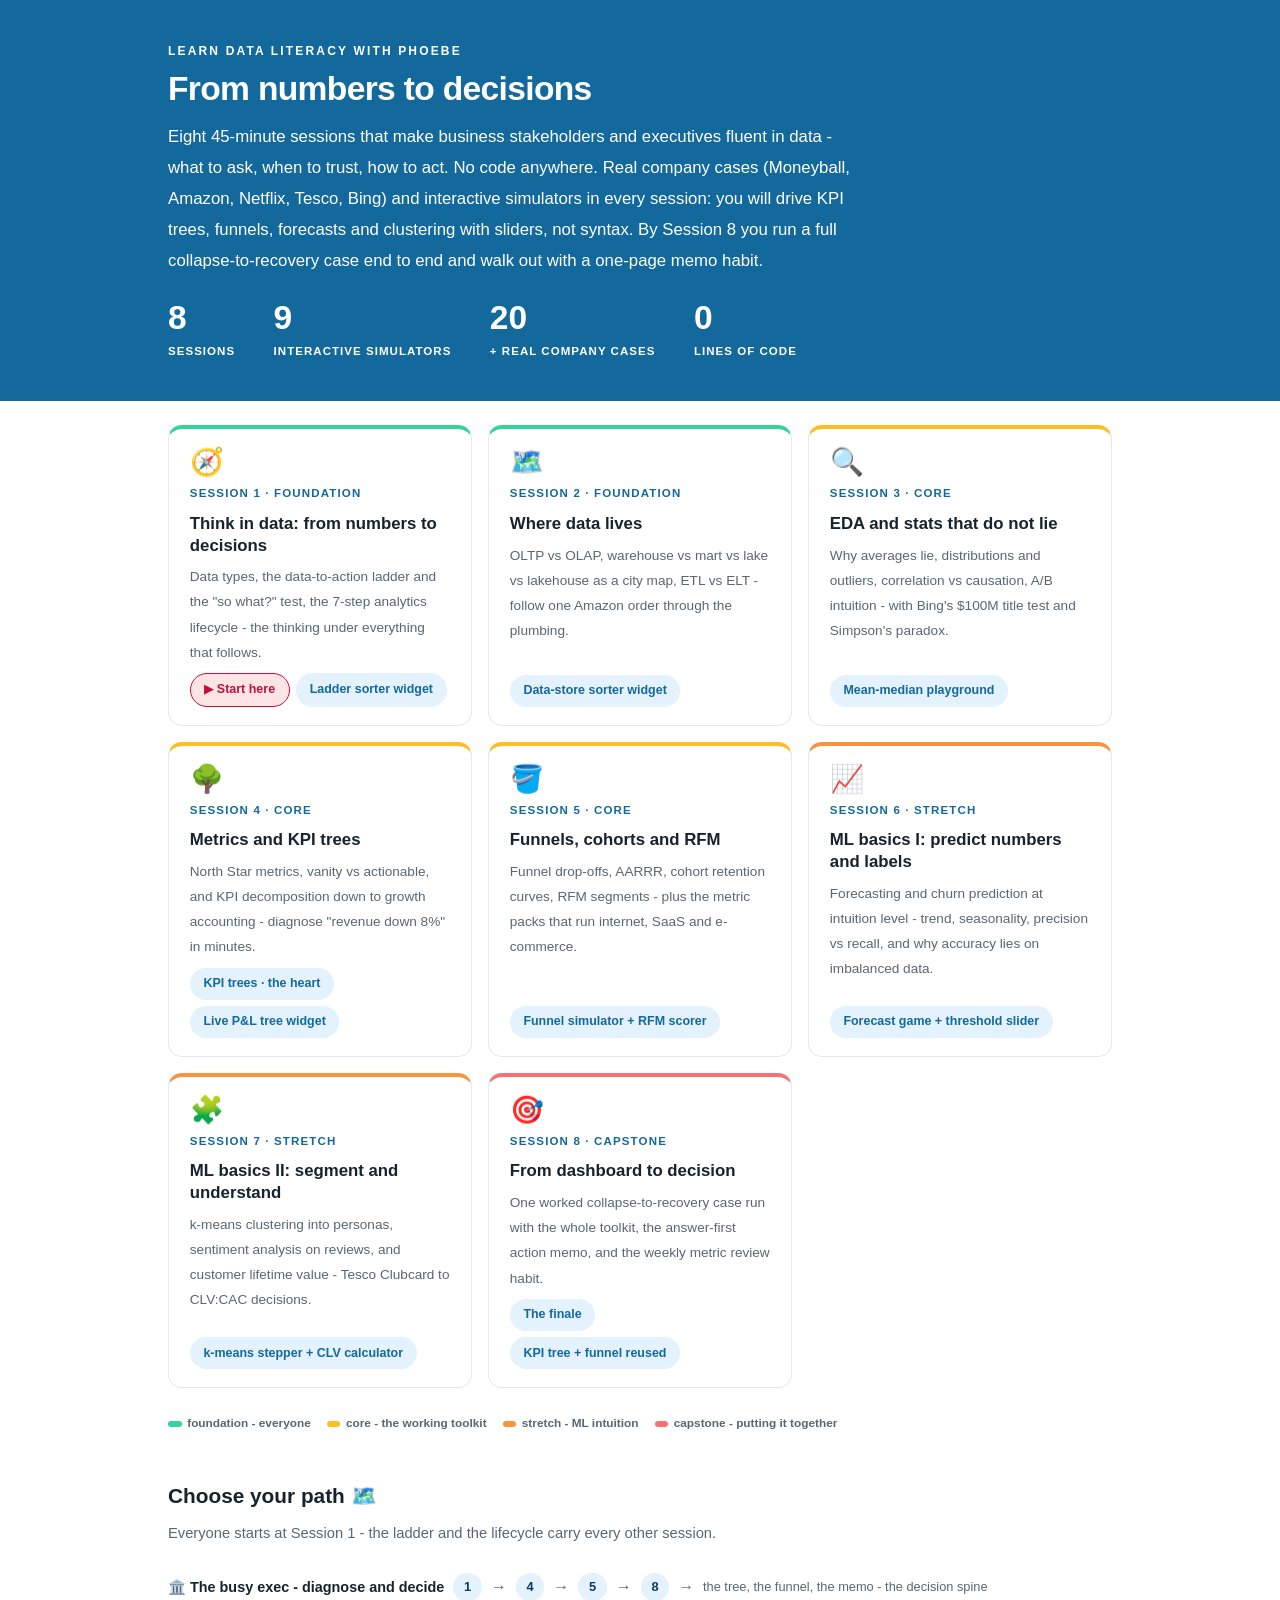
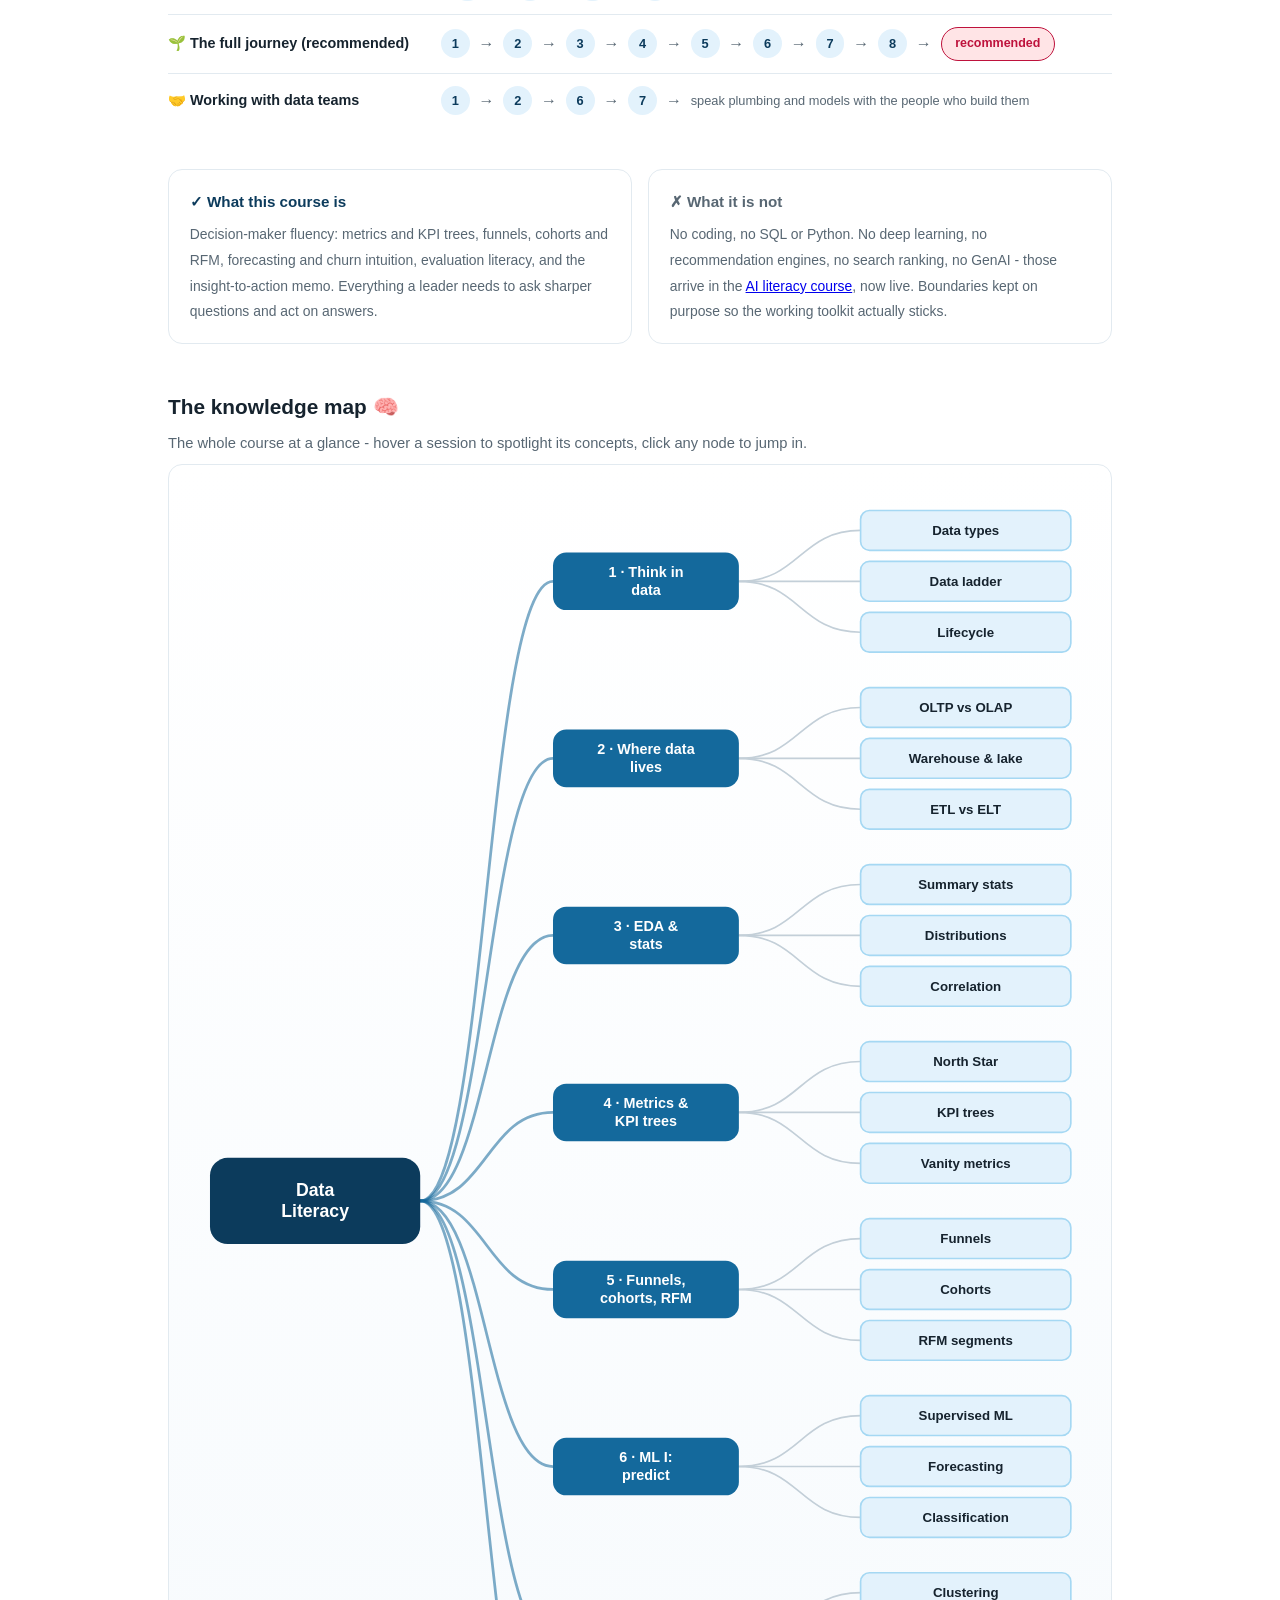
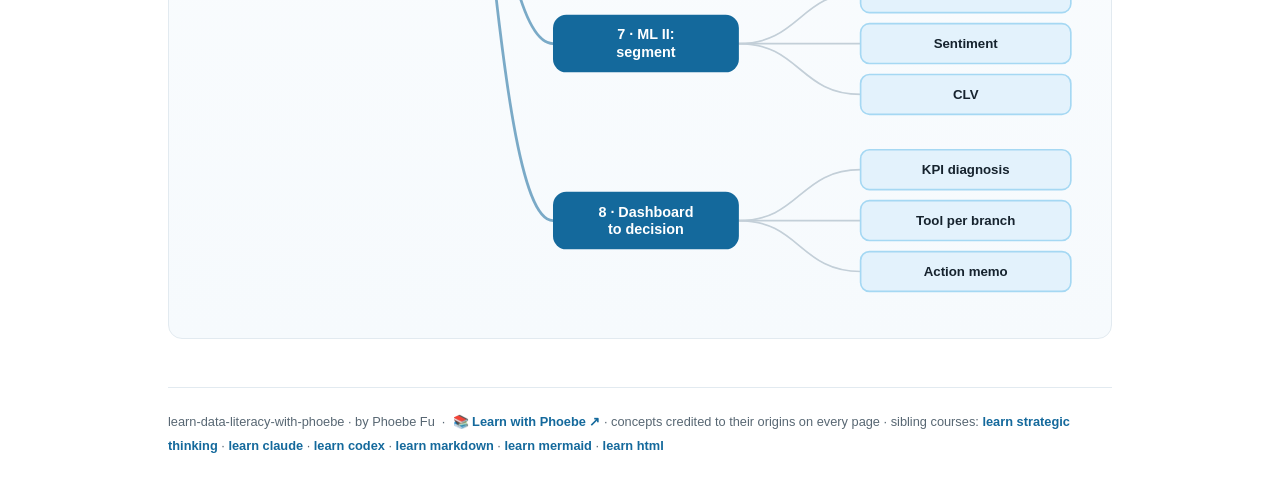
<file: index.html>
<!DOCTYPE html>
<html lang="en">
<head>
<meta charset="UTF-8">
<meta name="viewport" content="width=device-width, initial-scale=1.0">
<!-- social:start -->
<meta name="description" content="Eight 45-minute sessions that make business stakeholders and executives fluent in data - what to ask, when to trust, how to act. No code anywhere. Real company cases (Moneyball, Amazon, Netflix...">
<meta property="og:type" content="article">
<meta property="og:site_name" content="Learn with Phoebe">
<meta property="og:title" content="learn data literacy with phoebe - from numbers to decisions">
<meta property="og:description" content="Eight 45-minute sessions that make business stakeholders and executives fluent in data - what to ask, when to trust, how to act. No code anywhere. Real company cases (Moneyball, Amazon, Netflix...">
<meta property="og:url" content="https://phoebefu6.github.io/learn-data-literacy-with-phoebe/">
<meta property="og:image" content="https://phoebefu6.github.io/learn-data-literacy-with-phoebe/assets/og-cover.png">
<meta property="og:image:width" content="1200">
<meta property="og:image:height" content="630">
<meta name="twitter:card" content="summary_large_image">
<meta name="twitter:title" content="learn data literacy with phoebe - from numbers to decisions">
<meta name="twitter:description" content="Eight 45-minute sessions that make business stakeholders and executives fluent in data - what to ask, when to trust, how to act. No code anywhere. Real company cases (Moneyball, Amazon, Netflix...">
<meta name="twitter:image" content="https://phoebefu6.github.io/learn-data-literacy-with-phoebe/assets/og-cover.png">
<!-- social:end -->
<title>learn data literacy with phoebe - from numbers to decisions</title>
<link rel="stylesheet" href="assets/style.css?v=40">
<style>
  .stats-row { display: flex; gap: 2.4rem; margin-top: 1.5rem; flex-wrap: wrap; }
  .stat b { display: block; font-size: 2.1rem; font-weight: 800; line-height: 1.05; font-variant-numeric: tabular-nums; }
  .stat span { font-size: .72rem; opacity: 1; text-transform: uppercase; letter-spacing: .09em; font-weight: 600; }

  .course-grid { display: grid; grid-template-columns: repeat(auto-fit, minmax(17rem, 1fr)); gap: 1rem; margin-top: 1.5rem; }
  .course-card {
    border: 1px solid var(--hairline);
    border-top: 4px solid var(--diff, var(--indigo));
    border-radius: var(--radius);
    padding: 1.2rem 1.3rem 1.1rem;
    display: flex;
    flex-direction: column;
    gap: .5rem;
    text-decoration: none;
    color: var(--ink);
    background: #fff;
    transition: box-shadow .15s ease, border-color .15s ease, transform .15s ease;
    position: relative;
  }
  .course-card:hover { border-color: var(--indigo-soft); border-top-color: var(--diff, var(--indigo)); box-shadow: 0 8px 28px rgba(76,29,149,.13); transform: translateY(-3px); }
  .course-card .cicon { font-size: 1.7rem; line-height: 1; }
  .course-card .cnum { font-size: .72rem; font-weight: 700; color: var(--indigo); text-transform: uppercase; letter-spacing: .1em; }
  .course-card h3 { font-size: 1.05rem; font-weight: 800; line-height: 1.3; }
  .course-card p { font-size: .85rem; color: var(--muted); flex: 1; }
  .course-card .meta { display: flex; gap: .4rem; flex-wrap: wrap; }

  .diff-legend { display: flex; gap: 1rem; margin-top: 1.6rem; font-size: .74rem; color: var(--muted); font-weight: 600; flex-wrap: wrap; }
  .diff-legend i { display: inline-block; width: .85rem; height: .35rem; border-radius: 999px; margin-right: .35rem; vertical-align: middle; }

  .paths { margin-top: 2.6rem; }
  .paths h2 { font-size: 1.3rem; font-weight: 800; margin-bottom: .3rem; }
  .paths .plede { color: var(--muted); font-size: .92rem; margin-bottom: .8rem; }
  .path { display: flex; gap: .55rem; align-items: center; padding: .75rem 0; border-bottom: .5px solid var(--hairline); flex-wrap: wrap; }
  .path:last-child { border-bottom: none; }
  .path b { min-width: 16.5rem; font-size: .9rem; }
  .path .pstep { background: var(--indigo-50); color: var(--indigo-deep); border-radius: 999px; padding: .16rem .68rem; font-weight: 700; font-size: .8rem; text-decoration: none; transition: all .12s ease; }
  .path .pstep:hover { background: var(--indigo); color: #fff; }
  .path .parr { color: var(--muted); font-weight: 700; }

  .isnot { display: grid; grid-template-columns: repeat(auto-fit, minmax(17rem, 1fr)); gap: 1rem; margin-top: 2.6rem; }
  .isnot .half { border: 1px solid var(--hairline); border-radius: var(--radius); padding: 1.1rem 1.3rem; background: #fff; }
  .isnot .half h3 { font-size: .95rem; font-weight: 800; margin-bottom: .4rem; }
  .isnot .half p { font-size: .87rem; color: var(--muted); }
  .isnot .is h3 { color: var(--indigo-deep); }
  .isnot .not h3 { color: var(--muted); }

  .mm-section { margin-top: 1.6rem; }
  .mm-section h2 { font-size: 1.3rem; font-weight: 800; margin-bottom: .2rem; }
  .mm-section .mm-lede { color: var(--muted); font-size: .92rem; margin-bottom: .4rem; }
  .mm-wrap { border: 1px solid var(--hairline); border-radius: var(--radius); background: linear-gradient(180deg,#fff, #F6FAFD); padding: .6rem; overflow-x: auto; }
  .mm-svg { width: 100%; height: auto; display: block; max-width: 60rem; margin: 0 auto; min-width: 34rem; }
  .mm-link { cursor: pointer; text-decoration: none; }
  .mm-node rect { transition: opacity .15s ease, filter .15s ease; }
  .mm-node text { pointer-events: none; }
  .mm-link:hover .mm-node rect { filter: brightness(1.06); }
  .mm-edge { transition: opacity .15s ease; }
</style>
</head>
<body>

<header class="masthead">
  <div class="wrap">
    <div class="eyebrow">Learn Data Literacy with Phoebe</div>
    <h1>From numbers to <span class="accent">decisions</span></h1>
    <p class="sub">Eight 45-minute sessions that make business stakeholders and executives fluent in data - what to ask, when to trust, how to act. No code anywhere. Real company cases (Moneyball, Amazon, Netflix, Tesco, Bing) and interactive simulators in every session: you will drive KPI trees, funnels, forecasts and clustering with sliders, not syntax. By Session 8 you run a full collapse-to-recovery case end to end and walk out with a one-page memo habit.</p>
    <div class="stats-row">
      <div class="stat"><b data-count="8">8</b><span>sessions</span></div>
      <div class="stat"><b data-count="9">9</b><span>interactive simulators</span></div>
      <div class="stat"><b data-count="20">20</b><span>+ real company cases</span></div>
      <div class="stat"><b data-count="0">0</b><span>lines of code</span></div>
    </div>
  </div>
</header>

<main class="wrap">
  

  <section class="section">
    <div class="course-grid">
      <a class="course-card" href="courses/01-think-in-data.html" style="--diff:#34D399">
        <span class="cicon">🧭</span>
        <span class="cnum">Session 1 · foundation</span>
        <h3>Think in data: from numbers to decisions</h3>
        <p>Data types, the data-to-action ladder and the "so what?" test, the 7-step analytics lifecycle - the thinking under everything that follows.</p>
        <span class="meta"><span class="pill amber">▶ Start here</span><span class="pill light">Ladder sorter widget</span></span>
      </a>
      <a class="course-card" href="courses/02-where-data-lives.html" style="--diff:#34D399">
        <span class="cicon">🗺️</span>
        <span class="cnum">Session 2 · foundation</span>
        <h3>Where data lives</h3>
        <p>OLTP vs OLAP, warehouse vs mart vs lake vs lakehouse as a city map, ETL vs ELT - follow one Amazon order through the plumbing.</p>
        <span class="meta"><span class="pill light">Data-store sorter widget</span></span>
      </a>
      <a class="course-card" href="courses/03-eda-and-stats.html" style="--diff:#FBBF24">
        <span class="cicon">🔍</span>
        <span class="cnum">Session 3 · core</span>
        <h3>EDA and stats that do not lie</h3>
        <p>Why averages lie, distributions and outliers, correlation vs causation, A/B intuition - with Bing's $100M title test and Simpson's paradox.</p>
        <span class="meta"><span class="pill light">Mean-median playground</span></span>
      </a>
      <a class="course-card" href="courses/04-metrics-and-kpi-trees.html" style="--diff:#FBBF24">
        <span class="cicon">🌳</span>
        <span class="cnum">Session 4 · core</span>
        <h3>Metrics and KPI trees</h3>
        <p>North Star metrics, vanity vs actionable, and KPI decomposition down to growth accounting - diagnose "revenue down 8%" in minutes.</p>
        <span class="meta"><span class="pill light">KPI trees · the heart</span><span class="pill light">Live P&amp;L tree widget</span></span>
      </a>
      <a class="course-card" href="courses/05-funnels-cohorts-rfm.html" style="--diff:#FBBF24">
        <span class="cicon">🪣</span>
        <span class="cnum">Session 5 · core</span>
        <h3>Funnels, cohorts and RFM</h3>
        <p>Funnel drop-offs, AARRR, cohort retention curves, RFM segments - plus the metric packs that run internet, SaaS and e-commerce.</p>
        <span class="meta"><span class="pill light">Funnel simulator + RFM scorer</span></span>
      </a>
      <a class="course-card" href="courses/06-ml-basics-predict.html" style="--diff:#FB923C">
        <span class="cicon">📈</span>
        <span class="cnum">Session 6 · stretch</span>
        <h3>ML basics I: predict numbers and labels</h3>
        <p>Forecasting and churn prediction at intuition level - trend, seasonality, precision vs recall, and why accuracy lies on imbalanced data.</p>
        <span class="meta"><span class="pill light">Forecast game + threshold slider</span></span>
      </a>
      <a class="course-card" href="courses/07-ml-basics-segment.html" style="--diff:#FB923C">
        <span class="cicon">🧩</span>
        <span class="cnum">Session 7 · stretch</span>
        <h3>ML basics II: segment and understand</h3>
        <p>k-means clustering into personas, sentiment analysis on reviews, and customer lifetime value - Tesco Clubcard to CLV:CAC decisions.</p>
        <span class="meta"><span class="pill light">k-means stepper + CLV calculator</span></span>
      </a>
      <a class="course-card" href="courses/08-dashboard-to-decision.html" style="--diff:#F87171">
        <span class="cicon">🎯</span>
        <span class="cnum">Session 8 · capstone</span>
        <h3>From dashboard to decision</h3>
        <p>One worked collapse-to-recovery case run with the whole toolkit, the answer-first action memo, and the weekly metric review habit.</p>
        <span class="meta"><span class="pill light">The finale</span><span class="pill light">KPI tree + funnel reused</span></span>
      </a>
    </div>
    <div class="diff-legend">
      <span><i style="background:#34D399"></i>foundation - everyone</span>
      <span><i style="background:#FBBF24"></i>core - the working toolkit</span>
      <span><i style="background:#FB923C"></i>stretch - ML intuition</span>
      <span><i style="background:#F87171"></i>capstone - putting it together</span>
    </div>

    <div class="paths">
      <h2>Choose your path 🗺️</h2>
      <p class="plede">Everyone starts at Session 1 - the ladder and the lifecycle carry every other session.</p>
      <div class="path"><b>🏛️ The busy exec - diagnose and decide</b>
        <a class="pstep" href="courses/01-think-in-data.html">1</a><span class="parr">→</span>
        <a class="pstep" href="courses/04-metrics-and-kpi-trees.html">4</a><span class="parr">→</span>
        <a class="pstep" href="courses/05-funnels-cohorts-rfm.html">5</a><span class="parr">→</span>
        <a class="pstep" href="courses/08-dashboard-to-decision.html">8</a><span class="parr">→</span>
        <span style="font-size:.8rem;color:var(--muted)">the tree, the funnel, the memo - the decision spine</span>
      </div>
      <div class="path"><b>🌱 The full journey (recommended)</b>
        <a class="pstep" href="courses/01-think-in-data.html">1</a><span class="parr">→</span>
        <a class="pstep" href="courses/02-where-data-lives.html">2</a><span class="parr">→</span>
        <a class="pstep" href="courses/03-eda-and-stats.html">3</a><span class="parr">→</span>
        <a class="pstep" href="courses/04-metrics-and-kpi-trees.html">4</a><span class="parr">→</span>
        <a class="pstep" href="courses/05-funnels-cohorts-rfm.html">5</a><span class="parr">→</span>
        <a class="pstep" href="courses/06-ml-basics-predict.html">6</a><span class="parr">→</span>
        <a class="pstep" href="courses/07-ml-basics-segment.html">7</a><span class="parr">→</span>
        <a class="pstep" href="courses/08-dashboard-to-decision.html">8</a><span class="parr">→</span>
        <span class="pill amber">recommended</span>
      </div>
      <div class="path"><b>🤝 Working with data teams</b>
        <a class="pstep" href="courses/01-think-in-data.html">1</a><span class="parr">→</span>
        <a class="pstep" href="courses/02-where-data-lives.html">2</a><span class="parr">→</span>
        <a class="pstep" href="courses/06-ml-basics-predict.html">6</a><span class="parr">→</span>
        <a class="pstep" href="courses/07-ml-basics-segment.html">7</a><span class="parr">→</span>
        <span style="font-size:.8rem;color:var(--muted)">speak plumbing and models with the people who build them</span>
      </div>
    </div>

    <div class="isnot">
      <div class="half is">
        <h3>✓ What this course is</h3>
        <p>Decision-maker fluency: metrics and KPI trees, funnels, cohorts and RFM, forecasting and churn intuition, evaluation literacy, and the insight-to-action memo. Everything a leader needs to ask sharper questions and act on answers.</p>
      </div>
      <div class="half not">
        <h3>✗ What it is not</h3>
        <p>No coding, no SQL or Python. No deep learning, no recommendation engines, no search ranking, no GenAI - those arrive in the <a href="https://phoebefu6.github.io/learn-ai-literacy-with-phoebe/">AI literacy course</a>, now live. Boundaries kept on purpose so the working toolkit actually sticks.</p>
      </div>
    </div>
  </section>

  <section class="section mm-section">
    <h2>The knowledge map 🧠</h2>
    <p class="mm-lede">The whole course at a glance - hover a session to spotlight its concepts, click any node to jump in.</p>
    <div class="mm-wrap"><div id="mindmap"></div></div>
  </section>

  <footer class="pagefoot">
    <span>learn-data-literacy-with-phoebe · by Phoebe Fu &nbsp;·&nbsp; 📚 <a href="https://phoebefu6.github.io/learn-with-phoebe/">Learn with Phoebe ↗</a> · concepts credited to their origins on every page · sibling courses: <a href="https://phoebefu6.github.io/learn-strategic-thinking-with-phoebe/">learn strategic thinking</a> · <a href="https://phoebefu6.github.io/learn-claude-with-phoebe/">learn claude</a> · <a href="https://phoebefu6.github.io/learn-codex-with-phoebe/">learn codex</a> · <a href="https://phoebefu6.github.io/learn-markdown-with-phoebe/">learn markdown</a> · <a href="https://phoebefu6.github.io/learn-mermaid-with-phoebe/">learn mermaid</a> · <a href="https://phoebefu6.github.io/learn-html-with-phoebe/">learn html</a></span>
  </footer>
</main>

<script>
window.MINDMAP_DATA = {
  title: "Data\nLiteracy",
  centerColor: "#0C3B5C",
  sessions: [
    { label: "Think in\ndata", href: "courses/01-think-in-data.html", color: "#34D399",
      concepts: [
        { label: "Data types", href: "courses/01-think-in-data.html" },
        { label: "Data ladder", href: "courses/01-think-in-data.html" },
        { label: "Lifecycle", href: "courses/01-think-in-data.html" } ] },
    { label: "Where data\nlives", href: "courses/02-where-data-lives.html", color: "#34D399",
      concepts: [
        { label: "OLTP vs OLAP", href: "courses/02-where-data-lives.html" },
        { label: "Warehouse & lake", href: "courses/02-where-data-lives.html" },
        { label: "ETL vs ELT", href: "courses/02-where-data-lives.html" } ] },
    { label: "EDA &\nstats", href: "courses/03-eda-and-stats.html", color: "#FBBF24",
      concepts: [
        { label: "Summary stats", href: "courses/03-eda-and-stats.html" },
        { label: "Distributions", href: "courses/03-eda-and-stats.html" },
        { label: "Correlation", href: "courses/03-eda-and-stats.html" } ] },
    { label: "Metrics &\nKPI trees", href: "courses/04-metrics-and-kpi-trees.html", color: "#FBBF24",
      concepts: [
        { label: "North Star", href: "courses/04-metrics-and-kpi-trees.html" },
        { label: "KPI trees", href: "courses/04-metrics-and-kpi-trees.html" },
        { label: "Vanity metrics", href: "courses/04-metrics-and-kpi-trees.html" } ] },
    { label: "Funnels,\ncohorts, RFM", href: "courses/05-funnels-cohorts-rfm.html", color: "#FBBF24",
      concepts: [
        { label: "Funnels", href: "courses/05-funnels-cohorts-rfm.html" },
        { label: "Cohorts", href: "courses/05-funnels-cohorts-rfm.html" },
        { label: "RFM segments", href: "courses/05-funnels-cohorts-rfm.html" } ] },
    { label: "ML I:\npredict", href: "courses/06-ml-basics-predict.html", color: "#FB923C",
      concepts: [
        { label: "Supervised ML", href: "courses/06-ml-basics-predict.html" },
        { label: "Forecasting", href: "courses/06-ml-basics-predict.html" },
        { label: "Classification", href: "courses/06-ml-basics-predict.html" } ] },
    { label: "ML II:\nsegment", href: "courses/07-ml-basics-segment.html", color: "#FB923C",
      concepts: [
        { label: "Clustering", href: "courses/07-ml-basics-segment.html" },
        { label: "Sentiment", href: "courses/07-ml-basics-segment.html" },
        { label: "CLV", href: "courses/07-ml-basics-segment.html" } ] },
    { label: "Dashboard\nto decision", href: "courses/08-dashboard-to-decision.html", color: "#F87171",
      concepts: [
        { label: "KPI diagnosis", href: "courses/08-dashboard-to-decision.html" },
        { label: "Tool per branch", href: "courses/08-dashboard-to-decision.html" },
        { label: "Action memo", href: "courses/08-dashboard-to-decision.html" } ] }
  ]
};
</script>
<script src="assets/mindmap.js?v=17"></script>
<script src="assets/app.js?v=37"></script>
</body>
</html>
</file>
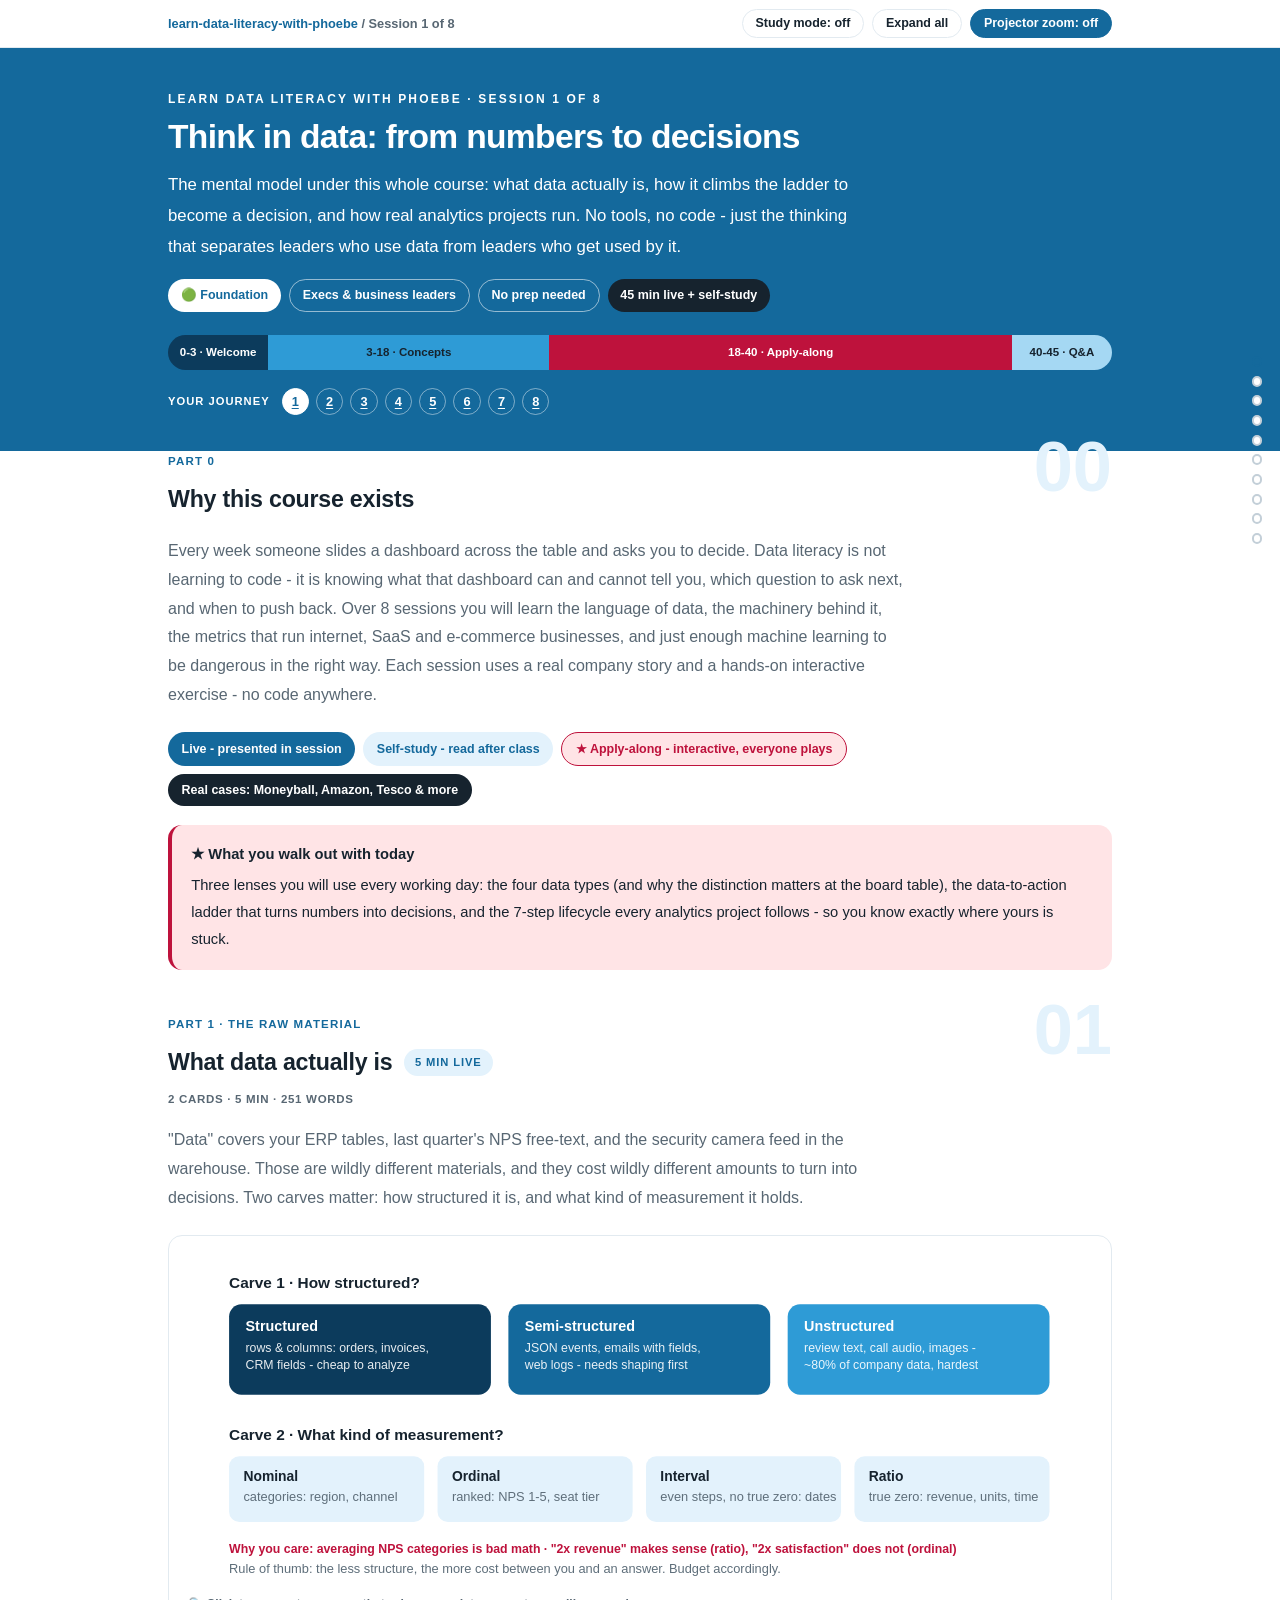
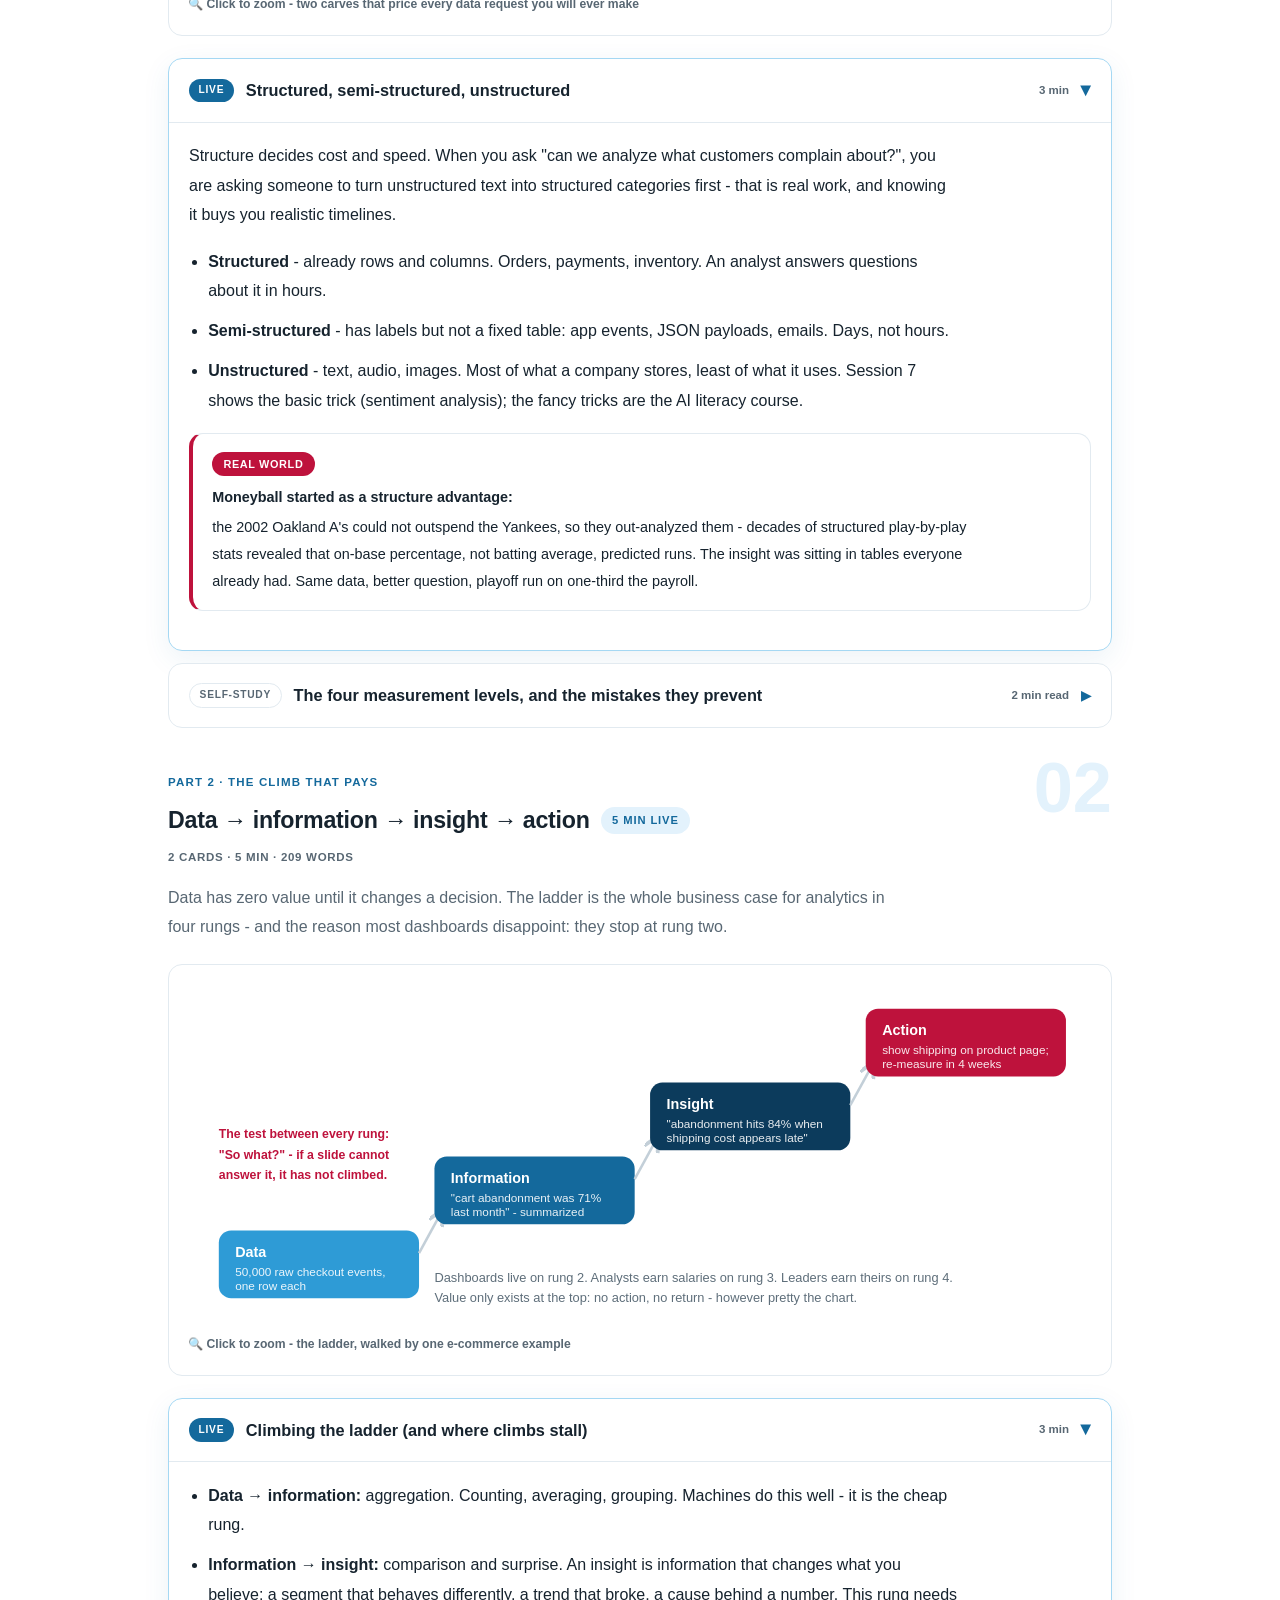
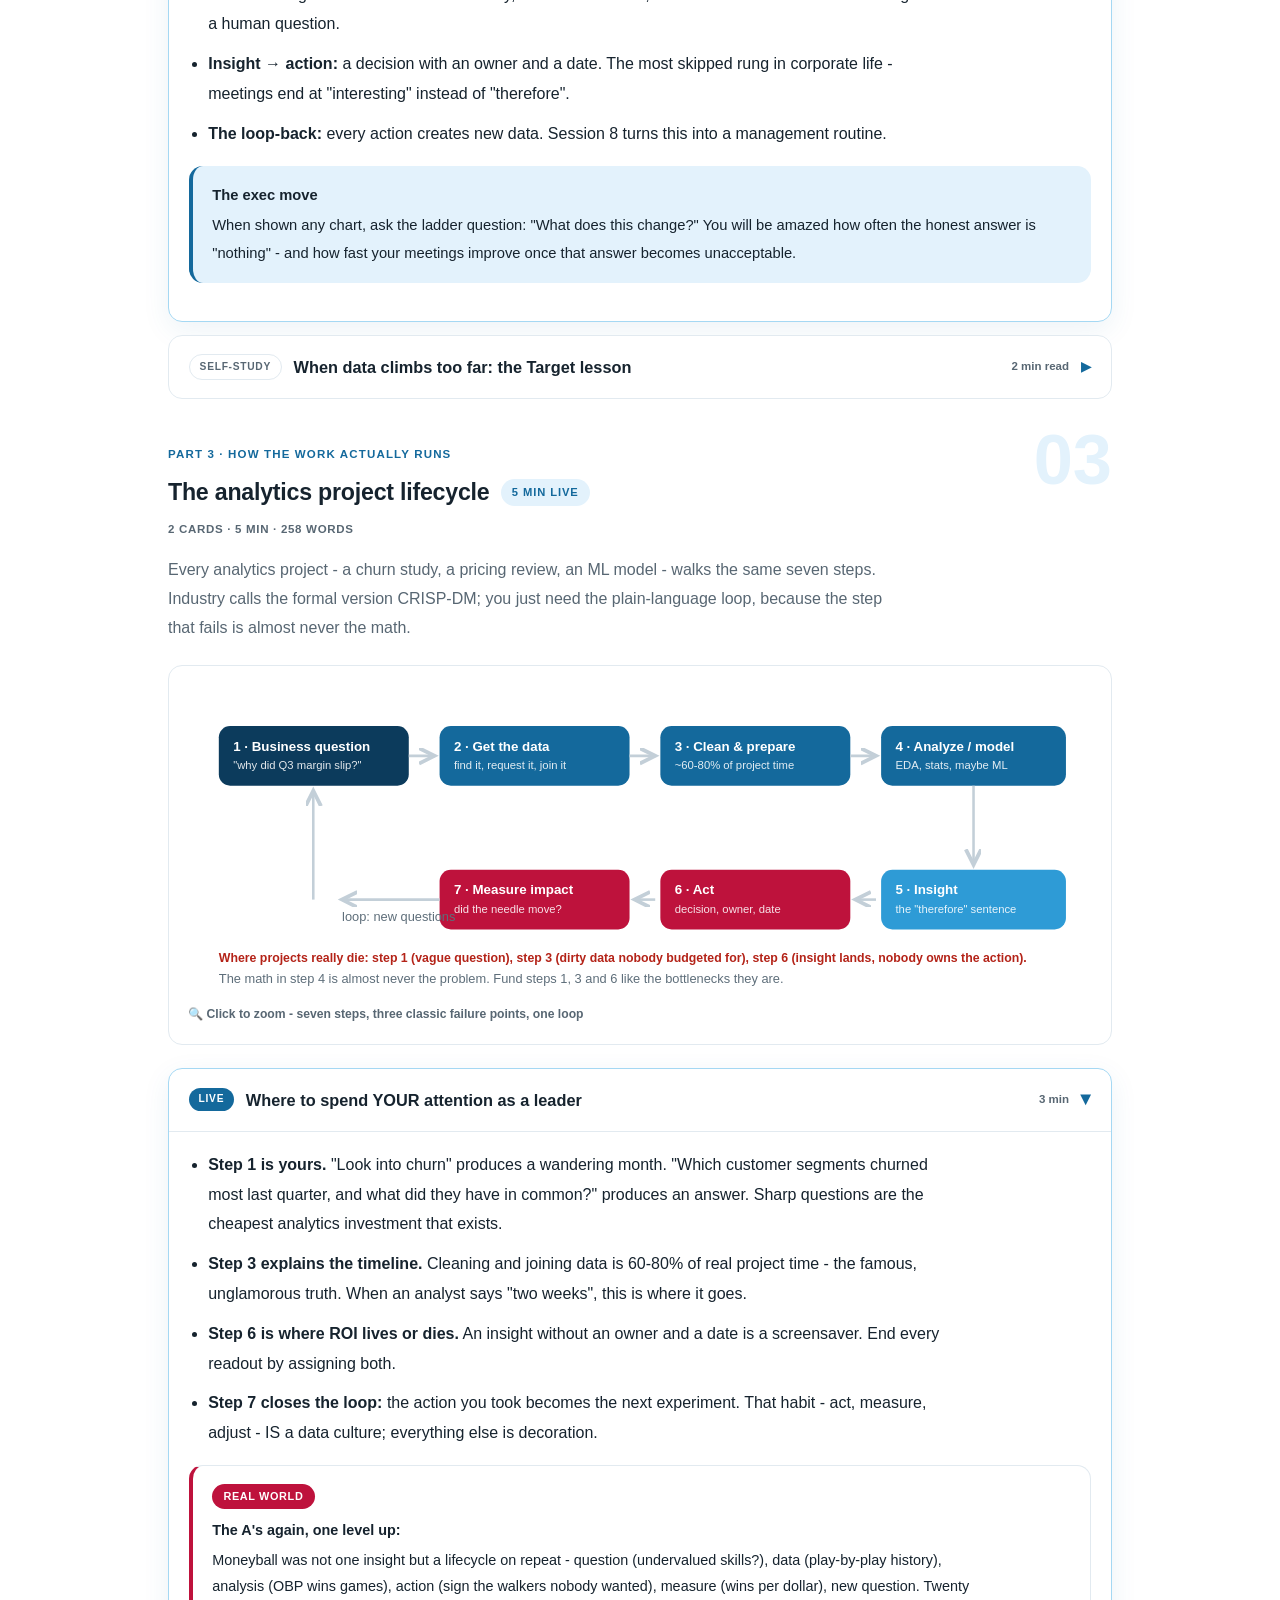
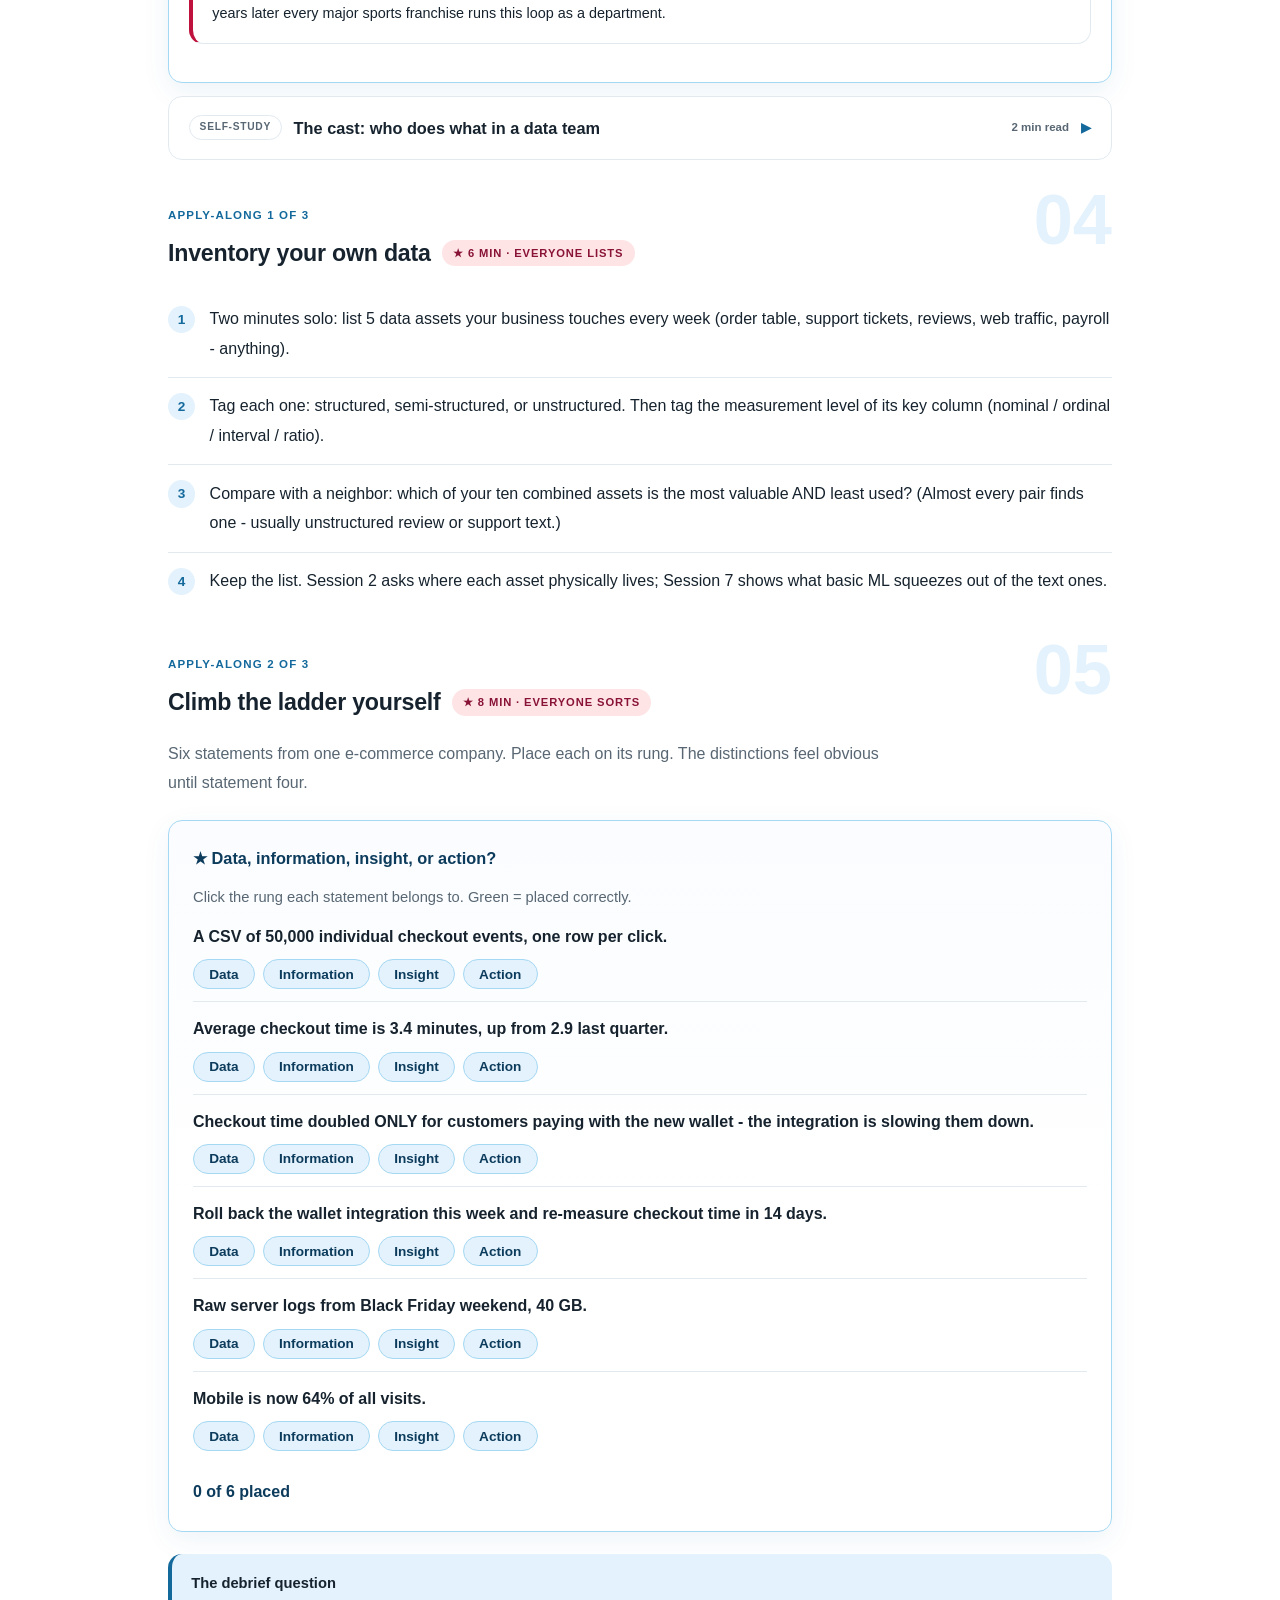
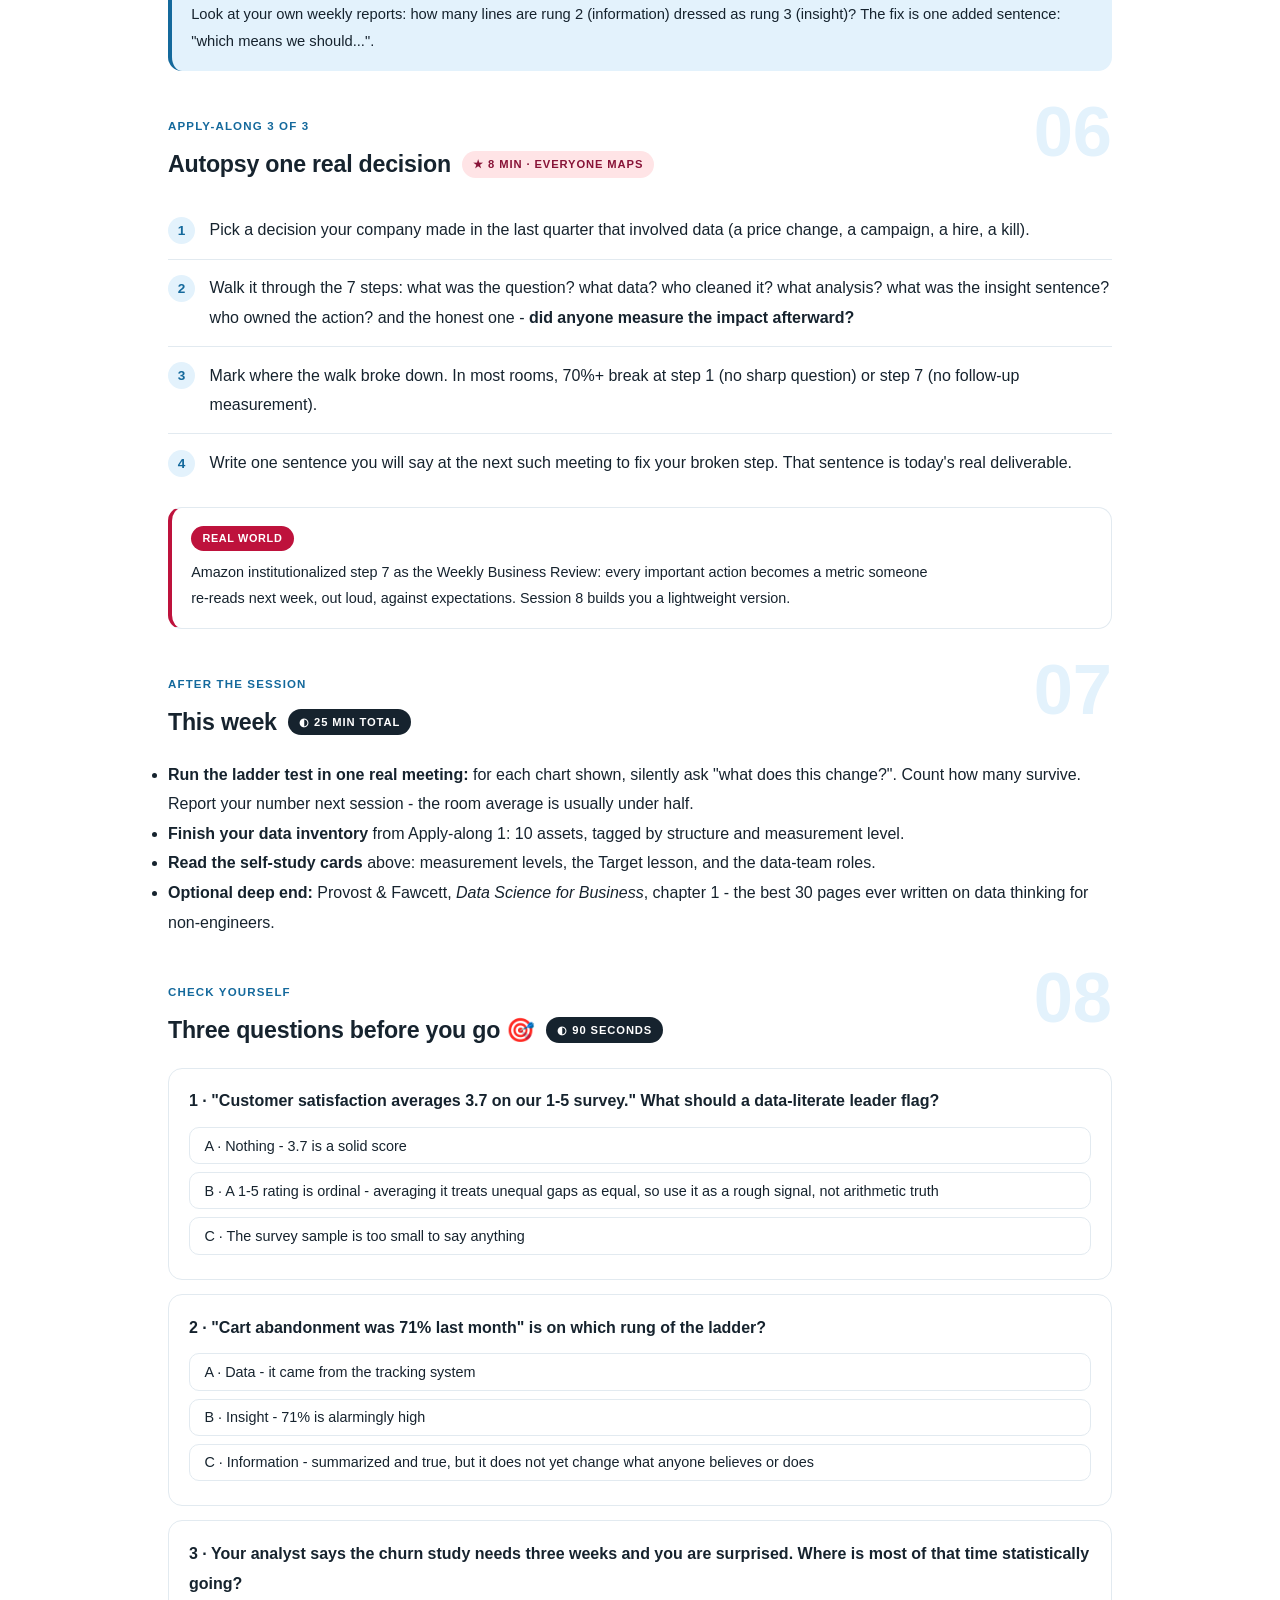
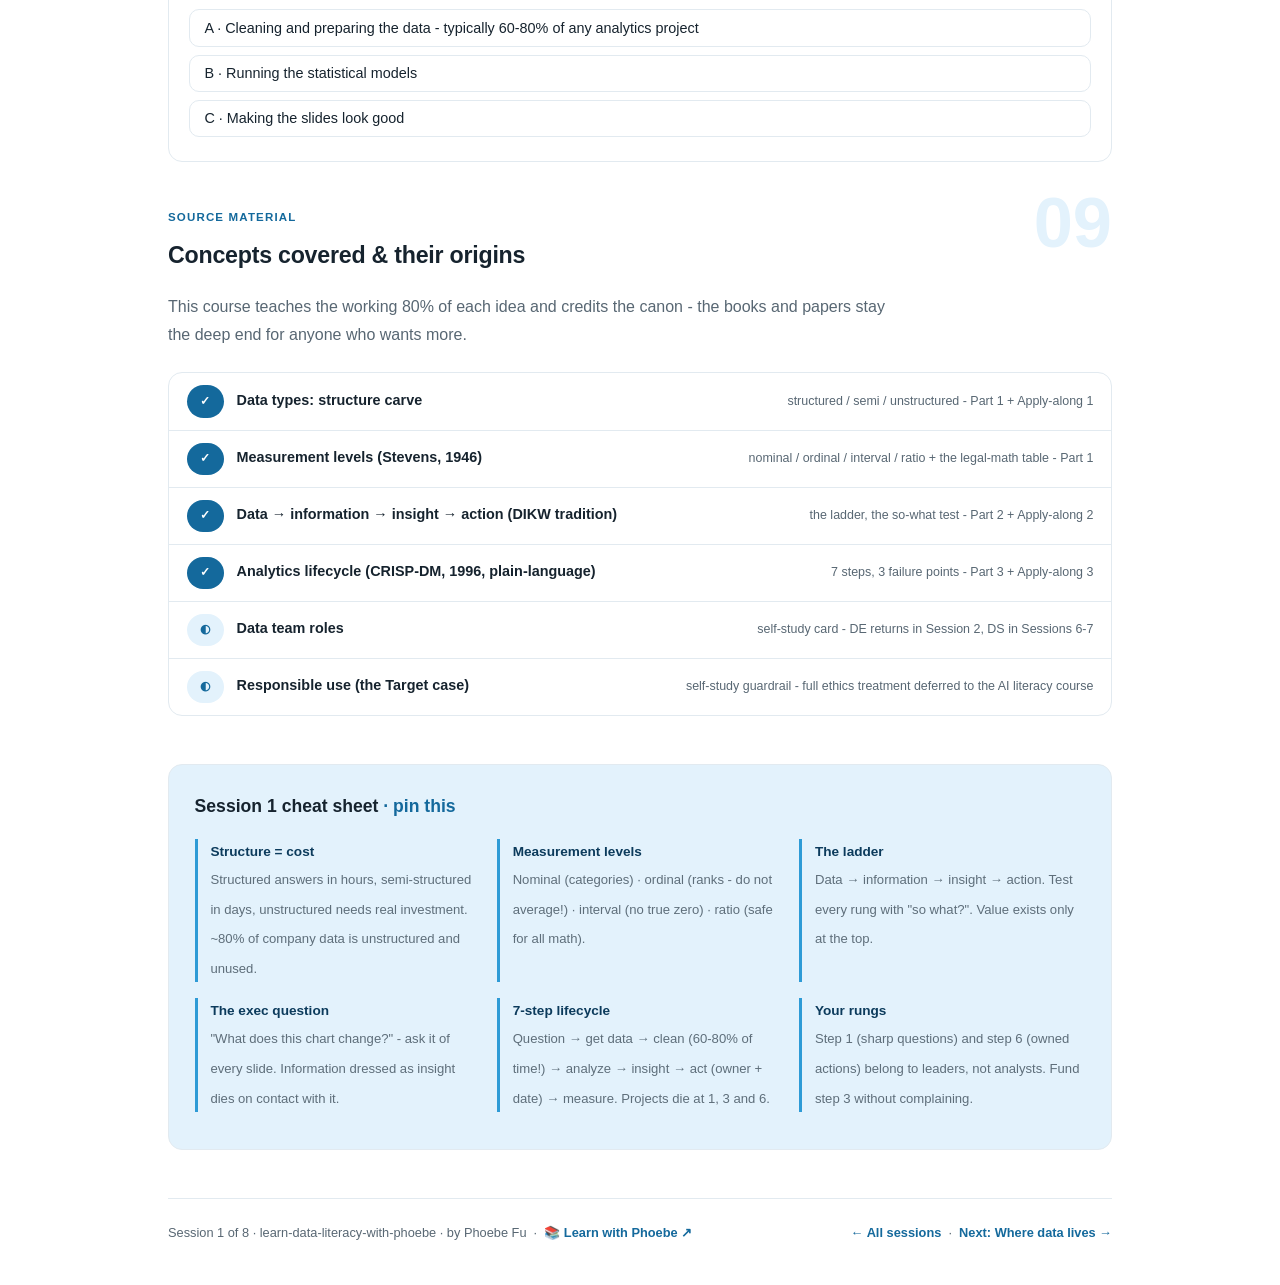
<file: courses/01-think-in-data.html>
<!DOCTYPE html>
<html lang="en">
<head>
<meta charset="UTF-8">
<meta name="viewport" content="width=device-width, initial-scale=1.0">
<!-- social:start -->
<meta name="description" content="Every week someone slides a dashboard across the table and asks you to decide. Data literacy is not learning to code - it is knowing what that dashboard can and cannot tell you, which...">
<meta property="og:type" content="article">
<meta property="og:site_name" content="Learn with Phoebe">
<meta property="og:title" content="Think in data: from numbers to decisions - learn data literacy with phoebe">
<meta property="og:description" content="Every week someone slides a dashboard across the table and asks you to decide. Data literacy is not learning to code - it is knowing what that dashboard can and cannot tell you, which...">
<meta property="og:url" content="https://phoebefu6.github.io/learn-data-literacy-with-phoebe/courses/01-think-in-data.html">
<meta property="og:image" content="https://phoebefu6.github.io/learn-data-literacy-with-phoebe/assets/og-cover.png">
<meta property="og:image:width" content="1200">
<meta property="og:image:height" content="630">
<meta name="twitter:card" content="summary_large_image">
<meta name="twitter:title" content="Think in data: from numbers to decisions - learn data literacy with phoebe">
<meta name="twitter:description" content="Every week someone slides a dashboard across the table and asks you to decide. Data literacy is not learning to code - it is knowing what that dashboard can and cannot tell you, which...">
<meta name="twitter:image" content="https://phoebefu6.github.io/learn-data-literacy-with-phoebe/assets/og-cover.png">
<!-- social:end -->
<title>Session 1 · Think in data - learn data literacy with phoebe</title>
<link rel="stylesheet" href="../assets/style.css?v=39">
</head>
<body>

<div class="toolbar">
  <div class="wrap">
    <span class="crumb"><a href="../index.html">learn-data-literacy-with-phoebe</a> / Session 1 of 8</span>
    <button class="btn" id="toggle-all" type="button">Expand all</button>
    <button class="btn primary" id="zoom-toggle" type="button">Projector zoom: off</button>
  </div>
</div>

<header class="masthead">
  <div class="wrap">
    <div class="eyebrow">Learn Data Literacy with Phoebe · Session 1 of 8</div>
    <h1>Think in data: <span class="accent">from numbers to decisions</span></h1>
    <p class="sub">The mental model under this whole course: what data actually is, how it climbs the ladder to become a decision, and how real analytics projects run. No tools, no code - just the thinking that separates leaders who use data from leaders who get used by it.</p>
    <div class="chip-row">
      <span class="chip level">🟢 Foundation</span>
      <span class="chip audience">Execs &amp; business leaders</span>
      <span class="chip audience">No prep needed</span>
      <span class="chip time">45 min live + self-study</span>
    </div>
    <div class="agenda">
      <span class="a1" style="flex:1">0-3 · Welcome</span>
      <span class="a2" style="flex:3">3-18 · Concepts</span>
      <span class="a3" style="flex:5">18-40 · Apply-along</span>
      <span class="a4" style="flex:1">40-45 · Q&amp;A</span>
    </div>
  </div>
</header>

<main class="wrap">

  <!-- ============ INTRO ============ -->
  <section class="section" id="intro">
    <div class="section-kicker">
      <span class="klabel">Part 0</span>
      <h2>Why this course exists</h2>
    </div>
    <p class="lede">Every week someone slides a dashboard across the table and asks you to decide. Data literacy is not learning to code - it is knowing what that dashboard can and cannot tell you, which question to ask next, and when to push back. Over 8 sessions you will learn the language of data, the machinery behind it, the metrics that run internet, SaaS and e-commerce businesses, and just enough machine learning to be dangerous in the right way. Each session uses a real company story and a hands-on interactive exercise - no code anywhere.</p>
    <div class="legend">
      <span class="pill solid">Live - presented in session</span>
      <span class="pill light">Self-study - read after class</span>
      <span class="pill amber">★ Apply-along - interactive, everyone plays</span>
      <span class="pill inkpill">Real cases: Moneyball, Amazon, Tesco &amp; more</span>
    </div>
    <div class="callout win">
      <strong>★ What you walk out with today</strong>
      Three lenses you will use every working day: the four data types (and why the distinction matters at the board table), the data-to-action ladder that turns numbers into decisions, and the 7-step lifecycle every analytics project follows - so you know exactly where yours is stuck.
    </div>
  </section>

  <!-- ============ PART 1: DATA TYPES ============ -->
  <section class="section" id="data-types">
    <div class="section-kicker">
      <span class="klabel">Part 1 · the raw material</span>
      <h2>What data actually is <span class="tag concept">5 min live</span></h2>
    </div>
    <p class="lede">"Data" covers your ERP tables, last quarter's NPS free-text, and the security camera feed in the warehouse. Those are wildly different materials, and they cost wildly different amounts to turn into decisions. Two carves matter: how structured it is, and what kind of measurement it holds.</p>

    <figure class="zoomable">
      <svg viewBox="0 0 880 320" xmlns="http://www.w3.org/2000/svg" role="img" aria-label="Data types: structured, semi-structured, unstructured columns with examples, plus measurement levels below">
        <style>
          .dtT { font: 700 14px Inter, sans-serif; fill: #FFFFFF; }
          .dtS { font: 400 12px Inter, sans-serif; fill: #FFFFFF; opacity: .9; }
          .dtH { font: 700 15px Inter, sans-serif; fill: #16232E; }
          .dtX { font: 400 12.5px Inter, sans-serif; fill: #5E6E7A; }
          .dtN { font: 600 12px Inter, sans-serif; fill: #BE123C; }
        </style>
        <text class="dtH" x="40" y="32">Carve 1 · How structured?</text>
        <rect x="40" y="48" width="255" height="88" rx="12" fill="#0C3B5C"/>
        <text class="dtT" x="56" y="74">Structured</text>
        <text class="dtS" x="56" y="94">rows &amp; columns: orders, invoices,</text>
        <text class="dtS" x="56" y="111">CRM fields - cheap to analyze</text>
        <rect x="312" y="48" width="255" height="88" rx="12" fill="#14699C"/>
        <text class="dtT" x="328" y="74">Semi-structured</text>
        <text class="dtS" x="328" y="94">JSON events, emails with fields,</text>
        <text class="dtS" x="328" y="111">web logs - needs shaping first</text>
        <rect x="584" y="48" width="255" height="88" rx="12" fill="#2E9BD6"/>
        <text class="dtT" x="600" y="74">Unstructured</text>
        <text class="dtS" x="600" y="94">review text, call audio, images -</text>
        <text class="dtS" x="600" y="111">~80% of company data, hardest</text>
        <text class="dtH" x="40" y="180">Carve 2 · What kind of measurement?</text>
        <rect x="40" y="196" width="190" height="64" rx="10" fill="#E3F2FC"/>
        <text class="dtH" x="54" y="220" style="font-size:13.5px">Nominal</text>
        <text class="dtX" x="54" y="240">categories: region, channel</text>
        <rect x="243" y="196" width="190" height="64" rx="10" fill="#E3F2FC"/>
        <text class="dtH" x="257" y="220" style="font-size:13.5px">Ordinal</text>
        <text class="dtX" x="257" y="240">ranked: NPS 1-5, seat tier</text>
        <rect x="446" y="196" width="190" height="64" rx="10" fill="#E3F2FC"/>
        <text class="dtH" x="460" y="220" style="font-size:13.5px">Interval</text>
        <text class="dtX" x="460" y="240">even steps, no true zero: dates</text>
        <rect x="649" y="196" width="190" height="64" rx="10" fill="#E3F2FC"/>
        <text class="dtH" x="663" y="220" style="font-size:13.5px">Ratio</text>
        <text class="dtX" x="663" y="240">true zero: revenue, units, time</text>
        <text class="dtN" x="40" y="290">Why you care: averaging NPS categories is bad math · "2x revenue" makes sense (ratio), "2x satisfaction" does not (ordinal)</text>
        <text class="dtX" x="40" y="310">Rule of thumb: the less structure, the more cost between you and an answer. Budget accordingly.</text>
      </svg>
      <figcaption>🔍 Click to zoom - two carves that price every data request you will ever make</figcaption>
    </figure>

    <details class="card" open>
      <summary><span class="mode live">Live</span>Structured, semi-structured, unstructured<span class="mini">3 min</span><span class="caret">▶</span></summary>
      <div class="body">
        <p>Structure decides cost and speed. When you ask "can we analyze what customers complain about?", you are asking someone to turn unstructured text into structured categories first - that is real work, and knowing it buys you realistic timelines.</p>
        <ul>
          <li><strong>Structured</strong> - already rows and columns. Orders, payments, inventory. An analyst answers questions about it in hours.</li>
          <li><strong>Semi-structured</strong> - has labels but not a fixed table: app events, JSON payloads, emails. Days, not hours.</li>
          <li><strong>Unstructured</strong> - text, audio, images. Most of what a company stores, least of what it uses. Session 7 shows the basic trick (sentiment analysis); the fancy tricks are the AI literacy course.</li>
        </ul>
        <div class="callout example">
          <span class="ex-pill">Real world</span>
          <p><strong>Moneyball started as a structure advantage:</strong> the 2002 Oakland A's could not outspend the Yankees, so they out-analyzed them - decades of structured play-by-play stats revealed that on-base percentage, not batting average, predicted runs. The insight was sitting in tables everyone already had. Same data, better question, playoff run on one-third the payroll.</p>
        </div>
      </div>
    </details>

    <details class="card">
      <summary><span class="mode self">Self-study</span>The four measurement levels, and the mistakes they prevent<span class="mini">2 min read</span><span class="caret">▶</span></summary>
      <div class="body">
        <p>Nominal, ordinal, interval, ratio - a 1946 psychology paper (Stevens) that still decides which math is legal on which column.</p>
        <table class="clean">
          <thead><tr><th>Level</th><th>Example</th><th>Legal math</th><th>Classic mistake</th></tr></thead>
          <tbody>
            <tr><td>Nominal</td><td>region, payment method</td><td>counts, mode</td><td>"average region" - meaningless</td></tr>
            <tr><td>Ordinal</td><td>NPS bucket, support tier</td><td>median, ranking</td><td>averaging 1-5 ratings as if the gaps were equal</td></tr>
            <tr><td>Interval</td><td>dates, temperature</td><td>differences</td><td>"March is twice February" - no true zero</td></tr>
            <tr><td>Ratio</td><td>revenue, units, duration</td><td>everything incl. ratios</td><td>rare - this one is safe</td></tr>
          </tbody>
        </table>
        <p>The exec takeaway: when a slide averages an ordinal scale ("satisfaction is 3.7"), treat it as a rough signal, not arithmetic truth - and feel free to say so.</p>
      </div>
    </details>
  </section>

  <!-- ============ PART 2: THE LADDER ============ -->
  <section class="section" id="ladder">
    <div class="section-kicker">
      <span class="klabel">Part 2 · the climb that pays</span>
      <h2>Data → information → insight → action <span class="tag concept">5 min live</span></h2>
    </div>
    <p class="lede">Data has zero value until it changes a decision. The ladder is the whole business case for analytics in four rungs - and the reason most dashboards disappoint: they stop at rung two.</p>

    <figure class="zoomable">
      <svg viewBox="0 0 880 330" xmlns="http://www.w3.org/2000/svg" role="img" aria-label="Ascending ladder from data to information to insight to action, each rung with a definition and the cart abandonment example">
        <style>
          .laT { font: 700 14px Inter, sans-serif; fill: #FFFFFF; }
          .laS { font: 400 11.5px Inter, sans-serif; fill: #FFFFFF; opacity: .9; }
          .laX { font: 400 12.5px Inter, sans-serif; fill: #5E6E7A; }
          .laQ { font: 600 12px Inter, sans-serif; fill: #BE123C; }
          .laA { stroke: #C3CFD8; stroke-width: 2.5; fill: none; marker-end: url(#laAh); }
        </style>
        <defs>
          <marker id="laAh" markerWidth="8" markerHeight="8" refX="6" refY="3" orient="auto">
            <path d="M0,0 L6,3 L0,6" fill="none" stroke="#C3CFD8" stroke-width="1.5"/>
          </marker>
        </defs>
        <rect x="30" y="240" width="195" height="66" rx="12" fill="#2E9BD6"/>
        <text class="laT" x="46" y="266">Data</text>
        <text class="laS" x="46" y="284">50,000 raw checkout events,</text>
        <text class="laS" x="46" y="298">one row each</text>
        <line class="laA" x1="225" y1="262" x2="248" y2="220"/>
        <rect x="240" y="168" width="195" height="66" rx="12" fill="#14699C"/>
        <text class="laT" x="256" y="194">Information</text>
        <text class="laS" x="256" y="212">"cart abandonment was 71%</text>
        <text class="laS" x="256" y="226">last month" - summarized</text>
        <line class="laA" x1="435" y1="190" x2="458" y2="148"/>
        <rect x="450" y="96" width="195" height="66" rx="12" fill="#0C3B5C"/>
        <text class="laT" x="466" y="122">Insight</text>
        <text class="laS" x="466" y="140">"abandonment hits 84% when</text>
        <text class="laS" x="466" y="154">shipping cost appears late"</text>
        <line class="laA" x1="645" y1="118" x2="668" y2="76"/>
        <rect x="660" y="24" width="195" height="66" rx="12" fill="#BE123C"/>
        <text class="laT" x="676" y="50">Action</text>
        <text class="laS" x="676" y="68">show shipping on product page;</text>
        <text class="laS" x="676" y="82">re-measure in 4 weeks</text>
        <text class="laQ" x="30" y="150">The test between every rung:</text>
        <text class="laQ" x="30" y="170">"So what?" - if a slide cannot</text>
        <text class="laQ" x="30" y="190">answer it, it has not climbed.</text>
        <text class="laX" x="240" y="290">Dashboards live on rung 2. Analysts earn salaries on rung 3. Leaders earn theirs on rung 4.</text>
        <text class="laX" x="240" y="310">Value only exists at the top: no action, no return - however pretty the chart.</text>
      </svg>
      <figcaption>🔍 Click to zoom - the ladder, walked by one e-commerce example</figcaption>
    </figure>

    <details class="card" open>
      <summary><span class="mode live">Live</span>Climbing the ladder (and where climbs stall)<span class="mini">3 min</span><span class="caret">▶</span></summary>
      <div class="body">
        <ul>
          <li><strong>Data → information:</strong> aggregation. Counting, averaging, grouping. Machines do this well - it is the cheap rung.</li>
          <li><strong>Information → insight:</strong> comparison and surprise. An insight is information that changes what you believe: a segment that behaves differently, a trend that broke, a cause behind a number. This rung needs a human question.</li>
          <li><strong>Insight → action:</strong> a decision with an owner and a date. The most skipped rung in corporate life - meetings end at "interesting" instead of "therefore".</li>
          <li><strong>The loop-back:</strong> every action creates new data. Session 8 turns this into a management routine.</li>
        </ul>
        <div class="callout tip">
          <strong>The exec move</strong>
          When shown any chart, ask the ladder question: "What does this change?" You will be amazed how often the honest answer is "nothing" - and how fast your meetings improve once that answer becomes unacceptable.
        </div>
      </div>
    </details>

    <details class="card">
      <summary><span class="mode self">Self-study</span>When data climbs too far: the Target lesson<span class="mini">2 min read</span><span class="caret">▶</span></summary>
      <div class="body">
        <p>The ladder has a guardrail. In 2012, Target's statisticians built a pregnancy-prediction score from shopping patterns (unscented lotion, supplements, cotton balls) and mailed baby coupons - famously reaching a teenager before her father knew. The analytics worked perfectly; the action was the failure. Data literacy includes rung-4 judgment: <strong>just because data supports an action does not mean the action is wise, legal, or kind.</strong> Ask "how would this feel published on the front page?" before shipping the campaign.</p>
      </div>
    </details>
  </section>

  <!-- ============ PART 3: LIFECYCLE ============ -->
  <section class="section" id="lifecycle">
    <div class="section-kicker">
      <span class="klabel">Part 3 · how the work actually runs</span>
      <h2>The analytics project lifecycle <span class="tag concept">5 min live</span></h2>
    </div>
    <p class="lede">Every analytics project - a churn study, a pricing review, an ML model - walks the same seven steps. Industry calls the formal version CRISP-DM; you just need the plain-language loop, because the step that fails is almost never the math.</p>

    <figure class="zoomable">
      <svg viewBox="0 0 880 300" xmlns="http://www.w3.org/2000/svg" role="img" aria-label="Seven step analytics lifecycle loop from business question through data, cleaning, analysis, insight, action, measurement, looping back">
        <style>
          .lcT { font: 700 13px Inter, sans-serif; fill: #FFFFFF; }
          .lcS { font: 400 11px Inter, sans-serif; fill: #FFFFFF; opacity: .88; }
          .lcX { font: 400 12.5px Inter, sans-serif; fill: #5E6E7A; }
          .lcW { font: 600 12px Inter, sans-serif; fill: #B42318; }
          .lcA { stroke: #C3CFD8; stroke-width: 2.5; fill: none; marker-end: url(#lcAh); }
        </style>
        <defs>
          <marker id="lcAh" markerWidth="8" markerHeight="8" refX="6" refY="3" orient="auto">
            <path d="M0,0 L6,3 L0,6" fill="none" stroke="#C3CFD8" stroke-width="1.5"/>
          </marker>
        </defs>
        <rect x="30" y="40" width="185" height="58" rx="11" fill="#0C3B5C"/>
        <text class="lcT" x="44" y="64">1 · Business question</text>
        <text class="lcS" x="44" y="82">"why did Q3 margin slip?"</text>
        <rect x="245" y="40" width="185" height="58" rx="11" fill="#14699C"/>
        <text class="lcT" x="259" y="64">2 · Get the data</text>
        <text class="lcS" x="259" y="82">find it, request it, join it</text>
        <rect x="460" y="40" width="185" height="58" rx="11" fill="#14699C"/>
        <text class="lcT" x="474" y="64">3 · Clean &amp; prepare</text>
        <text class="lcS" x="474" y="82">~60-80% of project time</text>
        <rect x="675" y="40" width="180" height="58" rx="11" fill="#14699C"/>
        <text class="lcT" x="689" y="64">4 · Analyze / model</text>
        <text class="lcS" x="689" y="82">EDA, stats, maybe ML</text>
        <rect x="675" y="180" width="180" height="58" rx="11" fill="#2E9BD6"/>
        <text class="lcT" x="689" y="204">5 · Insight</text>
        <text class="lcS" x="689" y="222">the "therefore" sentence</text>
        <rect x="460" y="180" width="185" height="58" rx="11" fill="#BE123C"/>
        <text class="lcT" x="474" y="204">6 · Act</text>
        <text class="lcS" x="474" y="222">decision, owner, date</text>
        <rect x="245" y="180" width="185" height="58" rx="11" fill="#BE123C"/>
        <text class="lcT" x="259" y="204">7 · Measure impact</text>
        <text class="lcS" x="259" y="222">did the needle move?</text>
        <line class="lcA" x1="215" y1="69" x2="240" y2="69"/>
        <line class="lcA" x1="430" y1="69" x2="455" y2="69"/>
        <line class="lcA" x1="645" y1="69" x2="670" y2="69"/>
        <line class="lcA" x1="765" y1="98" x2="765" y2="175"/>
        <line class="lcA" x1="670" y1="209" x2="650" y2="209"/>
        <line class="lcA" x1="455" y1="209" x2="435" y2="209"/>
        <line class="lcA" x1="245" y1="209" x2="150" y2="209"/>
        <line class="lcA" x1="122" y1="209" x2="122" y2="103"/>
        <text class="lcX" x="150" y="230">loop: new questions</text>
        <text class="lcW" x="30" y="270">Where projects really die: step 1 (vague question), step 3 (dirty data nobody budgeted for), step 6 (insight lands, nobody owns the action).</text>
        <text class="lcX" x="30" y="290">The math in step 4 is almost never the problem. Fund steps 1, 3 and 6 like the bottlenecks they are.</text>
      </svg>
      <figcaption>🔍 Click to zoom - seven steps, three classic failure points, one loop</figcaption>
    </figure>

    <details class="card" open>
      <summary><span class="mode live">Live</span>Where to spend YOUR attention as a leader<span class="mini">3 min</span><span class="caret">▶</span></summary>
      <div class="body">
        <ul>
          <li><strong>Step 1 is yours.</strong> "Look into churn" produces a wandering month. "Which customer segments churned most last quarter, and what did they have in common?" produces an answer. Sharp questions are the cheapest analytics investment that exists.</li>
          <li><strong>Step 3 explains the timeline.</strong> Cleaning and joining data is 60-80% of real project time - the famous, unglamorous truth. When an analyst says "two weeks", this is where it goes.</li>
          <li><strong>Step 6 is where ROI lives or dies.</strong> An insight without an owner and a date is a screensaver. End every readout by assigning both.</li>
          <li><strong>Step 7 closes the loop:</strong> the action you took becomes the next experiment. That habit - act, measure, adjust - IS a data culture; everything else is decoration.</li>
        </ul>
        <div class="callout example">
          <span class="ex-pill">Real world</span>
          <p><strong>The A's again, one level up:</strong> Moneyball was not one insight but a lifecycle on repeat - question (undervalued skills?), data (play-by-play history), analysis (OBP wins games), action (sign the walkers nobody wanted), measure (wins per dollar), new question. Twenty years later every major sports franchise runs this loop as a department.</p>
        </div>
      </div>
    </details>

    <details class="card">
      <summary><span class="mode self">Self-study</span>The cast: who does what in a data team<span class="mini">2 min read</span><span class="caret">▶</span></summary>
      <div class="body">
        <table class="clean">
          <thead><tr><th>Role</th><th>Owns</th><th>Ask them for</th></tr></thead>
          <tbody>
            <tr><td>Data engineer (DE)</td><td>pipelines, the plumbing (Session 2)</td><td>"can we get this data flowing reliably?"</td></tr>
            <tr><td>Data analyst (DA)</td><td>steps 2-5: queries, EDA, dashboards</td><td>"what happened, where, to whom?"</td></tr>
            <tr><td>Data scientist (DS)</td><td>step 4 heavy lifting: models, forecasts (Sessions 6-7)</td><td>"what will happen? what drives it?"</td></tr>
            <tr><td>BI / analytics engineer</td><td>metrics layer, self-serve dashboards (Sessions 4-5)</td><td>"one agreed number everyone trusts"</td></tr>
          </tbody>
        </table>
        <p>Small companies collapse all four into one heroic human. Knowing the hats exist keeps your requests fair - and tells you who is missing when everything feels slow.</p>
      </div>
    </details>
  </section>

  <!-- ============ DEMO 1 ============ -->
  <section class="section" id="demo-1">
    <div class="section-kicker">
      <span class="klabel">Apply-along 1 of 3</span>
      <h2>Inventory your own data <span class="tag demo">★ 6 min · everyone lists</span></h2>
    </div>
    <div class="steps">
      <div class="step"><p>Two minutes solo: list 5 data assets your business touches every week (order table, support tickets, reviews, web traffic, payroll - anything).</p></div>
      <div class="step"><p>Tag each one: structured, semi-structured, or unstructured. Then tag the measurement level of its key column (nominal / ordinal / interval / ratio).</p></div>
      <div class="step"><p>Compare with a neighbor: which of your ten combined assets is the most valuable AND least used? (Almost every pair finds one - usually unstructured review or support text.)</p></div>
      <div class="step"><p>Keep the list. Session 2 asks where each asset physically lives; Session 7 shows what basic ML squeezes out of the text ones.</p></div>
    </div>
  </section>

  <!-- ============ DEMO 2 ============ -->
  <section class="section" id="demo-2">
    <div class="section-kicker">
      <span class="klabel">Apply-along 2 of 3</span>
      <h2>Climb the ladder yourself <span class="tag demo">★ 8 min · everyone sorts</span></h2>
    </div>
    <p class="lede">Six statements from one e-commerce company. Place each on its rung. The distinctions feel obvious until statement four.</p>
    <div class="widget" data-widget="sorter" data-config='{
      "title": "★ Data, information, insight, or action?",
      "intro": "Click the rung each statement belongs to. Green = placed correctly.",
      "categories": ["Data", "Information", "Insight", "Action"],
      "items": [
        {"t": "A CSV of 50,000 individual checkout events, one row per click.", "c": 0, "why": "raw and unaggregated - nobody can decide anything from rows"},
        {"t": "Average checkout time is 3.4 minutes, up from 2.9 last quarter.", "c": 1, "why": "summarized and true, but no so-what yet"},
        {"t": "Checkout time doubled ONLY for customers paying with the new wallet - the integration is slowing them down.", "c": 2, "why": "a comparison that changes what you believe and points at a cause"},
        {"t": "Roll back the wallet integration this week and re-measure checkout time in 14 days.", "c": 3, "why": "decision + owner + date + a loop back to measurement"},
        {"t": "Raw server logs from Black Friday weekend, 40 GB.", "c": 0, "why": "volume is not value - still rung one"},
        {"t": "Mobile is now 64% of all visits.", "c": 1, "why": "a clean summary - it only becomes insight when paired with a consequence"}
      ]}'></div>
    <div class="callout tip">
      <strong>The debrief question</strong>
      Look at your own weekly reports: how many lines are rung 2 (information) dressed as rung 3 (insight)? The fix is one added sentence: "which means we should...".
    </div>
  </section>

  <!-- ============ DEMO 3 ============ -->
  <section class="section" id="demo-3">
    <div class="section-kicker">
      <span class="klabel">Apply-along 3 of 3</span>
      <h2>Autopsy one real decision <span class="tag demo">★ 8 min · everyone maps</span></h2>
    </div>
    <div class="steps">
      <div class="step"><p>Pick a decision your company made in the last quarter that involved data (a price change, a campaign, a hire, a kill).</p></div>
      <div class="step"><p>Walk it through the 7 steps: what was the question? what data? who cleaned it? what analysis? what was the insight sentence? who owned the action? and the honest one - <strong>did anyone measure the impact afterward?</strong></p></div>
      <div class="step"><p>Mark where the walk broke down. In most rooms, 70%+ break at step 1 (no sharp question) or step 7 (no follow-up measurement).</p></div>
      <div class="step"><p>Write one sentence you will say at the next such meeting to fix your broken step. That sentence is today's real deliverable.</p></div>
    </div>
    <div class="callout example">
      <span class="ex-pill">Real world</span>
      <p>Amazon institutionalized step 7 as the Weekly Business Review: every important action becomes a metric someone re-reads next week, out loud, against expectations. Session 8 builds you a lightweight version.</p>
    </div>
  </section>

  <!-- ============ HOMEWORK ============ -->
  <section class="section" id="exercise">
    <div class="section-kicker">
      <span class="klabel">After the session</span>
      <h2>This week <span class="tag exercise">◐ 25 min total</span></h2>
    </div>
    <ul>
      <li><strong>Run the ladder test in one real meeting:</strong> for each chart shown, silently ask "what does this change?". Count how many survive. Report your number next session - the room average is usually under half.</li>
      <li><strong>Finish your data inventory</strong> from Apply-along 1: 10 assets, tagged by structure and measurement level.</li>
      <li><strong>Read the self-study cards</strong> above: measurement levels, the Target lesson, and the data-team roles.</li>
      <li><strong>Optional deep end:</strong> Provost &amp; Fawcett, <em>Data Science for Business</em>, chapter 1 - the best 30 pages ever written on data thinking for non-engineers.</li>
    </ul>
  </section>

  <!-- ============ QUIZ ============ -->
  <section class="section" id="quiz">
    <div class="section-kicker">
      <span class="klabel">Check yourself</span>
      <h2>Three questions before you go 🎯 <span class="tag exercise">◐ 90 seconds</span></h2>
    </div>
    <div class="quiz-q" data-answer="1">
      <p class="qtext">1 · "Customer satisfaction averages 3.7 on our 1-5 survey." What should a data-literate leader flag?</p>
      <button class="qopt" type="button">A · Nothing - 3.7 is a solid score</button>
      <button class="qopt" type="button">B · A 1-5 rating is ordinal - averaging it treats unequal gaps as equal, so use it as a rough signal, not arithmetic truth</button>
      <button class="qopt" type="button">C · The survey sample is too small to say anything</button>
      <p class="qwhy">Ordinal scales rank, they do not measure distance. The gap between "4" and "5" may be a chasm while "2" to "3" is a shrug. Medians and distributions tell the honest story.</p>
    </div>
    <div class="quiz-q" data-answer="2">
      <p class="qtext">2 · "Cart abandonment was 71% last month" is on which rung of the ladder?</p>
      <button class="qopt" type="button">A · Data - it came from the tracking system</button>
      <button class="qopt" type="button">B · Insight - 71% is alarmingly high</button>
      <button class="qopt" type="button">C · Information - summarized and true, but it does not yet change what anyone believes or does</button>
      <p class="qwhy">Aggregation makes information. It becomes insight only when a comparison adds a "because" or a "which means" - like the shipping-cost finding.</p>
    </div>
    <div class="quiz-q" data-answer="0">
      <p class="qtext">3 · Your analyst says the churn study needs three weeks and you are surprised. Where is most of that time statistically going?</p>
      <button class="qopt" type="button">A · Cleaning and preparing the data - typically 60-80% of any analytics project</button>
      <button class="qopt" type="button">B · Running the statistical models</button>
      <button class="qopt" type="button">C · Making the slides look good</button>
      <p class="qwhy">The unglamorous truth of the lifecycle: joining, deduplicating and fixing data dwarfs the analysis itself. Fund the plumbing (Session 2) and the three weeks becomes one.</p>
    </div>
    <p class="quiz-score"></p>
  </section>

  <!-- ============ SOURCES ============ -->
  <section class="section" id="official">
    <div class="section-kicker">
      <span class="klabel">Source material</span>
      <h2>Concepts covered &amp; their origins</h2>
    </div>
    <p class="lede">This course teaches the working 80% of each idea and credits the canon - the books and papers stay the deep end for anyone who wants more.</p>
    <div class="covered">
      <div class="covered-row"><span class="status pill solid">✓</span><span class="name">Data types: structure carve</span><span class="note">structured / semi / unstructured - Part 1 + Apply-along 1</span></div>
      <div class="covered-row"><span class="status pill solid">✓</span><span class="name">Measurement levels (Stevens, 1946)</span><span class="note">nominal / ordinal / interval / ratio + the legal-math table - Part 1</span></div>
      <div class="covered-row"><span class="status pill solid">✓</span><span class="name">Data → information → insight → action (DIKW tradition)</span><span class="note">the ladder, the so-what test - Part 2 + Apply-along 2</span></div>
      <div class="covered-row"><span class="status pill solid">✓</span><span class="name">Analytics lifecycle (CRISP-DM, 1996, plain-language)</span><span class="note">7 steps, 3 failure points - Part 3 + Apply-along 3</span></div>
      <div class="covered-row"><span class="status pill light">◐</span><span class="name">Data team roles</span><span class="note">self-study card - DE returns in Session 2, DS in Sessions 6-7</span></div>
      <div class="covered-row"><span class="status pill light">◐</span><span class="name">Responsible use (the Target case)</span><span class="note">self-study guardrail - full ethics treatment deferred to the AI literacy course</span></div>
    </div>
  </section>

  <!-- ============ CHEAT SHEET ============ -->
  <section class="cheat" id="cheatsheet">
    <h3>Session 1 cheat sheet <span>· pin this</span></h3>
    <div class="grid-2">
      <div class="cheat-item"><b>Structure = cost</b><span>Structured answers in hours, semi-structured in days, unstructured needs real investment. ~80% of company data is unstructured and unused.</span></div>
      <div class="cheat-item"><b>Measurement levels</b><span>Nominal (categories) · ordinal (ranks - do not average!) · interval (no true zero) · ratio (safe for all math).</span></div>
      <div class="cheat-item"><b>The ladder</b><span>Data → information → insight → action. Test every rung with "so what?". Value exists only at the top.</span></div>
      <div class="cheat-item"><b>The exec question</b><span>"What does this chart change?" - ask it of every slide. Information dressed as insight dies on contact with it.</span></div>
      <div class="cheat-item"><b>7-step lifecycle</b><span>Question → get data → clean (60-80% of time!) → analyze → insight → act (owner + date) → measure. Projects die at 1, 3 and 6.</span></div>
      <div class="cheat-item"><b>Your rungs</b><span>Step 1 (sharp questions) and step 6 (owned actions) belong to leaders, not analysts. Fund step 3 without complaining.</span></div>
    </div>
  </section>

  <footer class="pagefoot">
    <span>Session 1 of 8 · learn-data-literacy-with-phoebe · by Phoebe Fu &nbsp;·&nbsp; 📚 <a href="https://phoebefu6.github.io/learn-with-phoebe/">Learn with Phoebe ↗</a></span>
    <span><a href="../index.html">← All sessions</a> &nbsp;·&nbsp; <a href="02-where-data-lives.html">Next: Where data lives →</a></span>
  </footer>

</main>

<script src="../assets/app.js?v=37"></script>
<script src="../assets/widgets.js?v=17"></script>
</body>
</html>
</file>
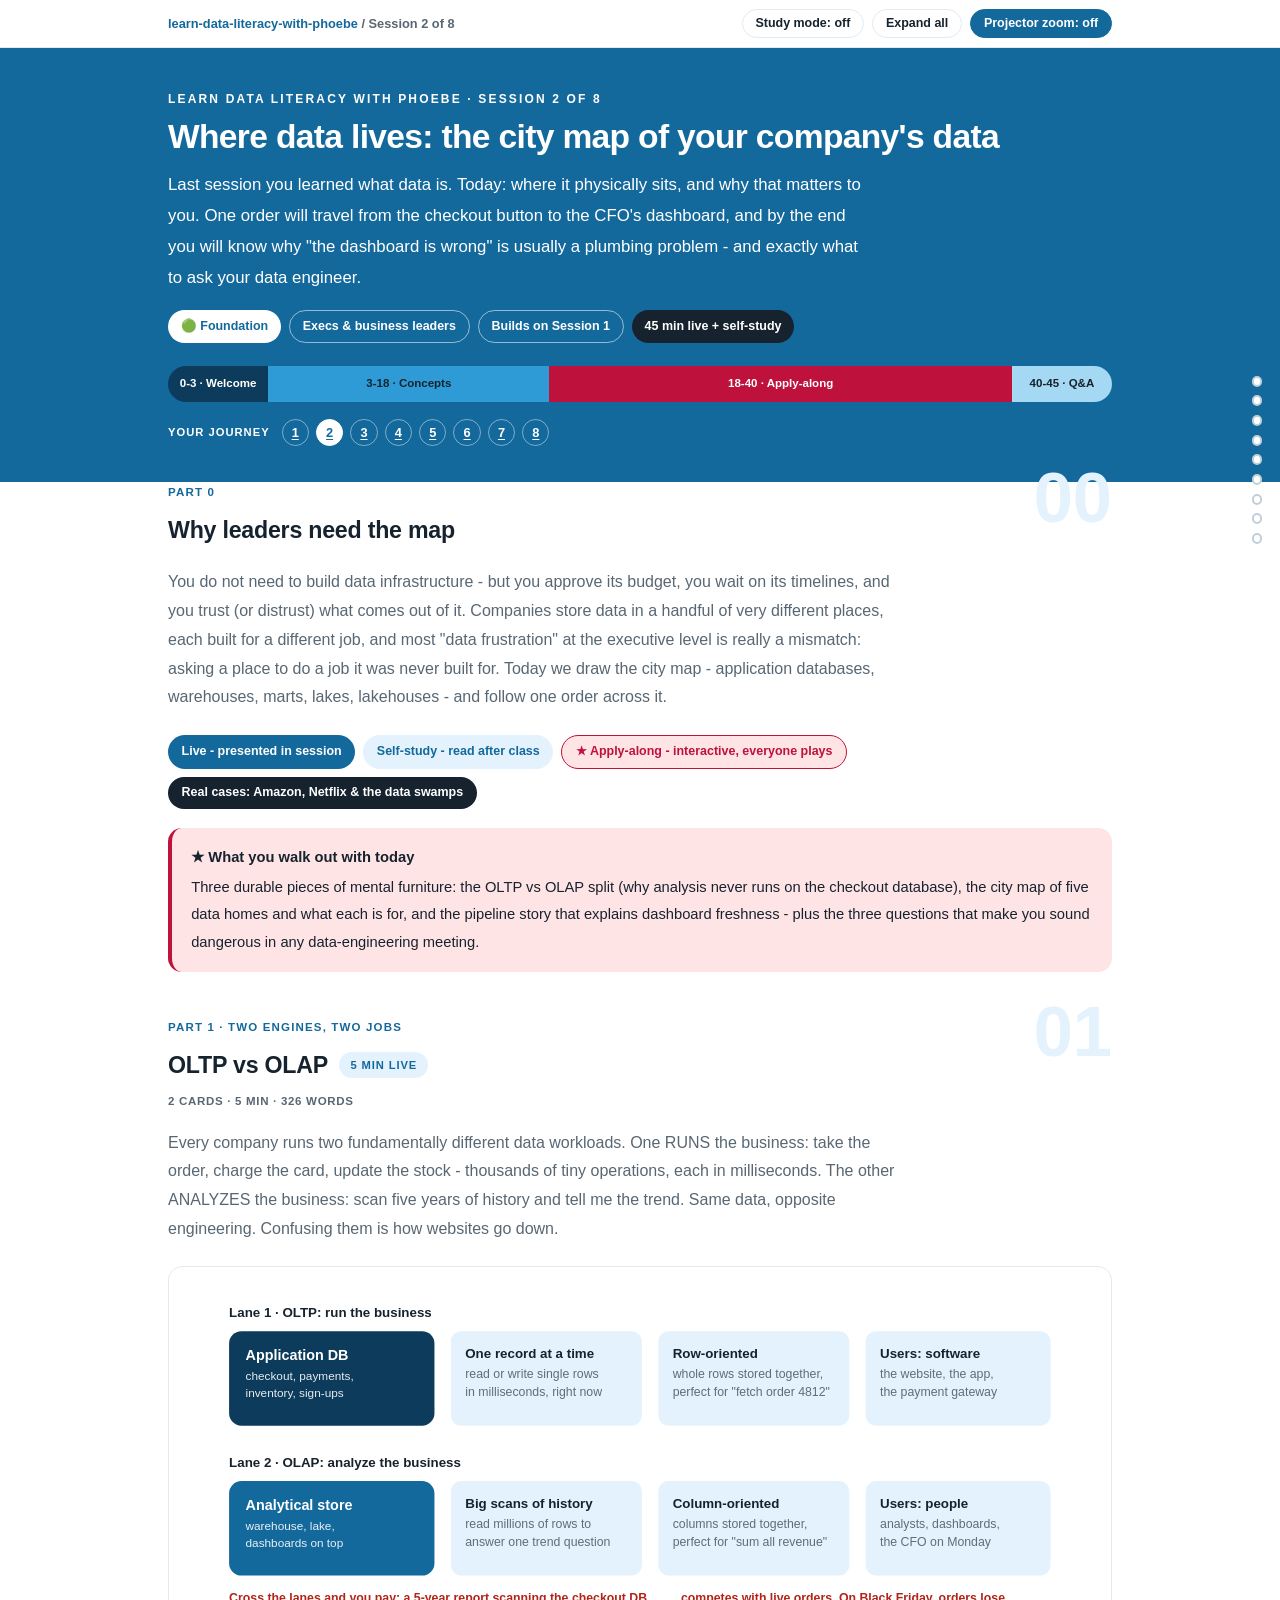
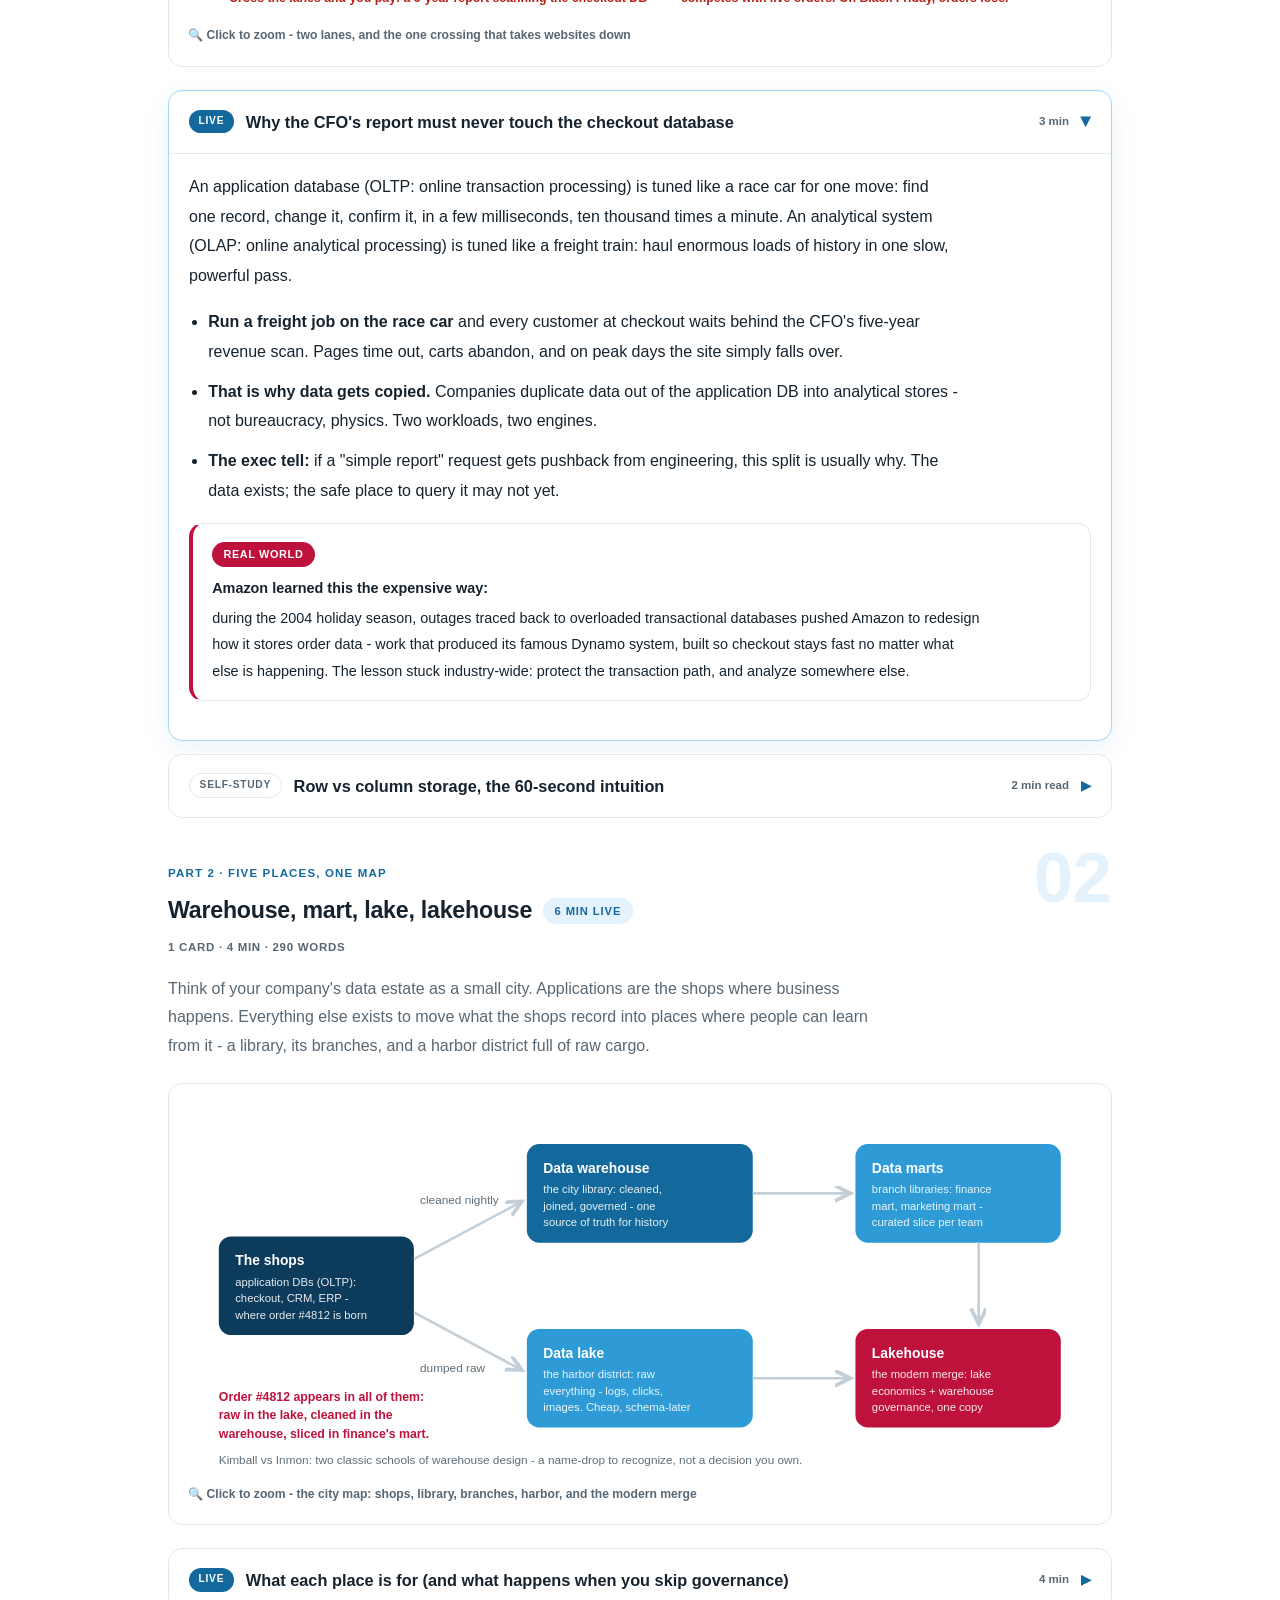
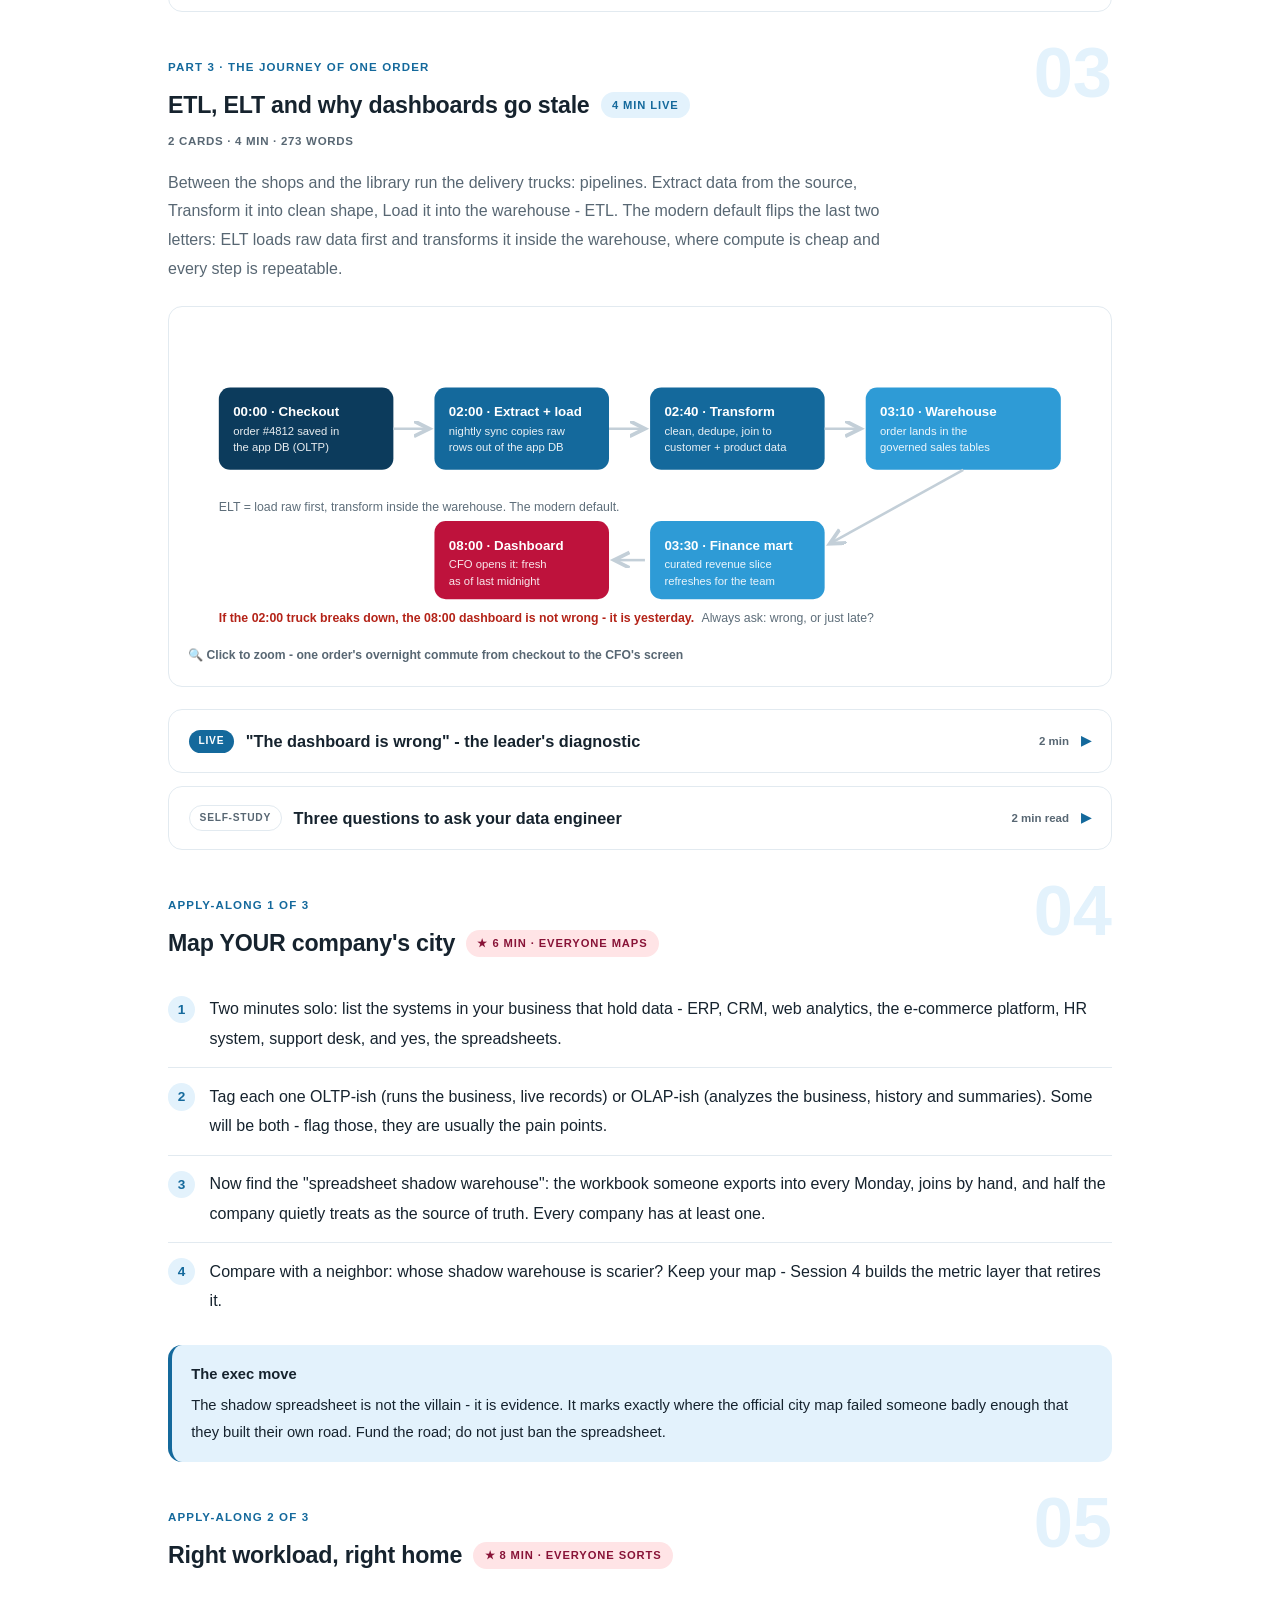
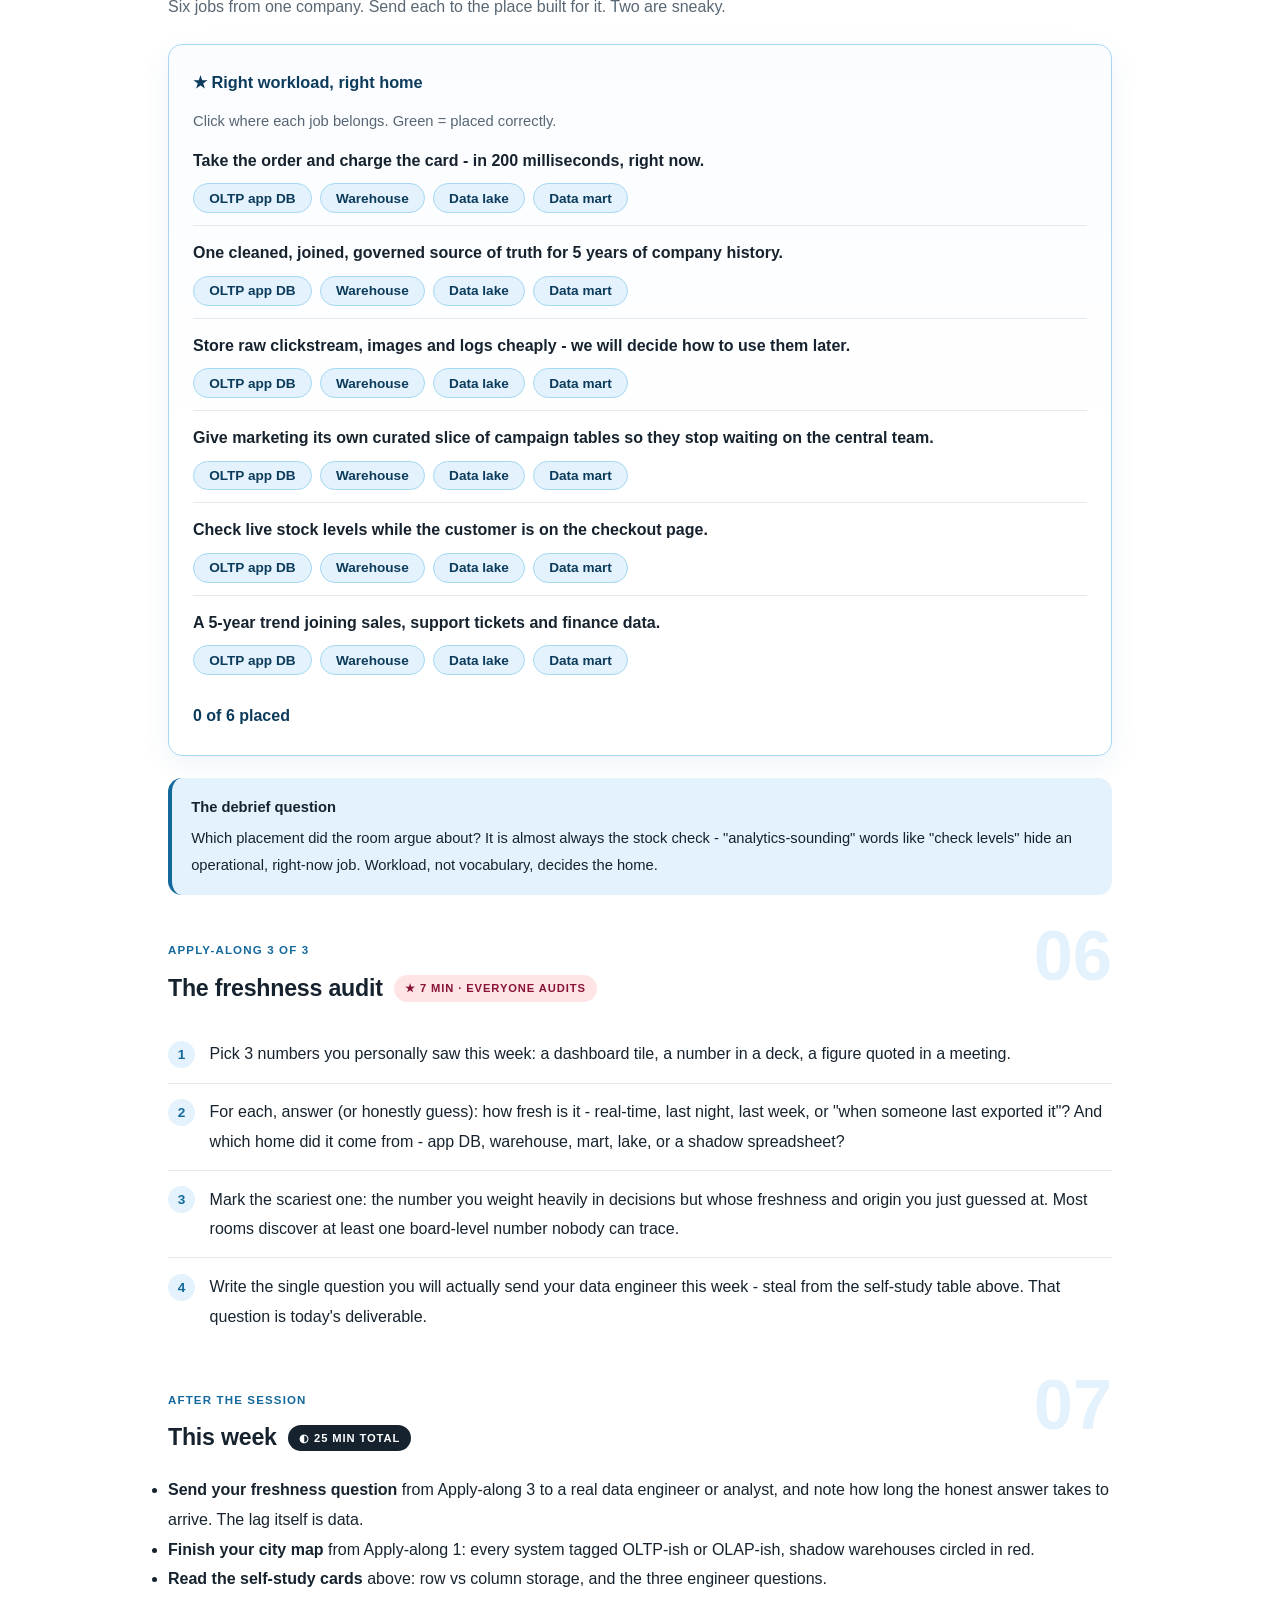
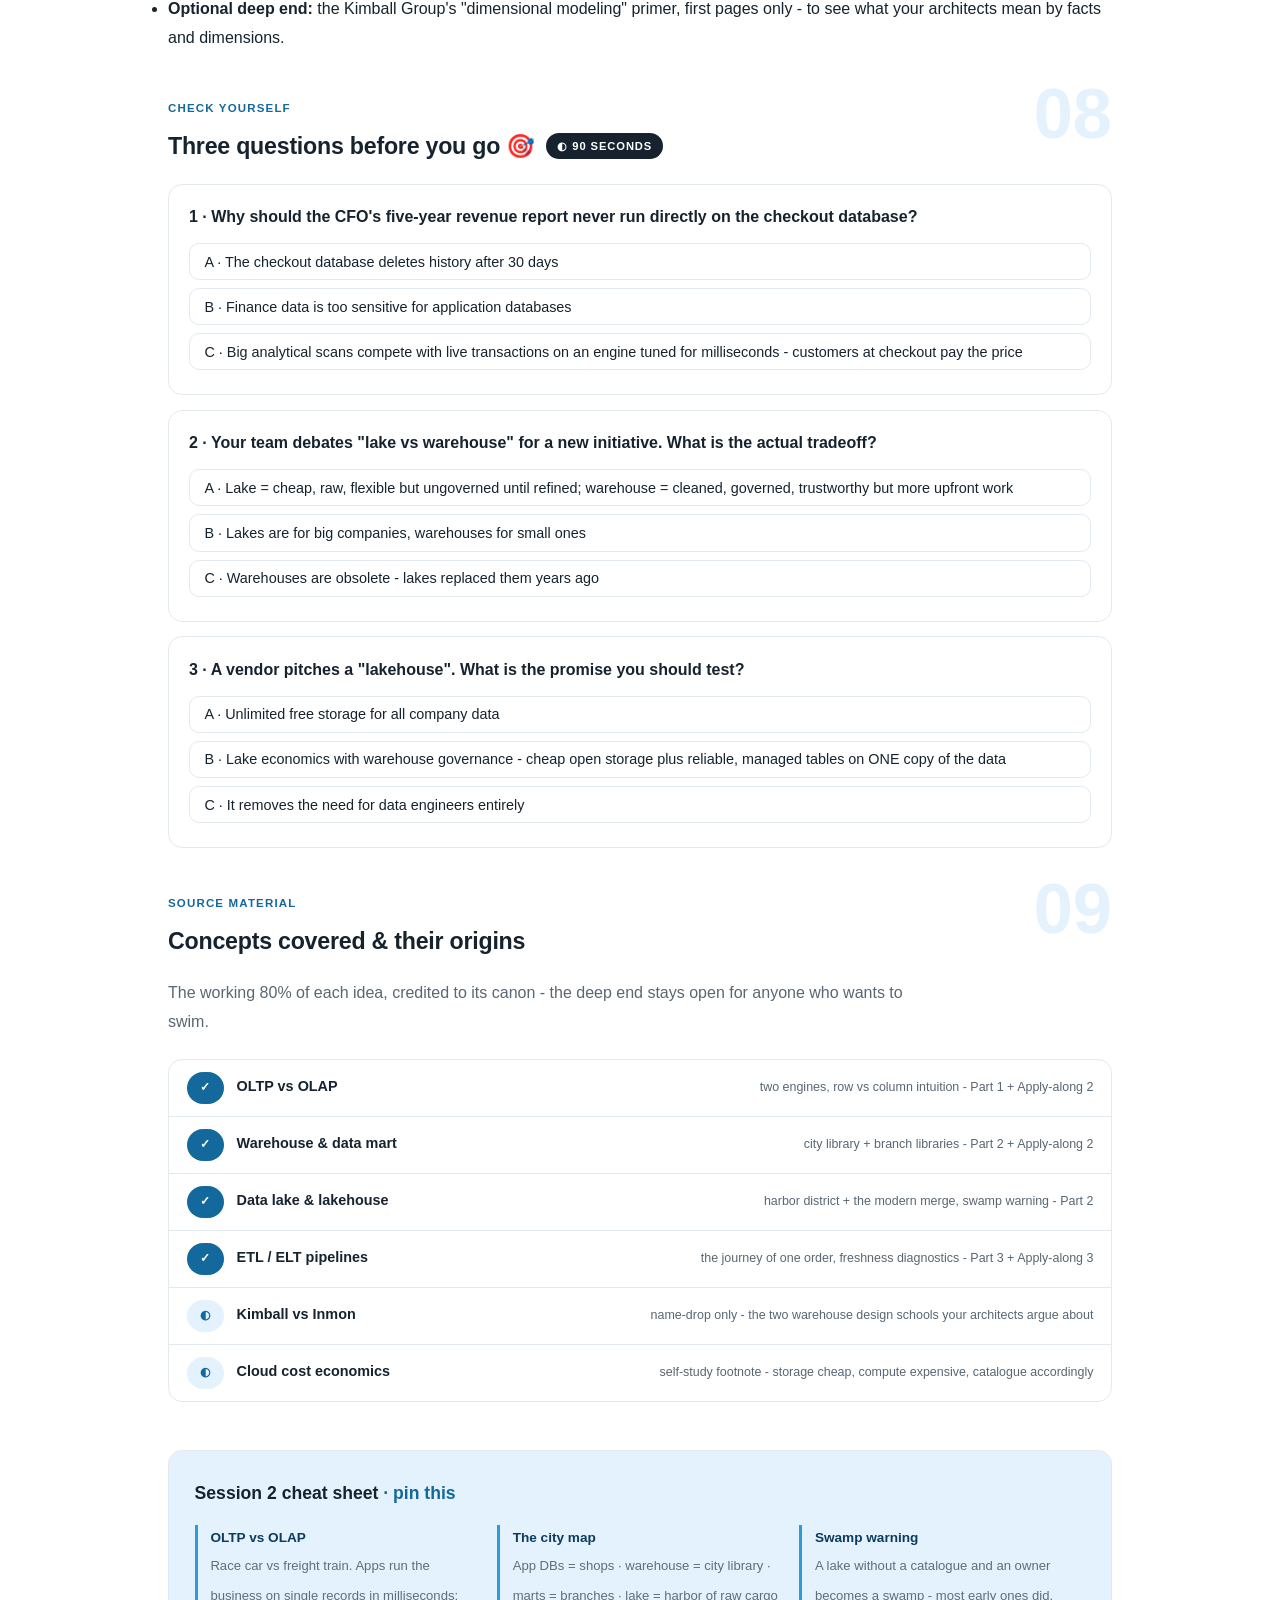
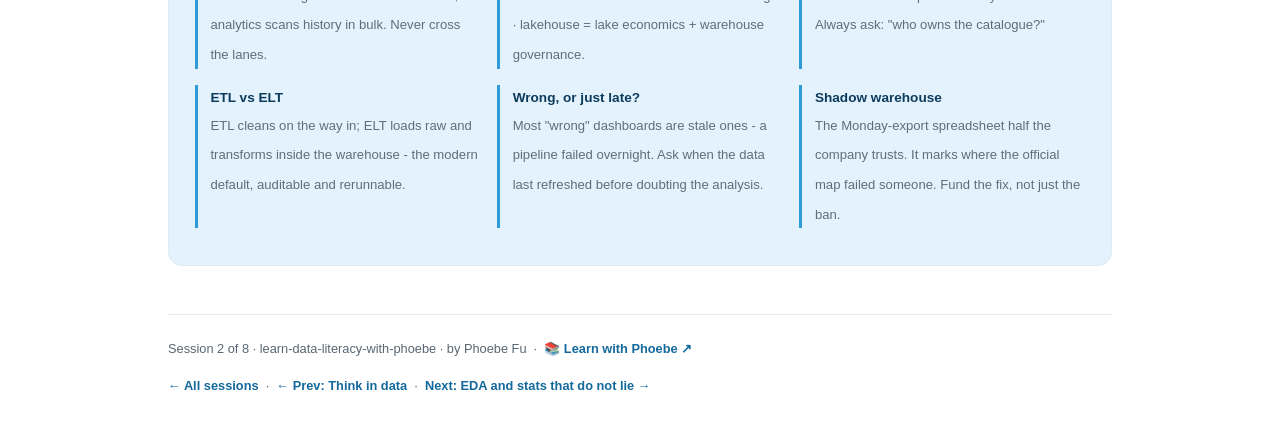
<file: courses/02-where-data-lives.html>
<!DOCTYPE html>
<html lang="en">
<head>
<meta charset="UTF-8">
<meta name="viewport" content="width=device-width, initial-scale=1.0">
<!-- social:start -->
<meta name="description" content="You do not need to build data infrastructure - but you approve its budget, you wait on its timelines, and you trust (or distrust) what comes out of it. Companies store data in a handful of...">
<meta property="og:type" content="article">
<meta property="og:site_name" content="Learn with Phoebe">
<meta property="og:title" content="Where data lives: the city map of your company&#x27;s data - learn data literacy with phoebe">
<meta property="og:description" content="You do not need to build data infrastructure - but you approve its budget, you wait on its timelines, and you trust (or distrust) what comes out of it. Companies store data in a handful of...">
<meta property="og:url" content="https://phoebefu6.github.io/learn-data-literacy-with-phoebe/courses/02-where-data-lives.html">
<meta property="og:image" content="https://phoebefu6.github.io/learn-data-literacy-with-phoebe/assets/og-cover.png">
<meta property="og:image:width" content="1200">
<meta property="og:image:height" content="630">
<meta name="twitter:card" content="summary_large_image">
<meta name="twitter:title" content="Where data lives: the city map of your company&#x27;s data - learn data literacy with phoebe">
<meta name="twitter:description" content="You do not need to build data infrastructure - but you approve its budget, you wait on its timelines, and you trust (or distrust) what comes out of it. Companies store data in a handful of...">
<meta name="twitter:image" content="https://phoebefu6.github.io/learn-data-literacy-with-phoebe/assets/og-cover.png">
<!-- social:end -->
<title>Session 2 · Where data lives - learn data literacy with phoebe</title>
<link rel="stylesheet" href="../assets/style.css?v=39">
</head>
<body>

<div class="toolbar">
  <div class="wrap">
    <span class="crumb"><a href="../index.html">learn-data-literacy-with-phoebe</a> / Session 2 of 8</span>
    <button class="btn" id="toggle-all" type="button">Expand all</button>
    <button class="btn primary" id="zoom-toggle" type="button">Projector zoom: off</button>
  </div>
</div>

<header class="masthead">
  <div class="wrap">
    <div class="eyebrow">Learn Data Literacy with Phoebe · Session 2 of 8</div>
    <h1>Where data lives: <span class="accent">the city map of your company's data</span></h1>
    <p class="sub">Last session you learned what data is. Today: where it physically sits, and why that matters to you. One order will travel from the checkout button to the CFO's dashboard, and by the end you will know why "the dashboard is wrong" is usually a plumbing problem - and exactly what to ask your data engineer.</p>
    <div class="chip-row">
      <span class="chip level">🟢 Foundation</span>
      <span class="chip audience">Execs &amp; business leaders</span>
      <span class="chip audience">Builds on Session 1</span>
      <span class="chip time">45 min live + self-study</span>
    </div>
    <div class="agenda">
      <span class="a1" style="flex:1">0-3 · Welcome</span>
      <span class="a2" style="flex:3">3-18 · Concepts</span>
      <span class="a3" style="flex:5">18-40 · Apply-along</span>
      <span class="a4" style="flex:1">40-45 · Q&amp;A</span>
    </div>
  </div>
</header>

<main class="wrap">

  <!-- ============ INTRO ============ -->
  <section class="section" id="intro">
    <div class="section-kicker">
      <span class="klabel">Part 0</span>
      <h2>Why leaders need the map</h2>
    </div>
    <p class="lede">You do not need to build data infrastructure - but you approve its budget, you wait on its timelines, and you trust (or distrust) what comes out of it. Companies store data in a handful of very different places, each built for a different job, and most "data frustration" at the executive level is really a mismatch: asking a place to do a job it was never built for. Today we draw the city map - application databases, warehouses, marts, lakes, lakehouses - and follow one order across it.</p>
    <div class="legend">
      <span class="pill solid">Live - presented in session</span>
      <span class="pill light">Self-study - read after class</span>
      <span class="pill amber">★ Apply-along - interactive, everyone plays</span>
      <span class="pill inkpill">Real cases: Amazon, Netflix &amp; the data swamps</span>
    </div>
    <div class="callout win">
      <strong>★ What you walk out with today</strong>
      Three durable pieces of mental furniture: the OLTP vs OLAP split (why analysis never runs on the checkout database), the city map of five data homes and what each is for, and the pipeline story that explains dashboard freshness - plus the three questions that make you sound dangerous in any data-engineering meeting.
    </div>
  </section>

  <!-- ============ PART 1: OLTP VS OLAP ============ -->
  <section class="section" id="oltp-olap">
    <div class="section-kicker">
      <span class="klabel">Part 1 · two engines, two jobs</span>
      <h2>OLTP vs OLAP <span class="tag concept">5 min live</span></h2>
    </div>
    <p class="lede">Every company runs two fundamentally different data workloads. One RUNS the business: take the order, charge the card, update the stock - thousands of tiny operations, each in milliseconds. The other ANALYZES the business: scan five years of history and tell me the trend. Same data, opposite engineering. Confusing them is how websites go down.</p>

    <figure class="zoomable">
      <svg viewBox="0 0 880 320" xmlns="http://www.w3.org/2000/svg" role="img" aria-label="Two-lane comparison of OLTP application databases versus OLAP analytical systems with their key attributes">
        <style>
          .olT { font: 700 14px Inter, sans-serif; fill: #FFFFFF; }
          .olS { font: 400 11.5px Inter, sans-serif; fill: #FFFFFF; opacity: .9; }
          .olH { font: 700 13px Inter, sans-serif; fill: #16232E; }
          .olX { font: 400 12px Inter, sans-serif; fill: #5E6E7A; }
          .olW { font: 600 12px Inter, sans-serif; fill: #B42318; }
        </style>
        <text class="olH" x="40" y="30">Lane 1 · OLTP: run the business</text>
        <rect x="40" y="44" width="200" height="92" rx="12" fill="#0C3B5C"/>
        <text class="olT" x="56" y="72">Application DB</text>
        <text class="olS" x="56" y="92">checkout, payments,</text>
        <text class="olS" x="56" y="108">inventory, sign-ups</text>
        <rect x="256" y="44" width="186" height="92" rx="10" fill="#E3F2FC"/>
        <text class="olH" x="270" y="70">One record at a time</text>
        <text class="olX" x="270" y="90">read or write single rows</text>
        <text class="olX" x="270" y="107">in milliseconds, right now</text>
        <rect x="458" y="44" width="186" height="92" rx="10" fill="#E3F2FC"/>
        <text class="olH" x="472" y="70">Row-oriented</text>
        <text class="olX" x="472" y="90">whole rows stored together,</text>
        <text class="olX" x="472" y="107">perfect for "fetch order 4812"</text>
        <rect x="660" y="44" width="180" height="92" rx="10" fill="#E3F2FC"/>
        <text class="olH" x="674" y="70">Users: software</text>
        <text class="olX" x="674" y="90">the website, the app,</text>
        <text class="olX" x="674" y="107">the payment gateway</text>
        <text class="olH" x="40" y="176">Lane 2 · OLAP: analyze the business</text>
        <rect x="40" y="190" width="200" height="92" rx="12" fill="#14699C"/>
        <text class="olT" x="56" y="218">Analytical store</text>
        <text class="olS" x="56" y="238">warehouse, lake,</text>
        <text class="olS" x="56" y="254">dashboards on top</text>
        <rect x="256" y="190" width="186" height="92" rx="10" fill="#E3F2FC"/>
        <text class="olH" x="270" y="216">Big scans of history</text>
        <text class="olX" x="270" y="236">read millions of rows to</text>
        <text class="olX" x="270" y="253">answer one trend question</text>
        <rect x="458" y="190" width="186" height="92" rx="10" fill="#E3F2FC"/>
        <text class="olH" x="472" y="216">Column-oriented</text>
        <text class="olX" x="472" y="236">columns stored together,</text>
        <text class="olX" x="472" y="253">perfect for "sum all revenue"</text>
        <rect x="660" y="190" width="180" height="92" rx="10" fill="#E3F2FC"/>
        <text class="olH" x="674" y="216">Users: people</text>
        <text class="olX" x="674" y="236">analysts, dashboards,</text>
        <text class="olX" x="674" y="253">the CFO on Monday</text>
        <text class="olW" x="40" y="308">Cross the lanes and you pay: a 5-year report scanning the checkout DB</text>
        <text class="olW" x="480" y="308">competes with live orders. On Black Friday, orders lose.</text>
      </svg>
      <figcaption>🔍 Click to zoom - two lanes, and the one crossing that takes websites down</figcaption>
    </figure>

    <details class="card" open>
      <summary><span class="mode live">Live</span>Why the CFO's report must never touch the checkout database<span class="mini">3 min</span><span class="caret">▶</span></summary>
      <div class="body">
        <p>An application database (OLTP: online transaction processing) is tuned like a race car for one move: find one record, change it, confirm it, in a few milliseconds, ten thousand times a minute. An analytical system (OLAP: online analytical processing) is tuned like a freight train: haul enormous loads of history in one slow, powerful pass.</p>
        <ul>
          <li><strong>Run a freight job on the race car</strong> and every customer at checkout waits behind the CFO's five-year revenue scan. Pages time out, carts abandon, and on peak days the site simply falls over.</li>
          <li><strong>That is why data gets copied.</strong> Companies duplicate data out of the application DB into analytical stores - not bureaucracy, physics. Two workloads, two engines.</li>
          <li><strong>The exec tell:</strong> if a "simple report" request gets pushback from engineering, this split is usually why. The data exists; the safe place to query it may not yet.</li>
        </ul>
        <div class="callout example">
          <span class="ex-pill">Real world</span>
          <p><strong>Amazon learned this the expensive way:</strong> during the 2004 holiday season, outages traced back to overloaded transactional databases pushed Amazon to redesign how it stores order data - work that produced its famous Dynamo system, built so checkout stays fast no matter what else is happening. The lesson stuck industry-wide: protect the transaction path, and analyze somewhere else.</p>
        </div>
      </div>
    </details>

    <details class="card">
      <summary><span class="mode self">Self-study</span>Row vs column storage, the 60-second intuition<span class="mini">2 min read</span><span class="caret">▶</span></summary>
      <div class="body">
        <p>Imagine customer records as a giant paper ledger.</p>
        <ul>
          <li><strong>Row storage</strong> keeps each customer's full record on one line: name, email, city, total spend. To answer "show me customer 4812", you read one line - instant. That is OLTP's layout.</li>
          <li><strong>Column storage</strong> keeps each column as its own long list: all names together, all spends together. To answer "sum total spend across 50 million customers", you read just the spend list and skip everything else - hundreds of times faster than reading 50 million full lines. That is OLAP's layout.</li>
        </ul>
        <p>Same information, different filing. Neither is "better" - each is unbeatable at its own job and painful at the other's. When someone name-drops "columnar" (Snowflake, BigQuery, Redshift), they mean "built for the freight-train scans".</p>
      </div>
    </details>
  </section>

  <!-- ============ PART 2: THE CITY MAP ============ -->
  <section class="section" id="city-map">
    <div class="section-kicker">
      <span class="klabel">Part 2 · five places, one map</span>
      <h2>Warehouse, mart, lake, lakehouse <span class="tag concept">6 min live</span></h2>
    </div>
    <p class="lede">Think of your company's data estate as a small city. Applications are the shops where business happens. Everything else exists to move what the shops record into places where people can learn from it - a library, its branches, and a harbor district full of raw cargo.</p>

    <figure class="zoomable">
      <svg viewBox="0 0 880 360" xmlns="http://www.w3.org/2000/svg" role="img" aria-label="City map of data homes: application databases feed the warehouse and the lake, the warehouse feeds department marts, and the lakehouse merges lake and warehouse ideas">
        <style>
          .cmT { font: 700 13.5px Inter, sans-serif; fill: #FFFFFF; }
          .cmS { font: 400 11px Inter, sans-serif; fill: #FFFFFF; opacity: .9; }
          .cmH { font: 700 12.5px Inter, sans-serif; fill: #16232E; }
          .cmX { font: 400 11.5px Inter, sans-serif; fill: #5E6E7A; }
          .cmN { font: 600 12px Inter, sans-serif; fill: #BE123C; }
          .cmA { stroke: #C3CFD8; stroke-width: 2.5; fill: none; marker-end: url(#cmAh); }
        </style>
        <defs>
          <marker id="cmAh" markerWidth="8" markerHeight="8" refX="6" refY="3" orient="auto">
            <path d="M0,0 L6,3 L0,6" fill="none" stroke="#C3CFD8" stroke-width="1.5"/>
          </marker>
        </defs>
        <rect x="30" y="130" width="190" height="96" rx="12" fill="#0C3B5C"/>
        <text class="cmT" x="46" y="158">The shops</text>
        <text class="cmS" x="46" y="178">application DBs (OLTP):</text>
        <text class="cmS" x="46" y="194">checkout, CRM, ERP -</text>
        <text class="cmS" x="46" y="210">where order #4812 is born</text>
        <rect x="330" y="40" width="220" height="96" rx="12" fill="#14699C"/>
        <text class="cmT" x="346" y="68">Data warehouse</text>
        <text class="cmS" x="346" y="88">the city library: cleaned,</text>
        <text class="cmS" x="346" y="104">joined, governed - one</text>
        <text class="cmS" x="346" y="120">source of truth for history</text>
        <rect x="650" y="40" width="200" height="96" rx="12" fill="#2E9BD6"/>
        <text class="cmT" x="666" y="68">Data marts</text>
        <text class="cmS" x="666" y="88">branch libraries: finance</text>
        <text class="cmS" x="666" y="104">mart, marketing mart -</text>
        <text class="cmS" x="666" y="120">curated slice per team</text>
        <rect x="330" y="220" width="220" height="96" rx="12" fill="#2E9BD6"/>
        <text class="cmT" x="346" y="248">Data lake</text>
        <text class="cmS" x="346" y="268">the harbor district: raw</text>
        <text class="cmS" x="346" y="284">everything - logs, clicks,</text>
        <text class="cmS" x="346" y="300">images. Cheap, schema-later</text>
        <rect x="650" y="220" width="200" height="96" rx="12" fill="#BE123C"/>
        <text class="cmT" x="666" y="248">Lakehouse</text>
        <text class="cmS" x="666" y="268">the modern merge: lake</text>
        <text class="cmS" x="666" y="284">economics + warehouse</text>
        <text class="cmS" x="666" y="300">governance, one copy</text>
        <line class="cmA" x1="220" y1="152" x2="325" y2="96"/>
        <line class="cmA" x1="220" y1="204" x2="325" y2="260"/>
        <line class="cmA" x1="550" y1="88" x2="645" y2="88"/>
        <line class="cmA" x1="550" y1="268" x2="645" y2="268"/>
        <line class="cmA" x1="770" y1="136" x2="770" y2="215"/>
        <text class="cmX" x="226" y="98">cleaned nightly</text>
        <text class="cmX" x="226" y="262">dumped raw</text>
        <text class="cmN" x="30" y="290">Order #4812 appears in all of them:</text>
        <text class="cmN" x="30" y="308">raw in the lake, cleaned in the</text>
        <text class="cmN" x="30" y="326">warehouse, sliced in finance's mart.</text>
        <text class="cmX" x="30" y="352">Kimball vs Inmon: two classic schools of warehouse design - a name-drop to recognize, not a decision you own.</text>
      </svg>
      <figcaption>🔍 Click to zoom - the city map: shops, library, branches, harbor, and the modern merge</figcaption>
    </figure>

    <details class="card">
      <summary><span class="mode live">Live</span>What each place is for (and what happens when you skip governance)<span class="mini">4 min</span><span class="caret">▶</span></summary>
      <div class="body">
        <ul>
          <li><strong>Data warehouse - the city library.</strong> Data arrives cleaned, deduplicated, joined and catalogued so everyone reads the same truth. Slow to build, wonderful to use. The two founding schools of shelf-design are Kimball and Inmon - recognize the names, let your architects fight about them.</li>
          <li><strong>Data mart - the branch library.</strong> A department-sized slice of the warehouse: finance gets its tables, marketing gets its campaigns. Faster, closer, less waiting on the central team.</li>
          <li><strong>Data lake - the harbor warehouse district.</strong> Everything unloaded raw: clickstreams, logs, images, exports. Extremely cheap per terabyte, no upfront structure ("schema-later"). Brilliant for data science exploration; useless for a board pack until someone refines it.</li>
          <li><strong>Lakehouse - the modern merge.</strong> The last few years' big idea (the Databricks and Snowflake era): keep the lake's cheap open storage but add the warehouse's tables, governance and reliability on top of one copy of the data - instead of paying to maintain both places.</li>
        </ul>
        <div class="callout example">
          <span class="ex-pill">Real world</span>
          <p><strong>Netflix runs its analytics on a lake-turned-lakehouse:</strong> petabytes of viewing and operational data on cheap cloud storage, made trustworthy by a table layer Netflix built and open-sourced (Apache Iceberg) - lake economics, warehouse manners. The cautionary twin: industry post-mortems have long estimated that a large share of early data lakes - figures around 80% get cited - decayed into "data swamps" because companies bought the cheap storage but skipped the cataloguing and governance. The harbor fills up either way; only governed harbors pay rent.</p>
        </div>
        <div class="callout tip">
          <strong>The exec move</strong>
          When someone pitches "a data lake" or "a lakehouse migration", ask one question: "and who owns the catalogue?" If nobody can name the person or team keeping track of what is in there and what it means, you are approving a swamp with a nicer logo.
        </div>
      </div>
    </details>
  </section>

  <!-- ============ PART 3: ETL / ELT ============ -->
  <section class="section" id="pipelines">
    <div class="section-kicker">
      <span class="klabel">Part 3 · the journey of one order</span>
      <h2>ETL, ELT and why dashboards go stale <span class="tag concept">4 min live</span></h2>
    </div>
    <p class="lede">Between the shops and the library run the delivery trucks: pipelines. Extract data from the source, Transform it into clean shape, Load it into the warehouse - ETL. The modern default flips the last two letters: ELT loads raw data first and transforms it inside the warehouse, where compute is cheap and every step is repeatable.</p>

    <figure class="zoomable">
      <svg viewBox="0 0 880 300" xmlns="http://www.w3.org/2000/svg" role="img" aria-label="Pipeline journey of one order from checkout at midnight through nightly sync to a fresh CFO dashboard at 8am">
        <style>
          .ppT { font: 700 13px Inter, sans-serif; fill: #FFFFFF; }
          .ppS { font: 400 11px Inter, sans-serif; fill: #FFFFFF; opacity: .9; }
          .ppH { font: 700 12.5px Inter, sans-serif; fill: #16232E; }
          .ppX { font: 400 12px Inter, sans-serif; fill: #5E6E7A; }
          .ppW { font: 600 12px Inter, sans-serif; fill: #B42318; }
          .ppA { stroke: #C3CFD8; stroke-width: 2.5; fill: none; marker-end: url(#ppAh); }
        </style>
        <defs>
          <marker id="ppAh" markerWidth="8" markerHeight="8" refX="6" refY="3" orient="auto">
            <path d="M0,0 L6,3 L0,6" fill="none" stroke="#C3CFD8" stroke-width="1.5"/>
          </marker>
        </defs>
        <rect x="30" y="60" width="170" height="80" rx="11" fill="#0C3B5C"/>
        <text class="ppT" x="44" y="88">00:00 · Checkout</text>
        <text class="ppS" x="44" y="106">order #4812 saved in</text>
        <text class="ppS" x="44" y="122">the app DB (OLTP)</text>
        <rect x="240" y="60" width="170" height="80" rx="11" fill="#14699C"/>
        <text class="ppT" x="254" y="88">02:00 · Extract + load</text>
        <text class="ppS" x="254" y="106">nightly sync copies raw</text>
        <text class="ppS" x="254" y="122">rows out of the app DB</text>
        <rect x="450" y="60" width="170" height="80" rx="11" fill="#14699C"/>
        <text class="ppT" x="464" y="88">02:40 · Transform</text>
        <text class="ppS" x="464" y="106">clean, dedupe, join to</text>
        <text class="ppS" x="464" y="122">customer + product data</text>
        <rect x="660" y="60" width="190" height="80" rx="11" fill="#2E9BD6"/>
        <text class="ppT" x="674" y="88">03:10 · Warehouse</text>
        <text class="ppS" x="674" y="106">order lands in the</text>
        <text class="ppS" x="674" y="122">governed sales tables</text>
        <rect x="450" y="190" width="170" height="76" rx="11" fill="#2E9BD6"/>
        <text class="ppT" x="464" y="218">03:30 · Finance mart</text>
        <text class="ppS" x="464" y="236">curated revenue slice</text>
        <text class="ppS" x="464" y="252">refreshes for the team</text>
        <rect x="240" y="190" width="170" height="76" rx="11" fill="#BE123C"/>
        <text class="ppT" x="254" y="218">08:00 · Dashboard</text>
        <text class="ppS" x="254" y="236">CFO opens it: fresh</text>
        <text class="ppS" x="254" y="252">as of last midnight</text>
        <line class="ppA" x1="200" y1="100" x2="235" y2="100"/>
        <line class="ppA" x1="410" y1="100" x2="445" y2="100"/>
        <line class="ppA" x1="620" y1="100" x2="655" y2="100"/>
        <line class="ppA" x1="755" y1="140" x2="625" y2="212"/>
        <line class="ppA" x1="445" y1="228" x2="415" y2="228"/>
        <text class="ppX" x="30" y="180">ELT = load raw first, transform inside the warehouse. The modern default.</text>
        <text class="ppW" x="30" y="288">If the 02:00 truck breaks down, the 08:00 dashboard is not wrong - it is yesterday.</text>
        <text class="ppX" x="500" y="288">Always ask: wrong, or just late?</text>
      </svg>
      <figcaption>🔍 Click to zoom - one order's overnight commute from checkout to the CFO's screen</figcaption>
    </figure>

    <details class="card">
      <summary><span class="mode live">Live</span>"The dashboard is wrong" - the leader's diagnostic<span class="mini">2 min</span><span class="caret">▶</span></summary>
      <div class="body">
        <ul>
          <li><strong>Most "wrong" dashboards are late dashboards.</strong> A pipeline failed overnight, numbers froze at yesterday, and nobody was told. Before doubting the analysis, ask when the data last refreshed.</li>
          <li><strong>The second most common cause: two trucks, two routes.</strong> Marketing's number comes through one pipeline, finance's through another, with slightly different cleaning rules. Both "correct", never equal. Session 4 fixes this with a shared metric layer.</li>
          <li><strong>ETL vs ELT in one sentence for meetings:</strong> ETL cleans on the way in; ELT dumps raw and cleans inside the warehouse - cheaper, more flexible, and every transformation is written down where it can be audited and rerun.</li>
        </ul>
        <div class="callout example">
          <span class="ex-pill">Real world</span>
          <p><strong>Airbnb had so many delivery trucks it built a traffic-control tower:</strong> by 2014 its pipeline count outgrew human tracking, so engineers built Airflow, a scheduler that watches every job and flags failures - later open-sourced and now standard across the industry. The takeaway for the boardroom: pipeline monitoring is not gold-plating, it is why your Monday numbers can be trusted on Monday.</p>
        </div>
      </div>
    </details>

    <details class="card">
      <summary><span class="mode self">Self-study</span>Three questions to ask your data engineer<span class="mini">2 min read</span><span class="caret">▶</span></summary>
      <div class="body">
        <table class="clean">
          <thead><tr><th>Question</th><th>What it surfaces</th><th>Good answer sounds like</th></tr></thead>
          <tbody>
            <tr><td>"How fresh is this number?"</td><td>pipeline schedule + last successful run</td><td>"Synced nightly at 02:00; last run succeeded."</td></tr>
            <tr><td>"Where does this break, and who finds out?"</td><td>monitoring and alerting maturity</td><td>"Failures page the on-call and stamp the dashboard."</td></tr>
            <tr><td>"What does keeping this flowing cost?"</td><td>cloud compute + maintenance load</td><td>"About X per month; the big join is the expensive bit."</td></tr>
          </tbody>
        </table>
        <p>Cloud economics footnote: storage is famously cheap, compute is what bills you. A lake full of cold data costs coffee money; scanning it carelessly every hour is what makes the invoice interesting. That is one reason ELT won - and one more reason the catalogue matters.</p>
      </div>
    </details>
  </section>

  <!-- ============ DEMO 1 ============ -->
  <section class="section" id="demo-1">
    <div class="section-kicker">
      <span class="klabel">Apply-along 1 of 3</span>
      <h2>Map YOUR company's city <span class="tag demo">★ 6 min · everyone maps</span></h2>
    </div>
    <div class="steps">
      <div class="step"><p>Two minutes solo: list the systems in your business that hold data - ERP, CRM, web analytics, the e-commerce platform, HR system, support desk, and yes, the spreadsheets.</p></div>
      <div class="step"><p>Tag each one OLTP-ish (runs the business, live records) or OLAP-ish (analyzes the business, history and summaries). Some will be both - flag those, they are usually the pain points.</p></div>
      <div class="step"><p>Now find the "spreadsheet shadow warehouse": the workbook someone exports into every Monday, joins by hand, and half the company quietly treats as the source of truth. Every company has at least one.</p></div>
      <div class="step"><p>Compare with a neighbor: whose shadow warehouse is scarier? Keep your map - Session 4 builds the metric layer that retires it.</p></div>
    </div>
    <div class="callout tip">
      <strong>The exec move</strong>
      The shadow spreadsheet is not the villain - it is evidence. It marks exactly where the official city map failed someone badly enough that they built their own road. Fund the road; do not just ban the spreadsheet.
    </div>
  </section>

  <!-- ============ DEMO 2 ============ -->
  <section class="section" id="demo-2">
    <div class="section-kicker">
      <span class="klabel">Apply-along 2 of 3</span>
      <h2>Right workload, right home <span class="tag demo">★ 8 min · everyone sorts</span></h2>
    </div>
    <p class="lede">Six jobs from one company. Send each to the place built for it. Two are sneaky.</p>
    <div class="widget" data-widget="sorter" data-config='{
  "title": "★ Right workload, right home",
  "intro": "Click where each job belongs. Green = placed correctly.",
  "categories": ["OLTP app DB", "Warehouse", "Data lake", "Data mart"],
  "items": [
    {"t": "Take the order and charge the card - in 200 milliseconds, right now.", "c": 0, "why": "transactional speed on single records is exactly what application databases do"},
    {"t": "One cleaned, joined, governed source of truth for 5 years of company history.", "c": 1, "why": "that is the warehouse job description"},
    {"t": "Store raw clickstream, images and logs cheaply - we will decide how to use them later.", "c": 2, "why": "schema-later, cheap storage = the lake"},
    {"t": "Give marketing its own curated slice of campaign tables so they stop waiting on the central team.", "c": 3, "why": "a department-scoped mart"},
    {"t": "Check live stock levels while the customer is on the checkout page.", "c": 0, "why": "operational, real-time, single record - OLTP"},
    {"t": "A 5-year trend joining sales, support tickets and finance data.", "c": 1, "why": "cross-domain history is warehouse territory"}
  ]}'></div>
    <div class="callout tip">
      <strong>The debrief question</strong>
      Which placement did the room argue about? It is almost always the stock check - "analytics-sounding" words like "check levels" hide an operational, right-now job. Workload, not vocabulary, decides the home.
    </div>
  </section>

  <!-- ============ DEMO 3 ============ -->
  <section class="section" id="demo-3">
    <div class="section-kicker">
      <span class="klabel">Apply-along 3 of 3</span>
      <h2>The freshness audit <span class="tag demo">★ 7 min · everyone audits</span></h2>
    </div>
    <div class="steps">
      <div class="step"><p>Pick 3 numbers you personally saw this week: a dashboard tile, a number in a deck, a figure quoted in a meeting.</p></div>
      <div class="step"><p>For each, answer (or honestly guess): how fresh is it - real-time, last night, last week, or "when someone last exported it"? And which home did it come from - app DB, warehouse, mart, lake, or a shadow spreadsheet?</p></div>
      <div class="step"><p>Mark the scariest one: the number you weight heavily in decisions but whose freshness and origin you just guessed at. Most rooms discover at least one board-level number nobody can trace.</p></div>
      <div class="step"><p>Write the single question you will actually send your data engineer this week - steal from the self-study table above. That question is today's deliverable.</p></div>
    </div>
  </section>

  <!-- ============ HOMEWORK ============ -->
  <section class="section" id="exercise">
    <div class="section-kicker">
      <span class="klabel">After the session</span>
      <h2>This week <span class="tag exercise">◐ 25 min total</span></h2>
    </div>
    <ul>
      <li><strong>Send your freshness question</strong> from Apply-along 3 to a real data engineer or analyst, and note how long the honest answer takes to arrive. The lag itself is data.</li>
      <li><strong>Finish your city map</strong> from Apply-along 1: every system tagged OLTP-ish or OLAP-ish, shadow warehouses circled in red.</li>
      <li><strong>Read the self-study cards</strong> above: row vs column storage, and the three engineer questions.</li>
      <li><strong>Optional deep end:</strong> the Kimball Group's "dimensional modeling" primer, first pages only - to see what your architects mean by facts and dimensions.</li>
    </ul>
  </section>

  <!-- ============ QUIZ ============ -->
  <section class="section" id="quiz">
    <div class="section-kicker">
      <span class="klabel">Check yourself</span>
      <h2>Three questions before you go 🎯 <span class="tag exercise">◐ 90 seconds</span></h2>
    </div>
    <div class="quiz-q" data-answer="2">
      <p class="qtext">1 · Why should the CFO's five-year revenue report never run directly on the checkout database?</p>
      <button class="qopt" type="button">A · The checkout database deletes history after 30 days</button>
      <button class="qopt" type="button">B · Finance data is too sensitive for application databases</button>
      <button class="qopt" type="button">C · Big analytical scans compete with live transactions on an engine tuned for milliseconds - customers at checkout pay the price</button>
      <p class="qwhy">OLTP engines are race cars for single records; a five-year scan is a freight job. Run it there and on a peak day the site slows or falls over - which is why data is copied to OLAP stores at all.</p>
    </div>
    <div class="quiz-q" data-answer="0">
      <p class="qtext">2 · Your team debates "lake vs warehouse" for a new initiative. What is the actual tradeoff?</p>
      <button class="qopt" type="button">A · Lake = cheap, raw, flexible but ungoverned until refined; warehouse = cleaned, governed, trustworthy but more upfront work</button>
      <button class="qopt" type="button">B · Lakes are for big companies, warehouses for small ones</button>
      <button class="qopt" type="button">C · Warehouses are obsolete - lakes replaced them years ago</button>
      <p class="qwhy">It is a tradeoff between cost-and-flexibility and trust-and-readiness. Lakes shine for exploration and raw scale; warehouses shine for the numbers you put in front of a board. Skip governance on a lake and you get a swamp.</p>
    </div>
    <div class="quiz-q" data-answer="1">
      <p class="qtext">3 · A vendor pitches a "lakehouse". What is the promise you should test?</p>
      <button class="qopt" type="button">A · Unlimited free storage for all company data</button>
      <button class="qopt" type="button">B · Lake economics with warehouse governance - cheap open storage plus reliable, managed tables on ONE copy of the data</button>
      <button class="qopt" type="button">C · It removes the need for data engineers entirely</button>
      <p class="qwhy">The lakehouse pitch is "stop paying to run a lake AND a warehouse". The test question stays the same as ever: who owns the catalogue and the governance? The architecture enables trust; people still have to supply it.</p>
    </div>
    <p class="quiz-score"></p>
  </section>

  <!-- ============ SOURCES ============ -->
  <section class="section" id="official">
    <div class="section-kicker">
      <span class="klabel">Source material</span>
      <h2>Concepts covered &amp; their origins</h2>
    </div>
    <p class="lede">The working 80% of each idea, credited to its canon - the deep end stays open for anyone who wants to swim.</p>
    <div class="covered">
      <div class="covered-row"><span class="status pill solid">✓</span><span class="name">OLTP vs OLAP</span><span class="note">two engines, row vs column intuition - Part 1 + Apply-along 2</span></div>
      <div class="covered-row"><span class="status pill solid">✓</span><span class="name">Warehouse &amp; data mart</span><span class="note">city library + branch libraries - Part 2 + Apply-along 2</span></div>
      <div class="covered-row"><span class="status pill solid">✓</span><span class="name">Data lake &amp; lakehouse</span><span class="note">harbor district + the modern merge, swamp warning - Part 2</span></div>
      <div class="covered-row"><span class="status pill solid">✓</span><span class="name">ETL / ELT pipelines</span><span class="note">the journey of one order, freshness diagnostics - Part 3 + Apply-along 3</span></div>
      <div class="covered-row"><span class="status pill light">◐</span><span class="name">Kimball vs Inmon</span><span class="note">name-drop only - the two warehouse design schools your architects argue about</span></div>
      <div class="covered-row"><span class="status pill light">◐</span><span class="name">Cloud cost economics</span><span class="note">self-study footnote - storage cheap, compute expensive, catalogue accordingly</span></div>
    </div>
  </section>

  <!-- ============ CHEAT SHEET ============ -->
  <section class="cheat" id="cheatsheet">
    <h3>Session 2 cheat sheet <span>· pin this</span></h3>
    <div class="grid-2">
      <div class="cheat-item"><b>OLTP vs OLAP</b><span>Race car vs freight train. Apps run the business on single records in milliseconds; analytics scans history in bulk. Never cross the lanes.</span></div>
      <div class="cheat-item"><b>The city map</b><span>App DBs = shops · warehouse = city library · marts = branches · lake = harbor of raw cargo · lakehouse = lake economics + warehouse governance.</span></div>
      <div class="cheat-item"><b>Swamp warning</b><span>A lake without a catalogue and an owner becomes a swamp - most early ones did. Always ask: "who owns the catalogue?"</span></div>
      <div class="cheat-item"><b>ETL vs ELT</b><span>ETL cleans on the way in; ELT loads raw and transforms inside the warehouse - the modern default, auditable and rerunnable.</span></div>
      <div class="cheat-item"><b>Wrong, or just late?</b><span>Most "wrong" dashboards are stale ones - a pipeline failed overnight. Ask when the data last refreshed before doubting the analysis.</span></div>
      <div class="cheat-item"><b>Shadow warehouse</b><span>The Monday-export spreadsheet half the company trusts. It marks where the official map failed someone. Fund the fix, not just the ban.</span></div>
    </div>
  </section>

  <footer class="pagefoot">
    <span>Session 2 of 8 · learn-data-literacy-with-phoebe · by Phoebe Fu &nbsp;·&nbsp; 📚 <a href="https://phoebefu6.github.io/learn-with-phoebe/">Learn with Phoebe ↗</a></span>
    <span><a href="../index.html">← All sessions</a> &nbsp;·&nbsp; <a href="01-think-in-data.html">← Prev: Think in data</a> &nbsp;·&nbsp; <a href="03-eda-and-stats.html">Next: EDA and stats that do not lie →</a></span>
  </footer>

</main>

<script src="../assets/app.js?v=37"></script>
<script src="../assets/widgets.js?v=17"></script>
</body>
</html>
</file>
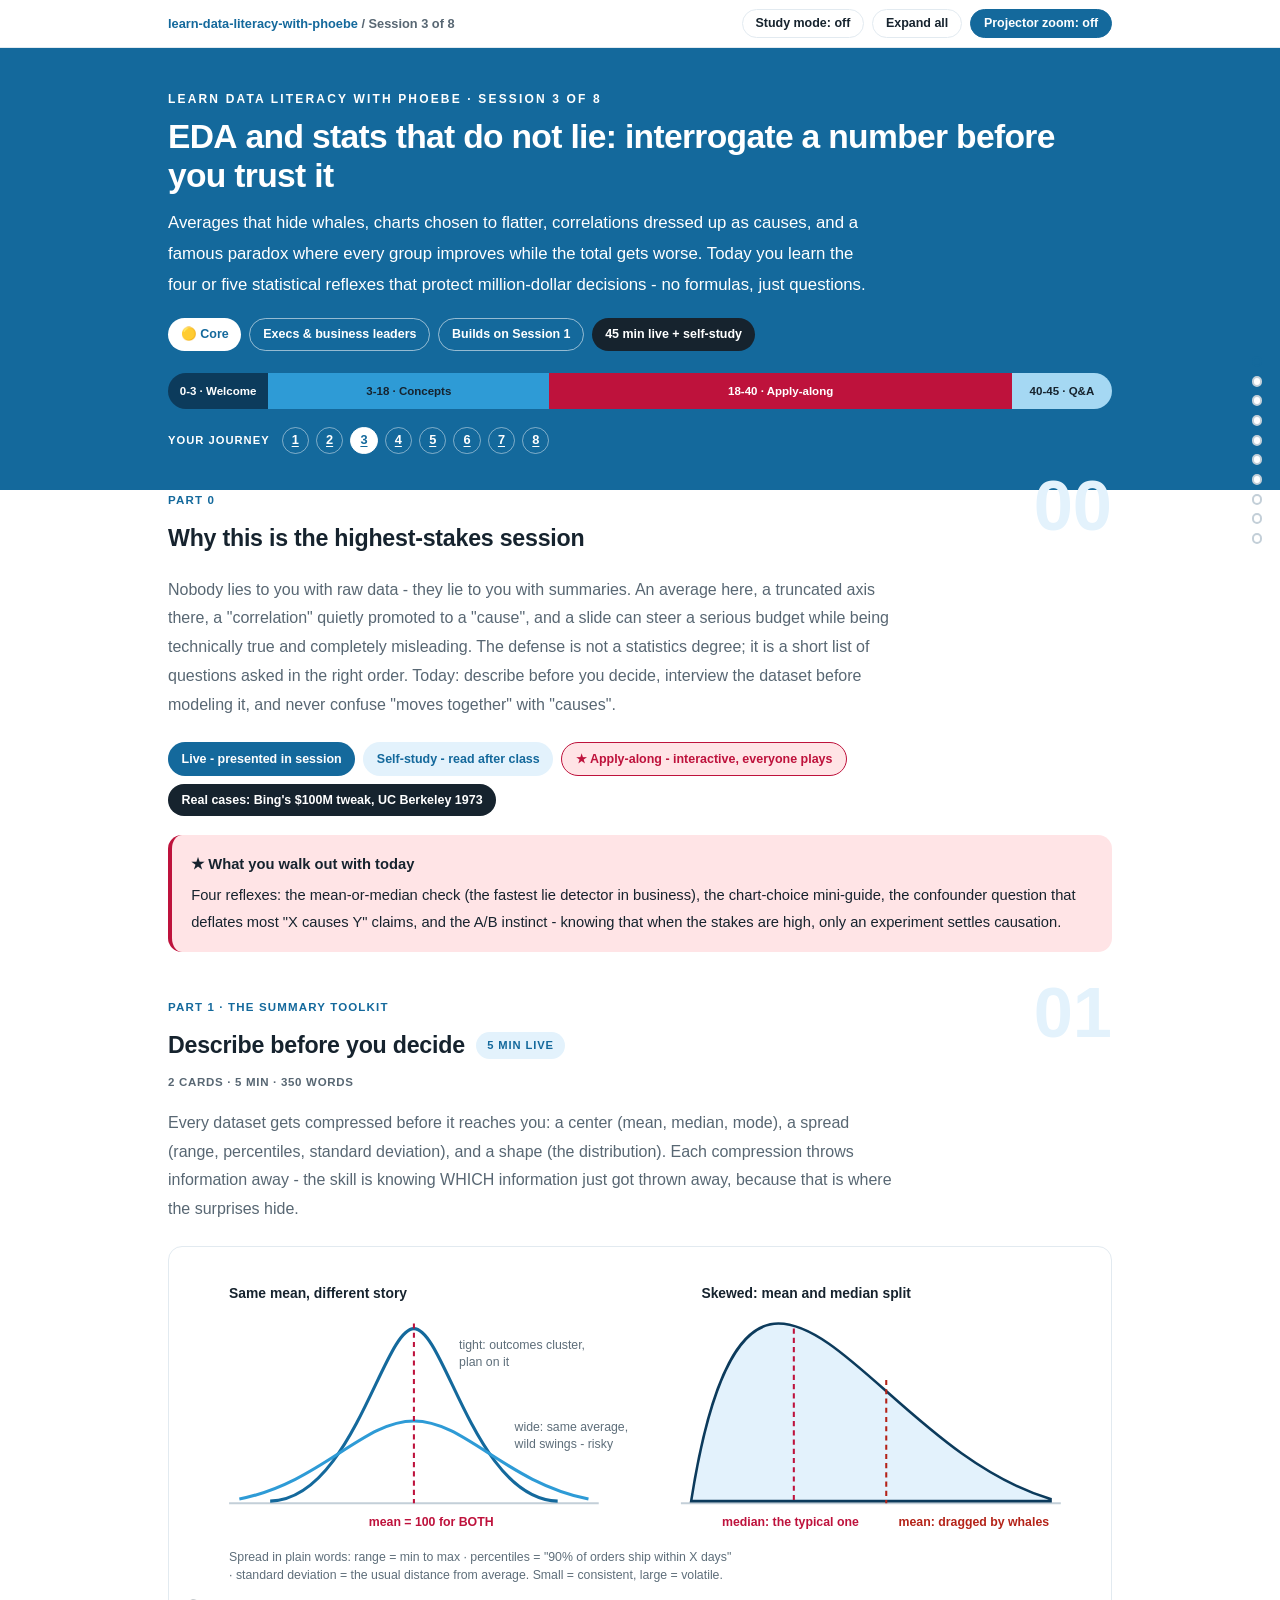
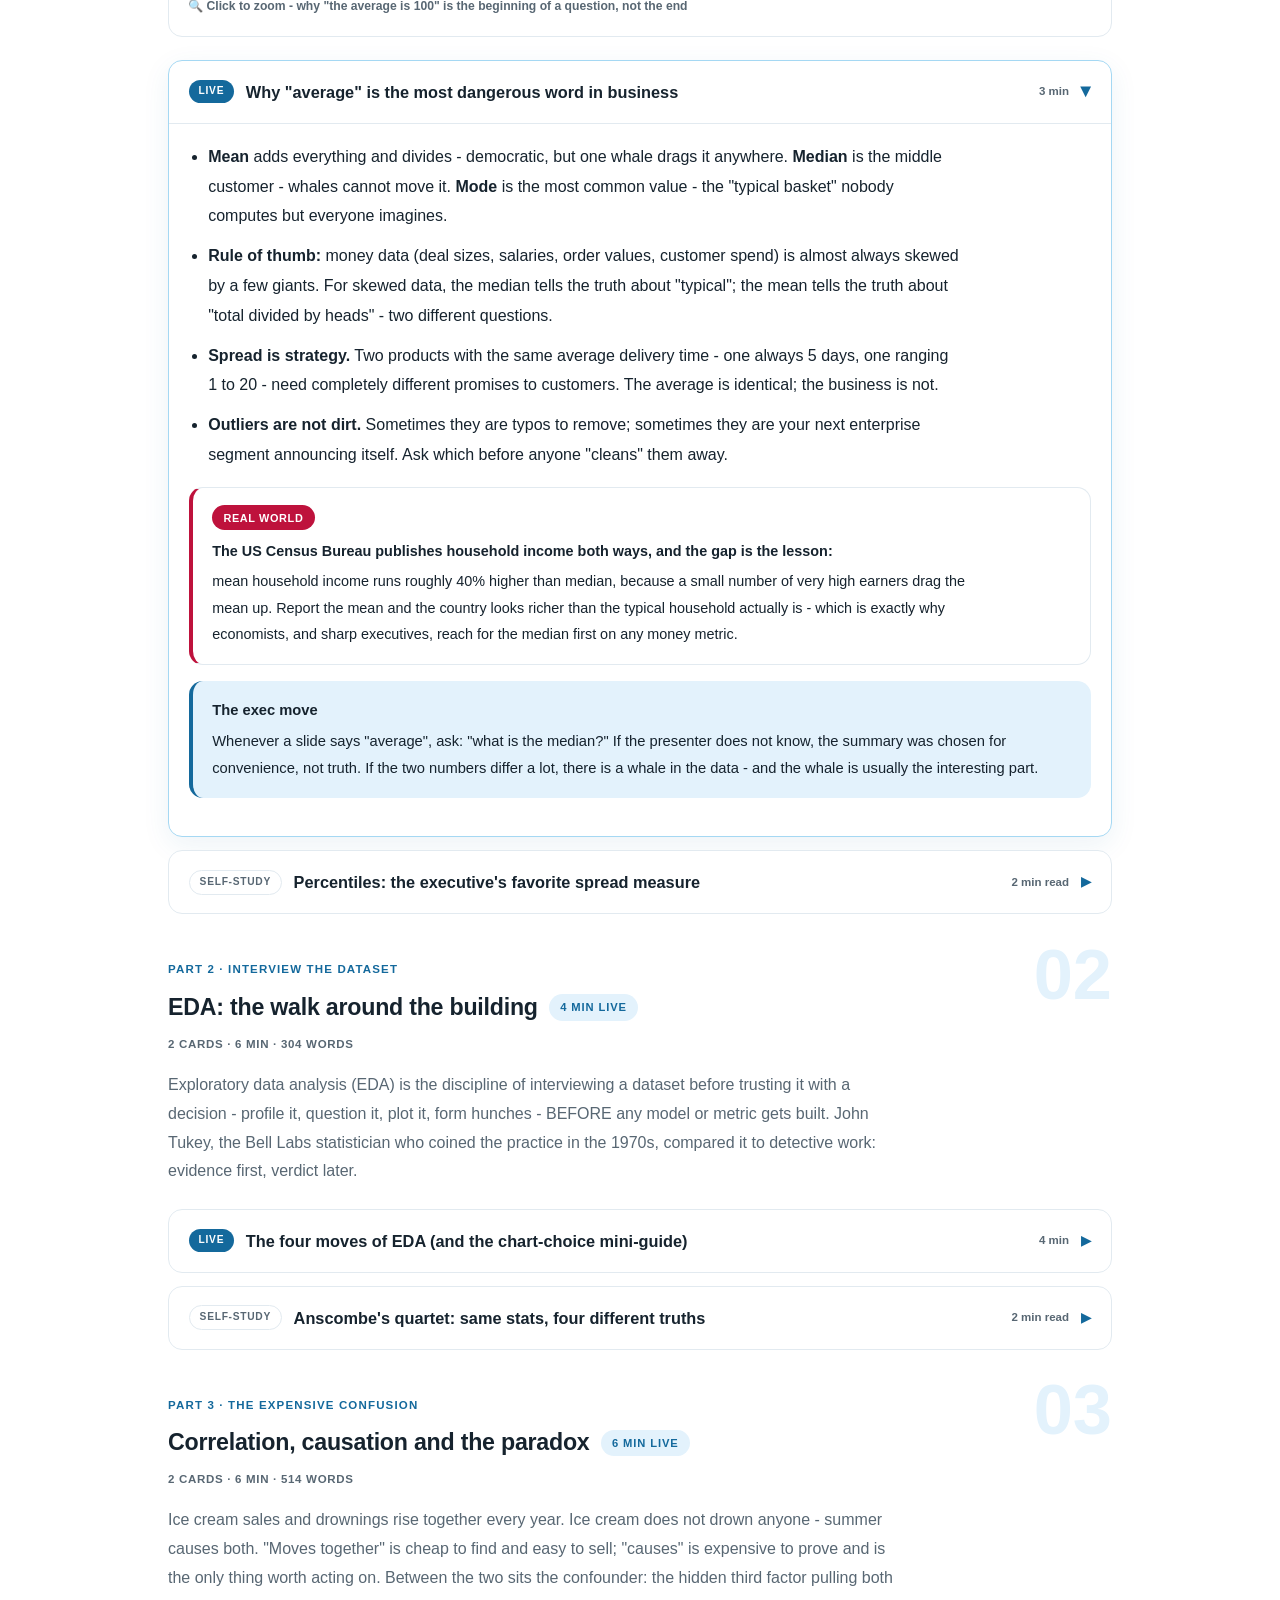
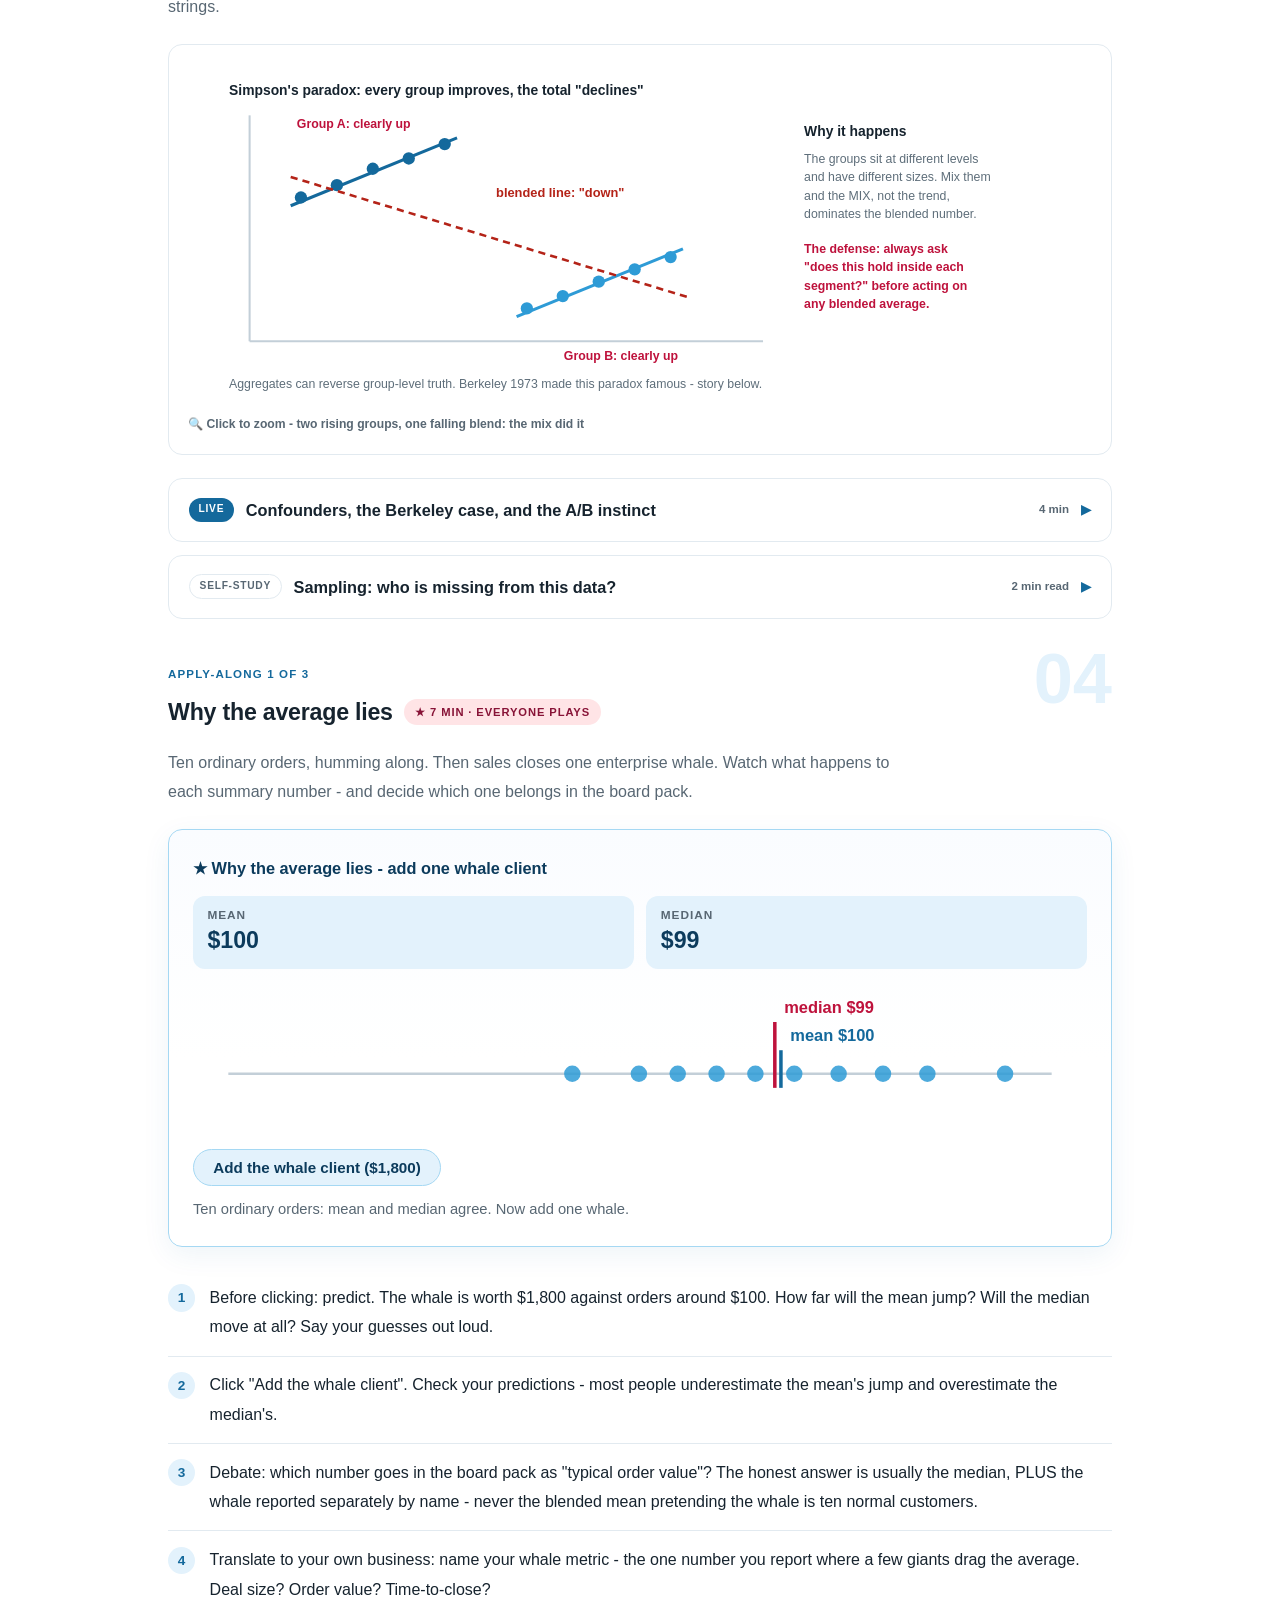
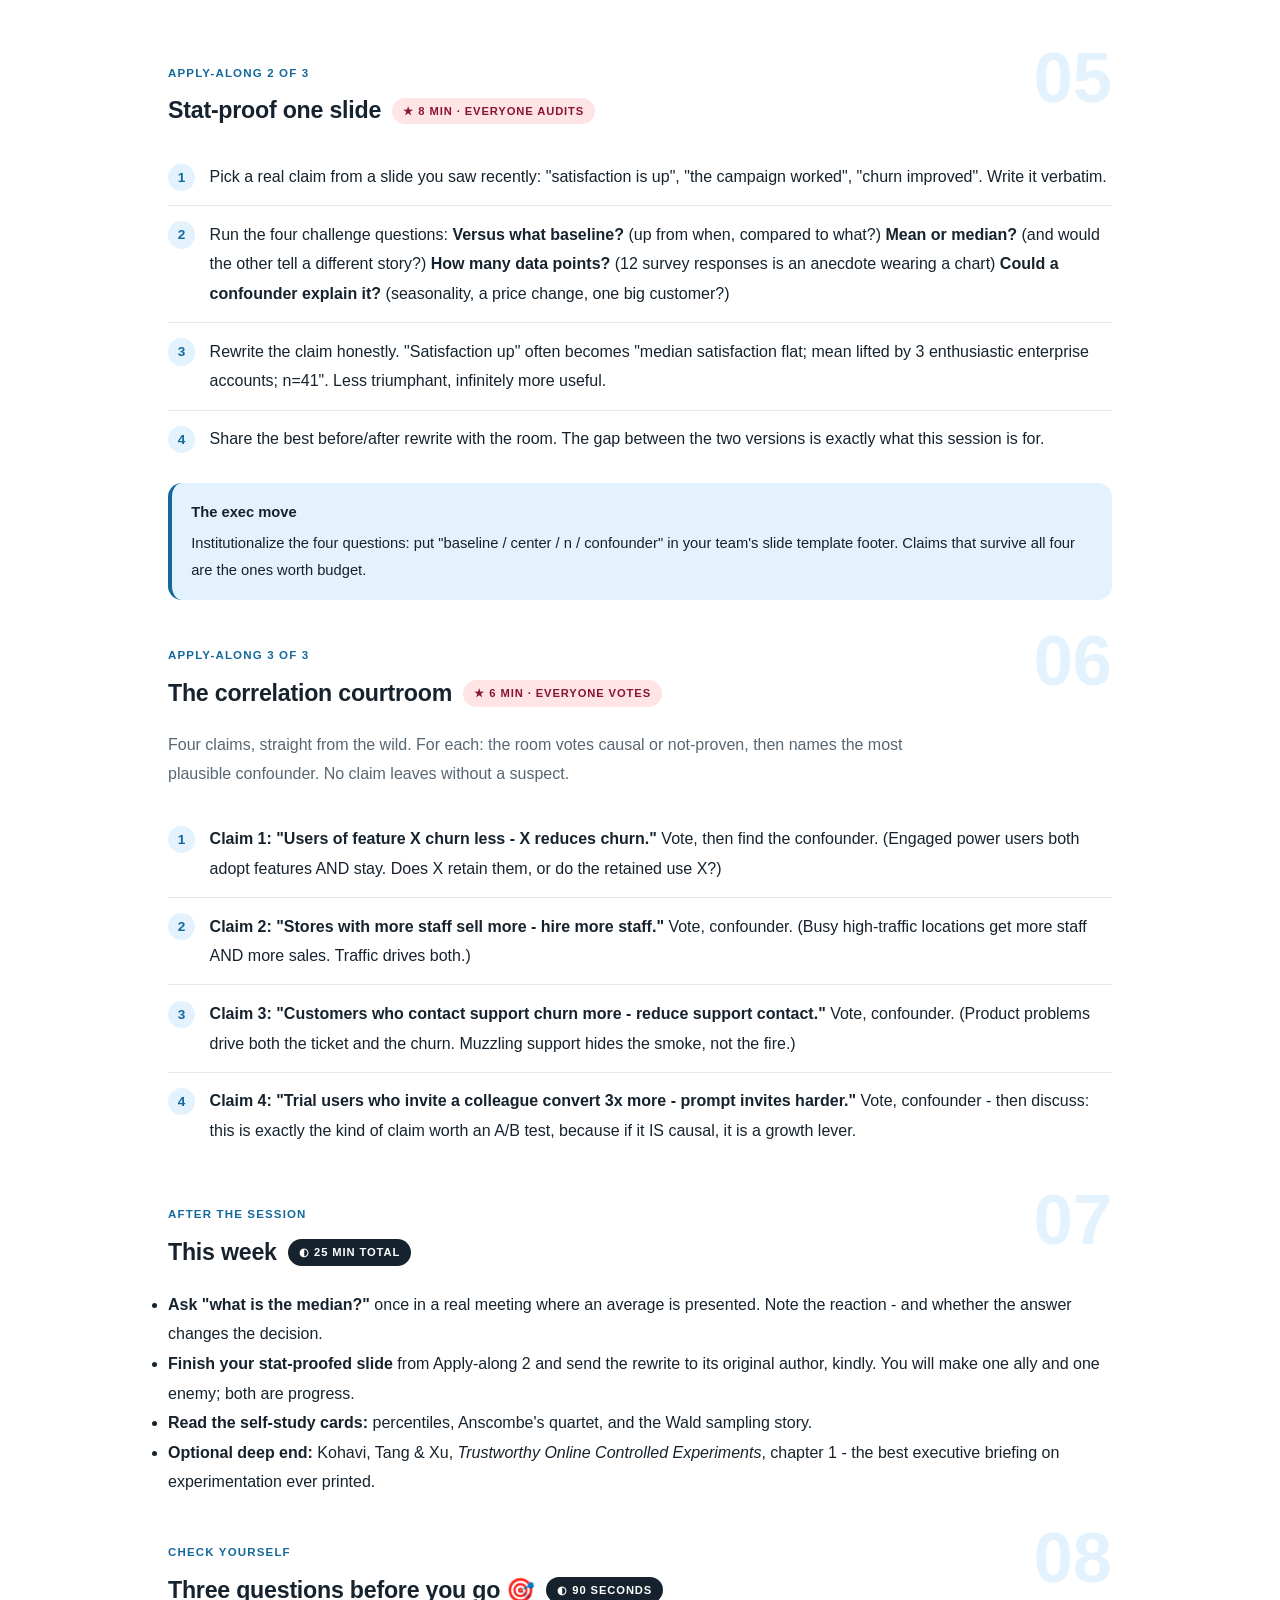
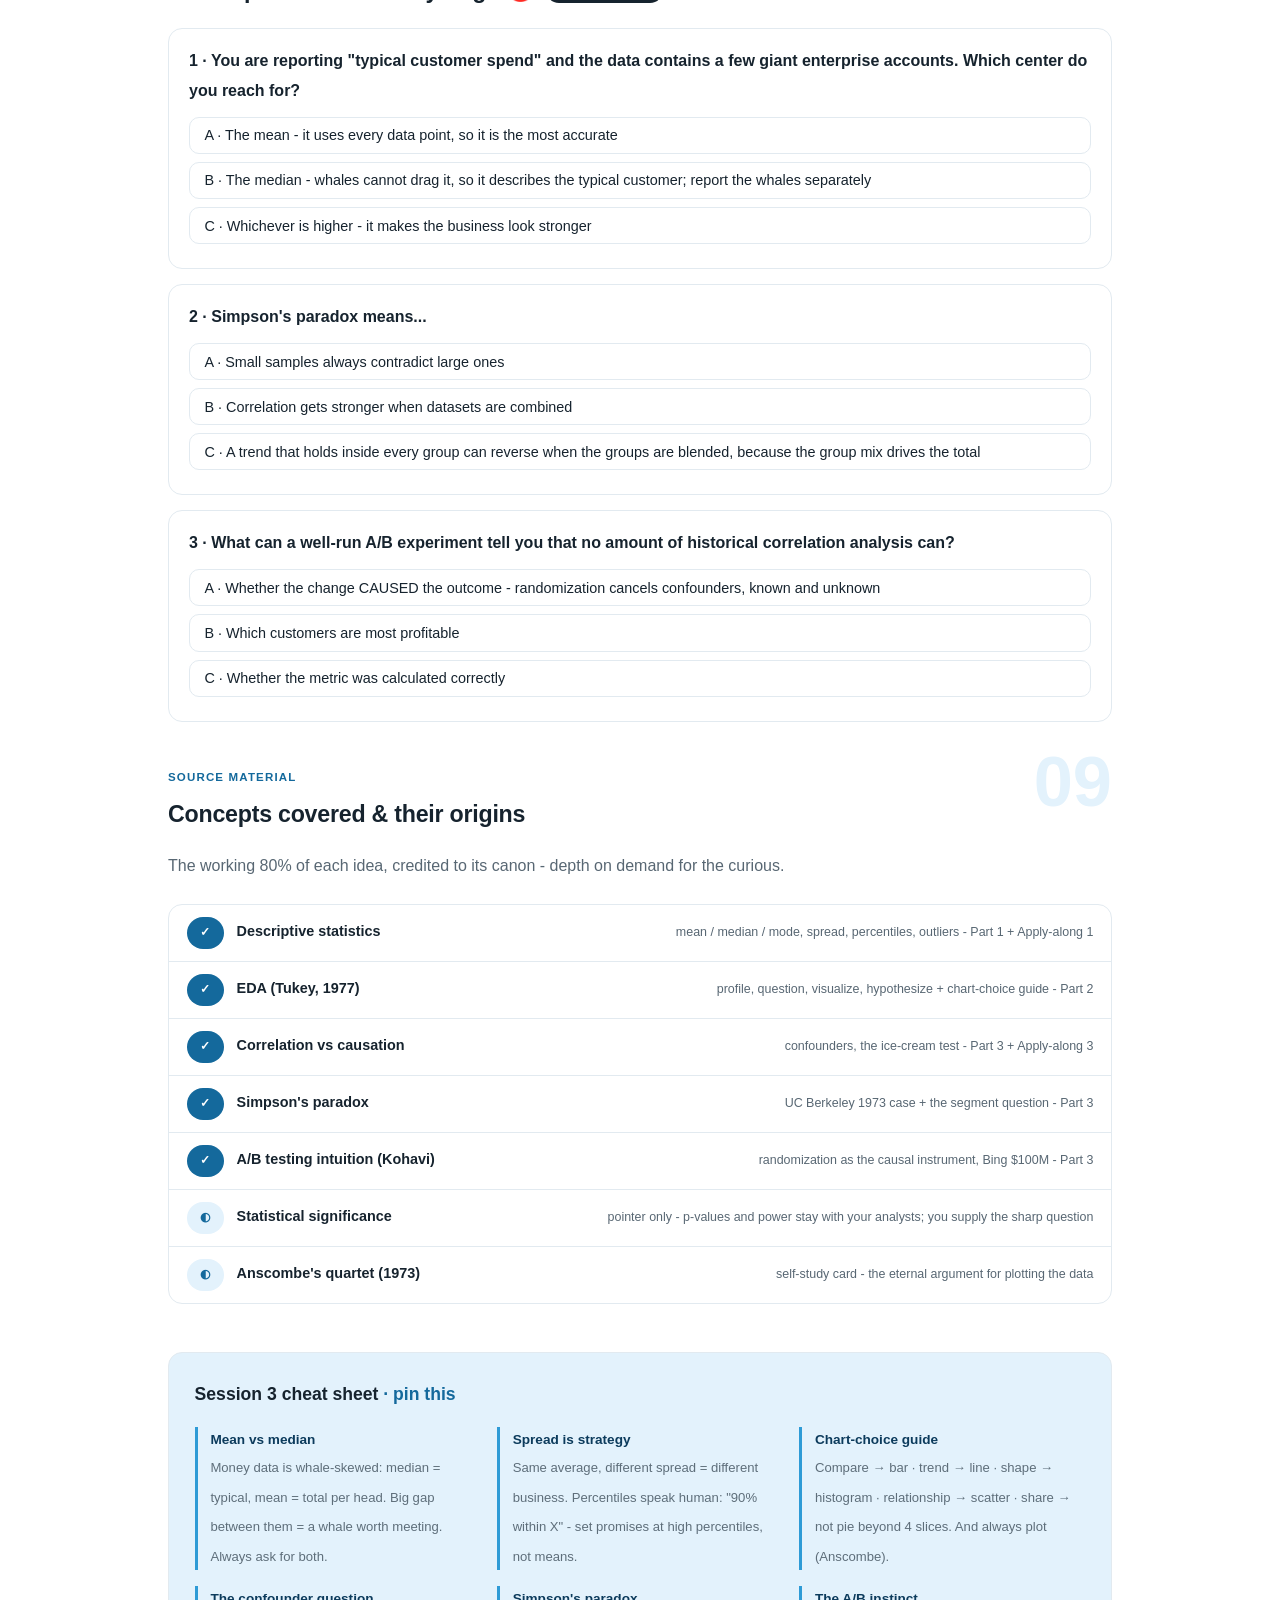
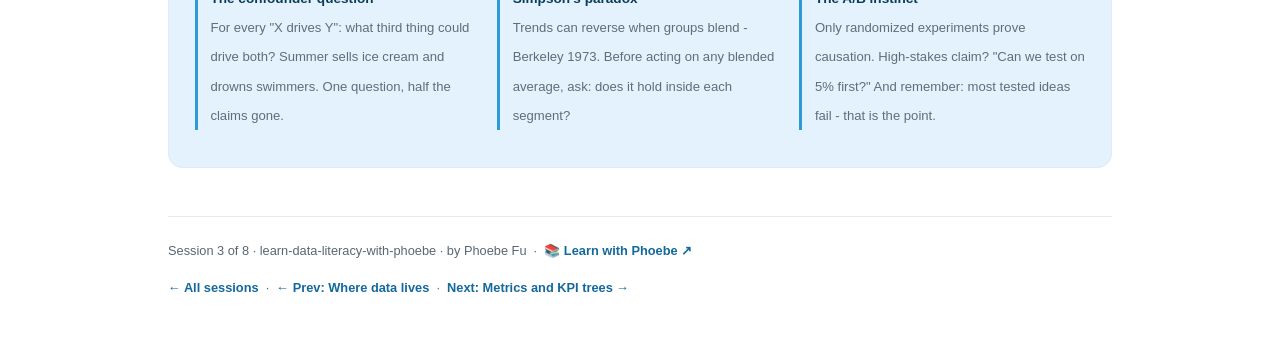
<file: courses/03-eda-and-stats.html>
<!DOCTYPE html>
<html lang="en">
<head>
<meta charset="UTF-8">
<meta name="viewport" content="width=device-width, initial-scale=1.0">
<!-- social:start -->
<meta name="description" content="Nobody lies to you with raw data - they lie to you with summaries. An average here, a truncated axis there, a &quot;correlation&quot; quietly promoted to a &quot;cause&quot;, and a slide can steer a serious...">
<meta property="og:type" content="article">
<meta property="og:site_name" content="Learn with Phoebe">
<meta property="og:title" content="EDA and stats that do not lie: interrogate a number before you trust it - learn data literacy with phoebe">
<meta property="og:description" content="Nobody lies to you with raw data - they lie to you with summaries. An average here, a truncated axis there, a &quot;correlation&quot; quietly promoted to a &quot;cause&quot;, and a slide can steer a serious...">
<meta property="og:url" content="https://phoebefu6.github.io/learn-data-literacy-with-phoebe/courses/03-eda-and-stats.html">
<meta property="og:image" content="https://phoebefu6.github.io/learn-data-literacy-with-phoebe/assets/og-cover.png">
<meta property="og:image:width" content="1200">
<meta property="og:image:height" content="630">
<meta name="twitter:card" content="summary_large_image">
<meta name="twitter:title" content="EDA and stats that do not lie: interrogate a number before you trust it - learn data literacy with phoebe">
<meta name="twitter:description" content="Nobody lies to you with raw data - they lie to you with summaries. An average here, a truncated axis there, a &quot;correlation&quot; quietly promoted to a &quot;cause&quot;, and a slide can steer a serious...">
<meta name="twitter:image" content="https://phoebefu6.github.io/learn-data-literacy-with-phoebe/assets/og-cover.png">
<!-- social:end -->
<title>Session 3 · EDA and stats that do not lie - learn data literacy with phoebe</title>
<link rel="stylesheet" href="../assets/style.css?v=39">
</head>
<body>

<div class="toolbar">
  <div class="wrap">
    <span class="crumb"><a href="../index.html">learn-data-literacy-with-phoebe</a> / Session 3 of 8</span>
    <button class="btn" id="toggle-all" type="button">Expand all</button>
    <button class="btn primary" id="zoom-toggle" type="button">Projector zoom: off</button>
  </div>
</div>

<header class="masthead">
  <div class="wrap">
    <div class="eyebrow">Learn Data Literacy with Phoebe · Session 3 of 8</div>
    <h1>EDA and stats that do not lie: <span class="accent">interrogate a number before you trust it</span></h1>
    <p class="sub">Averages that hide whales, charts chosen to flatter, correlations dressed up as causes, and a famous paradox where every group improves while the total gets worse. Today you learn the four or five statistical reflexes that protect million-dollar decisions - no formulas, just questions.</p>
    <div class="chip-row">
      <span class="chip level">🟡 Core</span>
      <span class="chip audience">Execs &amp; business leaders</span>
      <span class="chip audience">Builds on Session 1</span>
      <span class="chip time">45 min live + self-study</span>
    </div>
    <div class="agenda">
      <span class="a1" style="flex:1">0-3 · Welcome</span>
      <span class="a2" style="flex:3">3-18 · Concepts</span>
      <span class="a3" style="flex:5">18-40 · Apply-along</span>
      <span class="a4" style="flex:1">40-45 · Q&amp;A</span>
    </div>
  </div>
</header>

<main class="wrap">

  <!-- ============ INTRO ============ -->
  <section class="section" id="intro">
    <div class="section-kicker">
      <span class="klabel">Part 0</span>
      <h2>Why this is the highest-stakes session</h2>
    </div>
    <p class="lede">Nobody lies to you with raw data - they lie to you with summaries. An average here, a truncated axis there, a "correlation" quietly promoted to a "cause", and a slide can steer a serious budget while being technically true and completely misleading. The defense is not a statistics degree; it is a short list of questions asked in the right order. Today: describe before you decide, interview the dataset before modeling it, and never confuse "moves together" with "causes".</p>
    <div class="legend">
      <span class="pill solid">Live - presented in session</span>
      <span class="pill light">Self-study - read after class</span>
      <span class="pill amber">★ Apply-along - interactive, everyone plays</span>
      <span class="pill inkpill">Real cases: Bing's $100M tweak, UC Berkeley 1973</span>
    </div>
    <div class="callout win">
      <strong>★ What you walk out with today</strong>
      Four reflexes: the mean-or-median check (the fastest lie detector in business), the chart-choice mini-guide, the confounder question that deflates most "X causes Y" claims, and the A/B instinct - knowing that when the stakes are high, only an experiment settles causation.
    </div>
  </section>

  <!-- ============ PART 1: DESCRIBE BEFORE YOU DECIDE ============ -->
  <section class="section" id="describe">
    <div class="section-kicker">
      <span class="klabel">Part 1 · the summary toolkit</span>
      <h2>Describe before you decide <span class="tag concept">5 min live</span></h2>
    </div>
    <p class="lede">Every dataset gets compressed before it reaches you: a center (mean, median, mode), a spread (range, percentiles, standard deviation), and a shape (the distribution). Each compression throws information away - the skill is knowing WHICH information just got thrown away, because that is where the surprises hide.</p>

    <figure class="zoomable">
      <svg viewBox="0 0 880 310" xmlns="http://www.w3.org/2000/svg" role="img" aria-label="Left: two distributions with the same mean but different spread. Right: a skewed distribution where the mean is pulled away from the median">
        <style>
          .dsH { font: 700 13.5px Inter, sans-serif; fill: #16232E; }
          .dsX { font: 400 12px Inter, sans-serif; fill: #5E6E7A; }
          .dsN { font: 600 12px Inter, sans-serif; fill: #BE123C; }
          .dsW { font: 600 12px Inter, sans-serif; fill: #B42318; }
          .dsC1 { fill: none; stroke: #14699C; stroke-width: 3; }
          .dsC2 { fill: none; stroke: #2E9BD6; stroke-width: 3; }
          .dsSk { fill: #E3F2FC; stroke: #0C3B5C; stroke-width: 2.5; }
          .dsM { stroke: #BE123C; stroke-width: 2; stroke-dasharray: 5 4; }
          .dsR { stroke: #B42318; stroke-width: 2; stroke-dasharray: 5 4; }
        </style>
        <text class="dsH" x="40" y="30">Same mean, different story</text>
        <line x1="40" y1="230" x2="400" y2="230" stroke="#C3CFD8" stroke-width="2"/>
        <path class="dsC1" d="M 80 228 C 160 226, 190 60, 220 60 C 250 60, 280 226, 360 228"/>
        <path class="dsC2" d="M 50 226 C 130 210, 170 150, 220 150 C 270 150, 310 210, 390 226"/>
        <line class="dsM" x1="220" y1="55" x2="220" y2="230"/>
        <text class="dsN" x="176" y="252">mean = 100 for BOTH</text>
        <text class="dsX" x="264" y="80">tight: outcomes cluster,</text>
        <text class="dsX" x="264" y="96">plan on it</text>
        <text class="dsX" x="318" y="160">wide: same average,</text>
        <text class="dsX" x="318" y="176">wild swings - risky</text>
        <text class="dsH" x="500" y="30">Skewed: mean and median split</text>
        <line x1="480" y1="230" x2="850" y2="230" stroke="#C3CFD8" stroke-width="2"/>
        <path class="dsSk" d="M 490 228 C 510 100, 540 55, 575 55 C 640 55, 720 190, 840 226 L 840 228 Z"/>
        <line class="dsM" x1="590" y1="60" x2="590" y2="230"/>
        <line class="dsR" x1="680" y1="110" x2="680" y2="230"/>
        <text class="dsN" x="520" y="252">median: the typical one</text>
        <text class="dsW" x="692" y="252">mean: dragged by whales</text>
        <text class="dsX" x="40" y="286">Spread in plain words: range = min to max · percentiles = "90% of orders ship within X days"</text>
        <text class="dsX" x="40" y="304">· standard deviation = the usual distance from average. Small = consistent, large = volatile.</text>
      </svg>
      <figcaption>🔍 Click to zoom - why "the average is 100" is the beginning of a question, not the end</figcaption>
    </figure>

    <details class="card" open>
      <summary><span class="mode live">Live</span>Why "average" is the most dangerous word in business<span class="mini">3 min</span><span class="caret">▶</span></summary>
      <div class="body">
        <ul>
          <li><strong>Mean</strong> adds everything and divides - democratic, but one whale drags it anywhere. <strong>Median</strong> is the middle customer - whales cannot move it. <strong>Mode</strong> is the most common value - the "typical basket" nobody computes but everyone imagines.</li>
          <li><strong>Rule of thumb:</strong> money data (deal sizes, salaries, order values, customer spend) is almost always skewed by a few giants. For skewed data, the median tells the truth about "typical"; the mean tells the truth about "total divided by heads" - two different questions.</li>
          <li><strong>Spread is strategy.</strong> Two products with the same average delivery time - one always 5 days, one ranging 1 to 20 - need completely different promises to customers. The average is identical; the business is not.</li>
          <li><strong>Outliers are not dirt.</strong> Sometimes they are typos to remove; sometimes they are your next enterprise segment announcing itself. Ask which before anyone "cleans" them away.</li>
        </ul>
        <div class="callout example">
          <span class="ex-pill">Real world</span>
          <p><strong>The US Census Bureau publishes household income both ways, and the gap is the lesson:</strong> mean household income runs roughly 40% higher than median, because a small number of very high earners drag the mean up. Report the mean and the country looks richer than the typical household actually is - which is exactly why economists, and sharp executives, reach for the median first on any money metric.</p>
        </div>
        <div class="callout tip">
          <strong>The exec move</strong>
          Whenever a slide says "average", ask: "what is the median?" If the presenter does not know, the summary was chosen for convenience, not truth. If the two numbers differ a lot, there is a whale in the data - and the whale is usually the interesting part.
        </div>
      </div>
    </details>

    <details class="card">
      <summary><span class="mode self">Self-study</span>Percentiles: the executive's favorite spread measure<span class="mini">2 min read</span><span class="caret">▶</span></summary>
      <div class="body">
        <p>Standard deviation is fine, but percentiles speak human. "Median delivery is 3 days, 90th percentile is 11" means: half of customers get it in 3 days, but one in ten waits 11 or more - and that unlucky 10% writes your reviews. Tech companies run on this grammar (p50, p95, p99 response times) because averages hide exactly the customers who are angriest. When you set service targets, set them at a high percentile, not at the mean - the mean has never waited for a parcel.</p>
      </div>
    </details>
  </section>

  <!-- ============ PART 2: EDA ============ -->
  <section class="section" id="eda">
    <div class="section-kicker">
      <span class="klabel">Part 2 · interview the dataset</span>
      <h2>EDA: the walk around the building <span class="tag concept">4 min live</span></h2>
    </div>
    <p class="lede">Exploratory data analysis (EDA) is the discipline of interviewing a dataset before trusting it with a decision - profile it, question it, plot it, form hunches - BEFORE any model or metric gets built. John Tukey, the Bell Labs statistician who coined the practice in the 1970s, compared it to detective work: evidence first, verdict later.</p>

    <details class="card">
      <summary><span class="mode live">Live</span>The four moves of EDA (and the chart-choice mini-guide)<span class="mini">4 min</span><span class="caret">▶</span></summary>
      <div class="body">
        <ul>
          <li><strong>Profile:</strong> how many rows? what date range? how much is missing? A churn analysis where 30% of customers have no signup date is a different project.</li>
          <li><strong>Question:</strong> what would surprise me here? Write it down before looking - it keeps you honest when the data confirms what you hoped.</li>
          <li><strong>Visualize:</strong> plot the distributions, not just the summaries. Shapes reveal what averages conceal - two humps, a whale tail, a cliff at a suspicious round number.</li>
          <li><strong>Hypothesize:</strong> end EDA with sentences that start "it looks like..." - candidates for testing, not conclusions for slides.</li>
        </ul>
        <p>And when someone (including you) picks a chart, match it to the question:</p>
        <table class="clean">
          <thead><tr><th>Question</th><th>Right chart</th><th>Watch out for</th></tr></thead>
          <tbody>
            <tr><td>Compare categories</td><td>bar chart</td><td>truncated axes exaggerating small gaps</td></tr>
            <tr><td>Trend over time</td><td>line chart</td><td>cherry-picked start dates</td></tr>
            <tr><td>Shape of the data</td><td>histogram</td><td>bin sizes chosen to hide the whale</td></tr>
            <tr><td>Relationship of two things</td><td>scatter plot</td><td>a trend line drawn through noise</td></tr>
            <tr><td>Share of a whole</td><td>bar, NOT pie if over 4 slices</td><td>humans cannot compare pie angles</td></tr>
          </tbody>
        </table>
        <div class="callout tip">
          <strong>The exec move</strong>
          Ask "can I see the distribution?" once per readout. Analysts light up (someone finally asked), and you will occasionally watch an "average customer" dissolve into two totally different segments in front of the room.
        </div>
      </div>
    </details>

    <details class="card">
      <summary><span class="mode self">Self-study</span>Anscombe's quartet: same stats, four different truths<span class="mini">2 min read</span><span class="caret">▶</span></summary>
      <div class="body">
        <p>In 1973 statistician Francis Anscombe built four small datasets with essentially identical summary statistics - same means, same variances, same correlation, same trend line. Then he plotted them: one is a clean linear relationship, one is a curve, one is a straight line bent by a single outlier, and one is a vertical stack where a lone point invents the entire "relationship". Four identical spreadsheets of summary stats, four wildly different realities. It is the most elegant argument ever made for one habit: <strong>always plot the data.</strong> Any analysis you are shown that contains only summary numbers and zero pictures has skipped the step Anscombe built his quartet to defend.</p>
      </div>
    </details>
  </section>

  <!-- ============ PART 3: CORRELATION, CAUSATION, PARADOX ============ -->
  <section class="section" id="causation">
    <div class="section-kicker">
      <span class="klabel">Part 3 · the expensive confusion</span>
      <h2>Correlation, causation and the paradox <span class="tag concept">6 min live</span></h2>
    </div>
    <p class="lede">Ice cream sales and drownings rise together every year. Ice cream does not drown anyone - summer causes both. "Moves together" is cheap to find and easy to sell; "causes" is expensive to prove and is the only thing worth acting on. Between the two sits the confounder: the hidden third factor pulling both strings.</p>

    <figure class="zoomable">
      <svg viewBox="0 0 880 330" xmlns="http://www.w3.org/2000/svg" role="img" aria-label="Simpson's paradox: two groups each trend upward but the combined trend line slopes downward">
        <style>
          .sxH { font: 700 13.5px Inter, sans-serif; fill: #16232E; }
          .sxX { font: 400 12px Inter, sans-serif; fill: #5E6E7A; }
          .sxN { font: 600 12px Inter, sans-serif; fill: #BE123C; }
          .sxW { font: 600 12.5px Inter, sans-serif; fill: #B42318; }
          .sxL1 { stroke: #14699C; stroke-width: 3; }
          .sxL2 { stroke: #2E9BD6; stroke-width: 3; }
          .sxLC { stroke: #B42318; stroke-width: 2.5; stroke-dasharray: 7 5; }
          .sxD1 { fill: #14699C; }
          .sxD2 { fill: #2E9BD6; }
        </style>
        <text class="sxH" x="40" y="30">Simpson's paradox: every group improves, the total "declines"</text>
        <line x1="60" y1="270" x2="560" y2="270" stroke="#C3CFD8" stroke-width="2"/>
        <line x1="60" y1="270" x2="60" y2="50" stroke="#C3CFD8" stroke-width="2"/>
        <circle class="sxD1" cx="110" cy="130" r="6"/>
        <circle class="sxD1" cx="145" cy="118" r="6"/>
        <circle class="sxD1" cx="180" cy="102" r="6"/>
        <circle class="sxD1" cx="215" cy="92" r="6"/>
        <circle class="sxD1" cx="250" cy="78" r="6"/>
        <line class="sxL1" x1="100" y1="138" x2="262" y2="72"/>
        <circle class="sxD2" cx="330" cy="238" r="6"/>
        <circle class="sxD2" cx="365" cy="226" r="6"/>
        <circle class="sxD2" cx="400" cy="212" r="6"/>
        <circle class="sxD2" cx="435" cy="200" r="6"/>
        <circle class="sxD2" cx="470" cy="188" r="6"/>
        <line class="sxL2" x1="320" y1="246" x2="482" y2="180"/>
        <line class="sxLC" x1="100" y1="110" x2="490" y2="228"/>
        <text class="sxN" x="106" y="62">Group A: clearly up</text>
        <text class="sxN" x="366" y="288">Group B: clearly up</text>
        <text class="sxW" x="300" y="130">blended line: "down"</text>
        <text class="sxH" x="600" y="70">Why it happens</text>
        <text class="sxX" x="600" y="96">The groups sit at different levels</text>
        <text class="sxX" x="600" y="114">and have different sizes. Mix them</text>
        <text class="sxX" x="600" y="132">and the MIX, not the trend,</text>
        <text class="sxX" x="600" y="150">dominates the blended number.</text>
        <text class="sxN" x="600" y="184">The defense: always ask</text>
        <text class="sxN" x="600" y="202">"does this hold inside each</text>
        <text class="sxN" x="600" y="220">segment?" before acting on</text>
        <text class="sxN" x="600" y="238">any blended average.</text>
        <text class="sxX" x="40" y="316">Aggregates can reverse group-level truth. Berkeley 1973 made this paradox famous - story below.</text>
      </svg>
      <figcaption>🔍 Click to zoom - two rising groups, one falling blend: the mix did it</figcaption>
    </figure>

    <details class="card">
      <summary><span class="mode live">Live</span>Confounders, the Berkeley case, and the A/B instinct<span class="mini">4 min</span><span class="caret">▶</span></summary>
      <div class="body">
        <ul>
          <li><strong>The confounder question:</strong> for any "X drives Y" claim, ask "what third thing could drive both?" Summer drives ice cream AND drownings. Company size drives tool adoption AND revenue. It deflates half of all correlation claims in one sentence.</li>
          <li><strong>Simpson's paradox is the confounder's masterpiece:</strong> a trend that holds in every group can reverse when the groups are blended, because the group mix is doing the driving.</li>
        </ul>
        <div class="callout example">
          <span class="ex-pill">Real world</span>
          <p><strong>UC Berkeley, 1973:</strong> graduate admissions looked biased - 44% of men admitted vs 35% of women. The graduate division feared being sued and commissioned an analysis; no lawsuit was ever filed, though the lawsuit version of the story is repeated in a great many textbooks. Broken down BY DEPARTMENT the picture changed: the published analysis found four departments significantly biased against women and six significantly biased against men, with the pooled figure showing a small bias in favour of women. The confounder: which departments people applied to. Women disproportionately applied to fiercely competitive departments with low admission rates for everyone; men flocked to high-admission ones. The blended number was arithmetically true and directionally wrong - the canonical warning taped above every dashboard of blended averages. The 1975 paper itself would not load when these figures were last checked, so they come from three independent sources that reproduce its tables and agree to the digit.</p>
        </div>
        <ul>
          <li><strong>So how do you ever PROVE causation?</strong> Run an experiment. Split customers randomly, change one thing for one group, compare. Randomization silently cancels every confounder - known and unknown - which is why A/B testing is the only clean causal instrument business has.</li>
        </ul>
        <div class="callout example">
          <span class="ex-pill">Real world</span>
          <p><strong>Bing's $100M title tweak:</strong> Ronny Kohavi's experimentation team at Microsoft tested a tiny change to how ad titles displayed - an idea that had sat in the backlog for months because nobody expected much. The A/B test revealed it was worth roughly $100M a year in revenue. The honest twin of the story: Kohavi reports that most tested ideas fail to move their target metric - at Bing, about two-thirds. Experts cannot tell the $100M ideas from the duds by intuition. That is not an argument against experts; it is the argument FOR testing.</p>
        </div>
        <div class="callout tip">
          <strong>The exec move</strong>
          Calibrate the tool to the stakes: for small decisions, correlation plus judgment is fine. For big irreversible ones, ask "can we test this on 5% of customers first?" If the answer is "no time", you are choosing speed over knowing - sometimes right, but choose it knowingly.
        </div>
      </div>
    </details>

    <details class="card">
      <summary><span class="mode self">Self-study</span>Sampling: who is missing from this data?<span class="mini">2 min read</span><span class="caret">▶</span></summary>
      <div class="body">
        <p>Every dataset is a sample of some reality, and the fastest way to lie without lying is to sample the convenient. Survey respondents are people who answer surveys. Churned customers do not fill in exit polls. The classic: in WWII, analysts mapped bullet holes on returning bombers to decide where to add armor - until statistician Abraham Wald pointed out the holes marked where planes could be hit AND STILL COME HOME. Armor the clean spots: the fatal hits are on the planes you never see. Before trusting any dataset, ask the Wald question: <strong>"who is not in this data, and why?"</strong></p>
      </div>
    </details>
  </section>

  <!-- ============ DEMO 1 ============ -->
  <section class="section" id="demo-1">
    <div class="section-kicker">
      <span class="klabel">Apply-along 1 of 3</span>
      <h2>Why the average lies <span class="tag demo">★ 7 min · everyone plays</span></h2>
    </div>
    <p class="lede">Ten ordinary orders, humming along. Then sales closes one enterprise whale. Watch what happens to each summary number - and decide which one belongs in the board pack.</p>
    <div class="widget" data-widget="meanmedian" data-config='{"title": "★ Why the average lies - add one whale client", "unit": "$", "values": [62, 74, 81, 88, 95, 102, 110, 118, 126, 140], "add": {"label": "Add the whale client", "value": 1800}}'></div>
    <div class="steps">
      <div class="step"><p>Before clicking: predict. The whale is worth $1,800 against orders around $100. How far will the mean jump? Will the median move at all? Say your guesses out loud.</p></div>
      <div class="step"><p>Click "Add the whale client". Check your predictions - most people underestimate the mean's jump and overestimate the median's.</p></div>
      <div class="step"><p>Debate: which number goes in the board pack as "typical order value"? The honest answer is usually the median, PLUS the whale reported separately by name - never the blended mean pretending the whale is ten normal customers.</p></div>
      <div class="step"><p>Translate to your own business: name your whale metric - the one number you report where a few giants drag the average. Deal size? Order value? Time-to-close?</p></div>
    </div>
  </section>

  <!-- ============ DEMO 2 ============ -->
  <section class="section" id="demo-2">
    <div class="section-kicker">
      <span class="klabel">Apply-along 2 of 3</span>
      <h2>Stat-proof one slide <span class="tag demo">★ 8 min · everyone audits</span></h2>
    </div>
    <div class="steps">
      <div class="step"><p>Pick a real claim from a slide you saw recently: "satisfaction is up", "the campaign worked", "churn improved". Write it verbatim.</p></div>
      <div class="step"><p>Run the four challenge questions: <strong>Versus what baseline?</strong> (up from when, compared to what?) <strong>Mean or median?</strong> (and would the other tell a different story?) <strong>How many data points?</strong> (12 survey responses is an anecdote wearing a chart) <strong>Could a confounder explain it?</strong> (seasonality, a price change, one big customer?)</p></div>
      <div class="step"><p>Rewrite the claim honestly. "Satisfaction up" often becomes "median satisfaction flat; mean lifted by 3 enthusiastic enterprise accounts; n=41". Less triumphant, infinitely more useful.</p></div>
      <div class="step"><p>Share the best before/after rewrite with the room. The gap between the two versions is exactly what this session is for.</p></div>
    </div>
    <div class="callout tip">
      <strong>The exec move</strong>
      Institutionalize the four questions: put "baseline / center / n / confounder" in your team's slide template footer. Claims that survive all four are the ones worth budget.
    </div>
  </section>

  <!-- ============ DEMO 3 ============ -->
  <section class="section" id="demo-3">
    <div class="section-kicker">
      <span class="klabel">Apply-along 3 of 3</span>
      <h2>The correlation courtroom <span class="tag demo">★ 6 min · everyone votes</span></h2>
    </div>
    <p class="lede">Four claims, straight from the wild. For each: the room votes causal or not-proven, then names the most plausible confounder. No claim leaves without a suspect.</p>
    <div class="steps">
      <div class="step"><p><strong>Claim 1: "Users of feature X churn less - X reduces churn."</strong> Vote, then find the confounder. (Engaged power users both adopt features AND stay. Does X retain them, or do the retained use X?)</p></div>
      <div class="step"><p><strong>Claim 2: "Stores with more staff sell more - hire more staff."</strong> Vote, confounder. (Busy high-traffic locations get more staff AND more sales. Traffic drives both.)</p></div>
      <div class="step"><p><strong>Claim 3: "Customers who contact support churn more - reduce support contact."</strong> Vote, confounder. (Product problems drive both the ticket and the churn. Muzzling support hides the smoke, not the fire.)</p></div>
      <div class="step"><p><strong>Claim 4: "Trial users who invite a colleague convert 3x more - prompt invites harder."</strong> Vote, confounder - then discuss: this is exactly the kind of claim worth an A/B test, because if it IS causal, it is a growth lever.</p></div>
    </div>
  </section>

  <!-- ============ HOMEWORK ============ -->
  <section class="section" id="exercise">
    <div class="section-kicker">
      <span class="klabel">After the session</span>
      <h2>This week <span class="tag exercise">◐ 25 min total</span></h2>
    </div>
    <ul>
      <li><strong>Ask "what is the median?"</strong> once in a real meeting where an average is presented. Note the reaction - and whether the answer changes the decision.</li>
      <li><strong>Finish your stat-proofed slide</strong> from Apply-along 2 and send the rewrite to its original author, kindly. You will make one ally and one enemy; both are progress.</li>
      <li><strong>Read the self-study cards:</strong> percentiles, Anscombe's quartet, and the Wald sampling story.</li>
      <li><strong>Optional deep end:</strong> Kohavi, Tang &amp; Xu, <em>Trustworthy Online Controlled Experiments</em>, chapter 1 - the best executive briefing on experimentation ever printed.</li>
    </ul>
  </section>

  <!-- ============ QUIZ ============ -->
  <section class="section" id="quiz">
    <div class="section-kicker">
      <span class="klabel">Check yourself</span>
      <h2>Three questions before you go 🎯 <span class="tag exercise">◐ 90 seconds</span></h2>
    </div>
    <div class="quiz-q" data-answer="1">
      <p class="qtext">1 · You are reporting "typical customer spend" and the data contains a few giant enterprise accounts. Which center do you reach for?</p>
      <button class="qopt" type="button">A · The mean - it uses every data point, so it is the most accurate</button>
      <button class="qopt" type="button">B · The median - whales cannot drag it, so it describes the typical customer; report the whales separately</button>
      <button class="qopt" type="button">C · Whichever is higher - it makes the business look stronger</button>
      <p class="qwhy">Money data is almost always whale-skewed. The median answers "what is typical"; the mean answers "total divided by heads" - a different question. Blend the whale into the mean and you describe a customer who does not exist.</p>
    </div>
    <div class="quiz-q" data-answer="2">
      <p class="qtext">2 · Simpson's paradox means...</p>
      <button class="qopt" type="button">A · Small samples always contradict large ones</button>
      <button class="qopt" type="button">B · Correlation gets stronger when datasets are combined</button>
      <button class="qopt" type="button">C · A trend that holds inside every group can reverse when the groups are blended, because the group mix drives the total</button>
      <p class="qwhy">Berkeley 1973: the blended total looked biased against women, yet the department-level analysis found the bias running both ways and slightly in favour of women overall - the mix of departments applied to, not the departments themselves, produced the aggregate. Always ask "does this hold inside each segment?"</p>
    </div>
    <div class="quiz-q" data-answer="0">
      <p class="qtext">3 · What can a well-run A/B experiment tell you that no amount of historical correlation analysis can?</p>
      <button class="qopt" type="button">A · Whether the change CAUSED the outcome - randomization cancels confounders, known and unknown</button>
      <button class="qopt" type="button">B · Which customers are most profitable</button>
      <button class="qopt" type="button">C · Whether the metric was calculated correctly</button>
      <p class="qwhy">History can only show what moved together; a lurking third factor can always explain it. Random assignment breaks every such backdoor at once - which is why Bing tested its way to a $100M title change that intuition had shelved for months.</p>
    </div>
    <p class="quiz-score"></p>
  </section>

  <!-- ============ SOURCES ============ -->
  <section class="section" id="official">
    <div class="section-kicker">
      <span class="klabel">Source material</span>
      <h2>Concepts covered &amp; their origins</h2>
    </div>
    <p class="lede">The working 80% of each idea, credited to its canon - depth on demand for the curious.</p>
    <div class="covered">
      <div class="covered-row"><span class="status pill solid">✓</span><span class="name">Descriptive statistics</span><span class="note">mean / median / mode, spread, percentiles, outliers - Part 1 + Apply-along 1</span></div>
      <div class="covered-row"><span class="status pill solid">✓</span><span class="name">EDA (Tukey, 1977)</span><span class="note">profile, question, visualize, hypothesize + chart-choice guide - Part 2</span></div>
      <div class="covered-row"><span class="status pill solid">✓</span><span class="name">Correlation vs causation</span><span class="note">confounders, the ice-cream test - Part 3 + Apply-along 3</span></div>
      <div class="covered-row"><span class="status pill solid">✓</span><span class="name">Simpson's paradox</span><span class="note">UC Berkeley 1973 case + the segment question - Part 3</span></div>
      <div class="covered-row"><span class="status pill solid">✓</span><span class="name">A/B testing intuition (Kohavi)</span><span class="note">randomization as the causal instrument, Bing $100M - Part 3</span></div>
      <div class="covered-row"><span class="status pill light">◐</span><span class="name">Statistical significance</span><span class="note">pointer only - p-values and power stay with your analysts; you supply the sharp question</span></div>
      <div class="covered-row"><span class="status pill light">◐</span><span class="name">Anscombe's quartet (1973)</span><span class="note">self-study card - the eternal argument for plotting the data</span></div>
    </div>
  </section>

  <!-- ============ CHEAT SHEET ============ -->
  <section class="cheat" id="cheatsheet">
    <h3>Session 3 cheat sheet <span>· pin this</span></h3>
    <div class="grid-2">
      <div class="cheat-item"><b>Mean vs median</b><span>Money data is whale-skewed: median = typical, mean = total per head. Big gap between them = a whale worth meeting. Always ask for both.</span></div>
      <div class="cheat-item"><b>Spread is strategy</b><span>Same average, different spread = different business. Percentiles speak human: "90% within X" - set promises at high percentiles, not means.</span></div>
      <div class="cheat-item"><b>Chart-choice guide</b><span>Compare → bar · trend → line · shape → histogram · relationship → scatter · share → not pie beyond 4 slices. And always plot (Anscombe).</span></div>
      <div class="cheat-item"><b>The confounder question</b><span>For every "X drives Y": what third thing could drive both? Summer sells ice cream and drowns swimmers. One question, half the claims gone.</span></div>
      <div class="cheat-item"><b>Simpson's paradox</b><span>Trends can reverse when groups blend - Berkeley 1973. Before acting on any blended average, ask: does it hold inside each segment?</span></div>
      <div class="cheat-item"><b>The A/B instinct</b><span>Only randomized experiments prove causation. High-stakes claim? "Can we test on 5% first?" And remember: most tested ideas fail - that is the point.</span></div>
    </div>
  </section>

  <footer class="pagefoot">
    <span>Session 3 of 8 · learn-data-literacy-with-phoebe · by Phoebe Fu &nbsp;·&nbsp; 📚 <a href="https://phoebefu6.github.io/learn-with-phoebe/">Learn with Phoebe ↗</a></span>
    <span><a href="../index.html">← All sessions</a> &nbsp;·&nbsp; <a href="02-where-data-lives.html">← Prev: Where data lives</a> &nbsp;·&nbsp; <a href="04-metrics-and-kpi-trees.html">Next: Metrics and KPI trees →</a></span>
  </footer>

</main>

<script src="../assets/app.js?v=37"></script>
<script src="../assets/widgets.js?v=17"></script>
</body>
</html>
</file>
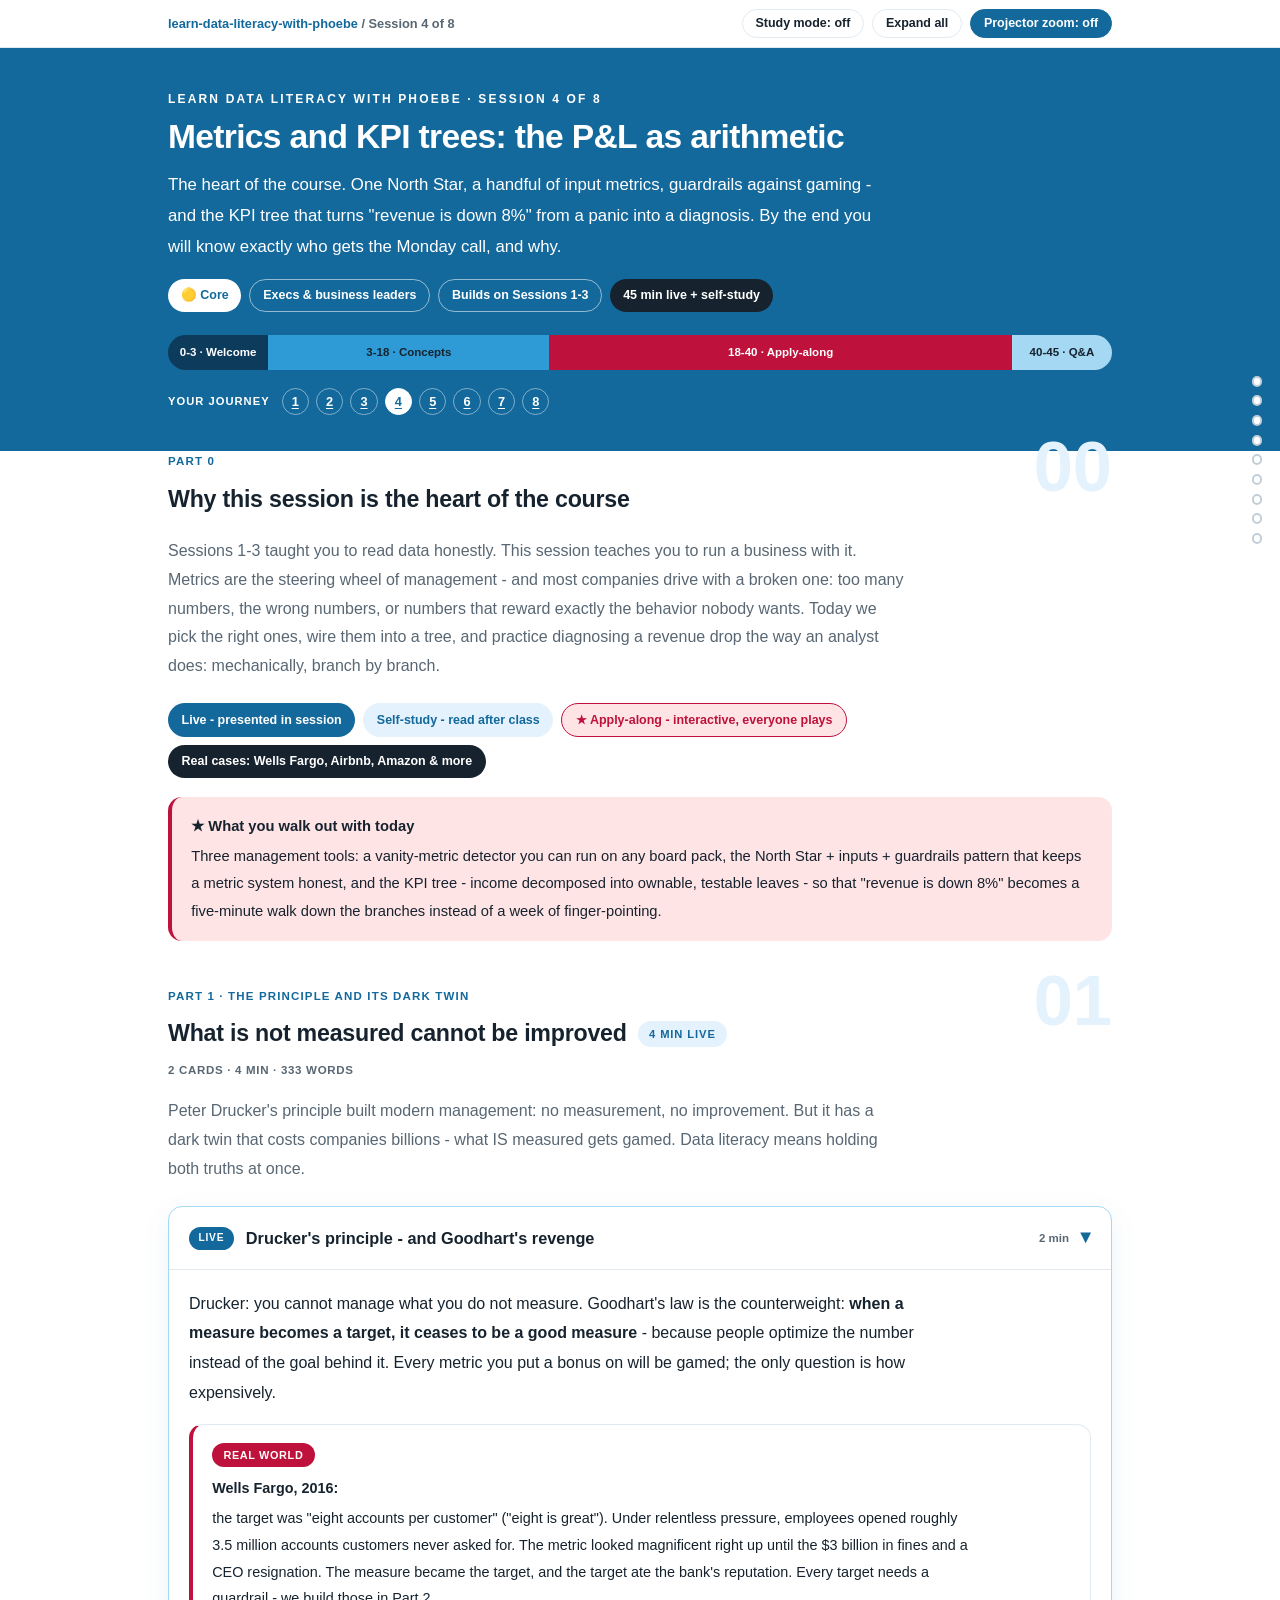
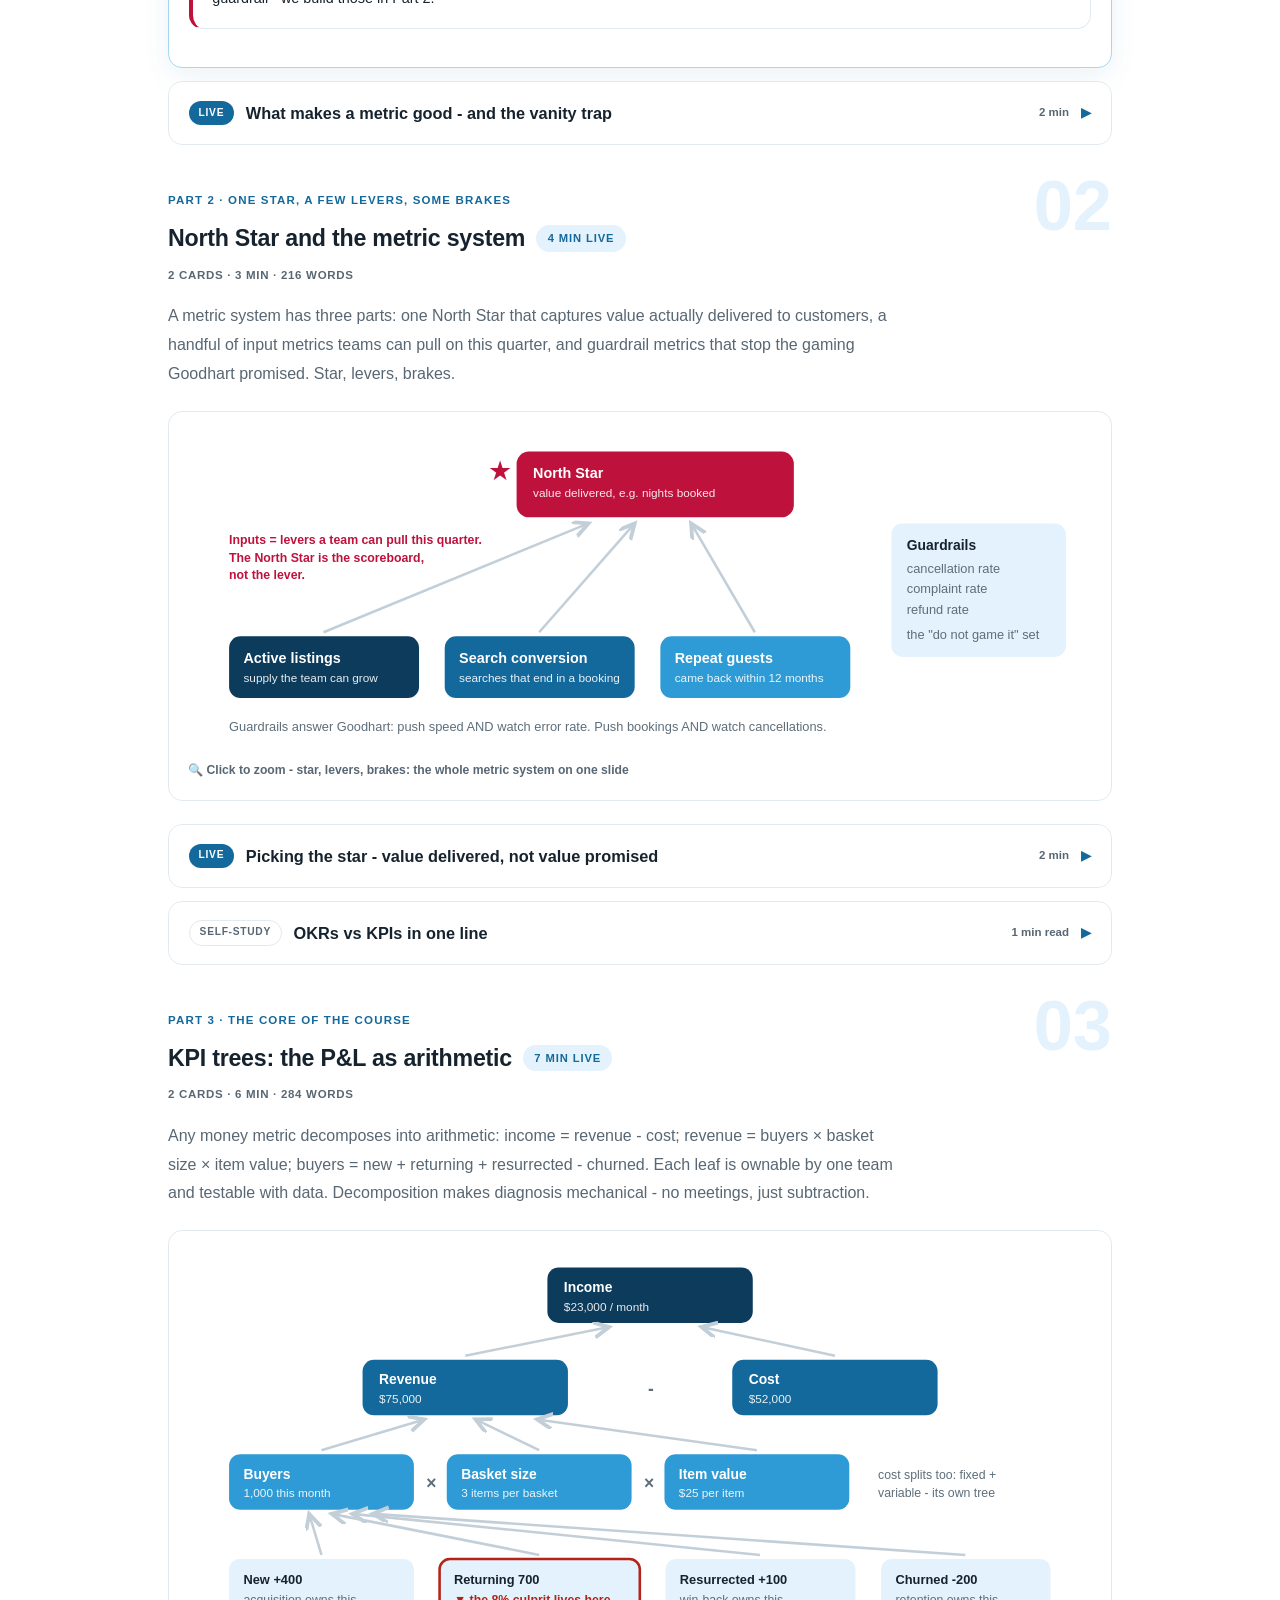
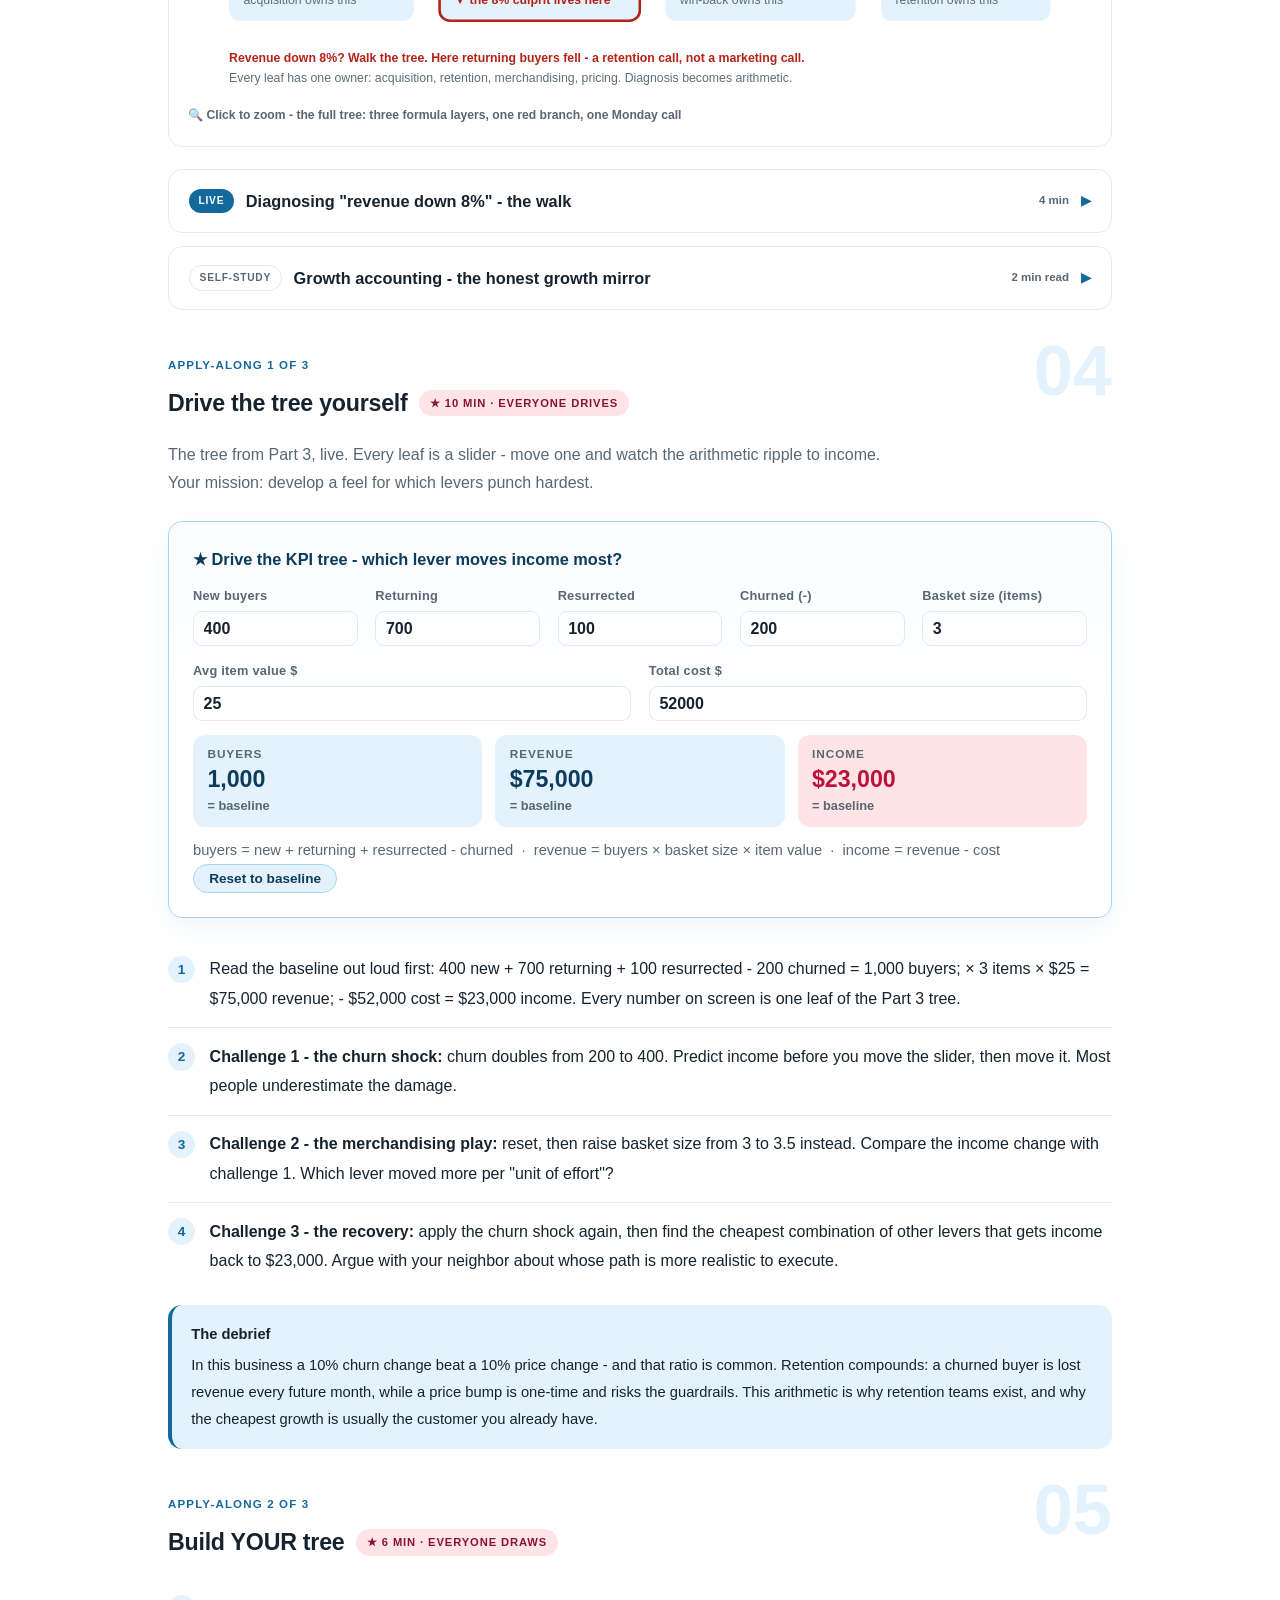
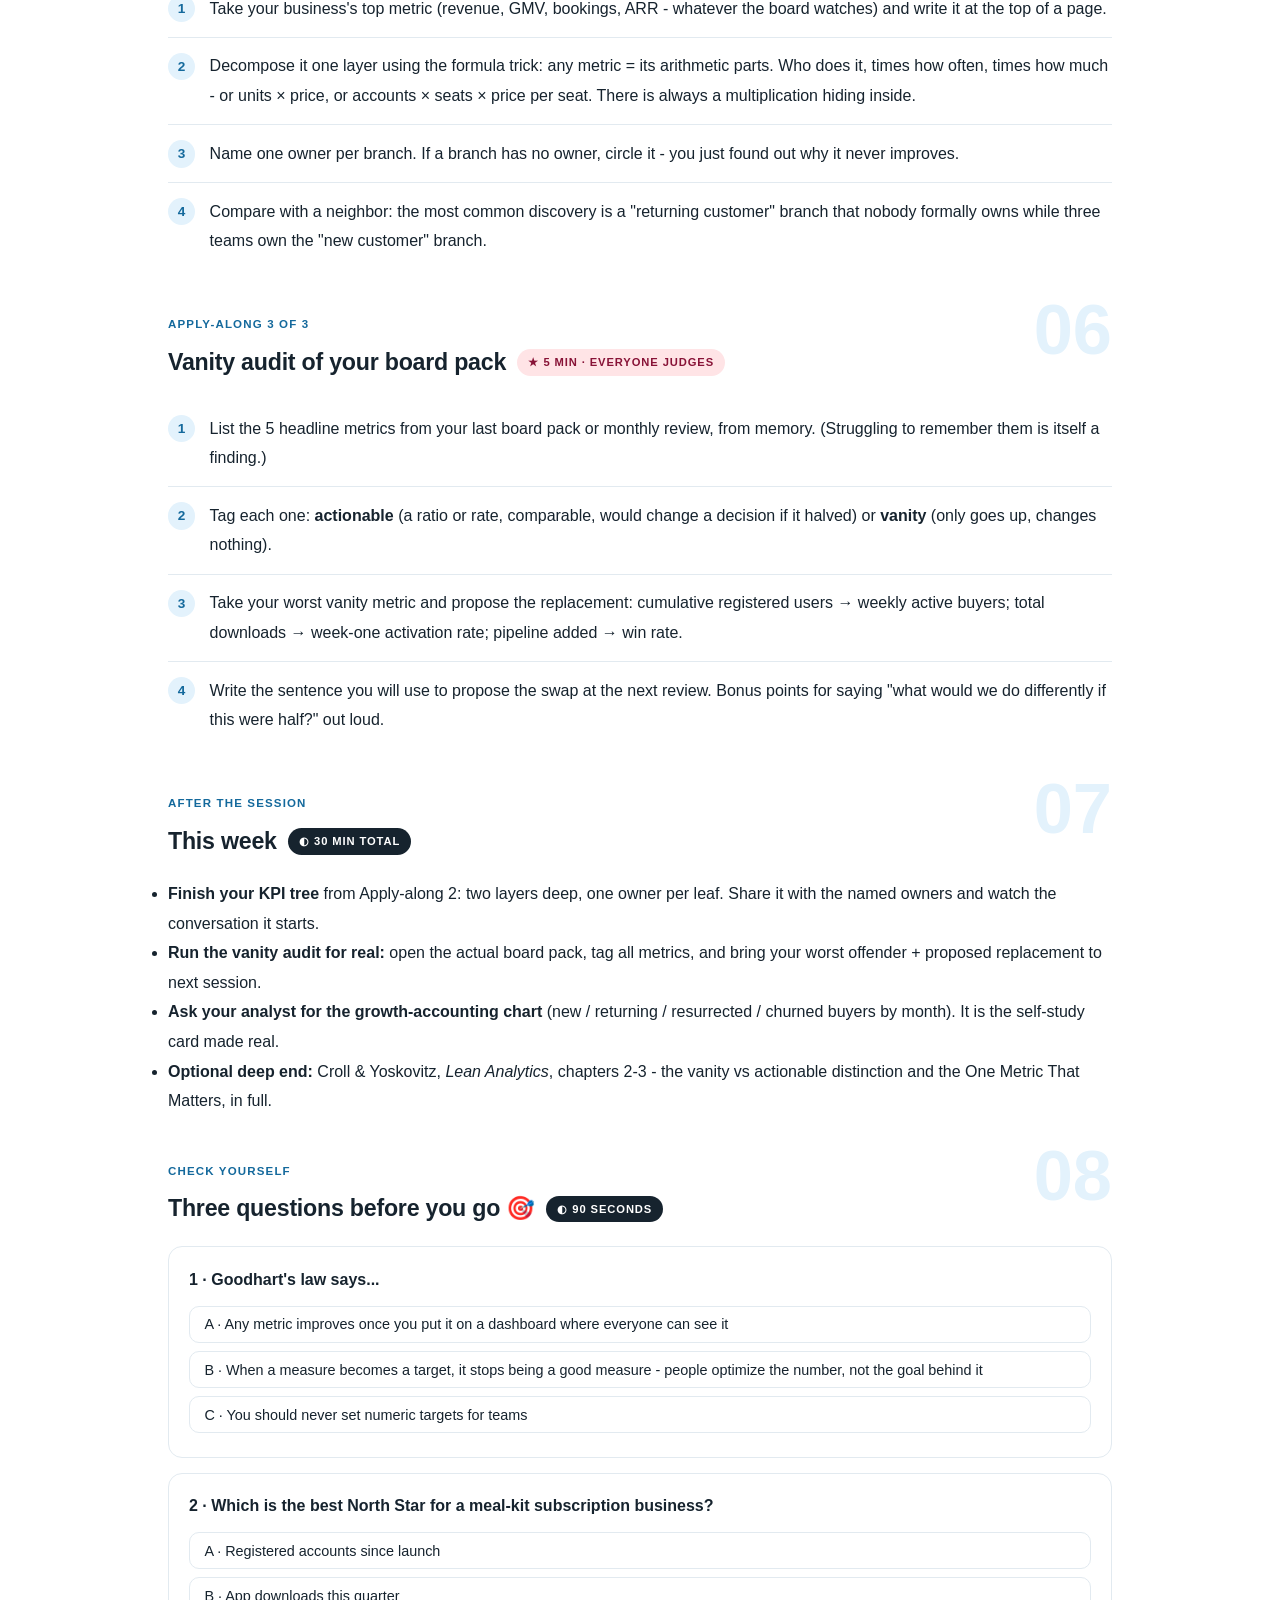
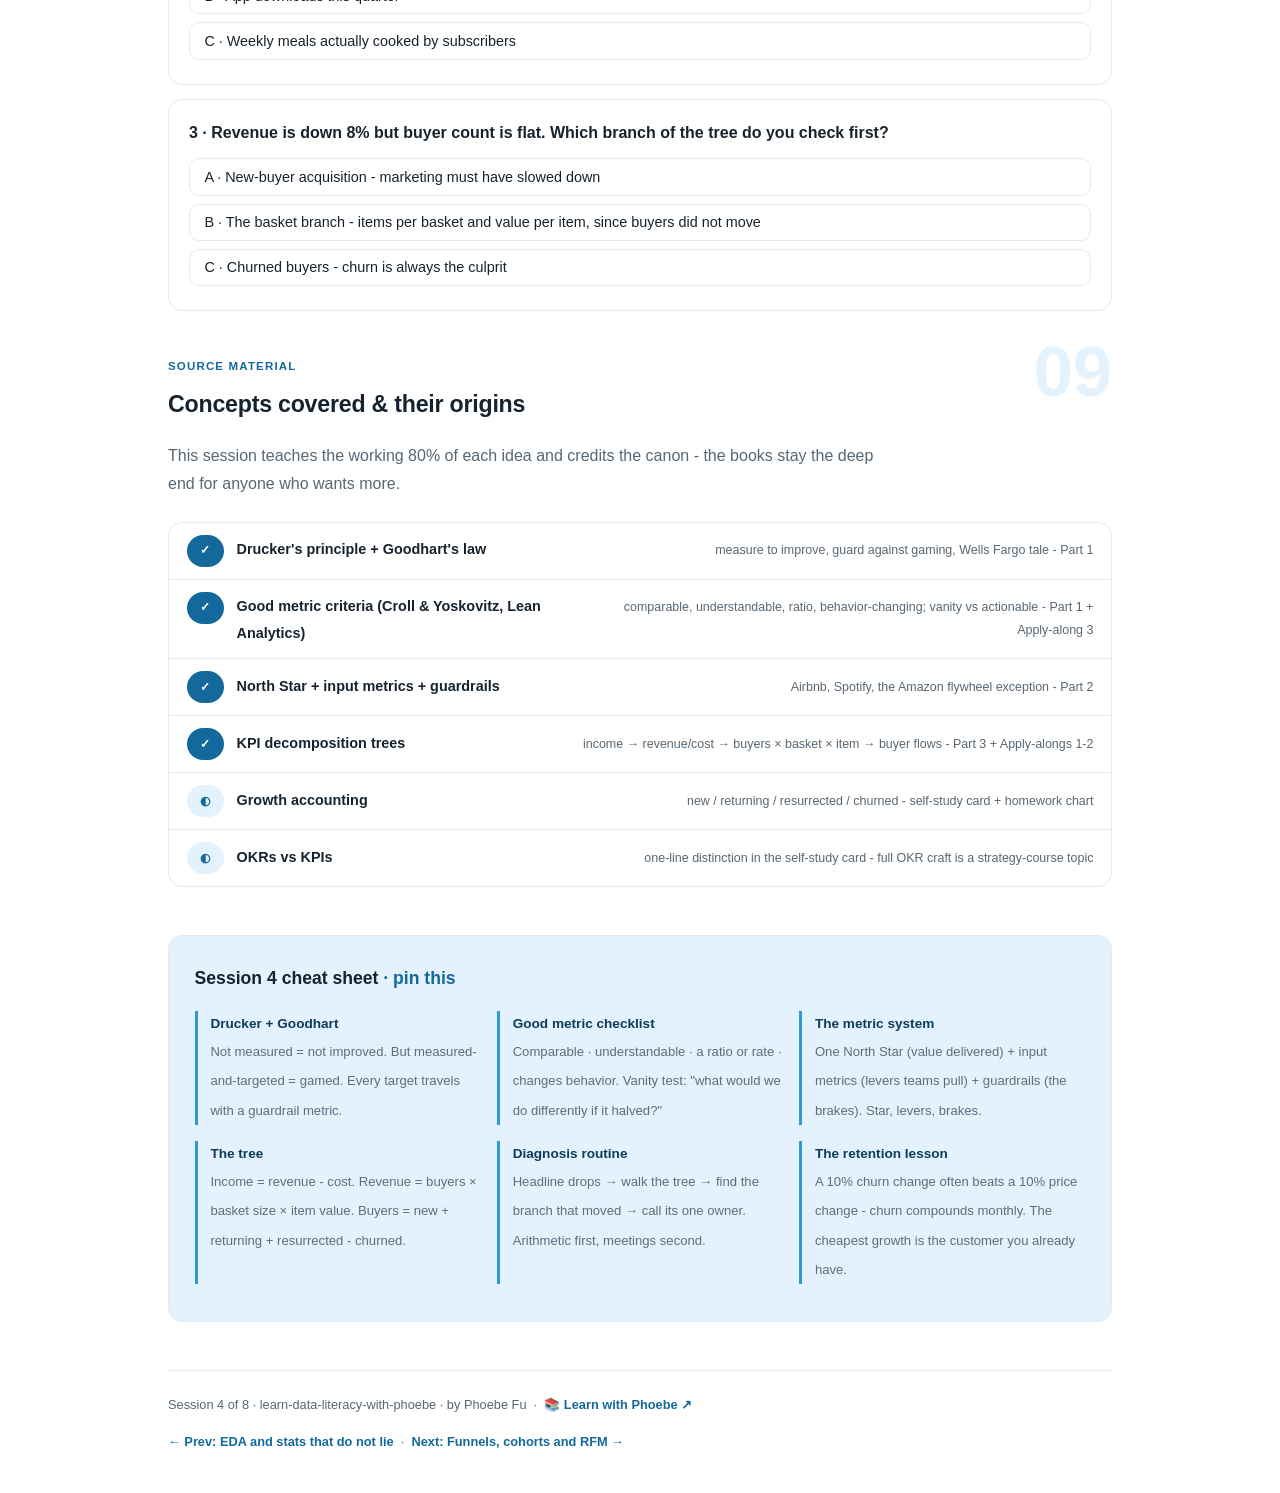
<file: courses/04-metrics-and-kpi-trees.html>
<!DOCTYPE html>
<html lang="en">
<head>
<meta charset="UTF-8">
<meta name="viewport" content="width=device-width, initial-scale=1.0">
<!-- social:start -->
<meta name="description" content="Sessions 1-3 taught you to read data honestly. This session teaches you to run a business with it. Metrics are the steering wheel of management - and most companies drive with a broken one...">
<meta property="og:type" content="article">
<meta property="og:site_name" content="Learn with Phoebe">
<meta property="og:title" content="Metrics and KPI trees: the P&amp;L as arithmetic - learn data literacy with phoebe">
<meta property="og:description" content="Sessions 1-3 taught you to read data honestly. This session teaches you to run a business with it. Metrics are the steering wheel of management - and most companies drive with a broken one...">
<meta property="og:url" content="https://phoebefu6.github.io/learn-data-literacy-with-phoebe/courses/04-metrics-and-kpi-trees.html">
<meta property="og:image" content="https://phoebefu6.github.io/learn-data-literacy-with-phoebe/assets/og-cover.png">
<meta property="og:image:width" content="1200">
<meta property="og:image:height" content="630">
<meta name="twitter:card" content="summary_large_image">
<meta name="twitter:title" content="Metrics and KPI trees: the P&amp;L as arithmetic - learn data literacy with phoebe">
<meta name="twitter:description" content="Sessions 1-3 taught you to read data honestly. This session teaches you to run a business with it. Metrics are the steering wheel of management - and most companies drive with a broken one...">
<meta name="twitter:image" content="https://phoebefu6.github.io/learn-data-literacy-with-phoebe/assets/og-cover.png">
<!-- social:end -->
<title>Session 4 · Metrics and KPI trees - learn data literacy with phoebe</title>
<link rel="stylesheet" href="../assets/style.css?v=39">
</head>
<body>

<div class="toolbar">
  <div class="wrap">
    <span class="crumb"><a href="../index.html">learn-data-literacy-with-phoebe</a> / Session 4 of 8</span>
    <button class="btn" id="toggle-all" type="button">Expand all</button>
    <button class="btn primary" id="zoom-toggle" type="button">Projector zoom: off</button>
  </div>
</div>

<header class="masthead">
  <div class="wrap">
    <div class="eyebrow">Learn Data Literacy with Phoebe · Session 4 of 8</div>
    <h1>Metrics and KPI trees: <span class="accent">the P&amp;L as arithmetic</span></h1>
    <p class="sub">The heart of the course. One North Star, a handful of input metrics, guardrails against gaming - and the KPI tree that turns "revenue is down 8%" from a panic into a diagnosis. By the end you will know exactly who gets the Monday call, and why.</p>
    <div class="chip-row">
      <span class="chip level">🟡 Core</span>
      <span class="chip audience">Execs &amp; business leaders</span>
      <span class="chip audience">Builds on Sessions 1-3</span>
      <span class="chip time">45 min live + self-study</span>
    </div>
    <div class="agenda">
      <span class="a1" style="flex:1">0-3 · Welcome</span>
      <span class="a2" style="flex:3">3-18 · Concepts</span>
      <span class="a3" style="flex:5">18-40 · Apply-along</span>
      <span class="a4" style="flex:1">40-45 · Q&amp;A</span>
    </div>
  </div>
</header>

<main class="wrap">

  <!-- ============ INTRO ============ -->
  <section class="section" id="intro">
    <div class="section-kicker">
      <span class="klabel">Part 0</span>
      <h2>Why this session is the heart of the course</h2>
    </div>
    <p class="lede">Sessions 1-3 taught you to read data honestly. This session teaches you to run a business with it. Metrics are the steering wheel of management - and most companies drive with a broken one: too many numbers, the wrong numbers, or numbers that reward exactly the behavior nobody wants. Today we pick the right ones, wire them into a tree, and practice diagnosing a revenue drop the way an analyst does: mechanically, branch by branch.</p>
    <div class="legend">
      <span class="pill solid">Live - presented in session</span>
      <span class="pill light">Self-study - read after class</span>
      <span class="pill amber">★ Apply-along - interactive, everyone plays</span>
      <span class="pill inkpill">Real cases: Wells Fargo, Airbnb, Amazon &amp; more</span>
    </div>
    <div class="callout win">
      <strong>★ What you walk out with today</strong>
      Three management tools: a vanity-metric detector you can run on any board pack, the North Star + inputs + guardrails pattern that keeps a metric system honest, and the KPI tree - income decomposed into ownable, testable leaves - so that "revenue is down 8%" becomes a five-minute walk down the branches instead of a week of finger-pointing.
    </div>
  </section>

  <!-- ============ PART 1: MEASUREMENT ============ -->
  <section class="section" id="measured">
    <div class="section-kicker">
      <span class="klabel">Part 1 · the principle and its dark twin</span>
      <h2>What is not measured cannot be improved <span class="tag concept">4 min live</span></h2>
    </div>
    <p class="lede">Peter Drucker's principle built modern management: no measurement, no improvement. But it has a dark twin that costs companies billions - what IS measured gets gamed. Data literacy means holding both truths at once.</p>

    <details class="card" open>
      <summary><span class="mode live">Live</span>Drucker's principle - and Goodhart's revenge<span class="mini">2 min</span><span class="caret">▶</span></summary>
      <div class="body">
        <p>Drucker: you cannot manage what you do not measure. Goodhart's law is the counterweight: <strong>when a measure becomes a target, it ceases to be a good measure</strong> - because people optimize the number instead of the goal behind it. Every metric you put a bonus on will be gamed; the only question is how expensively.</p>
        <div class="callout example">
          <span class="ex-pill">Real world</span>
          <p><strong>Wells Fargo, 2016:</strong> the target was "eight accounts per customer" ("eight is great"). Under relentless pressure, employees opened roughly 3.5 million accounts customers never asked for. The metric looked magnificent right up until the $3 billion in fines and a CEO resignation. The measure became the target, and the target ate the bank's reputation. Every target needs a guardrail - we build those in Part 2.</p>
        </div>
      </div>
    </details>

    <details class="card">
      <summary><span class="mode live">Live</span>What makes a metric good - and the vanity trap<span class="mini">2 min</span><span class="caret">▶</span></summary>
      <div class="body">
        <p>Croll &amp; Yoskovitz (<em>Lean Analytics</em>) give the working checklist. A good metric is:</p>
        <table class="clean">
          <thead><tr><th>Criterion</th><th>Meaning</th><th>Quick test</th></tr></thead>
          <tbody>
            <tr><td>Comparable</td><td>vs last month, vs a cohort, vs a competitor</td><td>"is 12% good?" should have an answer</td></tr>
            <tr><td>Understandable</td><td>explainable in one breath, no footnotes</td><td>can the whole exec team define it the same way?</td></tr>
            <tr><td>A ratio or rate</td><td>ratios beat raw counts - they carry context</td><td>revenue per buyer beats revenue; churn rate beats churn count</td></tr>
            <tr><td>Behavior-changing</td><td>if it moves, someone does something different</td><td>"what would we do if this halved?" has an answer</td></tr>
          </tbody>
        </table>
        <p><strong>Vanity vs actionable:</strong> registered users, total downloads, cumulative anything - numbers that only go up and change no decisions. Weekly active buyers, repeat purchase rate, revenue per visitor - numbers a team can move and be judged by. The vanity test is brutal and simple: what would we do differently if this number were half?</p>
        <div class="callout example">
          <span class="ex-pill">Real world</span>
          <p><strong>Color Labs, 2011:</strong> raised $41M pre-launch, hit the top of the app-store charts, and the download chart looked like a rocket. But activation cratered - most users opened the photo app once, found an empty network, and never returned. The team celebrated downloads while the metric that mattered (users actually sharing photos in week one) was near zero. Shut down within two years. Downloads are a vanity metric wearing a party hat.</p>
        </div>
      </div>
    </details>
  </section>

  <!-- ============ PART 2: NORTH STAR ============ -->
  <section class="section" id="northstar">
    <div class="section-kicker">
      <span class="klabel">Part 2 · one star, a few levers, some brakes</span>
      <h2>North Star and the metric system <span class="tag concept">4 min live</span></h2>
    </div>
    <p class="lede">A metric system has three parts: one North Star that captures value actually delivered to customers, a handful of input metrics teams can pull on this quarter, and guardrail metrics that stop the gaming Goodhart promised. Star, levers, brakes.</p>

    <figure class="zoomable">
      <svg viewBox="0 0 880 310" xmlns="http://www.w3.org/2000/svg" role="img" aria-label="North Star metric at top, three input metrics feeding it from below, guardrail metrics standing at the side">
        <style>
          .ns4T { font: 700 14px Inter, sans-serif; fill: #FFFFFF; }
          .ns4S { font: 400 11.5px Inter, sans-serif; fill: #FFFFFF; opacity: .9; }
          .ns4H { font: 700 13.5px Inter, sans-serif; fill: #16232E; }
          .ns4X { font: 400 12.5px Inter, sans-serif; fill: #5E6E7A; }
          .ns4N { font: 600 12px Inter, sans-serif; fill: #BE123C; }
          .ns4A { stroke: #C3CFD8; stroke-width: 2.5; fill: none; marker-end: url(#ns4Ah); }
        </style>
        <defs>
          <marker id="ns4Ah" markerWidth="8" markerHeight="8" refX="6" refY="3" orient="auto">
            <path d="M0,0 L6,3 L0,6" fill="none" stroke="#C3CFD8" stroke-width="1.5"/>
          </marker>
        </defs>
        <text x="292" y="48" font-size="26" fill="#BE123C">★</text>
        <rect x="320" y="20" width="270" height="64" rx="12" fill="#BE123C"/>
        <text class="ns4T" x="336" y="46">North Star</text>
        <text class="ns4S" x="336" y="64">value delivered, e.g. nights booked</text>
        <rect x="40" y="200" width="185" height="60" rx="11" fill="#0C3B5C"/>
        <text class="ns4T" x="54" y="226">Active listings</text>
        <text class="ns4S" x="54" y="244">supply the team can grow</text>
        <rect x="250" y="200" width="185" height="60" rx="11" fill="#14699C"/>
        <text class="ns4T" x="264" y="226">Search conversion</text>
        <text class="ns4S" x="264" y="244">searches that end in a booking</text>
        <rect x="460" y="200" width="185" height="60" rx="11" fill="#2E9BD6"/>
        <text class="ns4T" x="474" y="226">Repeat guests</text>
        <text class="ns4S" x="474" y="244">came back within 12 months</text>
        <line class="ns4A" x1="132" y1="196" x2="390" y2="90"/>
        <line class="ns4A" x1="342" y1="196" x2="435" y2="90"/>
        <line class="ns4A" x1="552" y1="196" x2="490" y2="90"/>
        <rect x="685" y="90" width="170" height="130" rx="11" fill="#E3F2FC"/>
        <text class="ns4H" x="700" y="116">Guardrails</text>
        <text class="ns4X" x="700" y="138">cancellation rate</text>
        <text class="ns4X" x="700" y="158">complaint rate</text>
        <text class="ns4X" x="700" y="178">refund rate</text>
        <text class="ns4X" x="700" y="203">the "do not game it" set</text>
        <text class="ns4N" x="40" y="110">Inputs = levers a team can pull this quarter.</text>
        <text class="ns4N" x="40" y="128">The North Star is the scoreboard,</text>
        <text class="ns4N" x="40" y="144">not the lever.</text>
        <text class="ns4X" x="40" y="292">Guardrails answer Goodhart: push speed AND watch error rate. Push bookings AND watch cancellations.</text>
      </svg>
      <figcaption>🔍 Click to zoom - star, levers, brakes: the whole metric system on one slide</figcaption>
    </figure>

    <details class="card">
      <summary><span class="mode live">Live</span>Picking the star - value delivered, not value promised<span class="mini">2 min</span><span class="caret">▶</span></summary>
      <div class="body">
        <ul>
          <li><strong>Airbnb: nights booked.</strong> Not registered users, not listings - nights people actually slept. Both sides of the marketplace show up in one number.</li>
          <li><strong>Spotify: time listening.</strong> Subscriptions are the lagging receipt; listening is the value that renews them.</li>
          <li><strong>Amazon: no single star - a flywheel.</strong> Lower prices → more customers → more sellers → more selection → lower cost structure → lower prices. Their answer is hundreds of input metrics reviewed weekly (Part 3) rather than one star. Big enough companies graduate from a star to a system.</li>
          <li><strong>The pattern:</strong> a North Star counts value <em>delivered</em>. If your candidate metric can go up while customers get nothing (downloads, sign-ups, pipeline), it is an input at best and a vanity metric at worst.</li>
        </ul>
        <div class="callout tip">
          <strong>The exec move</strong>
          When a team proposes a target, ask "and what is the guardrail?" in the same breath. A target without a guardrail is a Wells Fargo starter kit. Speed pairs with error rate, growth pairs with churn, bookings pair with cancellations.
        </div>
      </div>
    </details>

    <details class="card">
      <summary><span class="mode self">Self-study</span>OKRs vs KPIs in one line<span class="mini">1 min read</span><span class="caret">▶</span></summary>
      <div class="body">
        <p>KPIs are the dashboard you always watch (health); OKRs are the quarterly bet you are trying to move (change). A KPI tree tells you what is true; an OKR picks which branch you will fight over next quarter. Same numbers, different job - do not let a planning workshop blur them.</p>
      </div>
    </details>
  </section>

  <!-- ============ PART 3: KPI TREES ============ -->
  <section class="section" id="kpitree">
    <div class="section-kicker">
      <span class="klabel">Part 3 · the core of the course</span>
      <h2>KPI trees: the P&amp;L as arithmetic <span class="tag concept">7 min live</span></h2>
    </div>
    <p class="lede">Any money metric decomposes into arithmetic: income = revenue - cost; revenue = buyers × basket size × item value; buyers = new + returning + resurrected - churned. Each leaf is ownable by one team and testable with data. Decomposition makes diagnosis mechanical - no meetings, just subtraction.</p>

    <figure class="zoomable">
      <svg viewBox="0 0 880 432" xmlns="http://www.w3.org/2000/svg" role="img" aria-label="KPI tree: income splits into revenue and cost, revenue into buyers, basket size and item value, buyers into new, returning, resurrected and churned, with returning highlighted as the culprit">
        <style>
          .kt4T { font: 700 13.5px Inter, sans-serif; fill: #FFFFFF; }
          .kt4S { font: 400 11.5px Inter, sans-serif; fill: #FFFFFF; opacity: .9; }
          .kt4H { font: 700 12.5px Inter, sans-serif; fill: #16232E; }
          .kt4X { font: 400 12px Inter, sans-serif; fill: #5E6E7A; }
          .kt4O { font: 700 17px Inter, sans-serif; fill: #5E6E7A; }
          .kt4W { font: 700 12px Inter, sans-serif; fill: #B42318; }
          .kt4A { stroke: #C3CFD8; stroke-width: 2.5; fill: none; marker-end: url(#kt4Ah); }
        </style>
        <defs>
          <marker id="kt4Ah" markerWidth="8" markerHeight="8" refX="6" refY="3" orient="auto">
            <path d="M0,0 L6,3 L0,6" fill="none" stroke="#C3CFD8" stroke-width="1.5"/>
          </marker>
        </defs>
        <rect x="350" y="16" width="200" height="54" rx="11" fill="#0C3B5C"/>
        <text class="kt4T" x="366" y="40">Income</text>
        <text class="kt4S" x="366" y="58">$23,000 / month</text>
        <rect x="170" y="106" width="200" height="54" rx="11" fill="#14699C"/>
        <text class="kt4T" x="186" y="130">Revenue</text>
        <text class="kt4S" x="186" y="148">$75,000</text>
        <text class="kt4O" x="448" y="140">-</text>
        <rect x="530" y="106" width="200" height="54" rx="11" fill="#14699C"/>
        <text class="kt4T" x="546" y="130">Cost</text>
        <text class="kt4S" x="546" y="148">$52,000</text>
        <line class="kt4A" x1="270" y1="102" x2="410" y2="74"/>
        <line class="kt4A" x1="630" y1="102" x2="500" y2="74"/>
        <rect x="40" y="198" width="180" height="54" rx="11" fill="#2E9BD6"/>
        <text class="kt4T" x="54" y="222">Buyers</text>
        <text class="kt4S" x="54" y="240">1,000 this month</text>
        <text class="kt4O" x="232" y="232">×</text>
        <rect x="252" y="198" width="180" height="54" rx="11" fill="#2E9BD6"/>
        <text class="kt4T" x="266" y="222">Basket size</text>
        <text class="kt4S" x="266" y="240">3 items per basket</text>
        <text class="kt4O" x="444" y="232">×</text>
        <rect x="464" y="198" width="180" height="54" rx="11" fill="#2E9BD6"/>
        <text class="kt4T" x="478" y="222">Item value</text>
        <text class="kt4S" x="478" y="240">$25 per item</text>
        <line class="kt4A" x1="130" y1="194" x2="230" y2="164"/>
        <line class="kt4A" x1="342" y1="194" x2="280" y2="164"/>
        <line class="kt4A" x1="554" y1="194" x2="340" y2="164"/>
        <text class="kt4X" x="672" y="222">cost splits too: fixed +</text>
        <text class="kt4X" x="672" y="240">variable - its own tree</text>
        <rect x="40" y="300" width="180" height="60" rx="10" fill="#E3F2FC"/>
        <text class="kt4H" x="54" y="324">New +400</text>
        <text class="kt4X" x="54" y="344">acquisition owns this</text>
        <rect x="245" y="300" width="195" height="60" rx="10" fill="#E3F2FC" stroke="#B42318" stroke-width="2.5"/>
        <text class="kt4H" x="259" y="324">Returning 700</text>
        <text class="kt4W" x="259" y="344">▼ the 8% culprit lives here</text>
        <rect x="465" y="300" width="185" height="60" rx="10" fill="#E3F2FC"/>
        <text class="kt4H" x="479" y="324">Resurrected +100</text>
        <text class="kt4X" x="479" y="344">win-back owns this</text>
        <rect x="675" y="300" width="165" height="60" rx="10" fill="#E3F2FC"/>
        <text class="kt4H" x="689" y="324">Churned -200</text>
        <text class="kt4X" x="689" y="344">retention owns this</text>
        <line class="kt4A" x1="130" y1="296" x2="118" y2="256"/>
        <line class="kt4A" x1="342" y1="296" x2="140" y2="256"/>
        <line class="kt4A" x1="557" y1="296" x2="160" y2="256"/>
        <line class="kt4A" x1="757" y1="296" x2="180" y2="256"/>
        <text class="kt4W" x="40" y="400">Revenue down 8%? Walk the tree. Here returning buyers fell - a retention call, not a marketing call.</text>
        <text class="kt4X" x="40" y="420">Every leaf has one owner: acquisition, retention, merchandising, pricing. Diagnosis becomes arithmetic.</text>
      </svg>
      <figcaption>🔍 Click to zoom - the full tree: three formula layers, one red branch, one Monday call</figcaption>
    </figure>

    <details class="card">
      <summary><span class="mode live">Live</span>Diagnosing "revenue down 8%" - the walk<span class="mini">4 min</span><span class="caret">▶</span></summary>
      <div class="body">
        <ul>
          <li><strong>Layer 1:</strong> income = revenue - cost. Revenue fell, cost flat → go left.</li>
          <li><strong>Layer 2:</strong> revenue = buyers × basket size × item value. Basket and item value flat, buyers down → go to the buyers branch.</li>
          <li><strong>Layer 3:</strong> buyers = new + returning + resurrected - churned. New buyers flat, returning down 12% → found it.</li>
          <li><strong>The payoff:</strong> the same "revenue down 8%" headline sends the Monday call to a different team depending on which leaf moved. Returning buyers down → retention and CRM. Basket size down → merchandising. New buyers down → marketing. Item value down → pricing. Without the tree, all four teams sit in one long defensive meeting; with it, three of them get their morning back.</li>
        </ul>
        <div class="callout example">
          <span class="ex-pill">Real world</span>
          <p><strong>Amazon's Weekly Business Review:</strong> hundreds of input metrics - not the outputs - reviewed weekly against expectations, out loud. Anomalies get an owner before they get an excuse. The discipline is the point: outputs like revenue are lagging and ungovernable; inputs like price, selection and delivery speed are where hands touch levers. The WBR is a KPI tree read aloud every week.</p>
        </div>
      </div>
    </details>

    <details class="card">
      <summary><span class="mode self">Self-study</span>Growth accounting - the honest growth mirror<span class="mini">2 min read</span><span class="caret">▶</span></summary>
      <div class="body">
        <p>The buyers layer has a name: growth accounting. This month's buyers = last month's + new + resurrected - churned. Run it monthly and you learn whether growth is real acquisition or a leaky bucket refilled faster - two stories with identical headline numbers and opposite futures. A company adding 500 new buyers while churning 450 is not growing 500; it is renting growth at full price. Ask your analyst for this one chart: monthly buyers split into new / returning / resurrected / churned bars. It takes an hour to build and it ends most growth debates.</p>
      </div>
    </details>
  </section>

  <!-- ============ DEMO 1 ============ -->
  <section class="section" id="demo-1">
    <div class="section-kicker">
      <span class="klabel">Apply-along 1 of 3</span>
      <h2>Drive the tree yourself <span class="tag demo">★ 10 min · everyone drives</span></h2>
    </div>
    <p class="lede">The tree from Part 3, live. Every leaf is a slider - move one and watch the arithmetic ripple to income. Your mission: develop a feel for which levers punch hardest.</p>
    <div class="widget" data-widget="kpitree" data-config='{"title": "★ Drive the KPI tree - which lever moves income most?", "baseline": {"nw": 400, "ret": 700, "res": 100, "chn": 200, "basket": 3, "item": 25, "cost": 52000}}'></div>
    <div class="steps">
      <div class="step"><p>Read the baseline out loud first: 400 new + 700 returning + 100 resurrected - 200 churned = 1,000 buyers; × 3 items × $25 = $75,000 revenue; - $52,000 cost = $23,000 income. Every number on screen is one leaf of the Part 3 tree.</p></div>
      <div class="step"><p><strong>Challenge 1 - the churn shock:</strong> churn doubles from 200 to 400. Predict income before you move the slider, then move it. Most people underestimate the damage.</p></div>
      <div class="step"><p><strong>Challenge 2 - the merchandising play:</strong> reset, then raise basket size from 3 to 3.5 instead. Compare the income change with challenge 1. Which lever moved more per "unit of effort"?</p></div>
      <div class="step"><p><strong>Challenge 3 - the recovery:</strong> apply the churn shock again, then find the cheapest combination of other levers that gets income back to $23,000. Argue with your neighbor about whose path is more realistic to execute.</p></div>
    </div>
    <div class="callout tip">
      <strong>The debrief</strong>
      In this business a 10% churn change beat a 10% price change - and that ratio is common. Retention compounds: a churned buyer is lost revenue every future month, while a price bump is one-time and risks the guardrails. This arithmetic is why retention teams exist, and why the cheapest growth is usually the customer you already have.
    </div>
  </section>

  <!-- ============ DEMO 2 ============ -->
  <section class="section" id="demo-2">
    <div class="section-kicker">
      <span class="klabel">Apply-along 2 of 3</span>
      <h2>Build YOUR tree <span class="tag demo">★ 6 min · everyone draws</span></h2>
    </div>
    <div class="steps">
      <div class="step"><p>Take your business's top metric (revenue, GMV, bookings, ARR - whatever the board watches) and write it at the top of a page.</p></div>
      <div class="step"><p>Decompose it one layer using the formula trick: any metric = its arithmetic parts. Who does it, times how often, times how much - or units × price, or accounts × seats × price per seat. There is always a multiplication hiding inside.</p></div>
      <div class="step"><p>Name one owner per branch. If a branch has no owner, circle it - you just found out why it never improves.</p></div>
      <div class="step"><p>Compare with a neighbor: the most common discovery is a "returning customer" branch that nobody formally owns while three teams own the "new customer" branch.</p></div>
    </div>
  </section>

  <!-- ============ DEMO 3 ============ -->
  <section class="section" id="demo-3">
    <div class="section-kicker">
      <span class="klabel">Apply-along 3 of 3</span>
      <h2>Vanity audit of your board pack <span class="tag demo">★ 5 min · everyone judges</span></h2>
    </div>
    <div class="steps">
      <div class="step"><p>List the 5 headline metrics from your last board pack or monthly review, from memory. (Struggling to remember them is itself a finding.)</p></div>
      <div class="step"><p>Tag each one: <strong>actionable</strong> (a ratio or rate, comparable, would change a decision if it halved) or <strong>vanity</strong> (only goes up, changes nothing).</p></div>
      <div class="step"><p>Take your worst vanity metric and propose the replacement: cumulative registered users → weekly active buyers; total downloads → week-one activation rate; pipeline added → win rate.</p></div>
      <div class="step"><p>Write the sentence you will use to propose the swap at the next review. Bonus points for saying "what would we do differently if this were half?" out loud.</p></div>
    </div>
  </section>

  <!-- ============ HOMEWORK ============ -->
  <section class="section" id="exercise">
    <div class="section-kicker">
      <span class="klabel">After the session</span>
      <h2>This week <span class="tag exercise">◐ 30 min total</span></h2>
    </div>
    <ul>
      <li><strong>Finish your KPI tree</strong> from Apply-along 2: two layers deep, one owner per leaf. Share it with the named owners and watch the conversation it starts.</li>
      <li><strong>Run the vanity audit for real:</strong> open the actual board pack, tag all metrics, and bring your worst offender + proposed replacement to next session.</li>
      <li><strong>Ask your analyst for the growth-accounting chart</strong> (new / returning / resurrected / churned buyers by month). It is the self-study card made real.</li>
      <li><strong>Optional deep end:</strong> Croll &amp; Yoskovitz, <em>Lean Analytics</em>, chapters 2-3 - the vanity vs actionable distinction and the One Metric That Matters, in full.</li>
    </ul>
  </section>

  <!-- ============ QUIZ ============ -->
  <section class="section" id="quiz">
    <div class="section-kicker">
      <span class="klabel">Check yourself</span>
      <h2>Three questions before you go 🎯 <span class="tag exercise">◐ 90 seconds</span></h2>
    </div>
    <div class="quiz-q" data-answer="1">
      <p class="qtext">1 · Goodhart's law says...</p>
      <button class="qopt" type="button">A · Any metric improves once you put it on a dashboard where everyone can see it</button>
      <button class="qopt" type="button">B · When a measure becomes a target, it stops being a good measure - people optimize the number, not the goal behind it</button>
      <button class="qopt" type="button">C · You should never set numeric targets for teams</button>
      <p class="qwhy">Targets are fine - naked targets are not. Wells Fargo's "eight accounts per customer" produced millions of fake accounts. The fix is pairing every target with a guardrail metric, not abandoning measurement.</p>
    </div>
    <div class="quiz-q" data-answer="2">
      <p class="qtext">2 · Which is the best North Star for a meal-kit subscription business?</p>
      <button class="qopt" type="button">A · Registered accounts since launch</button>
      <button class="qopt" type="button">B · App downloads this quarter</button>
      <button class="qopt" type="button">C · Weekly meals actually cooked by subscribers</button>
      <p class="qwhy">A North Star counts value delivered, not value promised. Accounts and downloads can climb while nobody cooks anything (the Color Labs trap). Meals cooked predicts retention, referrals and revenue - and every team can trace its work to it.</p>
    </div>
    <div class="quiz-q" data-answer="1">
      <p class="qtext">3 · Revenue is down 8% but buyer count is flat. Which branch of the tree do you check first?</p>
      <button class="qopt" type="button">A · New-buyer acquisition - marketing must have slowed down</button>
      <button class="qopt" type="button">B · The basket branch - items per basket and value per item, since buyers did not move</button>
      <button class="qopt" type="button">C · Churned buyers - churn is always the culprit</button>
      <p class="qwhy">Revenue = buyers × basket size × item value. If buyers are flat, arithmetic says the basket branch moved - a merchandising or pricing call, not a marketing one. The tree tells you who gets the Monday call before anyone opens a slide deck.</p>
    </div>
    <p class="quiz-score"></p>
  </section>

  <!-- ============ SOURCES ============ -->
  <section class="section" id="official">
    <div class="section-kicker">
      <span class="klabel">Source material</span>
      <h2>Concepts covered &amp; their origins</h2>
    </div>
    <p class="lede">This session teaches the working 80% of each idea and credits the canon - the books stay the deep end for anyone who wants more.</p>
    <div class="covered">
      <div class="covered-row"><span class="status pill solid">✓</span><span class="name">Drucker's principle + Goodhart's law</span><span class="note">measure to improve, guard against gaming, Wells Fargo tale - Part 1</span></div>
      <div class="covered-row"><span class="status pill solid">✓</span><span class="name">Good metric criteria (Croll &amp; Yoskovitz, Lean Analytics)</span><span class="note">comparable, understandable, ratio, behavior-changing; vanity vs actionable - Part 1 + Apply-along 3</span></div>
      <div class="covered-row"><span class="status pill solid">✓</span><span class="name">North Star + input metrics + guardrails</span><span class="note">Airbnb, Spotify, the Amazon flywheel exception - Part 2</span></div>
      <div class="covered-row"><span class="status pill solid">✓</span><span class="name">KPI decomposition trees</span><span class="note">income → revenue/cost → buyers × basket × item → buyer flows - Part 3 + Apply-alongs 1-2</span></div>
      <div class="covered-row"><span class="status pill light">◐</span><span class="name">Growth accounting</span><span class="note">new / returning / resurrected / churned - self-study card + homework chart</span></div>
      <div class="covered-row"><span class="status pill light">◐</span><span class="name">OKRs vs KPIs</span><span class="note">one-line distinction in the self-study card - full OKR craft is a strategy-course topic</span></div>
    </div>
  </section>

  <!-- ============ CHEAT SHEET ============ -->
  <section class="cheat" id="cheatsheet">
    <h3>Session 4 cheat sheet <span>· pin this</span></h3>
    <div class="grid-2">
      <div class="cheat-item"><b>Drucker + Goodhart</b><span>Not measured = not improved. But measured-and-targeted = gamed. Every target travels with a guardrail metric.</span></div>
      <div class="cheat-item"><b>Good metric checklist</b><span>Comparable · understandable · a ratio or rate · changes behavior. Vanity test: "what would we do differently if it halved?"</span></div>
      <div class="cheat-item"><b>The metric system</b><span>One North Star (value delivered) + input metrics (levers teams pull) + guardrails (the brakes). Star, levers, brakes.</span></div>
      <div class="cheat-item"><b>The tree</b><span>Income = revenue - cost. Revenue = buyers × basket size × item value. Buyers = new + returning + resurrected - churned.</span></div>
      <div class="cheat-item"><b>Diagnosis routine</b><span>Headline drops → walk the tree → find the branch that moved → call its one owner. Arithmetic first, meetings second.</span></div>
      <div class="cheat-item"><b>The retention lesson</b><span>A 10% churn change often beats a 10% price change - churn compounds monthly. The cheapest growth is the customer you already have.</span></div>
    </div>
  </section>

  <footer class="pagefoot">
    <span>Session 4 of 8 · learn-data-literacy-with-phoebe · by Phoebe Fu &nbsp;·&nbsp; 📚 <a href="https://phoebefu6.github.io/learn-with-phoebe/">Learn with Phoebe ↗</a></span>
    <span><a href="03-eda-and-stats.html">← Prev: EDA and stats that do not lie</a> &nbsp;·&nbsp; <a href="05-funnels-cohorts-rfm.html">Next: Funnels, cohorts and RFM →</a></span>
  </footer>

</main>

<script src="../assets/app.js?v=37"></script>
<script src="../assets/widgets.js?v=17"></script>
</body>
</html>
</file>
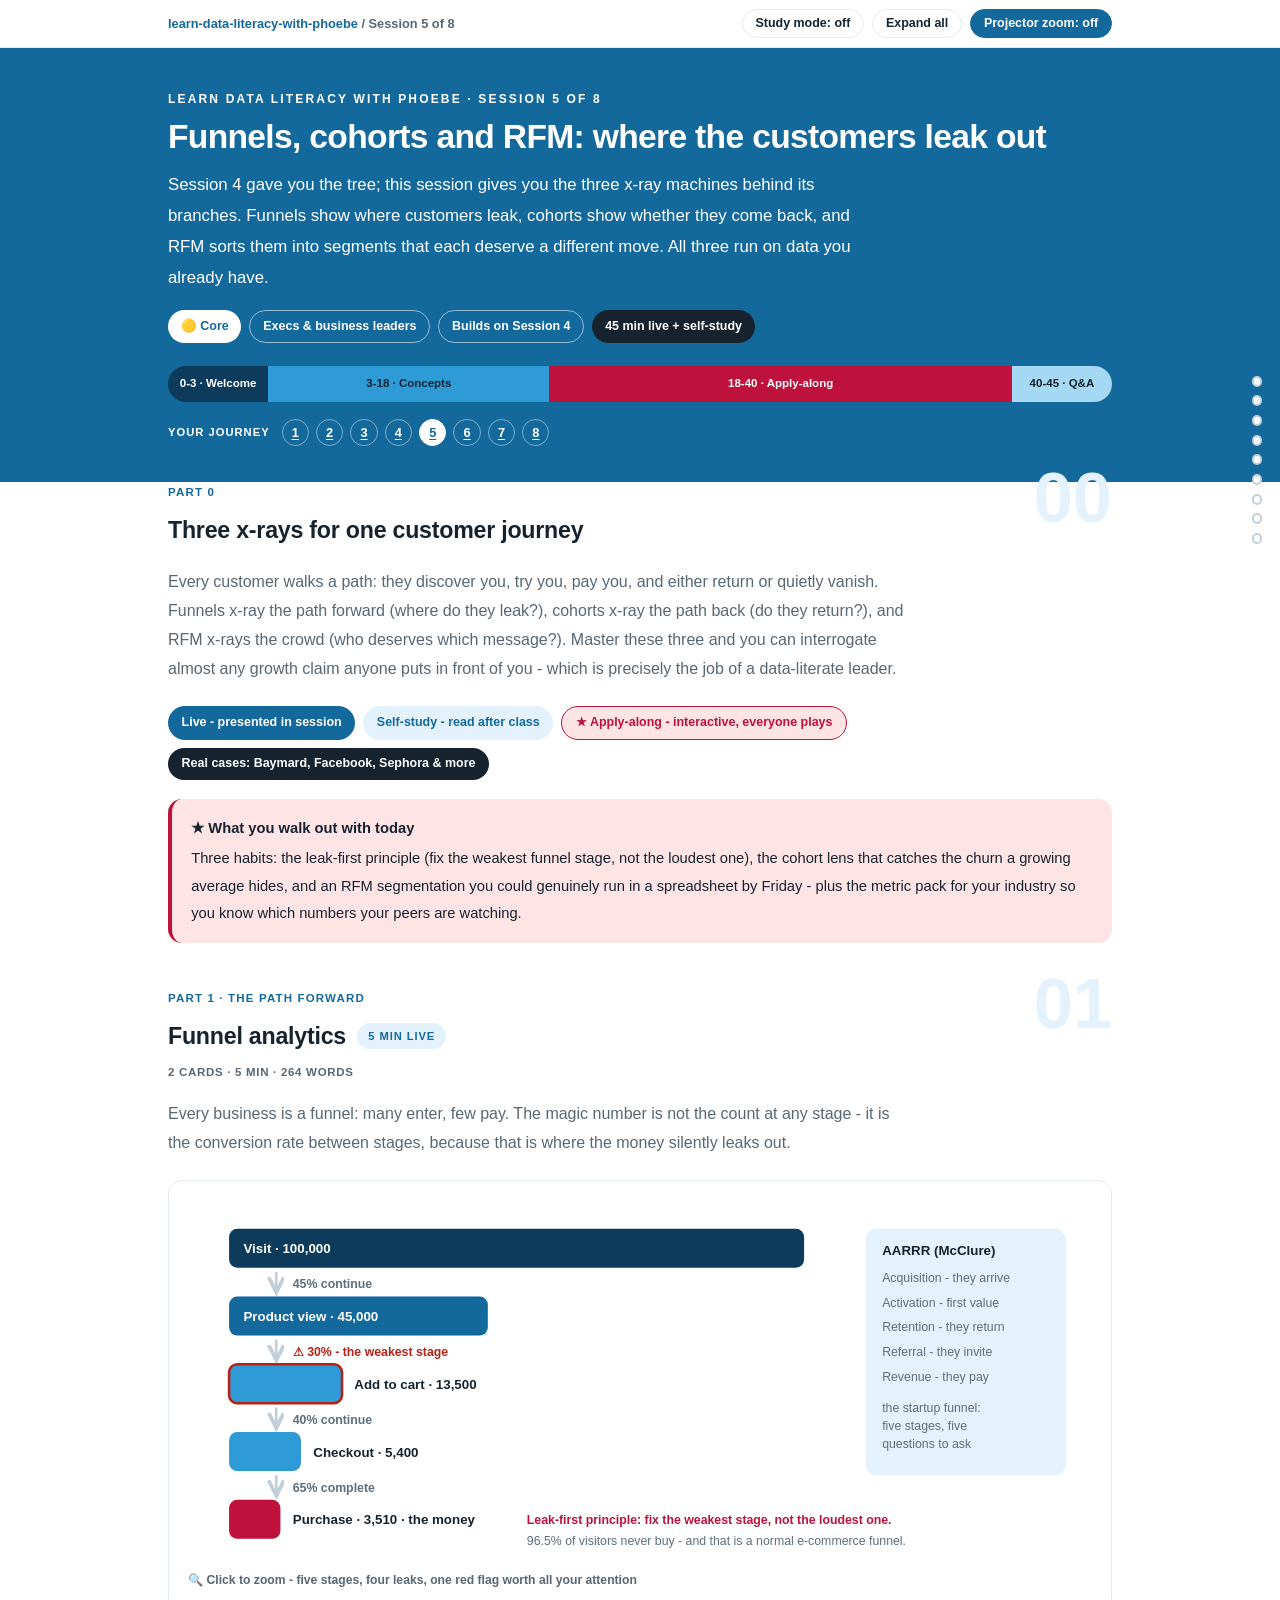
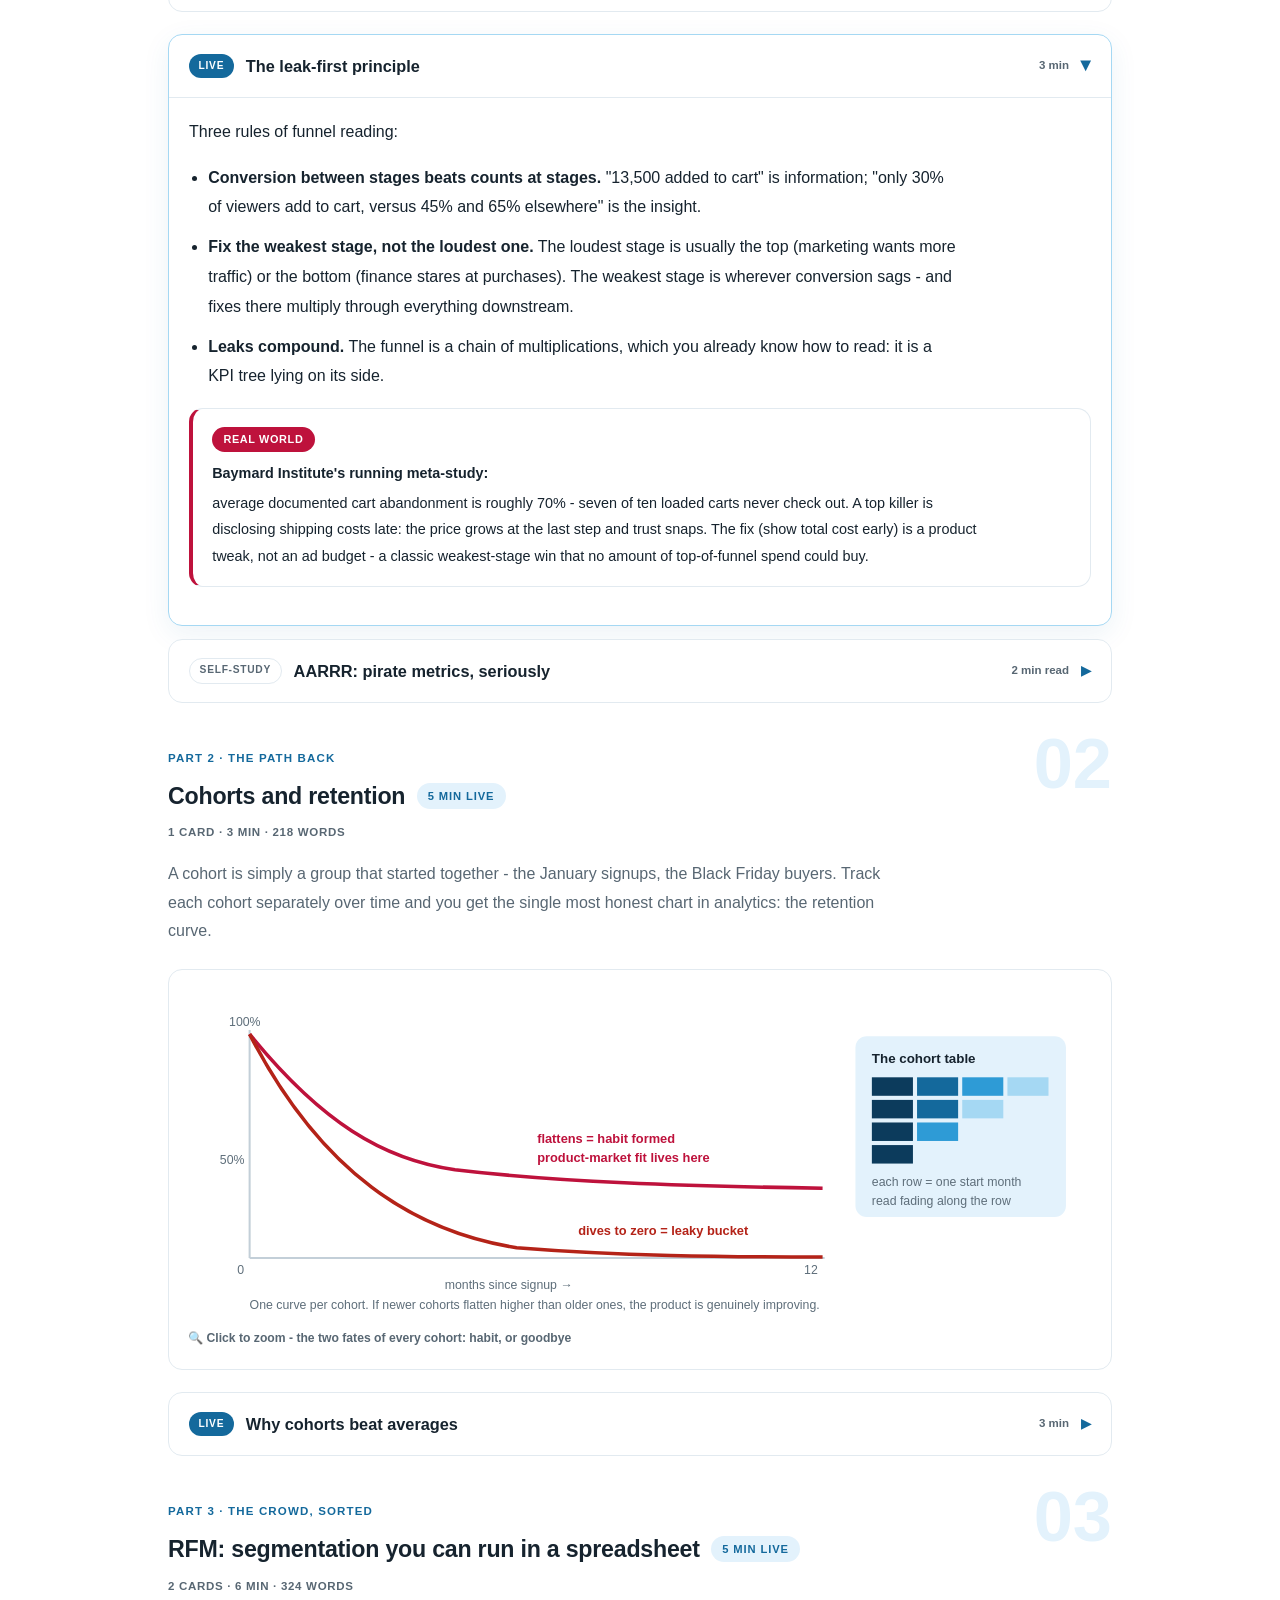
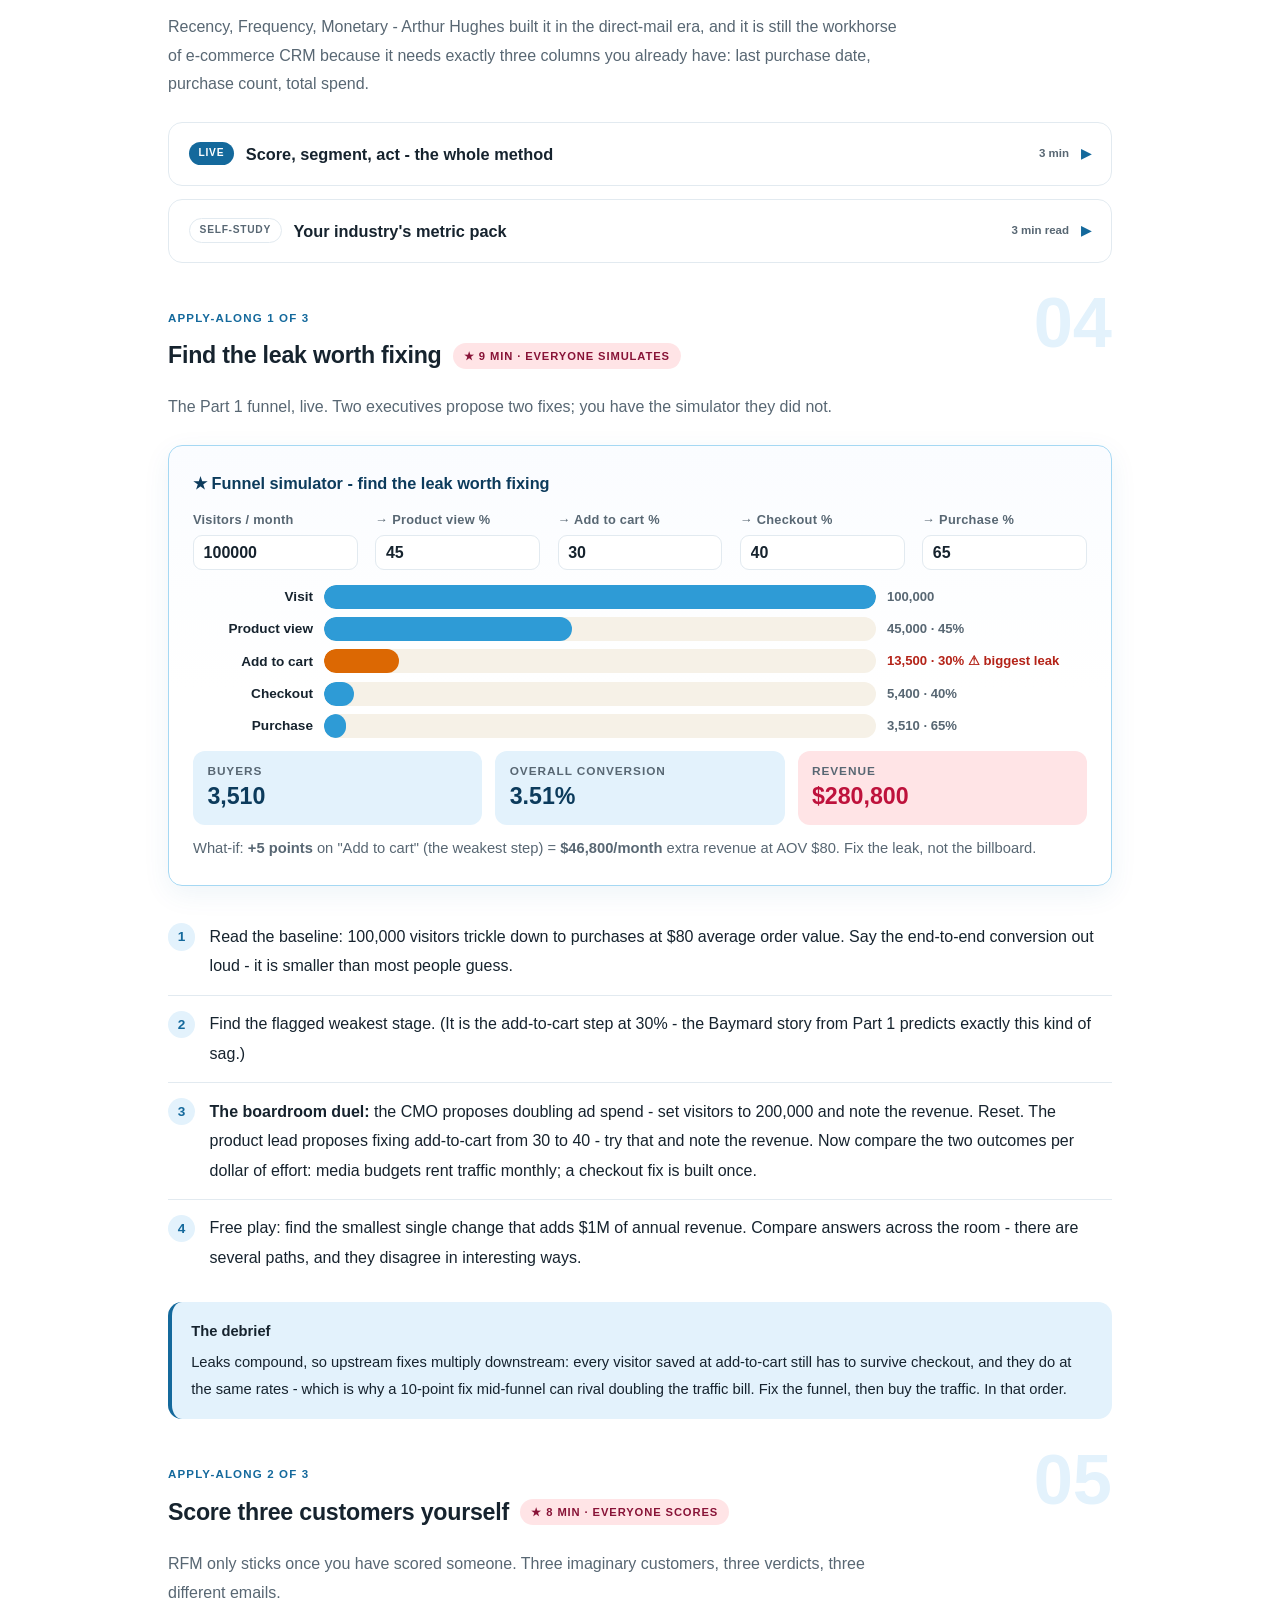
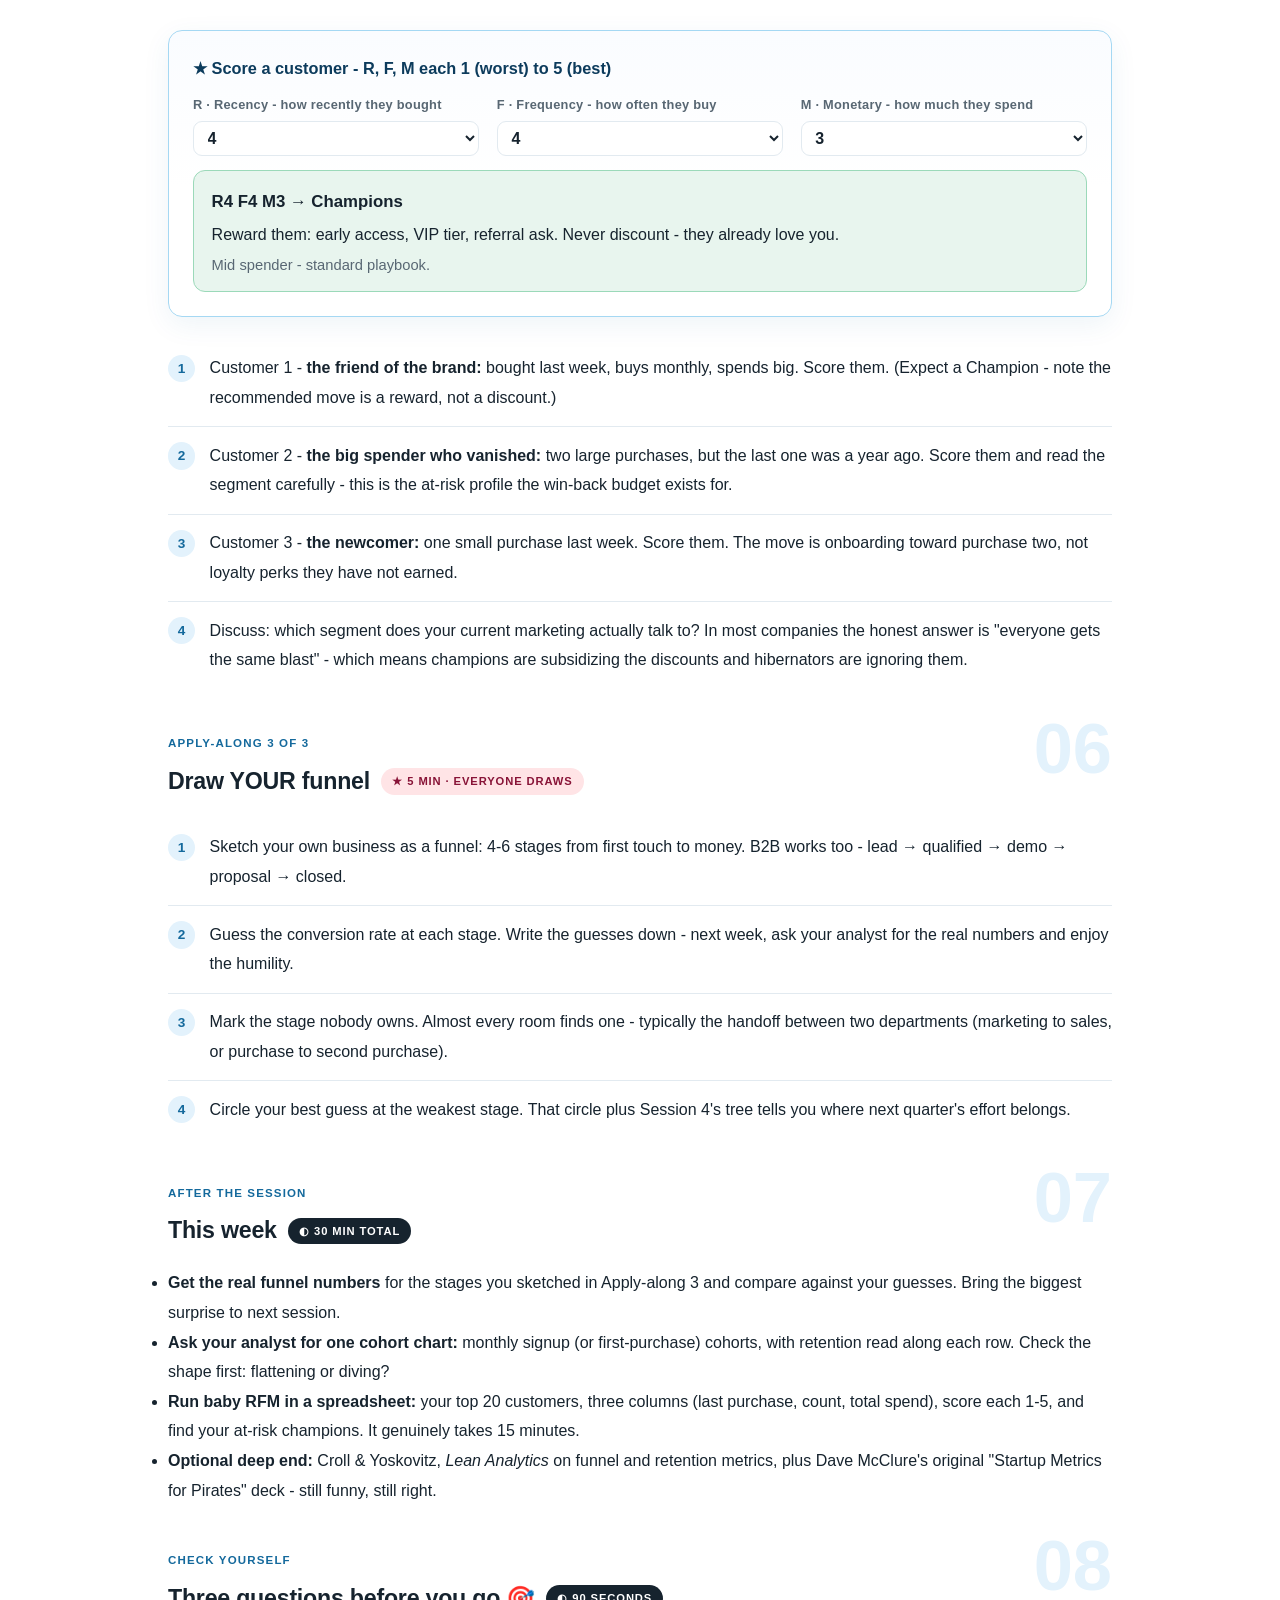
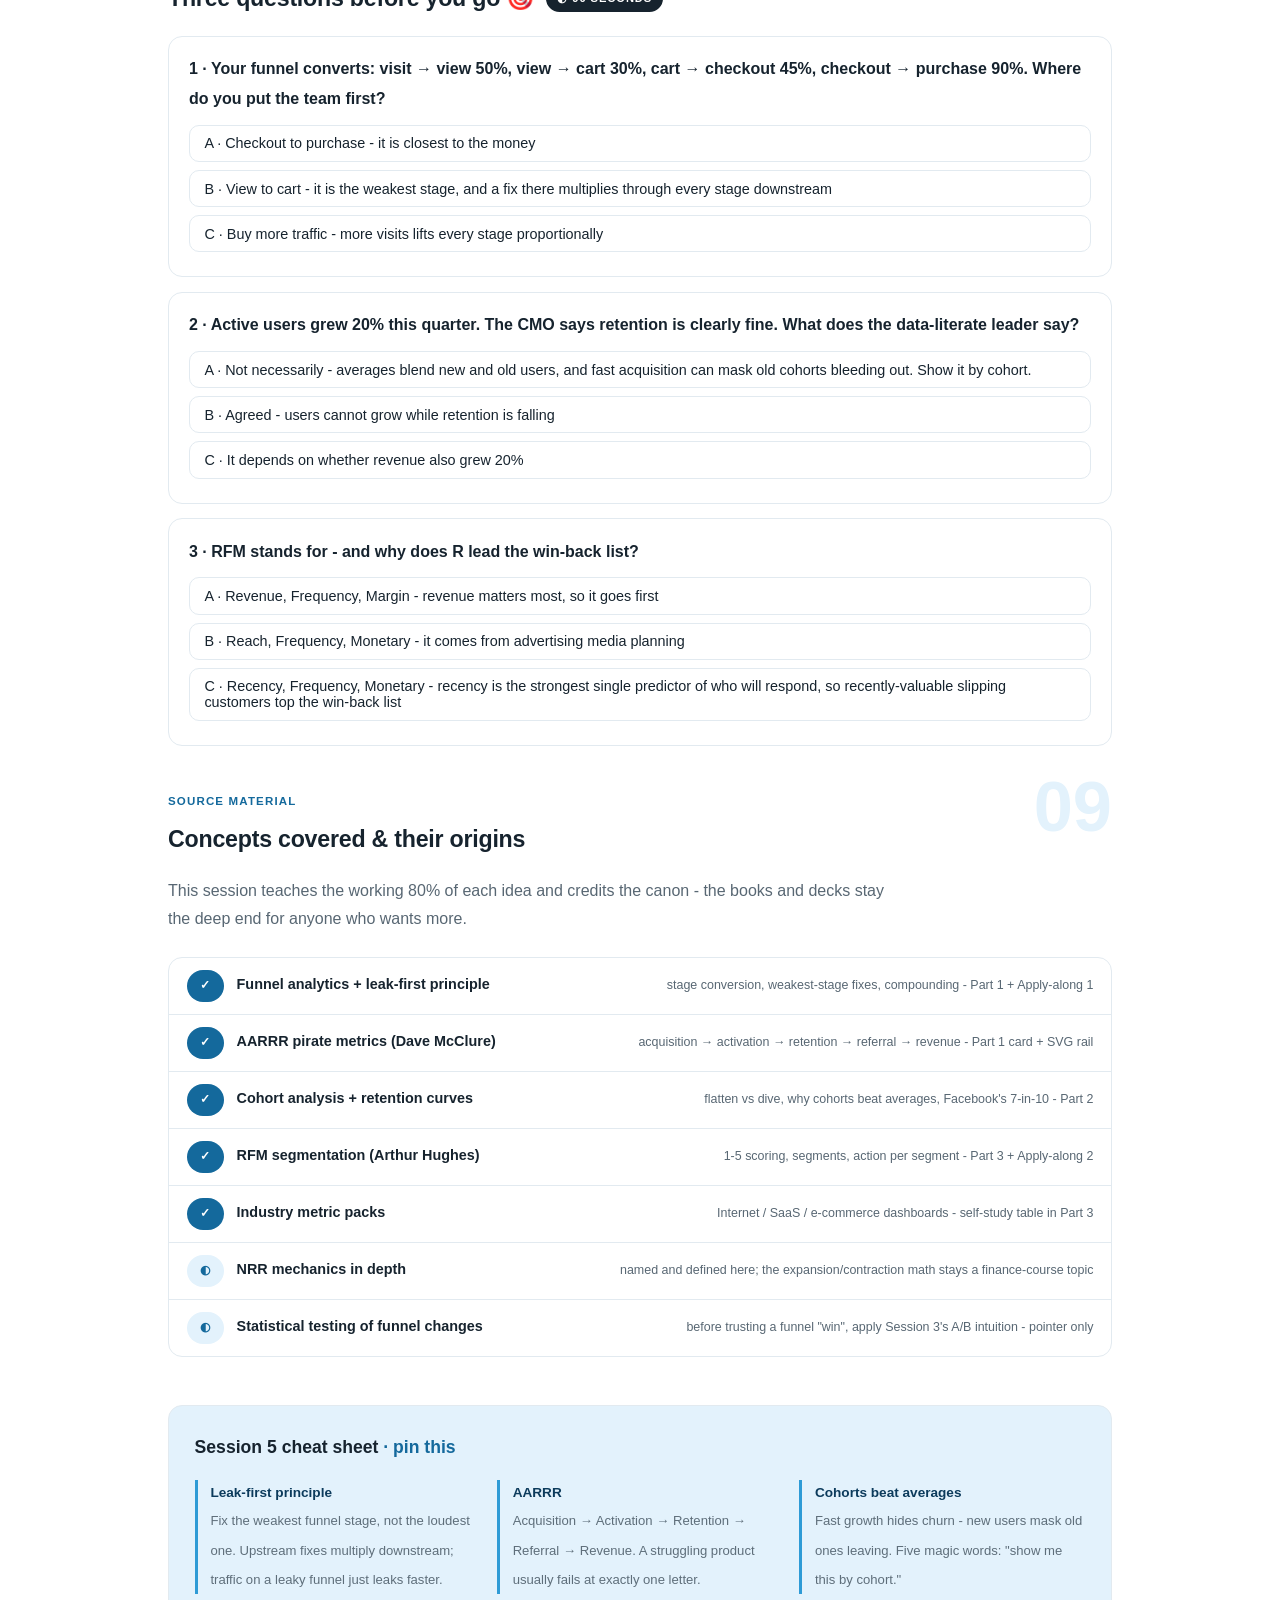
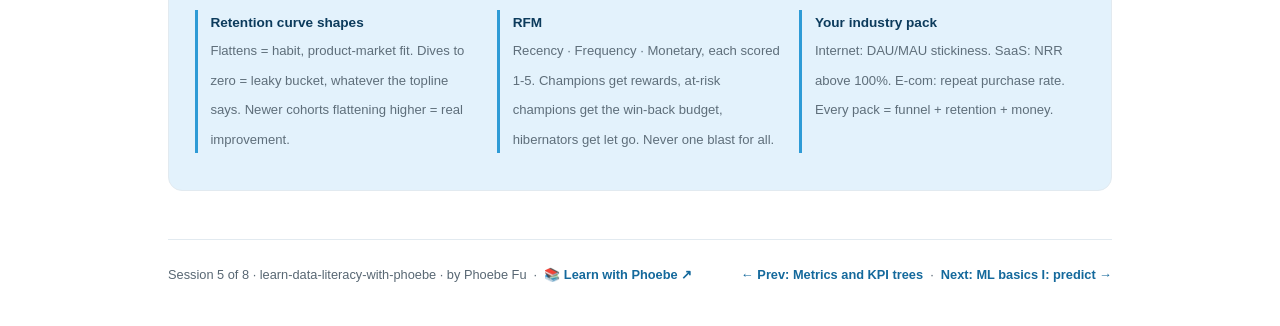
<file: courses/05-funnels-cohorts-rfm.html>
<!DOCTYPE html>
<html lang="en">
<head>
<meta charset="UTF-8">
<meta name="viewport" content="width=device-width, initial-scale=1.0">
<!-- social:start -->
<meta name="description" content="Every customer walks a path: they discover you, try you, pay you, and either return or quietly vanish. Funnels x-ray the path forward (where do they leak?), cohorts x-ray the path back (do...">
<meta property="og:type" content="article">
<meta property="og:site_name" content="Learn with Phoebe">
<meta property="og:title" content="Funnels, cohorts and RFM: where the customers leak out - learn data literacy with phoebe">
<meta property="og:description" content="Every customer walks a path: they discover you, try you, pay you, and either return or quietly vanish. Funnels x-ray the path forward (where do they leak?), cohorts x-ray the path back (do...">
<meta property="og:url" content="https://phoebefu6.github.io/learn-data-literacy-with-phoebe/courses/05-funnels-cohorts-rfm.html">
<meta property="og:image" content="https://phoebefu6.github.io/learn-data-literacy-with-phoebe/assets/og-cover.png">
<meta property="og:image:width" content="1200">
<meta property="og:image:height" content="630">
<meta name="twitter:card" content="summary_large_image">
<meta name="twitter:title" content="Funnels, cohorts and RFM: where the customers leak out - learn data literacy with phoebe">
<meta name="twitter:description" content="Every customer walks a path: they discover you, try you, pay you, and either return or quietly vanish. Funnels x-ray the path forward (where do they leak?), cohorts x-ray the path back (do...">
<meta name="twitter:image" content="https://phoebefu6.github.io/learn-data-literacy-with-phoebe/assets/og-cover.png">
<!-- social:end -->
<title>Session 5 · Funnels, cohorts and RFM - learn data literacy with phoebe</title>
<link rel="stylesheet" href="../assets/style.css?v=39">
</head>
<body>

<div class="toolbar">
  <div class="wrap">
    <span class="crumb"><a href="../index.html">learn-data-literacy-with-phoebe</a> / Session 5 of 8</span>
    <button class="btn" id="toggle-all" type="button">Expand all</button>
    <button class="btn primary" id="zoom-toggle" type="button">Projector zoom: off</button>
  </div>
</div>

<header class="masthead">
  <div class="wrap">
    <div class="eyebrow">Learn Data Literacy with Phoebe · Session 5 of 8</div>
    <h1>Funnels, cohorts and RFM: <span class="accent">where the customers leak out</span></h1>
    <p class="sub">Session 4 gave you the tree; this session gives you the three x-ray machines behind its branches. Funnels show where customers leak, cohorts show whether they come back, and RFM sorts them into segments that each deserve a different move. All three run on data you already have.</p>
    <div class="chip-row">
      <span class="chip level">🟡 Core</span>
      <span class="chip audience">Execs &amp; business leaders</span>
      <span class="chip audience">Builds on Session 4</span>
      <span class="chip time">45 min live + self-study</span>
    </div>
    <div class="agenda">
      <span class="a1" style="flex:1">0-3 · Welcome</span>
      <span class="a2" style="flex:3">3-18 · Concepts</span>
      <span class="a3" style="flex:5">18-40 · Apply-along</span>
      <span class="a4" style="flex:1">40-45 · Q&amp;A</span>
    </div>
  </div>
</header>

<main class="wrap">

  <!-- ============ INTRO ============ -->
  <section class="section" id="intro">
    <div class="section-kicker">
      <span class="klabel">Part 0</span>
      <h2>Three x-rays for one customer journey</h2>
    </div>
    <p class="lede">Every customer walks a path: they discover you, try you, pay you, and either return or quietly vanish. Funnels x-ray the path forward (where do they leak?), cohorts x-ray the path back (do they return?), and RFM x-rays the crowd (who deserves which message?). Master these three and you can interrogate almost any growth claim anyone puts in front of you - which is precisely the job of a data-literate leader.</p>
    <div class="legend">
      <span class="pill solid">Live - presented in session</span>
      <span class="pill light">Self-study - read after class</span>
      <span class="pill amber">★ Apply-along - interactive, everyone plays</span>
      <span class="pill inkpill">Real cases: Baymard, Facebook, Sephora &amp; more</span>
    </div>
    <div class="callout win">
      <strong>★ What you walk out with today</strong>
      Three habits: the leak-first principle (fix the weakest funnel stage, not the loudest one), the cohort lens that catches the churn a growing average hides, and an RFM segmentation you could genuinely run in a spreadsheet by Friday - plus the metric pack for your industry so you know which numbers your peers are watching.
    </div>
  </section>

  <!-- ============ PART 1: FUNNELS ============ -->
  <section class="section" id="funnels">
    <div class="section-kicker">
      <span class="klabel">Part 1 · the path forward</span>
      <h2>Funnel analytics <span class="tag concept">5 min live</span></h2>
    </div>
    <p class="lede">Every business is a funnel: many enter, few pay. The magic number is not the count at any stage - it is the conversion rate between stages, because that is where the money silently leaks out.</p>

    <figure class="zoomable">
      <svg viewBox="0 0 880 350" xmlns="http://www.w3.org/2000/svg" role="img" aria-label="Five stage funnel from visit to purchase with conversion rates between stages, weakest stage flagged, and AARRR pirate metrics rail on the right">
        <style>
          .fn5T { font: 700 13px Inter, sans-serif; fill: #FFFFFF; }
          .fn5H { font: 700 13px Inter, sans-serif; fill: #16232E; }
          .fn5X { font: 400 12px Inter, sans-serif; fill: #5E6E7A; }
          .fn5C { font: 600 12px Inter, sans-serif; fill: #5E6E7A; }
          .fn5W { font: 700 12px Inter, sans-serif; fill: #B42318; }
          .fn5N { font: 600 12px Inter, sans-serif; fill: #BE123C; }
          .fn5A { stroke: #C3CFD8; stroke-width: 2.5; fill: none; marker-end: url(#fn5Ah); }
        </style>
        <defs>
          <marker id="fn5Ah" markerWidth="8" markerHeight="8" refX="6" refY="3" orient="auto">
            <path d="M0,0 L6,3 L0,6" fill="none" stroke="#C3CFD8" stroke-width="1.5"/>
          </marker>
        </defs>
        <rect x="40" y="28" width="560" height="38" rx="8" fill="#0C3B5C"/>
        <text class="fn5T" x="54" y="52">Visit · 100,000</text>
        <line class="fn5A" x1="86" y1="70" x2="86" y2="90"/>
        <text class="fn5C" x="102" y="86">45% continue</text>
        <rect x="40" y="94" width="252" height="38" rx="8" fill="#14699C"/>
        <text class="fn5T" x="54" y="118">Product view · 45,000</text>
        <line class="fn5A" x1="86" y1="136" x2="86" y2="156"/>
        <text class="fn5W" x="102" y="152">⚠ 30% - the weakest stage</text>
        <rect x="40" y="160" width="110" height="38" rx="8" fill="#2E9BD6" stroke="#B42318" stroke-width="2.5"/>
        <text class="fn5H" x="162" y="184">Add to cart · 13,500</text>
        <line class="fn5A" x1="86" y1="202" x2="86" y2="222"/>
        <text class="fn5C" x="102" y="218">40% continue</text>
        <rect x="40" y="226" width="70" height="38" rx="8" fill="#2E9BD6"/>
        <text class="fn5H" x="122" y="250">Checkout · 5,400</text>
        <line class="fn5A" x1="86" y1="268" x2="86" y2="288"/>
        <text class="fn5C" x="102" y="284">65% complete</text>
        <rect x="40" y="292" width="50" height="38" rx="8" fill="#BE123C"/>
        <text class="fn5H" x="102" y="316">Purchase · 3,510 · the money</text>
        <rect x="660" y="28" width="195" height="240" rx="11" fill="#E3F2FC"/>
        <text class="fn5H" x="676" y="54">AARRR (McClure)</text>
        <text class="fn5X" x="676" y="80">Acquisition - they arrive</text>
        <text class="fn5X" x="676" y="104">Activation - first value</text>
        <text class="fn5X" x="676" y="128">Retention - they return</text>
        <text class="fn5X" x="676" y="152">Referral - they invite</text>
        <text class="fn5X" x="676" y="176">Revenue - they pay</text>
        <text class="fn5X" x="676" y="206">the startup funnel:</text>
        <text class="fn5X" x="676" y="224">five stages, five</text>
        <text class="fn5X" x="676" y="242">questions to ask</text>
        <text class="fn5N" x="330" y="316">Leak-first principle: fix the weakest stage, not the loudest one.</text>
        <text class="fn5X" x="330" y="336">96.5% of visitors never buy - and that is a normal e-commerce funnel.</text>
      </svg>
      <figcaption>🔍 Click to zoom - five stages, four leaks, one red flag worth all your attention</figcaption>
    </figure>

    <details class="card" open>
      <summary><span class="mode live">Live</span>The leak-first principle<span class="mini">3 min</span><span class="caret">▶</span></summary>
      <div class="body">
        <p>Three rules of funnel reading:</p>
        <ul>
          <li><strong>Conversion between stages beats counts at stages.</strong> "13,500 added to cart" is information; "only 30% of viewers add to cart, versus 45% and 65% elsewhere" is the insight.</li>
          <li><strong>Fix the weakest stage, not the loudest one.</strong> The loudest stage is usually the top (marketing wants more traffic) or the bottom (finance stares at purchases). The weakest stage is wherever conversion sags - and fixes there multiply through everything downstream.</li>
          <li><strong>Leaks compound.</strong> The funnel is a chain of multiplications, which you already know how to read: it is a KPI tree lying on its side.</li>
        </ul>
        <div class="callout example">
          <span class="ex-pill">Real world</span>
          <p><strong>Baymard Institute's running meta-study:</strong> average documented cart abandonment is roughly 70% - seven of ten loaded carts never check out. A top killer is disclosing shipping costs late: the price grows at the last step and trust snaps. The fix (show total cost early) is a product tweak, not an ad budget - a classic weakest-stage win that no amount of top-of-funnel spend could buy.</p>
        </div>
      </div>
    </details>

    <details class="card">
      <summary><span class="mode self">Self-study</span>AARRR: pirate metrics, seriously<span class="mini">2 min read</span><span class="caret">▶</span></summary>
      <div class="body">
        <p>Dave McClure's AARRR framework (yes, named for the pirate noise) is the funnel generalized for any product: <strong>Acquisition</strong> (they find you) → <strong>Activation</strong> (they experience first value) → <strong>Retention</strong> (they come back) → <strong>Referral</strong> (they bring friends) → <strong>Revenue</strong> (they pay). Its power is diagnostic: a struggling business is usually failing at exactly one letter, and each letter has a different fix. Dropbox's famous referral program (free space for both inviter and invitee) was an R-for-Referral play chosen only after activation and retention already worked - referral pours fuel, and fuel on a leaky funnel just burns faster.</p>
      </div>
    </details>
  </section>

  <!-- ============ PART 2: COHORTS ============ -->
  <section class="section" id="cohorts">
    <div class="section-kicker">
      <span class="klabel">Part 2 · the path back</span>
      <h2>Cohorts and retention <span class="tag concept">5 min live</span></h2>
    </div>
    <p class="lede">A cohort is simply a group that started together - the January signups, the Black Friday buyers. Track each cohort separately over time and you get the single most honest chart in analytics: the retention curve.</p>

    <figure class="zoomable">
      <svg viewBox="0 0 880 320" xmlns="http://www.w3.org/2000/svg" role="img" aria-label="Two retention curves over twelve months: one flattening around forty percent showing habit, one decaying toward zero showing a leaky bucket, with a cohort table hint on the right">
        <style>
          .rc5H { font: 700 13px Inter, sans-serif; fill: #16232E; }
          .rc5X { font: 400 12px Inter, sans-serif; fill: #5E6E7A; }
          .rc5G { font: 700 12.5px Inter, sans-serif; fill: #BE123C; }
          .rc5B { font: 700 12.5px Inter, sans-serif; fill: #B42318; }
          .rc5Ax { stroke: #C3CFD8; stroke-width: 2; }
        </style>
        <line class="rc5Ax" x1="60" y1="40" x2="60" y2="262"/>
        <line class="rc5Ax" x1="60" y1="262" x2="620" y2="262"/>
        <text class="rc5X" x="40" y="36">100%</text>
        <text class="rc5X" x="55" y="170" text-anchor="end">50%</text>
        <text class="rc5X" x="48" y="278">0</text>
        <text class="rc5X" x="250" y="292">months since signup →</text>
        <text class="rc5X" x="600" y="278">12</text>
        <path d="M60,44 C130,130 190,166 260,176 C360,188 480,192 618,194" fill="none" stroke="#BE123C" stroke-width="3.5"/>
        <path d="M60,44 C130,180 220,236 320,252 C420,260 520,261 618,261" fill="none" stroke="#B42318" stroke-width="3.5"/>
        <text class="rc5G" x="340" y="150">flattens = habit formed</text>
        <text class="rc5G" x="340" y="168">product-market fit lives here</text>
        <text class="rc5B" x="380" y="240">dives to zero = leaky bucket</text>
        <rect x="650" y="46" width="205" height="176" rx="11" fill="#E3F2FC"/>
        <text class="rc5H" x="666" y="72">The cohort table</text>
        <rect x="666" y="86" width="40" height="18" fill="#0C3B5C"/><rect x="710" y="86" width="40" height="18" fill="#14699C"/><rect x="754" y="86" width="40" height="18" fill="#2E9BD6"/><rect x="798" y="86" width="40" height="18" fill="#A5D8F3"/>
        <rect x="666" y="108" width="40" height="18" fill="#0C3B5C"/><rect x="710" y="108" width="40" height="18" fill="#14699C"/><rect x="754" y="108" width="40" height="18" fill="#A5D8F3"/>
        <rect x="666" y="130" width="40" height="18" fill="#0C3B5C"/><rect x="710" y="130" width="40" height="18" fill="#2E9BD6"/>
        <rect x="666" y="152" width="40" height="18" fill="#0C3B5C"/>
        <text class="rc5X" x="666" y="192">each row = one start month</text>
        <text class="rc5X" x="666" y="210">read fading along the row</text>
        <text class="rc5X" x="60" y="312">One curve per cohort. If newer cohorts flatten higher than older ones, the product is genuinely improving.</text>
      </svg>
      <figcaption>🔍 Click to zoom - the two fates of every cohort: habit, or goodbye</figcaption>
    </figure>

    <details class="card">
      <summary><span class="mode live">Live</span>Why cohorts beat averages<span class="mini">3 min</span><span class="caret">▶</span></summary>
      <div class="body">
        <p>Fast growth is a magician's cape: it hides churn. When signups grow 20% a month, the average user is always young, engaged and shiny - even while every cohort quietly bleeds out behind the curtain. Total active users climbs; the business is dying. Only a cohort view separates the two stories, because it refuses to let new users answer for old ones.</p>
        <ul>
          <li><strong>Read the shape, not the level:</strong> a curve that flattens (even at 25%) means a durable habit; a curve that slides to zero means a leaky bucket, whatever this month's topline says.</li>
          <li><strong>Compare cohorts to each other:</strong> newer cohorts flattening higher = the product is improving. Flattening lower = growth is buying worse customers.</li>
        </ul>
        <div class="callout example">
          <span class="ex-pill">Real world</span>
          <p><strong>Facebook's early growth team</strong> mined cohort data for the difference between users who stayed and users who vanished, and landed on a famous rule: get a new user to <strong>7 friends in 10 days</strong> and they stick. That single activation insight reorganized the entire onboarding flow around friend-finding - not profile completion, not feature tours. One cohort analysis became the company's growth strategy.</p>
        </div>
        <div class="callout tip">
          <strong>The exec move</strong>
          Whenever growth is fast and someone shows you an average or a topline, say: "show me this by cohort." Five words. It is the highest ratio of insight to syllables in this entire course.
        </div>
      </div>
    </details>
  </section>

  <!-- ============ PART 3: RFM ============ -->
  <section class="section" id="rfm">
    <div class="section-kicker">
      <span class="klabel">Part 3 · the crowd, sorted</span>
      <h2>RFM: segmentation you can run in a spreadsheet <span class="tag concept">5 min live</span></h2>
    </div>
    <p class="lede">Recency, Frequency, Monetary - Arthur Hughes built it in the direct-mail era, and it is still the workhorse of e-commerce CRM because it needs exactly three columns you already have: last purchase date, purchase count, total spend.</p>

    <details class="card">
      <summary><span class="mode live">Live</span>Score, segment, act - the whole method<span class="mini">3 min</span><span class="caret">▶</span></summary>
      <div class="body">
        <p>Score every customer 1-5 on each letter: <strong>R</strong>ecency (how recently they bought - 5 is most recent), <strong>F</strong>requency (how often), <strong>M</strong>onetary (how much). Segments fall out of the combinations:</p>
        <table class="clean">
          <thead><tr><th>Segment</th><th>Profile (R / F / M)</th><th>The move</th></tr></thead>
          <tbody>
            <tr><td>Champions</td><td>5 / 5 / 5 - recent, frequent, big</td><td>reward, early access, ask for reviews - never discount</td></tr>
            <tr><td>Loyal</td><td>4 / 4 / 3 - steady regulars</td><td>upsell gently, build the habit loop</td></tr>
            <tr><td>New</td><td>5 / 1 / low - just arrived</td><td>onboard toward the second purchase fast</td></tr>
            <tr><td>At-risk champions</td><td>2 / 5 / 5 - valuable but slipping away</td><td>win-back NOW, personal touch, highest priority</td></tr>
            <tr><td>Hibernating</td><td>1 / 1 / low - long gone, barely knew you</td><td>cheap reactivation at most, or let go gracefully</td></tr>
          </tbody>
        </table>
        <p><strong>The whole point:</strong> stop sending the same email to everyone. A discount that delights a hibernating customer insults a champion (who would have paid full price) - one blast, two opposite effects, both invisible in the average open rate.</p>
        <div class="callout example">
          <span class="ex-pill">Real world</span>
          <p><strong>Sephora's Beauty Insider and Starbucks Rewards</strong> are RFM-style machines at loyalty-program scale: tiers keyed to spend and visit frequency, with different perks, nudges and win-back offers per tier. And when win-back budgets are tight, the play is always the same: target the <em>at-risk champions</em> first - they were recently valuable, so recency says they are the most likely to answer and the most expensive to lose.</p>
        </div>
      </div>
    </details>

    <details class="card">
      <summary><span class="mode self">Self-study</span>Your industry's metric pack<span class="mini">3 min read</span><span class="caret">▶</span></summary>
      <div class="body">
        <p>Every industry has a standard dashboard. Knowing yours - and your investors' - is table stakes:</p>
        <table class="clean">
          <thead><tr><th>Industry</th><th>The pack</th><th>The one to watch</th></tr></thead>
          <tbody>
            <tr><td>Internet / consumer apps</td><td>DAU, MAU, DAU/MAU stickiness, session length</td><td>DAU/MAU - above ~20% means a habit, not an app</td></tr>
            <tr><td>SaaS</td><td>MRR/ARR, NRR, churn rate, CAC, LTV, CAC payback months, magic number</td><td>NRR - above 100% means existing customers grow even with zero sales</td></tr>
            <tr><td>E-commerce</td><td>GMV, AOV, conversion rate, repeat purchase rate, cart abandonment</td><td>repeat purchase rate - the difference between a brand and a transaction</td></tr>
          </tbody>
        </table>
        <p>Notice the family resemblance: every pack is a funnel metric + a retention metric + a money metric. Same three x-rays, industry costume.</p>
      </div>
    </details>
  </section>

  <!-- ============ DEMO 1 ============ -->
  <section class="section" id="demo-1">
    <div class="section-kicker">
      <span class="klabel">Apply-along 1 of 3</span>
      <h2>Find the leak worth fixing <span class="tag demo">★ 9 min · everyone simulates</span></h2>
    </div>
    <p class="lede">The Part 1 funnel, live. Two executives propose two fixes; you have the simulator they did not.</p>
    <div class="widget" data-widget="funnel" data-config='{"title": "★ Funnel simulator - find the leak worth fixing", "visitors": 100000, "aov": 80, "stages": [{"name": "Visit"}, {"name": "Product view", "cv": 45}, {"name": "Add to cart", "cv": 30}, {"name": "Checkout", "cv": 40}, {"name": "Purchase", "cv": 65}]}'></div>
    <div class="steps">
      <div class="step"><p>Read the baseline: 100,000 visitors trickle down to purchases at $80 average order value. Say the end-to-end conversion out loud - it is smaller than most people guess.</p></div>
      <div class="step"><p>Find the flagged weakest stage. (It is the add-to-cart step at 30% - the Baymard story from Part 1 predicts exactly this kind of sag.)</p></div>
      <div class="step"><p><strong>The boardroom duel:</strong> the CMO proposes doubling ad spend - set visitors to 200,000 and note the revenue. Reset. The product lead proposes fixing add-to-cart from 30 to 40 - try that and note the revenue. Now compare the two outcomes per dollar of effort: media budgets rent traffic monthly; a checkout fix is built once.</p></div>
      <div class="step"><p>Free play: find the smallest single change that adds $1M of annual revenue. Compare answers across the room - there are several paths, and they disagree in interesting ways.</p></div>
    </div>
    <div class="callout tip">
      <strong>The debrief</strong>
      Leaks compound, so upstream fixes multiply downstream: every visitor saved at add-to-cart still has to survive checkout, and they do at the same rates - which is why a 10-point fix mid-funnel can rival doubling the traffic bill. Fix the funnel, then buy the traffic. In that order.
    </div>
  </section>

  <!-- ============ DEMO 2 ============ -->
  <section class="section" id="demo-2">
    <div class="section-kicker">
      <span class="klabel">Apply-along 2 of 3</span>
      <h2>Score three customers yourself <span class="tag demo">★ 8 min · everyone scores</span></h2>
    </div>
    <p class="lede">RFM only sticks once you have scored someone. Three imaginary customers, three verdicts, three different emails.</p>
    <div class="widget" data-widget="rfm" data-config='{}'></div>
    <div class="steps">
      <div class="step"><p>Customer 1 - <strong>the friend of the brand:</strong> bought last week, buys monthly, spends big. Score them. (Expect a Champion - note the recommended move is a reward, not a discount.)</p></div>
      <div class="step"><p>Customer 2 - <strong>the big spender who vanished:</strong> two large purchases, but the last one was a year ago. Score them and read the segment carefully - this is the at-risk profile the win-back budget exists for.</p></div>
      <div class="step"><p>Customer 3 - <strong>the newcomer:</strong> one small purchase last week. Score them. The move is onboarding toward purchase two, not loyalty perks they have not earned.</p></div>
      <div class="step"><p>Discuss: which segment does your current marketing actually talk to? In most companies the honest answer is "everyone gets the same blast" - which means champions are subsidizing the discounts and hibernators are ignoring them.</p></div>
    </div>
  </section>

  <!-- ============ DEMO 3 ============ -->
  <section class="section" id="demo-3">
    <div class="section-kicker">
      <span class="klabel">Apply-along 3 of 3</span>
      <h2>Draw YOUR funnel <span class="tag demo">★ 5 min · everyone draws</span></h2>
    </div>
    <div class="steps">
      <div class="step"><p>Sketch your own business as a funnel: 4-6 stages from first touch to money. B2B works too - lead → qualified → demo → proposal → closed.</p></div>
      <div class="step"><p>Guess the conversion rate at each stage. Write the guesses down - next week, ask your analyst for the real numbers and enjoy the humility.</p></div>
      <div class="step"><p>Mark the stage nobody owns. Almost every room finds one - typically the handoff between two departments (marketing to sales, or purchase to second purchase).</p></div>
      <div class="step"><p>Circle your best guess at the weakest stage. That circle plus Session 4's tree tells you where next quarter's effort belongs.</p></div>
    </div>
  </section>

  <!-- ============ HOMEWORK ============ -->
  <section class="section" id="exercise">
    <div class="section-kicker">
      <span class="klabel">After the session</span>
      <h2>This week <span class="tag exercise">◐ 30 min total</span></h2>
    </div>
    <ul>
      <li><strong>Get the real funnel numbers</strong> for the stages you sketched in Apply-along 3 and compare against your guesses. Bring the biggest surprise to next session.</li>
      <li><strong>Ask your analyst for one cohort chart:</strong> monthly signup (or first-purchase) cohorts, with retention read along each row. Check the shape first: flattening or diving?</li>
      <li><strong>Run baby RFM in a spreadsheet:</strong> your top 20 customers, three columns (last purchase, count, total spend), score each 1-5, and find your at-risk champions. It genuinely takes 15 minutes.</li>
      <li><strong>Optional deep end:</strong> Croll &amp; Yoskovitz, <em>Lean Analytics</em> on funnel and retention metrics, plus Dave McClure's original "Startup Metrics for Pirates" deck - still funny, still right.</li>
    </ul>
  </section>

  <!-- ============ QUIZ ============ -->
  <section class="section" id="quiz">
    <div class="section-kicker">
      <span class="klabel">Check yourself</span>
      <h2>Three questions before you go 🎯 <span class="tag exercise">◐ 90 seconds</span></h2>
    </div>
    <div class="quiz-q" data-answer="1">
      <p class="qtext">1 · Your funnel converts: visit → view 50%, view → cart 30%, cart → checkout 45%, checkout → purchase 90%. Where do you put the team first?</p>
      <button class="qopt" type="button">A · Checkout to purchase - it is closest to the money</button>
      <button class="qopt" type="button">B · View to cart - it is the weakest stage, and a fix there multiplies through every stage downstream</button>
      <button class="qopt" type="button">C · Buy more traffic - more visits lifts every stage proportionally</button>
      <p class="qwhy">The leak-first principle: 90% is already excellent, and traffic poured into a leaky mid-funnel mostly leaks. Lifting view-to-cart from 30% to 36% raises purchases 20% with zero extra media spend - the compounding works for you.</p>
    </div>
    <div class="quiz-q" data-answer="0">
      <p class="qtext">2 · Active users grew 20% this quarter. The CMO says retention is clearly fine. What does the data-literate leader say?</p>
      <button class="qopt" type="button">A · Not necessarily - averages blend new and old users, and fast acquisition can mask old cohorts bleeding out. Show it by cohort.</button>
      <button class="qopt" type="button">B · Agreed - users cannot grow while retention is falling</button>
      <button class="qopt" type="button">C · It depends on whether revenue also grew 20%</button>
      <p class="qwhy">Growth is a magician's cape. Total actives can climb for quarters while every cohort dives to zero - the leaky bucket refilled faster. Only cohort curves separate a habit from a treadmill.</p>
    </div>
    <div class="quiz-q" data-answer="2">
      <p class="qtext">3 · RFM stands for - and why does R lead the win-back list?</p>
      <button class="qopt" type="button">A · Revenue, Frequency, Margin - revenue matters most, so it goes first</button>
      <button class="qopt" type="button">B · Reach, Frequency, Monetary - it comes from advertising media planning</button>
      <button class="qopt" type="button">C · Recency, Frequency, Monetary - recency is the strongest single predictor of who will respond, so recently-valuable slipping customers top the win-back list</button>
      <p class="qwhy">Hughes' direct-mail finding still holds: how recently someone bought predicts response better than how much or how often. That is why the at-risk champion (high F, high M, fading R) is the most urgent - and most winnable - save in the file.</p>
    </div>
    <p class="quiz-score"></p>
  </section>

  <!-- ============ SOURCES ============ -->
  <section class="section" id="official">
    <div class="section-kicker">
      <span class="klabel">Source material</span>
      <h2>Concepts covered &amp; their origins</h2>
    </div>
    <p class="lede">This session teaches the working 80% of each idea and credits the canon - the books and decks stay the deep end for anyone who wants more.</p>
    <div class="covered">
      <div class="covered-row"><span class="status pill solid">✓</span><span class="name">Funnel analytics + leak-first principle</span><span class="note">stage conversion, weakest-stage fixes, compounding - Part 1 + Apply-along 1</span></div>
      <div class="covered-row"><span class="status pill solid">✓</span><span class="name">AARRR pirate metrics (Dave McClure)</span><span class="note">acquisition → activation → retention → referral → revenue - Part 1 card + SVG rail</span></div>
      <div class="covered-row"><span class="status pill solid">✓</span><span class="name">Cohort analysis + retention curves</span><span class="note">flatten vs dive, why cohorts beat averages, Facebook's 7-in-10 - Part 2</span></div>
      <div class="covered-row"><span class="status pill solid">✓</span><span class="name">RFM segmentation (Arthur Hughes)</span><span class="note">1-5 scoring, segments, action per segment - Part 3 + Apply-along 2</span></div>
      <div class="covered-row"><span class="status pill solid">✓</span><span class="name">Industry metric packs</span><span class="note">Internet / SaaS / e-commerce dashboards - self-study table in Part 3</span></div>
      <div class="covered-row"><span class="status pill light">◐</span><span class="name">NRR mechanics in depth</span><span class="note">named and defined here; the expansion/contraction math stays a finance-course topic</span></div>
      <div class="covered-row"><span class="status pill light">◐</span><span class="name">Statistical testing of funnel changes</span><span class="note">before trusting a funnel "win", apply Session 3's A/B intuition - pointer only</span></div>
    </div>
  </section>

  <!-- ============ CHEAT SHEET ============ -->
  <section class="cheat" id="cheatsheet">
    <h3>Session 5 cheat sheet <span>· pin this</span></h3>
    <div class="grid-2">
      <div class="cheat-item"><b>Leak-first principle</b><span>Fix the weakest funnel stage, not the loudest one. Upstream fixes multiply downstream; traffic on a leaky funnel just leaks faster.</span></div>
      <div class="cheat-item"><b>AARRR</b><span>Acquisition → Activation → Retention → Referral → Revenue. A struggling product usually fails at exactly one letter.</span></div>
      <div class="cheat-item"><b>Cohorts beat averages</b><span>Fast growth hides churn - new users mask old ones leaving. Five magic words: "show me this by cohort."</span></div>
      <div class="cheat-item"><b>Retention curve shapes</b><span>Flattens = habit, product-market fit. Dives to zero = leaky bucket, whatever the topline says. Newer cohorts flattening higher = real improvement.</span></div>
      <div class="cheat-item"><b>RFM</b><span>Recency · Frequency · Monetary, each scored 1-5. Champions get rewards, at-risk champions get the win-back budget, hibernators get let go. Never one blast for all.</span></div>
      <div class="cheat-item"><b>Your industry pack</b><span>Internet: DAU/MAU stickiness. SaaS: NRR above 100%. E-com: repeat purchase rate. Every pack = funnel + retention + money.</span></div>
    </div>
  </section>

  <footer class="pagefoot">
    <span>Session 5 of 8 · learn-data-literacy-with-phoebe · by Phoebe Fu &nbsp;·&nbsp; 📚 <a href="https://phoebefu6.github.io/learn-with-phoebe/">Learn with Phoebe ↗</a></span>
    <span><a href="04-metrics-and-kpi-trees.html">← Prev: Metrics and KPI trees</a> &nbsp;·&nbsp; <a href="06-ml-basics-predict.html">Next: ML basics I: predict →</a></span>
  </footer>

</main>

<script src="../assets/app.js?v=37"></script>
<script src="../assets/widgets.js?v=17"></script>
</body>
</html>
</file>
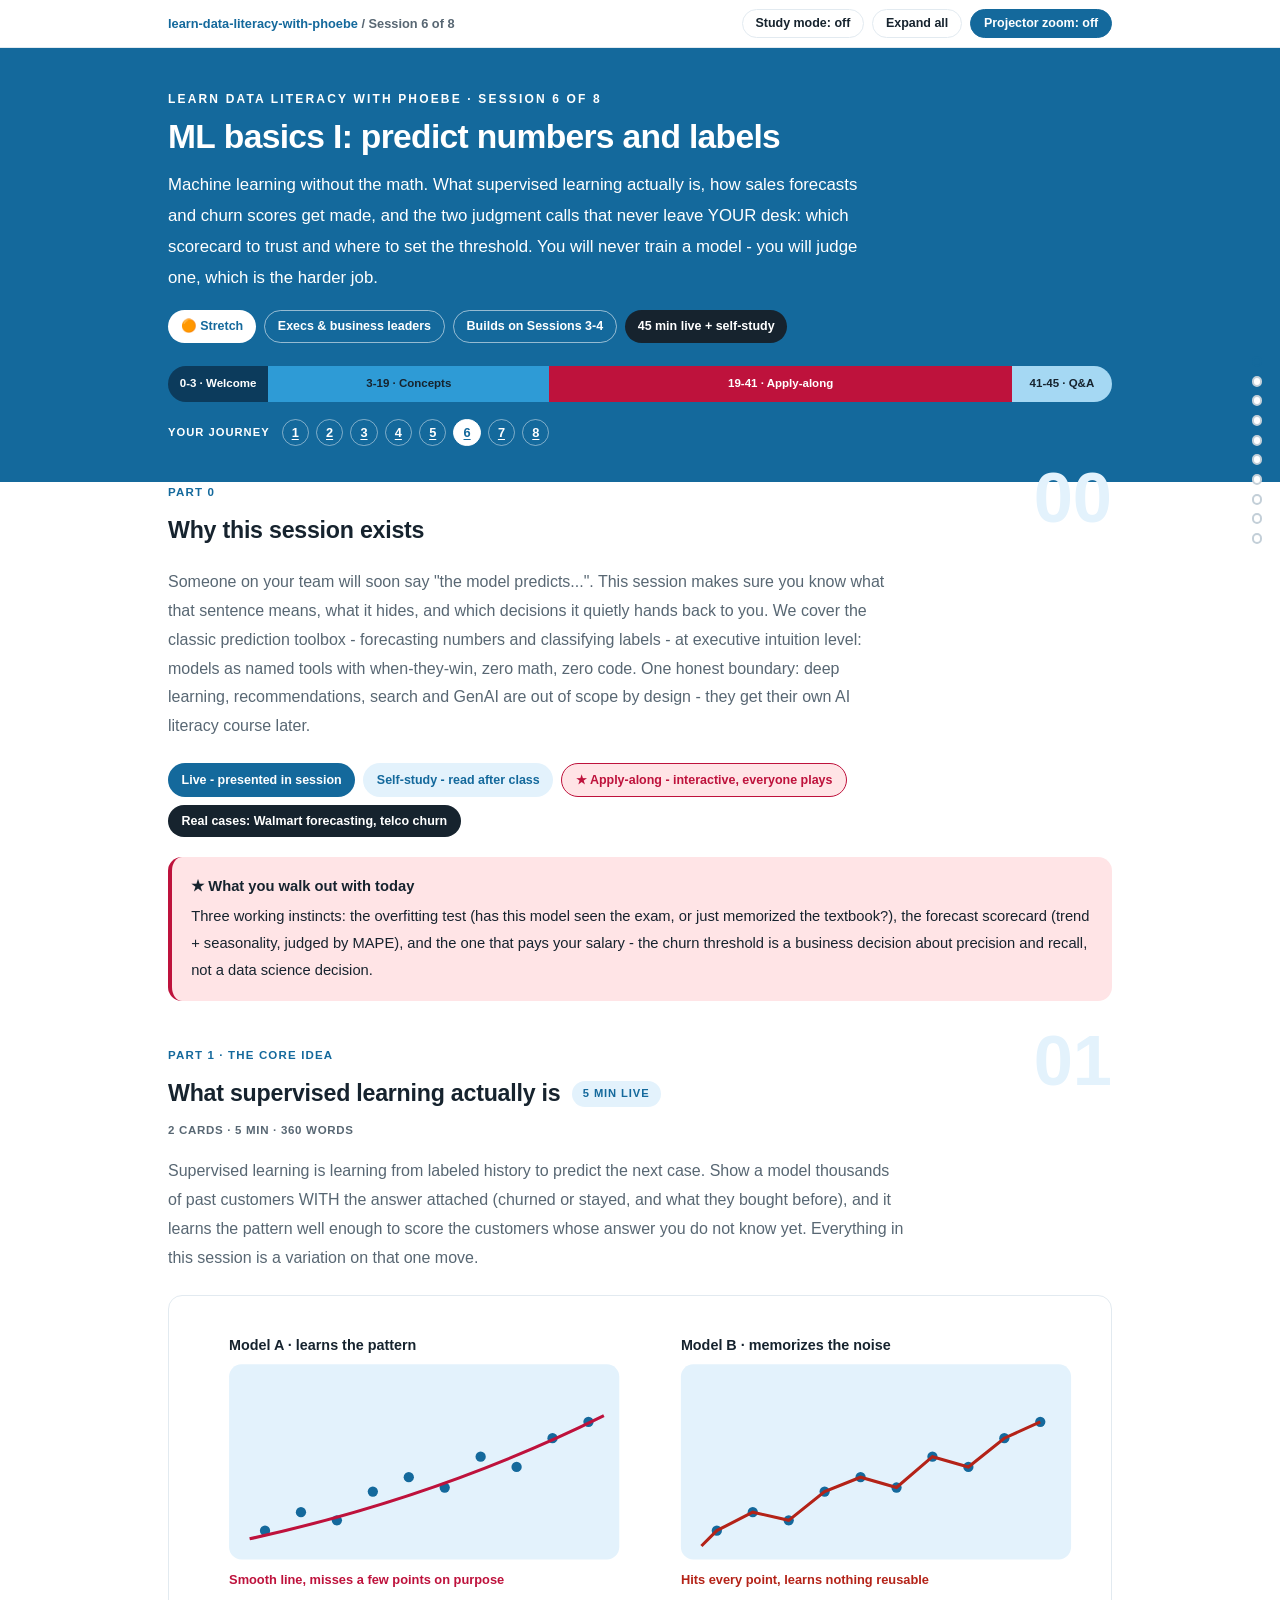
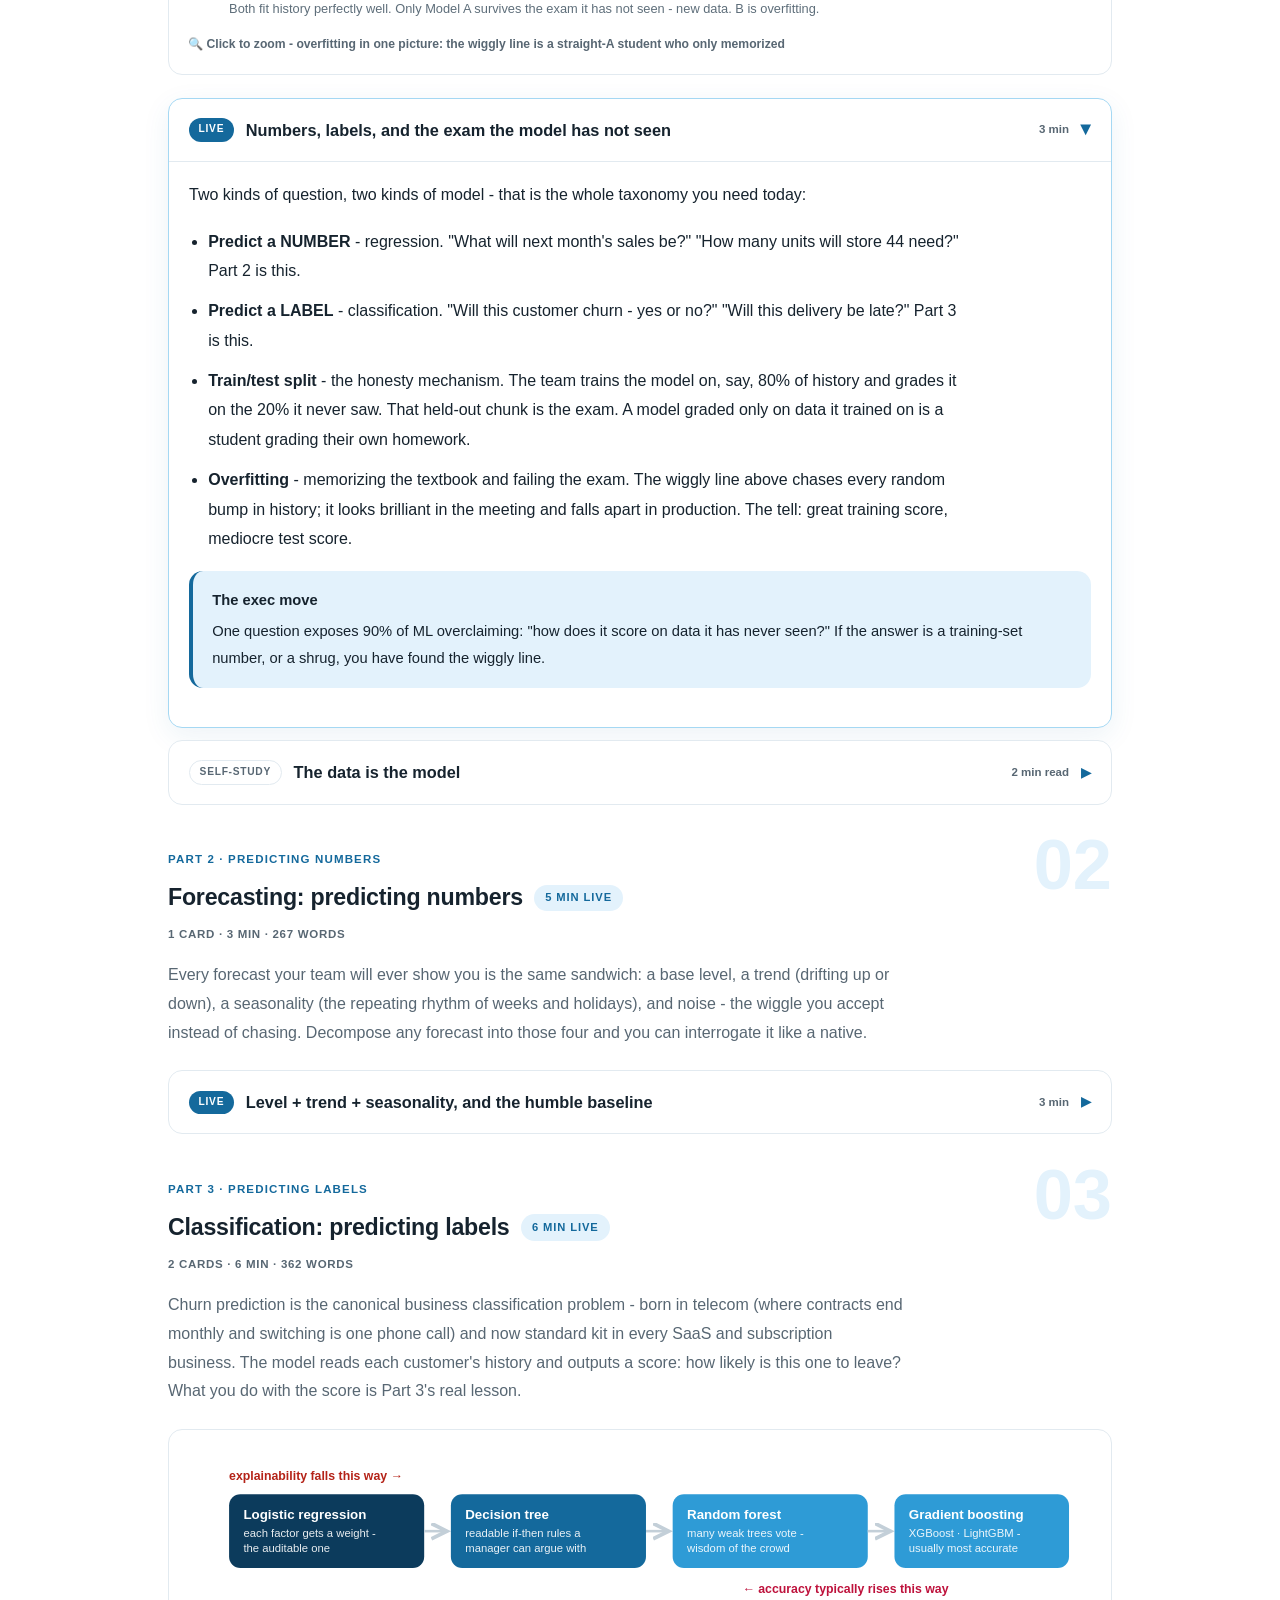
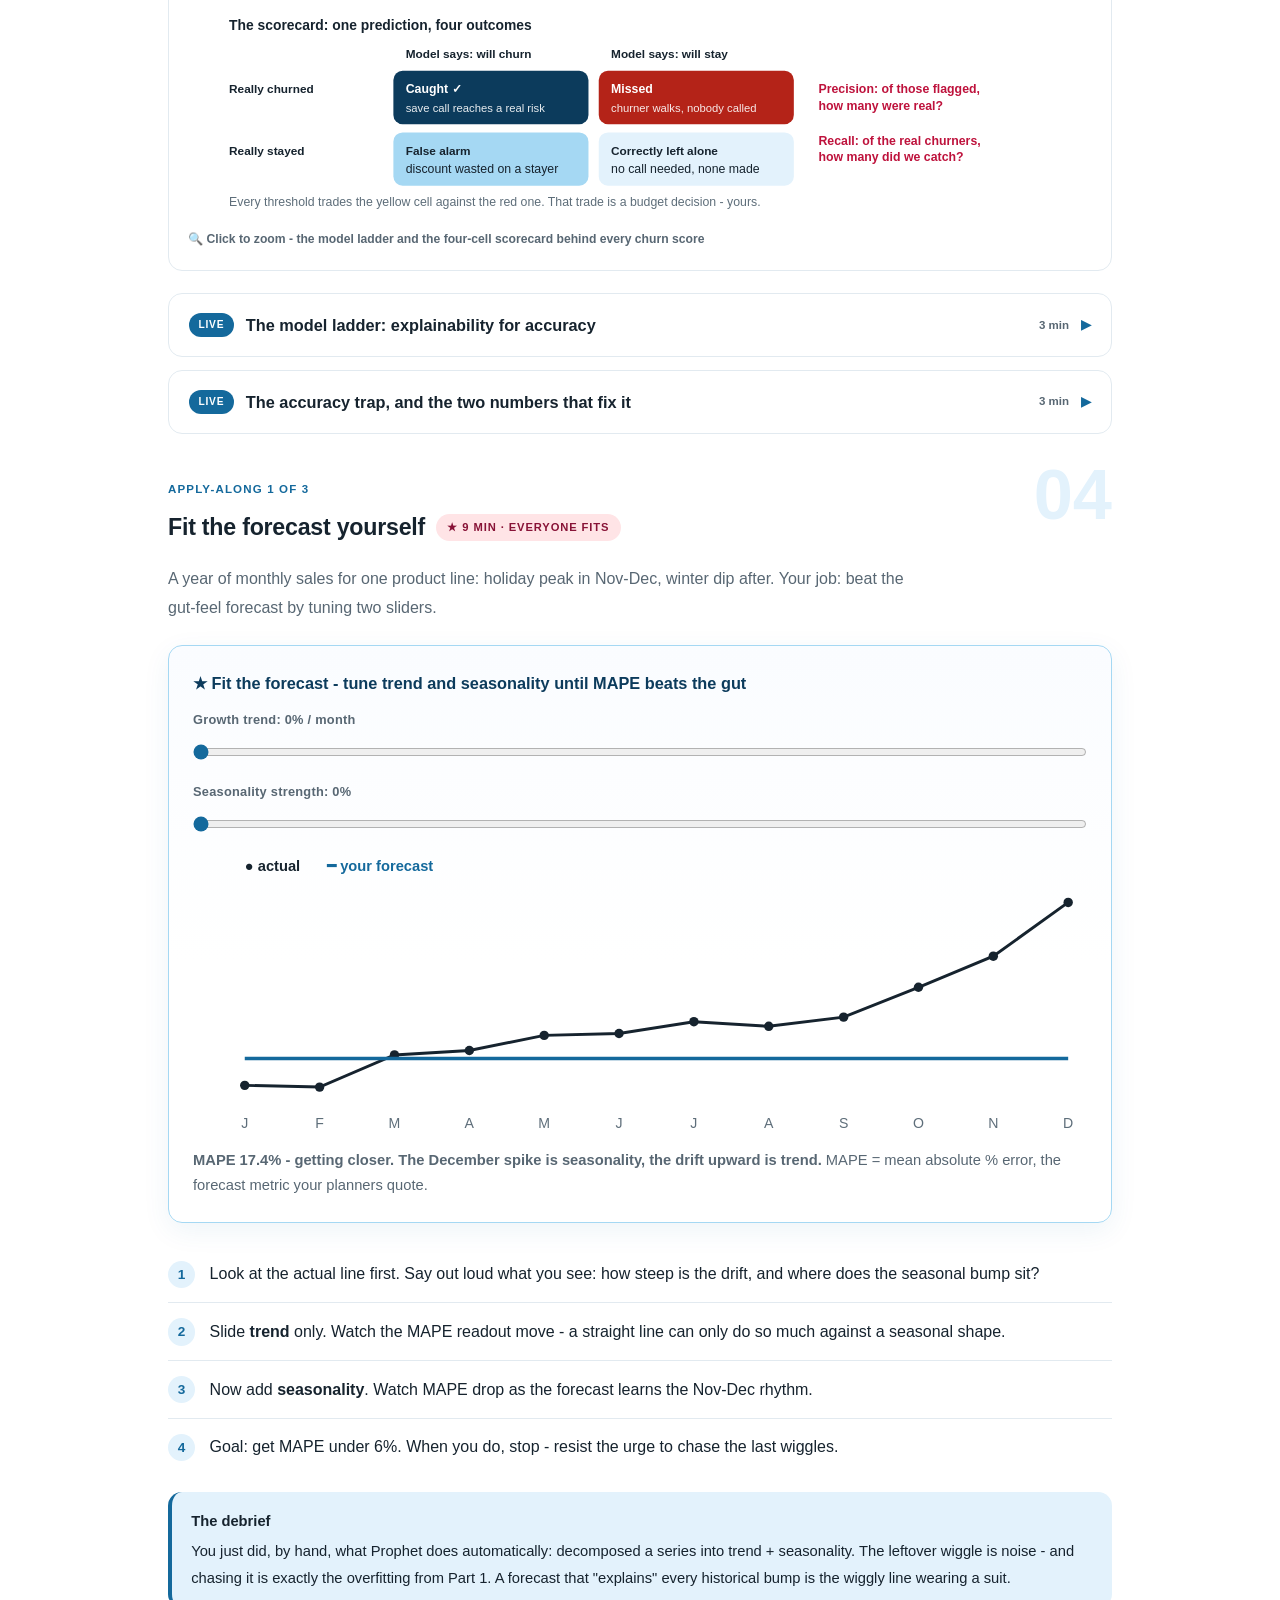
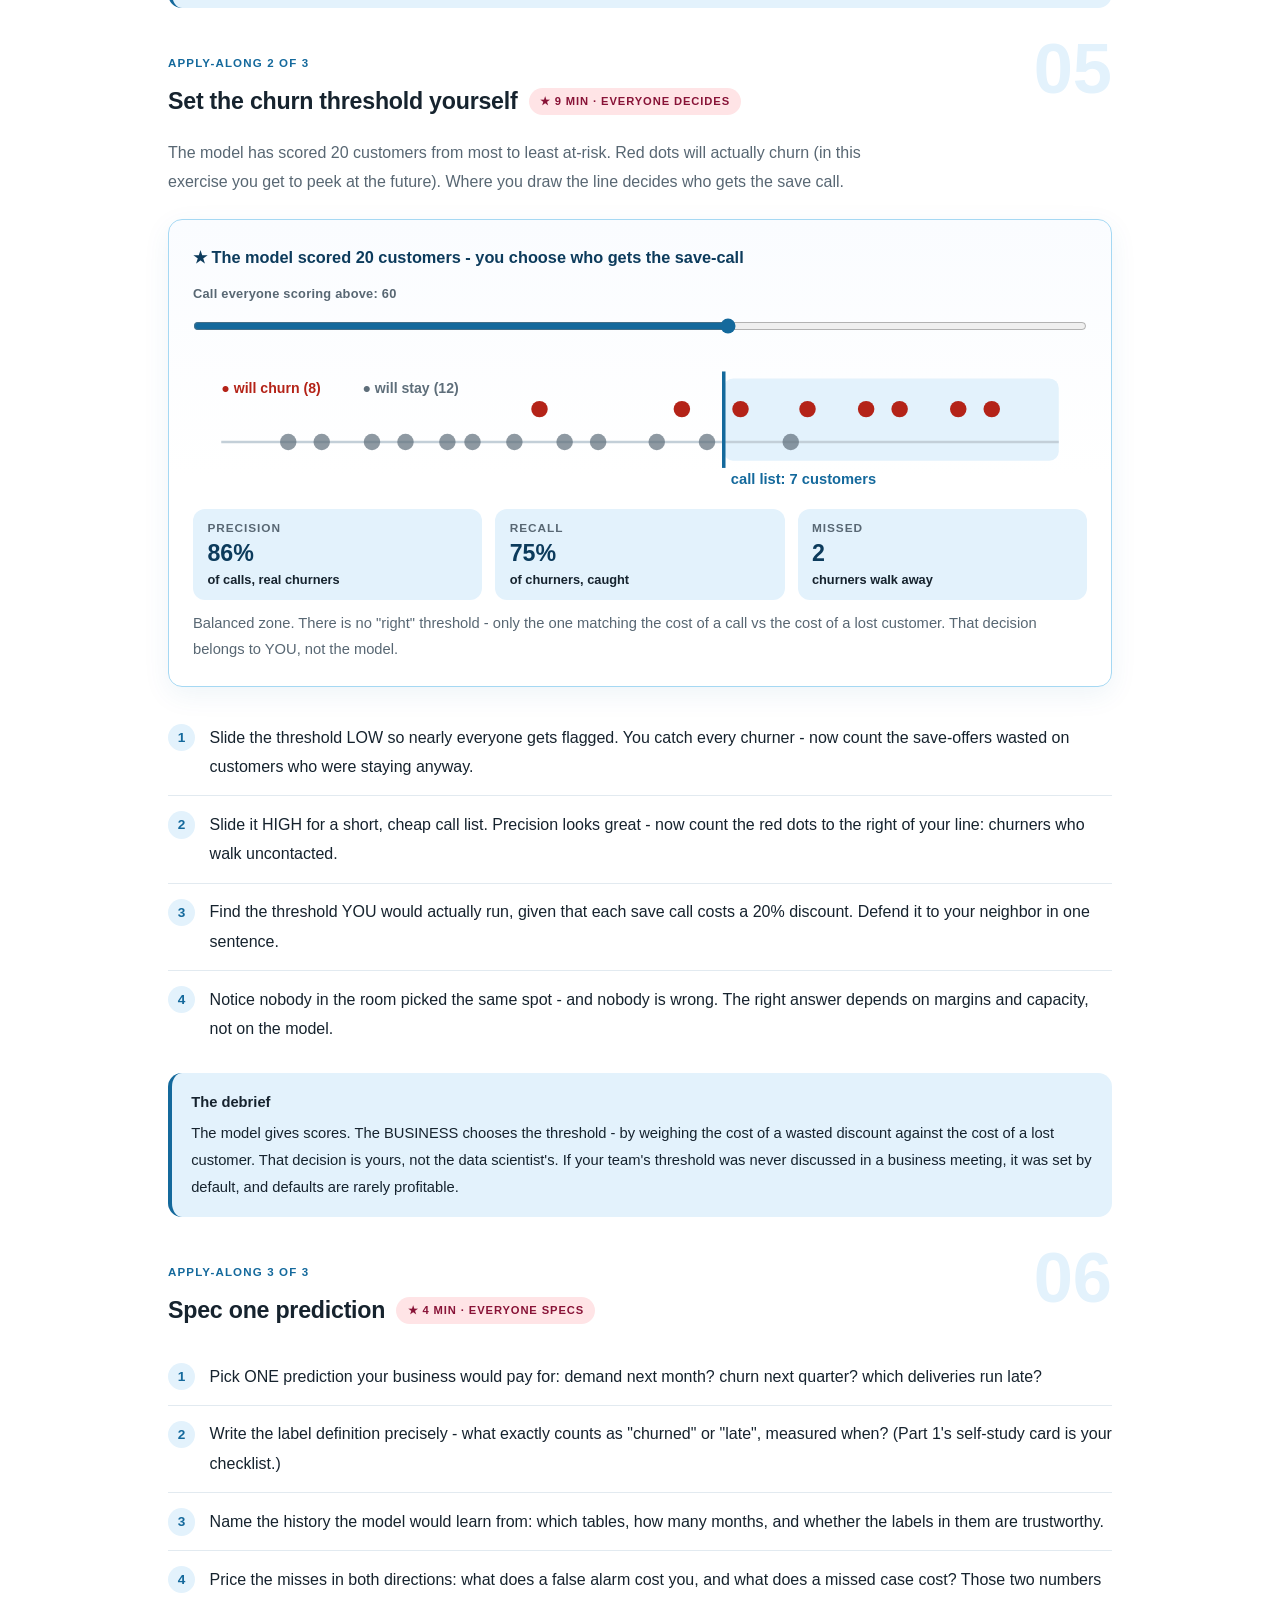
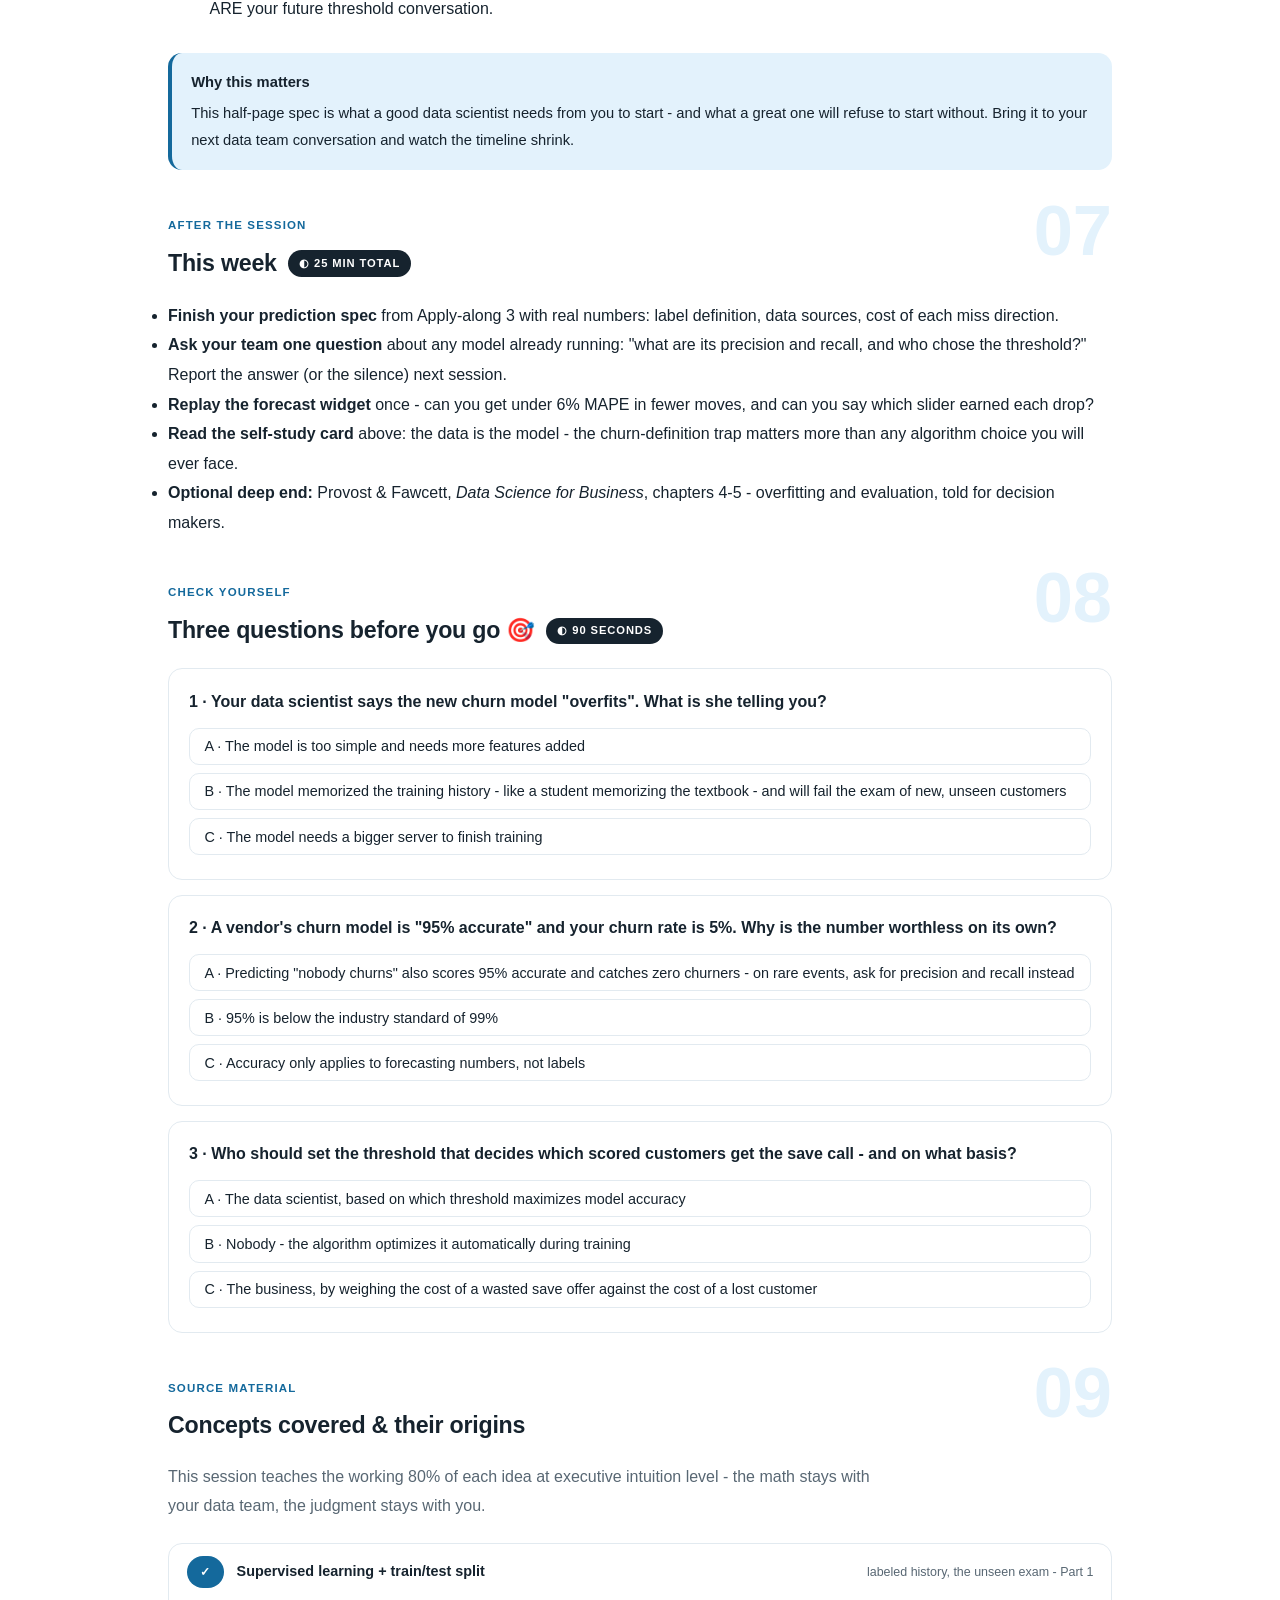
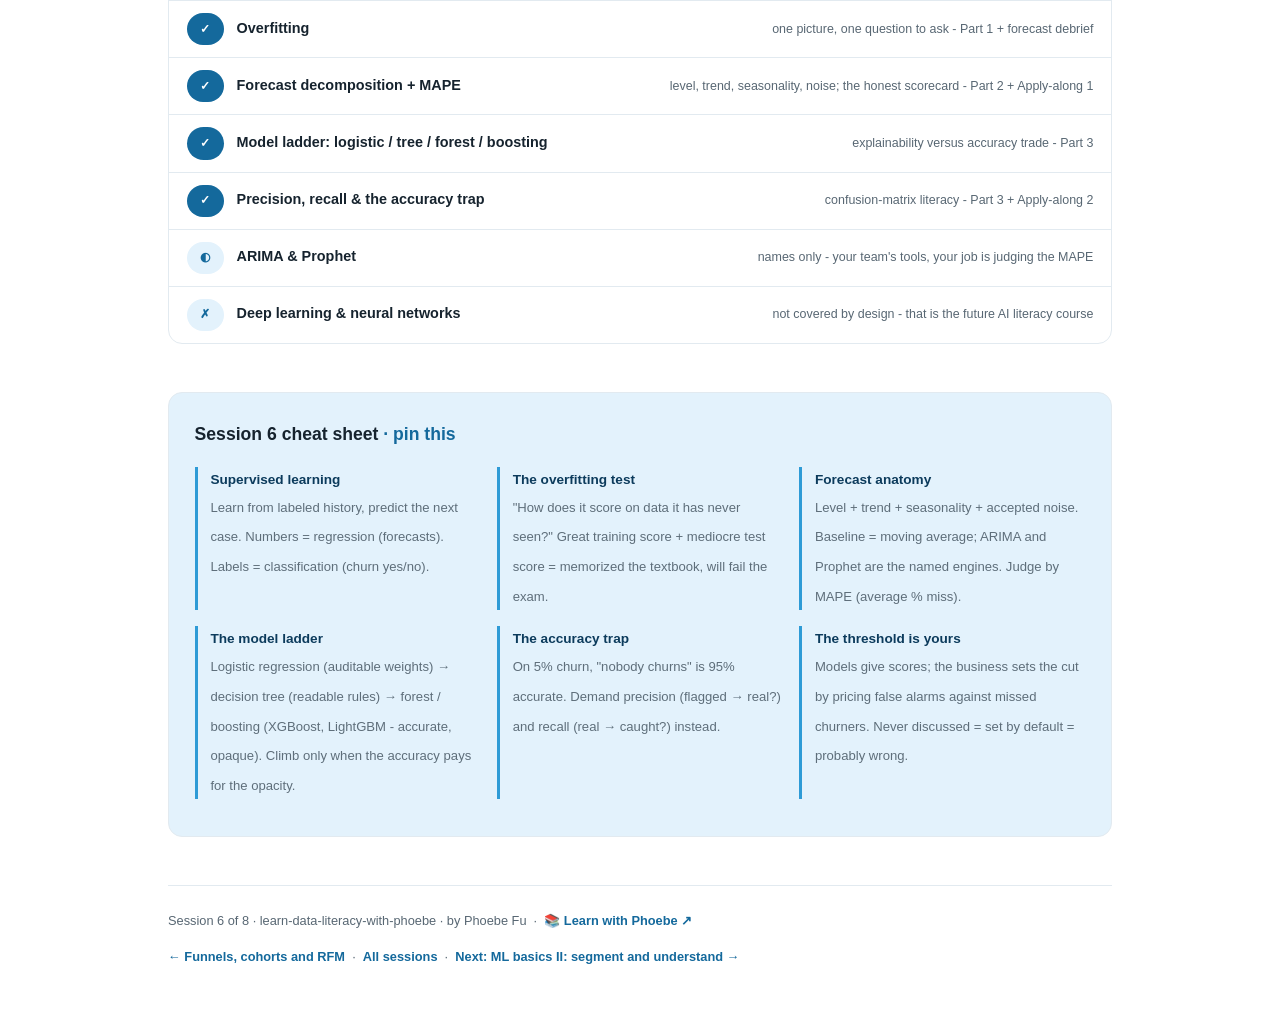
<file: courses/06-ml-basics-predict.html>
<!DOCTYPE html>
<html lang="en">
<head>
<meta charset="UTF-8">
<meta name="viewport" content="width=device-width, initial-scale=1.0">
<!-- social:start -->
<meta name="description" content="Someone on your team will soon say &quot;the model predicts...&quot;. This session makes sure you know what that sentence means, what it hides, and which decisions it quietly hands back to you. We...">
<meta property="og:type" content="article">
<meta property="og:site_name" content="Learn with Phoebe">
<meta property="og:title" content="ML basics I: predict numbers and labels - learn data literacy with phoebe">
<meta property="og:description" content="Someone on your team will soon say &quot;the model predicts...&quot;. This session makes sure you know what that sentence means, what it hides, and which decisions it quietly hands back to you. We...">
<meta property="og:url" content="https://phoebefu6.github.io/learn-data-literacy-with-phoebe/courses/06-ml-basics-predict.html">
<meta property="og:image" content="https://phoebefu6.github.io/learn-data-literacy-with-phoebe/assets/og-cover.png">
<meta property="og:image:width" content="1200">
<meta property="og:image:height" content="630">
<meta name="twitter:card" content="summary_large_image">
<meta name="twitter:title" content="ML basics I: predict numbers and labels - learn data literacy with phoebe">
<meta name="twitter:description" content="Someone on your team will soon say &quot;the model predicts...&quot;. This session makes sure you know what that sentence means, what it hides, and which decisions it quietly hands back to you. We...">
<meta name="twitter:image" content="https://phoebefu6.github.io/learn-data-literacy-with-phoebe/assets/og-cover.png">
<!-- social:end -->
<title>Session 6 · ML basics I: predict numbers and labels - learn data literacy with phoebe</title>
<link rel="stylesheet" href="../assets/style.css?v=39">
</head>
<body>

<div class="toolbar">
  <div class="wrap">
    <span class="crumb"><a href="../index.html">learn-data-literacy-with-phoebe</a> / Session 6 of 8</span>
    <button class="btn" id="toggle-all" type="button">Expand all</button>
    <button class="btn primary" id="zoom-toggle" type="button">Projector zoom: off</button>
  </div>
</div>

<header class="masthead">
  <div class="wrap">
    <div class="eyebrow">Learn Data Literacy with Phoebe · Session 6 of 8</div>
    <h1>ML basics I: <span class="accent">predict numbers and labels</span></h1>
    <p class="sub">Machine learning without the math. What supervised learning actually is, how sales forecasts and churn scores get made, and the two judgment calls that never leave YOUR desk: which scorecard to trust and where to set the threshold. You will never train a model - you will judge one, which is the harder job.</p>
    <div class="chip-row">
      <span class="chip level">🟠 Stretch</span>
      <span class="chip audience">Execs &amp; business leaders</span>
      <span class="chip audience">Builds on Sessions 3-4</span>
      <span class="chip time">45 min live + self-study</span>
    </div>
    <div class="agenda">
      <span class="a1" style="flex:1">0-3 · Welcome</span>
      <span class="a2" style="flex:3">3-19 · Concepts</span>
      <span class="a3" style="flex:5">19-41 · Apply-along</span>
      <span class="a4" style="flex:1">41-45 · Q&amp;A</span>
    </div>
  </div>
</header>

<main class="wrap">

  <!-- ============ INTRO ============ -->
  <section class="section" id="intro">
    <div class="section-kicker">
      <span class="klabel">Part 0</span>
      <h2>Why this session exists</h2>
    </div>
    <p class="lede">Someone on your team will soon say "the model predicts...". This session makes sure you know what that sentence means, what it hides, and which decisions it quietly hands back to you. We cover the classic prediction toolbox - forecasting numbers and classifying labels - at executive intuition level: models as named tools with when-they-win, zero math, zero code. One honest boundary: deep learning, recommendations, search and GenAI are out of scope by design - they get their own AI literacy course later.</p>
    <div class="legend">
      <span class="pill solid">Live - presented in session</span>
      <span class="pill light">Self-study - read after class</span>
      <span class="pill amber">★ Apply-along - interactive, everyone plays</span>
      <span class="pill inkpill">Real cases: Walmart forecasting, telco churn</span>
    </div>
    <div class="callout win">
      <strong>★ What you walk out with today</strong>
      Three working instincts: the overfitting test (has this model seen the exam, or just memorized the textbook?), the forecast scorecard (trend + seasonality, judged by MAPE), and the one that pays your salary - the churn threshold is a business decision about precision and recall, not a data science decision.
    </div>
  </section>

  <!-- ============ PART 1: SUPERVISED LEARNING ============ -->
  <section class="section" id="supervised">
    <div class="section-kicker">
      <span class="klabel">Part 1 · the core idea</span>
      <h2>What supervised learning actually is <span class="tag concept">5 min live</span></h2>
    </div>
    <p class="lede">Supervised learning is learning from labeled history to predict the next case. Show a model thousands of past customers WITH the answer attached (churned or stayed, and what they bought before), and it learns the pattern well enough to score the customers whose answer you do not know yet. Everything in this session is a variation on that one move.</p>

    <figure class="zoomable">
      <svg viewBox="0 0 880 300" xmlns="http://www.w3.org/2000/svg" role="img" aria-label="Two panels of the same scatter data: left a sensible smooth line that learns the pattern, right an absurd wiggly line through every point that memorizes the noise">
        <style>
          .ovH { font: 700 14px Inter, sans-serif; fill: #16232E; }
          .ovX { font: 400 12.5px Inter, sans-serif; fill: #5E6E7A; }
          .ovG { font: 600 12.5px Inter, sans-serif; fill: #BE123C; }
          .ovB { font: 600 12.5px Inter, sans-serif; fill: #B42318; }
          .ovP { fill: #14699C; }
        </style>
        <text class="ovH" x="40" y="34">Model A · learns the pattern</text>
        <rect x="40" y="48" width="380" height="190" rx="12" fill="#E3F2FC"/>
        <circle class="ovP" cx="75" cy="210" r="5"/><circle class="ovP" cx="110" cy="192" r="5"/>
        <circle class="ovP" cx="145" cy="200" r="5"/><circle class="ovP" cx="180" cy="172" r="5"/>
        <circle class="ovP" cx="215" cy="158" r="5"/><circle class="ovP" cx="250" cy="168" r="5"/>
        <circle class="ovP" cx="285" cy="138" r="5"/><circle class="ovP" cx="320" cy="148" r="5"/>
        <circle class="ovP" cx="355" cy="120" r="5"/><circle class="ovP" cx="390" cy="104" r="5"/>
        <path d="M60,218 C160,196 280,160 405,98" fill="none" stroke="#BE123C" stroke-width="3"/>
        <text class="ovG" x="40" y="262">Smooth line, misses a few points on purpose</text>
        <text class="ovH" x="480" y="34">Model B · memorizes the noise</text>
        <rect x="480" y="48" width="380" height="190" rx="12" fill="#E3F2FC"/>
        <circle class="ovP" cx="515" cy="210" r="5"/><circle class="ovP" cx="550" cy="192" r="5"/>
        <circle class="ovP" cx="585" cy="200" r="5"/><circle class="ovP" cx="620" cy="172" r="5"/>
        <circle class="ovP" cx="655" cy="158" r="5"/><circle class="ovP" cx="690" cy="168" r="5"/>
        <circle class="ovP" cx="725" cy="138" r="5"/><circle class="ovP" cx="760" cy="148" r="5"/>
        <circle class="ovP" cx="795" cy="120" r="5"/><circle class="ovP" cx="830" cy="104" r="5"/>
        <polyline points="500,225 515,210 550,192 585,200 620,172 655,158 690,168 725,138 760,148 795,120 830,104"
          fill="none" stroke="#B42318" stroke-width="3"/>
        <text class="ovB" x="480" y="262">Hits every point, learns nothing reusable</text>
        <text class="ovX" x="40" y="290">Both fit history perfectly well. Only Model A survives the exam it has not seen - new data. B is overfitting.</text>
      </svg>
      <figcaption>🔍 Click to zoom - overfitting in one picture: the wiggly line is a straight-A student who only memorized</figcaption>
    </figure>

    <details class="card" open>
      <summary><span class="mode live">Live</span>Numbers, labels, and the exam the model has not seen<span class="mini">3 min</span><span class="caret">▶</span></summary>
      <div class="body">
        <p>Two kinds of question, two kinds of model - that is the whole taxonomy you need today:</p>
        <ul>
          <li><strong>Predict a NUMBER</strong> - regression. "What will next month's sales be?" "How many units will store 44 need?" Part 2 is this.</li>
          <li><strong>Predict a LABEL</strong> - classification. "Will this customer churn - yes or no?" "Will this delivery be late?" Part 3 is this.</li>
          <li><strong>Train/test split</strong> - the honesty mechanism. The team trains the model on, say, 80% of history and grades it on the 20% it never saw. That held-out chunk is the exam. A model graded only on data it trained on is a student grading their own homework.</li>
          <li><strong>Overfitting</strong> - memorizing the textbook and failing the exam. The wiggly line above chases every random bump in history; it looks brilliant in the meeting and falls apart in production. The tell: great training score, mediocre test score.</li>
        </ul>
        <div class="callout tip">
          <strong>The exec move</strong>
          One question exposes 90% of ML overclaiming: "how does it score on data it has never seen?" If the answer is a training-set number, or a shrug, you have found the wiggly line.
        </div>
      </div>
    </details>

    <details class="card">
      <summary><span class="mode self">Self-study</span>The data is the model<span class="mini">2 min read</span><span class="caret">▶</span></summary>
      <div class="body">
        <p>The dirty secret of applied ML: the algorithm choice matters far less than the labels you feed it. Garbage labels in, garbage predictions out - forever, at scale, with confidence.</p>
        <ul>
          <li><strong>The label IS a business decision.</strong> "Churn" is not a fact of nature. Is a customer churned after 30 days of silence? 90? After their contract lapses? Each definition produces a different model, a different call list, and a different budget. The data scientist will pick one if you do not - and theirs will be the convenient one, not the profitable one.</li>
          <li><strong>Leaky labels flatter.</strong> If "cancelled auto-renew" sneaks into the training features, the model "predicts" churn brilliantly - by reading the answer off the exam sheet. Impossible-looking accuracy deserves suspicion, not applause.</li>
          <li><strong>Old labels drift.</strong> A churn model trained on pre-price-change customers quietly rots after the price change. Ask when it was last retrained.</li>
        </ul>
        <p>The exec takeaway: spend your meeting time on the label definition, not the algorithm name. That is the part you are qualified to own - and the part that moves the money.</p>
      </div>
    </details>
  </section>

  <!-- ============ PART 2: FORECASTING ============ -->
  <section class="section" id="forecasting">
    <div class="section-kicker">
      <span class="klabel">Part 2 · predicting numbers</span>
      <h2>Forecasting: predicting numbers <span class="tag concept">5 min live</span></h2>
    </div>
    <p class="lede">Every forecast your team will ever show you is the same sandwich: a base level, a trend (drifting up or down), a seasonality (the repeating rhythm of weeks and holidays), and noise - the wiggle you accept instead of chasing. Decompose any forecast into those four and you can interrogate it like a native.</p>

    <details class="card">
      <summary><span class="mode live">Live</span>Level + trend + seasonality, and the humble baseline<span class="mini">3 min</span><span class="caret">▶</span></summary>
      <div class="body">
        <ul>
          <li><strong>The humble baseline: a moving average.</strong> "Next month = average of the last three months." Embarrassingly simple, surprisingly hard to beat. Any fancy model must out-predict this or it is theater. Always ask what the baseline was.</li>
          <li><strong>Trend</strong> - the slow drift. Growing 2% a month? The forecast should lean up. Regression is the tool that finds this line.</li>
          <li><strong>Seasonality</strong> - the repeating shape. November spikes, January slumps, Mondays differ from Saturdays. Miss it and every peak "surprises" you annually.</li>
          <li><strong>Name-drop tier: ARIMA and Prophet.</strong> Your team's time-series tools - ARIMA is the classic statistician's engine, Prophet is Meta's business-friendly one. You will never touch either. Your job is to judge the output, not the math.</li>
          <li><strong>MAPE - the honest scorecard.</strong> Mean absolute percentage error: on average, by what percent did the forecast miss? "Our demand forecast runs at 8% MAPE" is a sentence you can now use, benchmark, and put in a vendor contract.</li>
        </ul>
        <div class="callout example">
          <span class="ex-pill">Real world</span>
          <p><strong>Walmart forecasts demand store by store, item by item</strong> - feeding weather, holidays and local events (a home game near store 44 moves beer and pizza) into the models. The stakes are why they bother: a forecast that runs high becomes landfill and markdowns; one that runs low becomes empty shelves and customers who learned to shop elsewhere. Forecast error is not an abstraction - it is either waste or walkouts, and MAPE is how you watch it.</p>
        </div>
        <div class="callout tip">
          <strong>The exec move</strong>
          Never accept a forecast without two numbers attached: its MAPE on recent months, and the naive baseline's MAPE. The gap between them is what the modeling is actually worth.
        </div>
      </div>
    </details>
  </section>

  <!-- ============ PART 3: CLASSIFICATION ============ -->
  <section class="section" id="classification">
    <div class="section-kicker">
      <span class="klabel">Part 3 · predicting labels</span>
      <h2>Classification: predicting labels <span class="tag concept">6 min live</span></h2>
    </div>
    <p class="lede">Churn prediction is the canonical business classification problem - born in telecom (where contracts end monthly and switching is one phone call) and now standard kit in every SaaS and subscription business. The model reads each customer's history and outputs a score: how likely is this one to leave? What you do with the score is Part 3's real lesson.</p>

    <figure class="zoomable">
      <svg viewBox="0 0 880 360" xmlns="http://www.w3.org/2000/svg" role="img" aria-label="Model ladder from logistic regression to gradient boosting with explainability falling and accuracy rising, plus a two by two confusion matrix with plain language labels">
        <style>
          .mlT { font: 700 13px Inter, sans-serif; fill: #FFFFFF; }
          .mlS { font: 400 11px Inter, sans-serif; fill: #FFFFFF; opacity: .9; }
          .mlH { font: 700 13.5px Inter, sans-serif; fill: #16232E; }
          .mlX { font: 400 12px Inter, sans-serif; fill: #5E6E7A; }
          .mlG { font: 600 12px Inter, sans-serif; fill: #BE123C; }
          .mlW { font: 600 12px Inter, sans-serif; fill: #B42318; }
          .mlK { font: 600 11.5px Inter, sans-serif; fill: #16232E; }
          .mlA { stroke: #C3CFD8; stroke-width: 2.5; fill: none; marker-end: url(#mlAh); }
        </style>
        <defs>
          <marker id="mlAh" markerWidth="8" markerHeight="8" refX="6" refY="3" orient="auto">
            <path d="M0,0 L6,3 L0,6" fill="none" stroke="#C3CFD8" stroke-width="1.5"/>
          </marker>
        </defs>
        <text class="mlW" x="40" y="30">explainability falls this way →</text>
        <rect x="40" y="44" width="190" height="72" rx="11" fill="#0C3B5C"/>
        <text class="mlT" x="54" y="68">Logistic regression</text>
        <text class="mlS" x="54" y="86">each factor gets a weight -</text>
        <text class="mlS" x="54" y="100">the auditable one</text>
        <line class="mlA" x1="230" y1="80" x2="252" y2="80"/>
        <rect x="256" y="44" width="190" height="72" rx="11" fill="#14699C"/>
        <text class="mlT" x="270" y="68">Decision tree</text>
        <text class="mlS" x="270" y="86">readable if-then rules a</text>
        <text class="mlS" x="270" y="100">manager can argue with</text>
        <line class="mlA" x1="446" y1="80" x2="468" y2="80"/>
        <rect x="472" y="44" width="190" height="72" rx="11" fill="#2E9BD6"/>
        <text class="mlT" x="486" y="68">Random forest</text>
        <text class="mlS" x="486" y="86">many weak trees vote -</text>
        <text class="mlS" x="486" y="100">wisdom of the crowd</text>
        <line class="mlA" x1="662" y1="80" x2="684" y2="80"/>
        <rect x="688" y="44" width="170" height="72" rx="11" fill="#2E9BD6"/>
        <text class="mlT" x="702" y="68">Gradient boosting</text>
        <text class="mlS" x="702" y="86">XGBoost · LightGBM -</text>
        <text class="mlS" x="702" y="100">usually most accurate</text>
        <text class="mlG" x="540" y="140">← accuracy typically rises this way</text>
        <text class="mlH" x="40" y="176">The scorecard: one prediction, four outcomes</text>
        <text class="mlK" x="212" y="204">Model says: will churn</text>
        <text class="mlK" x="412" y="204">Model says: will stay</text>
        <text class="mlK" x="40" y="238">Really churned</text>
        <rect x="200" y="216" width="190" height="52" rx="9" fill="#0C3B5C"/>
        <text class="mlT" x="212" y="238" style="font-size:12px">Caught ✓</text>
        <text class="mlS" x="212" y="256">save call reaches a real risk</text>
        <rect x="400" y="216" width="190" height="52" rx="9" fill="#B42318"/>
        <text class="mlT" x="412" y="238" style="font-size:12px">Missed</text>
        <text class="mlS" x="412" y="256">churner walks, nobody called</text>
        <text class="mlK" x="40" y="298">Really stayed</text>
        <rect x="200" y="276" width="190" height="52" rx="9" fill="#A5D8F3"/>
        <text class="mlK" x="212" y="298">False alarm</text>
        <text class="mlX" x="212" y="316" style="fill:#16232E">discount wasted on a stayer</text>
        <rect x="400" y="276" width="190" height="52" rx="9" fill="#E3F2FC"/>
        <text class="mlK" x="412" y="298">Correctly left alone</text>
        <text class="mlX" x="412" y="316" style="fill:#16232E">no call needed, none made</text>
        <text class="mlG" x="614" y="238">Precision: of those flagged,</text>
        <text class="mlG" x="614" y="254">how many were real?</text>
        <text class="mlG" x="614" y="288">Recall: of the real churners,</text>
        <text class="mlG" x="614" y="304">how many did we catch?</text>
        <text class="mlX" x="40" y="348">Every threshold trades the yellow cell against the red one. That trade is a budget decision - yours.</text>
      </svg>
      <figcaption>🔍 Click to zoom - the model ladder and the four-cell scorecard behind every churn score</figcaption>
    </figure>

    <details class="card">
      <summary><span class="mode live">Live</span>The model ladder: explainability for accuracy<span class="mini">3 min</span><span class="caret">▶</span></summary>
      <div class="body">
        <p>Four names cover most of the classification your company will ever buy or build, arranged on one trade-off:</p>
        <ul>
          <li><strong>Logistic regression</strong> - gives each factor a weight ("month-to-month contract adds risk, tenure subtracts it"). The auditable one; regulators and lawyers love it. When explainability is the requirement, it wins.</li>
          <li><strong>Decision tree</strong> - readable if-then rules ("IF tenure under 6 months AND support tickets over 3, THEN high risk"). A manager can read it and argue with it - which is a feature.</li>
          <li><strong>Random forest and gradient boosting</strong> - ensembles: hundreds of weak trees that vote. XGBoost and LightGBM are the brand names you will hear. Usually the most accurate, least explainable - the model equivalent of "trust the committee".</li>
        </ul>
        <p>When someone proposes moving up the ladder, the question is not "is it more accurate?" (probably yes) but "what does the extra accuracy earn, and what does the lost explainability cost?" In a regulated decision, the answer often walks you back down.</p>
      </div>
    </details>

    <details class="card">
      <summary><span class="mode live">Live</span>The accuracy trap, and the two numbers that fix it<span class="mini">3 min</span><span class="caret">▶</span></summary>
      <div class="body">
        <p>Here is the trap that catches half of all ML buyers: <strong>with 5% monthly churn, a "model" that predicts "nobody churns" scores 95% accurate - and is perfectly useless.</strong> Accuracy lies whenever the thing you care about is rare. Hence the two honest numbers:</p>
        <ul>
          <li><strong>Precision</strong> - of the customers we flagged, how many really were churners? Low precision = a call list full of false alarms = wasted save offers.</li>
          <li><strong>Recall</strong> - of the customers who really churned, how many did we catch? Low recall = churners walking out uncontacted.</li>
        </ul>
        <p>You cannot max both. Flag more people and recall rises while precision falls; flag fewer and the reverse. The dial between them is the threshold - and you will turn it yourself in Apply-along 2.</p>
        <div class="callout example">
          <span class="ex-pill">Real world</span>
          <p><strong>Telco churn programs run on exactly this dial.</strong> The save desk can call maybe 500 customers a week, each call costing agent time plus a retention discount. Set the threshold low and agents burn the week soothing customers who were never leaving; set it high and real churners slip past. The winning telcos treat the call list as a precision/recall budget decision reviewed monthly - not a model decision made once by the data team.</p>
        </div>
      </div>
    </details>
  </section>

  <!-- ============ DEMO 1 ============ -->
  <section class="section" id="demo-1">
    <div class="section-kicker">
      <span class="klabel">Apply-along 1 of 3</span>
      <h2>Fit the forecast yourself <span class="tag demo">★ 9 min · everyone fits</span></h2>
    </div>
    <p class="lede">A year of monthly sales for one product line: holiday peak in Nov-Dec, winter dip after. Your job: beat the gut-feel forecast by tuning two sliders.</p>
    <div class="widget" data-widget="forecast" data-config='{}'></div>
    <div class="steps">
      <div class="step"><p>Look at the actual line first. Say out loud what you see: how steep is the drift, and where does the seasonal bump sit?</p></div>
      <div class="step"><p>Slide <strong>trend</strong> only. Watch the MAPE readout move - a straight line can only do so much against a seasonal shape.</p></div>
      <div class="step"><p>Now add <strong>seasonality</strong>. Watch MAPE drop as the forecast learns the Nov-Dec rhythm.</p></div>
      <div class="step"><p>Goal: get MAPE under 6%. When you do, stop - resist the urge to chase the last wiggles.</p></div>
    </div>
    <div class="callout tip">
      <strong>The debrief</strong>
      You just did, by hand, what Prophet does automatically: decomposed a series into trend + seasonality. The leftover wiggle is noise - and chasing it is exactly the overfitting from Part 1. A forecast that "explains" every historical bump is the wiggly line wearing a suit.
    </div>
  </section>

  <!-- ============ DEMO 2 ============ -->
  <section class="section" id="demo-2">
    <div class="section-kicker">
      <span class="klabel">Apply-along 2 of 3</span>
      <h2>Set the churn threshold yourself <span class="tag demo">★ 9 min · everyone decides</span></h2>
    </div>
    <p class="lede">The model has scored 20 customers from most to least at-risk. Red dots will actually churn (in this exercise you get to peek at the future). Where you draw the line decides who gets the save call.</p>
    <div class="widget" data-widget="threshold" data-config='{}'></div>
    <div class="steps">
      <div class="step"><p>Slide the threshold LOW so nearly everyone gets flagged. You catch every churner - now count the save-offers wasted on customers who were staying anyway.</p></div>
      <div class="step"><p>Slide it HIGH for a short, cheap call list. Precision looks great - now count the red dots to the right of your line: churners who walk uncontacted.</p></div>
      <div class="step"><p>Find the threshold YOU would actually run, given that each save call costs a 20% discount. Defend it to your neighbor in one sentence.</p></div>
      <div class="step"><p>Notice nobody in the room picked the same spot - and nobody is wrong. The right answer depends on margins and capacity, not on the model.</p></div>
    </div>
    <div class="callout tip">
      <strong>The debrief</strong>
      The model gives scores. The BUSINESS chooses the threshold - by weighing the cost of a wasted discount against the cost of a lost customer. That decision is yours, not the data scientist's. If your team's threshold was never discussed in a business meeting, it was set by default, and defaults are rarely profitable.
    </div>
  </section>

  <!-- ============ DEMO 3 ============ -->
  <section class="section" id="demo-3">
    <div class="section-kicker">
      <span class="klabel">Apply-along 3 of 3</span>
      <h2>Spec one prediction <span class="tag demo">★ 4 min · everyone specs</span></h2>
    </div>
    <div class="steps">
      <div class="step"><p>Pick ONE prediction your business would pay for: demand next month? churn next quarter? which deliveries run late?</p></div>
      <div class="step"><p>Write the label definition precisely - what exactly counts as "churned" or "late", measured when? (Part 1's self-study card is your checklist.)</p></div>
      <div class="step"><p>Name the history the model would learn from: which tables, how many months, and whether the labels in them are trustworthy.</p></div>
      <div class="step"><p>Price the misses in both directions: what does a false alarm cost you, and what does a missed case cost? Those two numbers ARE your future threshold conversation.</p></div>
    </div>
    <div class="callout tip">
      <strong>Why this matters</strong>
      This half-page spec is what a good data scientist needs from you to start - and what a great one will refuse to start without. Bring it to your next data team conversation and watch the timeline shrink.
    </div>
  </section>

  <!-- ============ HOMEWORK ============ -->
  <section class="section" id="exercise">
    <div class="section-kicker">
      <span class="klabel">After the session</span>
      <h2>This week <span class="tag exercise">◐ 25 min total</span></h2>
    </div>
    <ul>
      <li><strong>Finish your prediction spec</strong> from Apply-along 3 with real numbers: label definition, data sources, cost of each miss direction.</li>
      <li><strong>Ask your team one question</strong> about any model already running: "what are its precision and recall, and who chose the threshold?" Report the answer (or the silence) next session.</li>
      <li><strong>Replay the forecast widget</strong> once - can you get under 6% MAPE in fewer moves, and can you say which slider earned each drop?</li>
      <li><strong>Read the self-study card</strong> above: the data is the model - the churn-definition trap matters more than any algorithm choice you will ever face.</li>
      <li><strong>Optional deep end:</strong> Provost &amp; Fawcett, <em>Data Science for Business</em>, chapters 4-5 - overfitting and evaluation, told for decision makers.</li>
    </ul>
  </section>

  <!-- ============ QUIZ ============ -->
  <section class="section" id="quiz">
    <div class="section-kicker">
      <span class="klabel">Check yourself</span>
      <h2>Three questions before you go 🎯 <span class="tag exercise">◐ 90 seconds</span></h2>
    </div>
    <div class="quiz-q" data-answer="1">
      <p class="qtext">1 · Your data scientist says the new churn model "overfits". What is she telling you?</p>
      <button class="qopt" type="button">A · The model is too simple and needs more features added</button>
      <button class="qopt" type="button">B · The model memorized the training history - like a student memorizing the textbook - and will fail the exam of new, unseen customers</button>
      <button class="qopt" type="button">C · The model needs a bigger server to finish training</button>
      <p class="qwhy">Overfitting is the wiggly line: perfect on history, useless on the future. The tell is a great training score paired with a mediocre score on held-out test data - always ask for the exam result, not the homework.</p>
    </div>
    <div class="quiz-q" data-answer="0">
      <p class="qtext">2 · A vendor's churn model is "95% accurate" and your churn rate is 5%. Why is the number worthless on its own?</p>
      <button class="qopt" type="button">A · Predicting "nobody churns" also scores 95% accurate and catches zero churners - on rare events, ask for precision and recall instead</button>
      <button class="qopt" type="button">B · 95% is below the industry standard of 99%</button>
      <button class="qopt" type="button">C · Accuracy only applies to forecasting numbers, not labels</button>
      <p class="qwhy">Accuracy lies whenever the target is rare. Precision (of those flagged, how many real?) and recall (of the real ones, how many caught?) are the two numbers that cannot hide behind a rare event.</p>
    </div>
    <div class="quiz-q" data-answer="2">
      <p class="qtext">3 · Who should set the threshold that decides which scored customers get the save call - and on what basis?</p>
      <button class="qopt" type="button">A · The data scientist, based on which threshold maximizes model accuracy</button>
      <button class="qopt" type="button">B · Nobody - the algorithm optimizes it automatically during training</button>
      <button class="qopt" type="button">C · The business, by weighing the cost of a wasted save offer against the cost of a lost customer</button>
      <p class="qwhy">The model produces scores; the threshold converts scores into spending. It is a budget decision about precision versus recall, and it belongs in a business meeting - revisited as costs and capacity change.</p>
    </div>
    <p class="quiz-score"></p>
  </section>

  <!-- ============ SOURCES ============ -->
  <section class="section" id="official">
    <div class="section-kicker">
      <span class="klabel">Source material</span>
      <h2>Concepts covered &amp; their origins</h2>
    </div>
    <p class="lede">This session teaches the working 80% of each idea at executive intuition level - the math stays with your data team, the judgment stays with you.</p>
    <div class="covered">
      <div class="covered-row"><span class="status pill solid">✓</span><span class="name">Supervised learning + train/test split</span><span class="note">labeled history, the unseen exam - Part 1</span></div>
      <div class="covered-row"><span class="status pill solid">✓</span><span class="name">Overfitting</span><span class="note">one picture, one question to ask - Part 1 + forecast debrief</span></div>
      <div class="covered-row"><span class="status pill solid">✓</span><span class="name">Forecast decomposition + MAPE</span><span class="note">level, trend, seasonality, noise; the honest scorecard - Part 2 + Apply-along 1</span></div>
      <div class="covered-row"><span class="status pill solid">✓</span><span class="name">Model ladder: logistic / tree / forest / boosting</span><span class="note">explainability versus accuracy trade - Part 3</span></div>
      <div class="covered-row"><span class="status pill solid">✓</span><span class="name">Precision, recall &amp; the accuracy trap</span><span class="note">confusion-matrix literacy - Part 3 + Apply-along 2</span></div>
      <div class="covered-row"><span class="status pill light">◐</span><span class="name">ARIMA &amp; Prophet</span><span class="note">names only - your team's tools, your job is judging the MAPE</span></div>
      <div class="covered-row"><span class="status pill light">✗</span><span class="name">Deep learning &amp; neural networks</span><span class="note">not covered by design - that is the future AI literacy course</span></div>
    </div>
  </section>

  <!-- ============ CHEAT SHEET ============ -->
  <section class="cheat" id="cheatsheet">
    <h3>Session 6 cheat sheet <span>· pin this</span></h3>
    <div class="grid-2">
      <div class="cheat-item"><b>Supervised learning</b><span>Learn from labeled history, predict the next case. Numbers = regression (forecasts). Labels = classification (churn yes/no).</span></div>
      <div class="cheat-item"><b>The overfitting test</b><span>"How does it score on data it has never seen?" Great training score + mediocre test score = memorized the textbook, will fail the exam.</span></div>
      <div class="cheat-item"><b>Forecast anatomy</b><span>Level + trend + seasonality + accepted noise. Baseline = moving average; ARIMA and Prophet are the named engines. Judge by MAPE (average % miss).</span></div>
      <div class="cheat-item"><b>The model ladder</b><span>Logistic regression (auditable weights) → decision tree (readable rules) → forest / boosting (XGBoost, LightGBM - accurate, opaque). Climb only when the accuracy pays for the opacity.</span></div>
      <div class="cheat-item"><b>The accuracy trap</b><span>On 5% churn, "nobody churns" is 95% accurate. Demand precision (flagged → real?) and recall (real → caught?) instead.</span></div>
      <div class="cheat-item"><b>The threshold is yours</b><span>Models give scores; the business sets the cut by pricing false alarms against missed churners. Never discussed = set by default = probably wrong.</span></div>
    </div>
  </section>

  <footer class="pagefoot">
    <span>Session 6 of 8 · learn-data-literacy-with-phoebe · by Phoebe Fu &nbsp;·&nbsp; 📚 <a href="https://phoebefu6.github.io/learn-with-phoebe/">Learn with Phoebe ↗</a></span>
    <span><a href="05-funnels-cohorts-rfm.html">← Funnels, cohorts and RFM</a> &nbsp;·&nbsp; <a href="../index.html">All sessions</a> &nbsp;·&nbsp; <a href="07-ml-basics-segment.html">Next: ML basics II: segment and understand →</a></span>
  </footer>

</main>

<script src="../assets/app.js?v=37"></script>
<script src="../assets/widgets.js?v=17"></script>
</body>
</html>
</file>
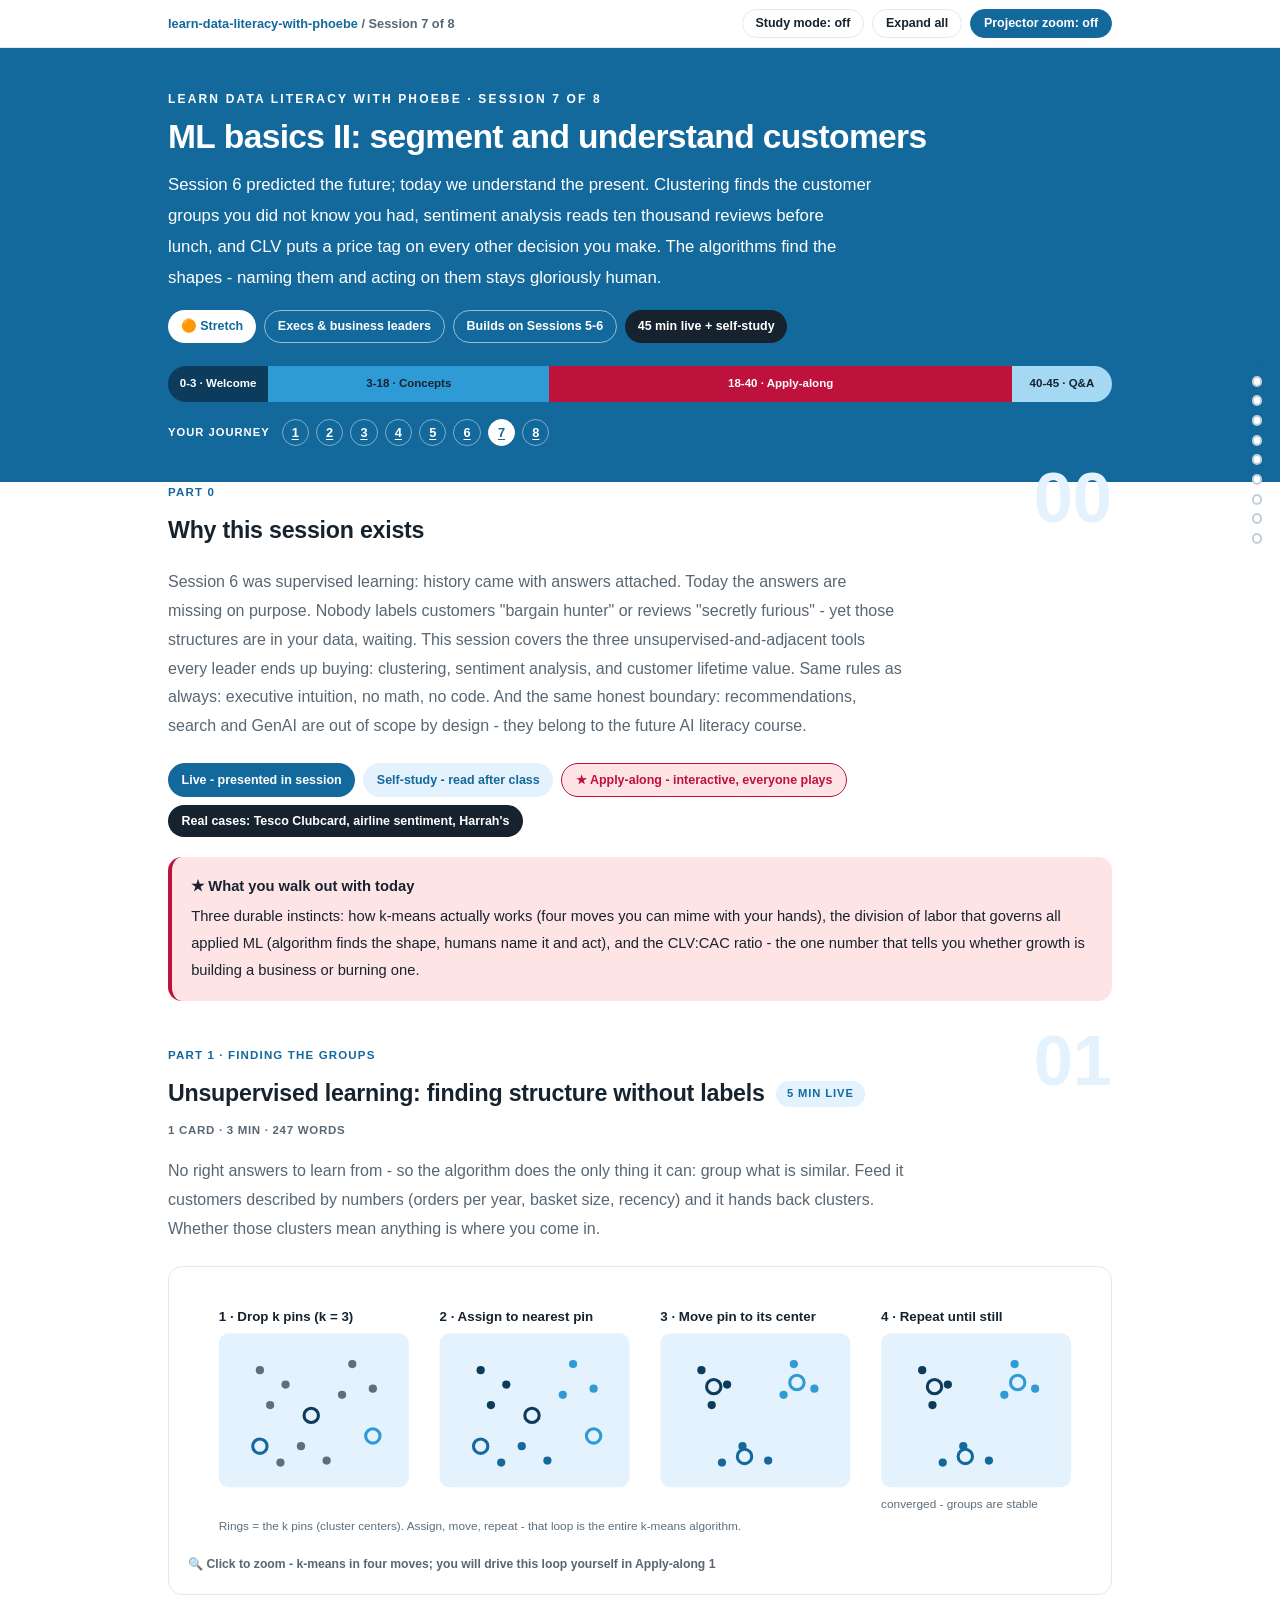
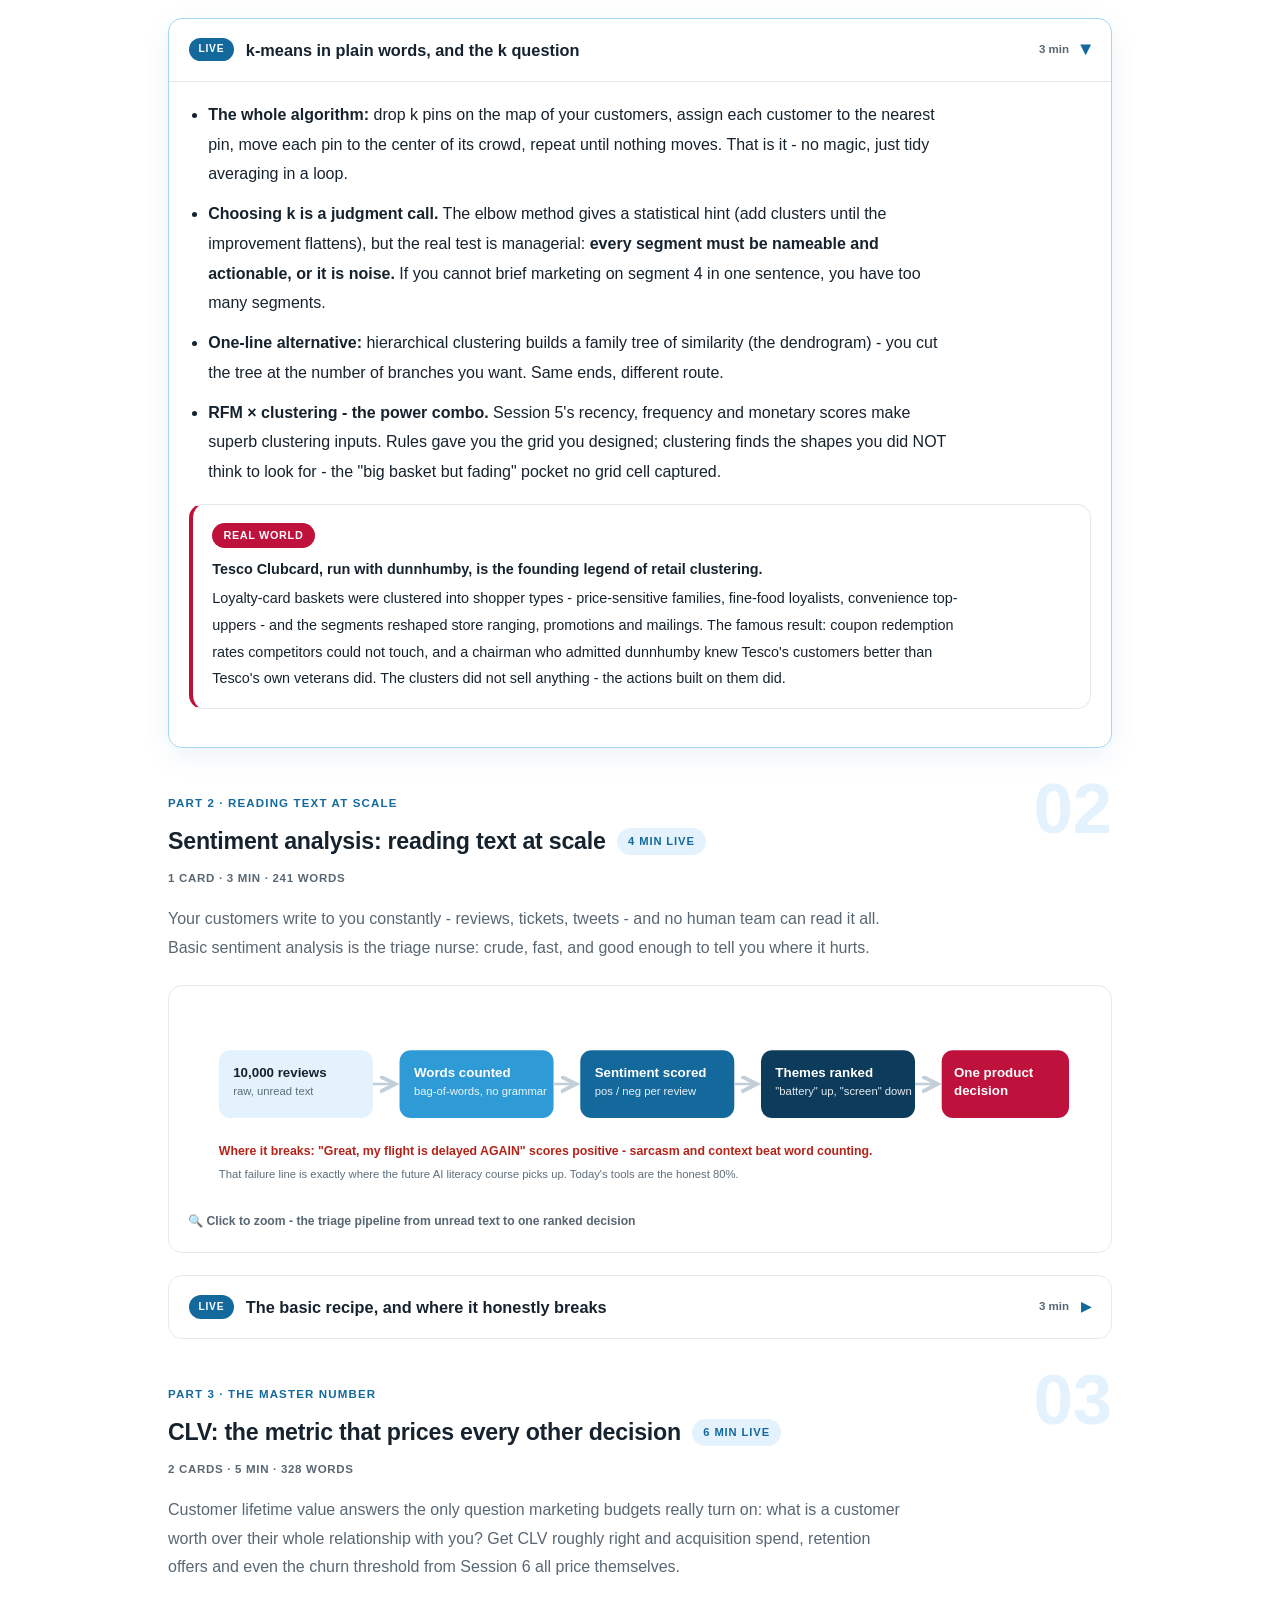
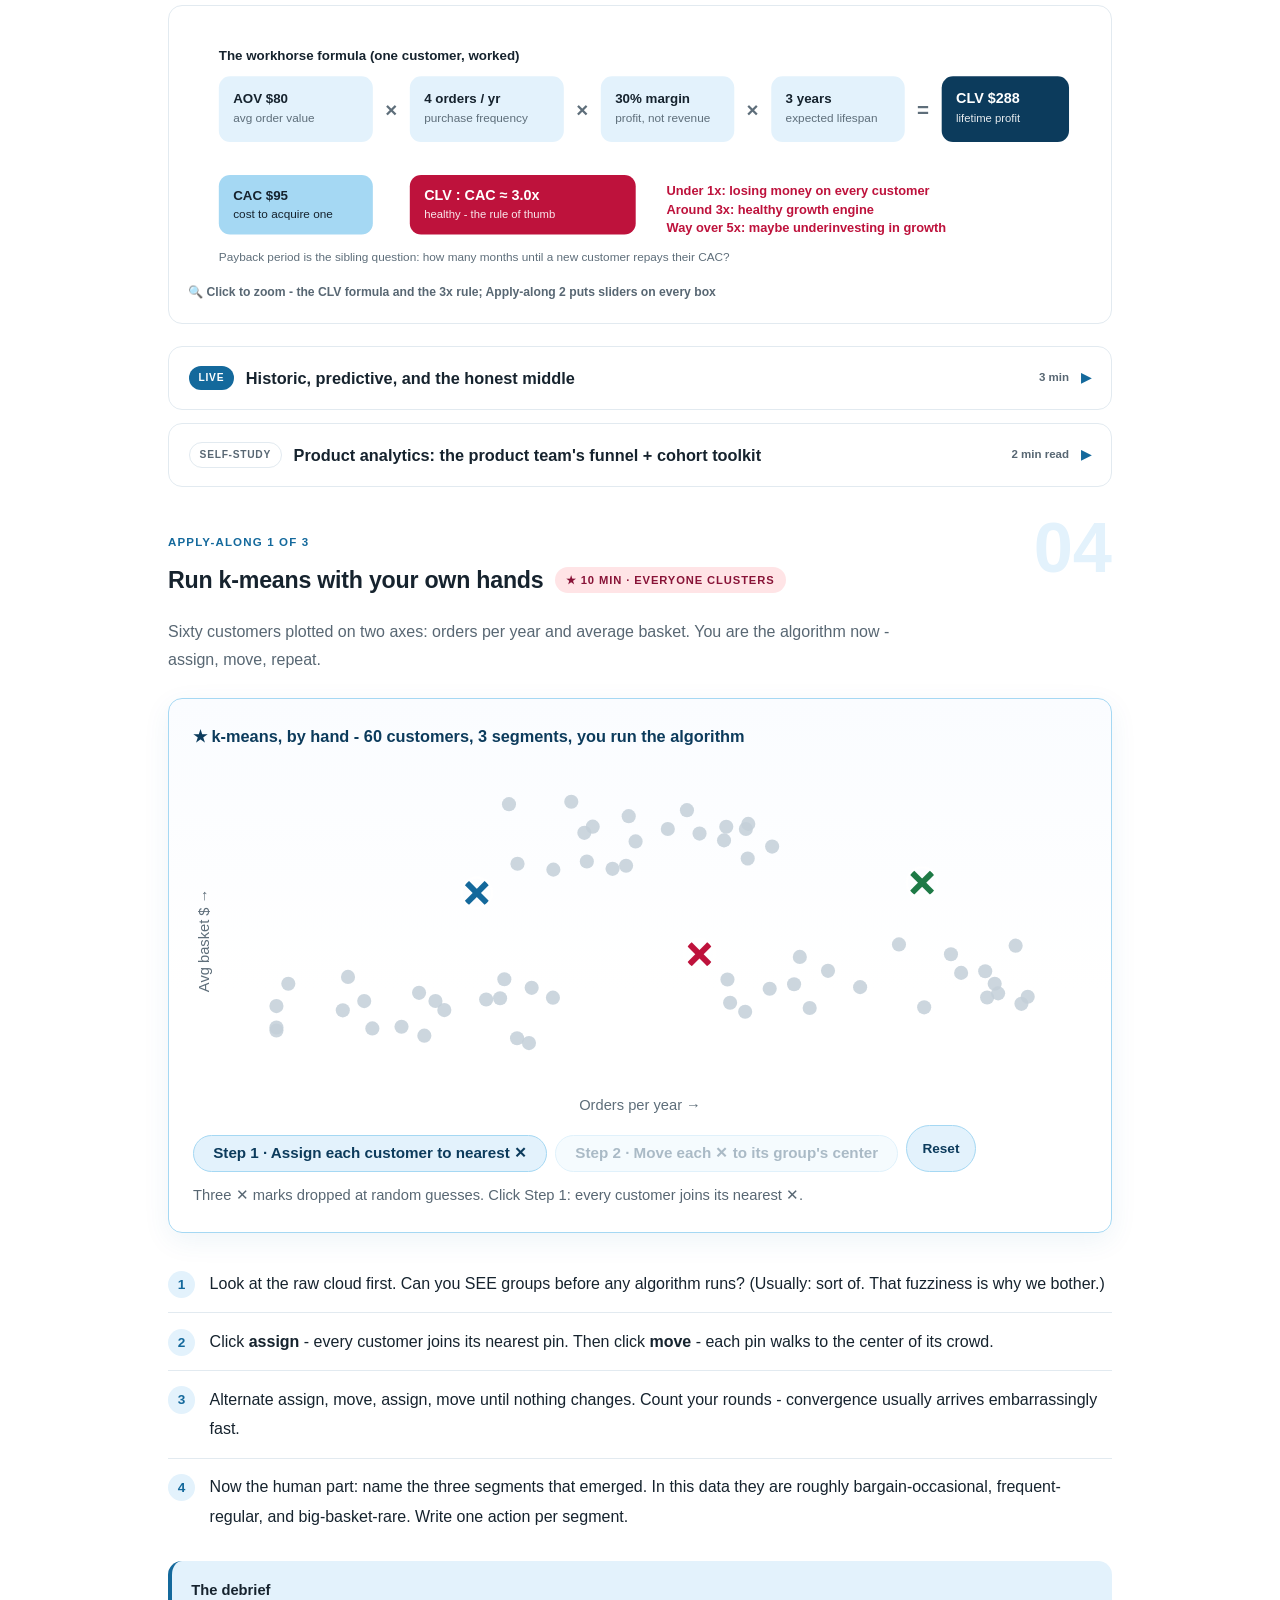
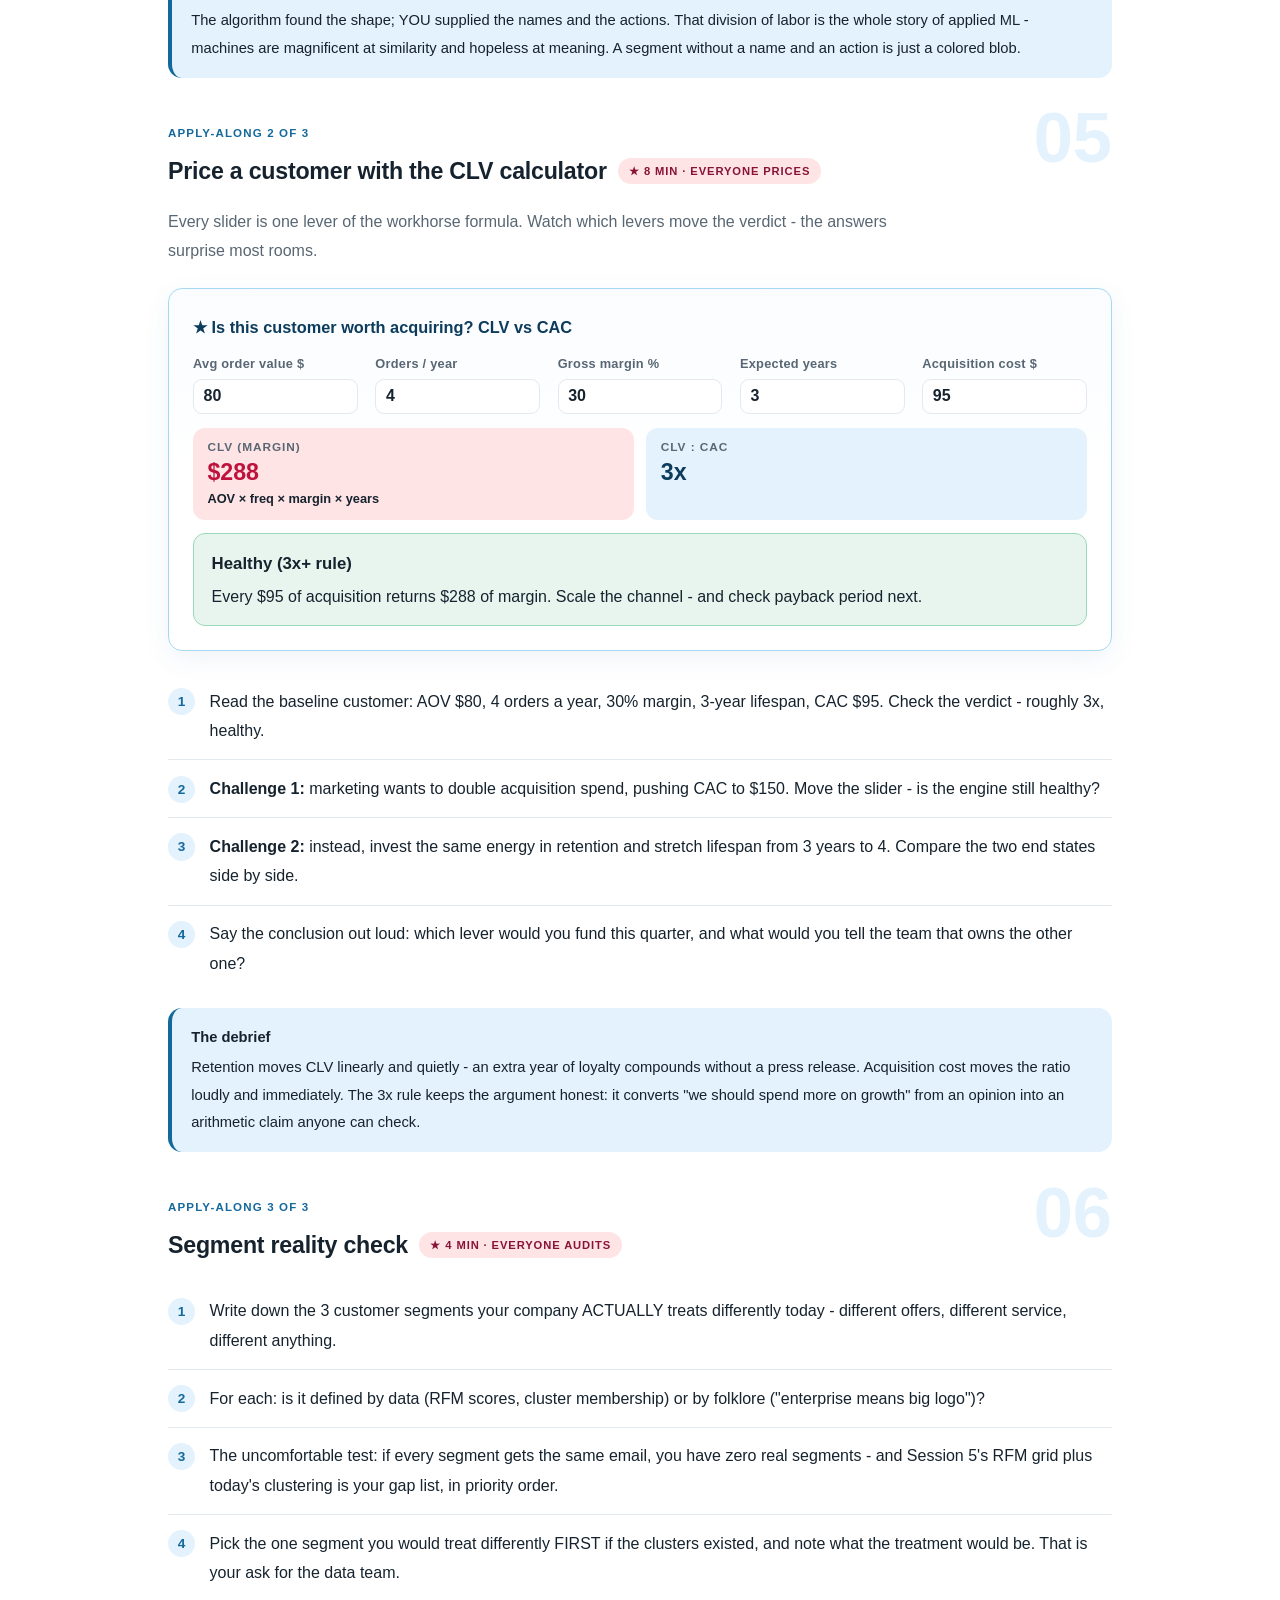
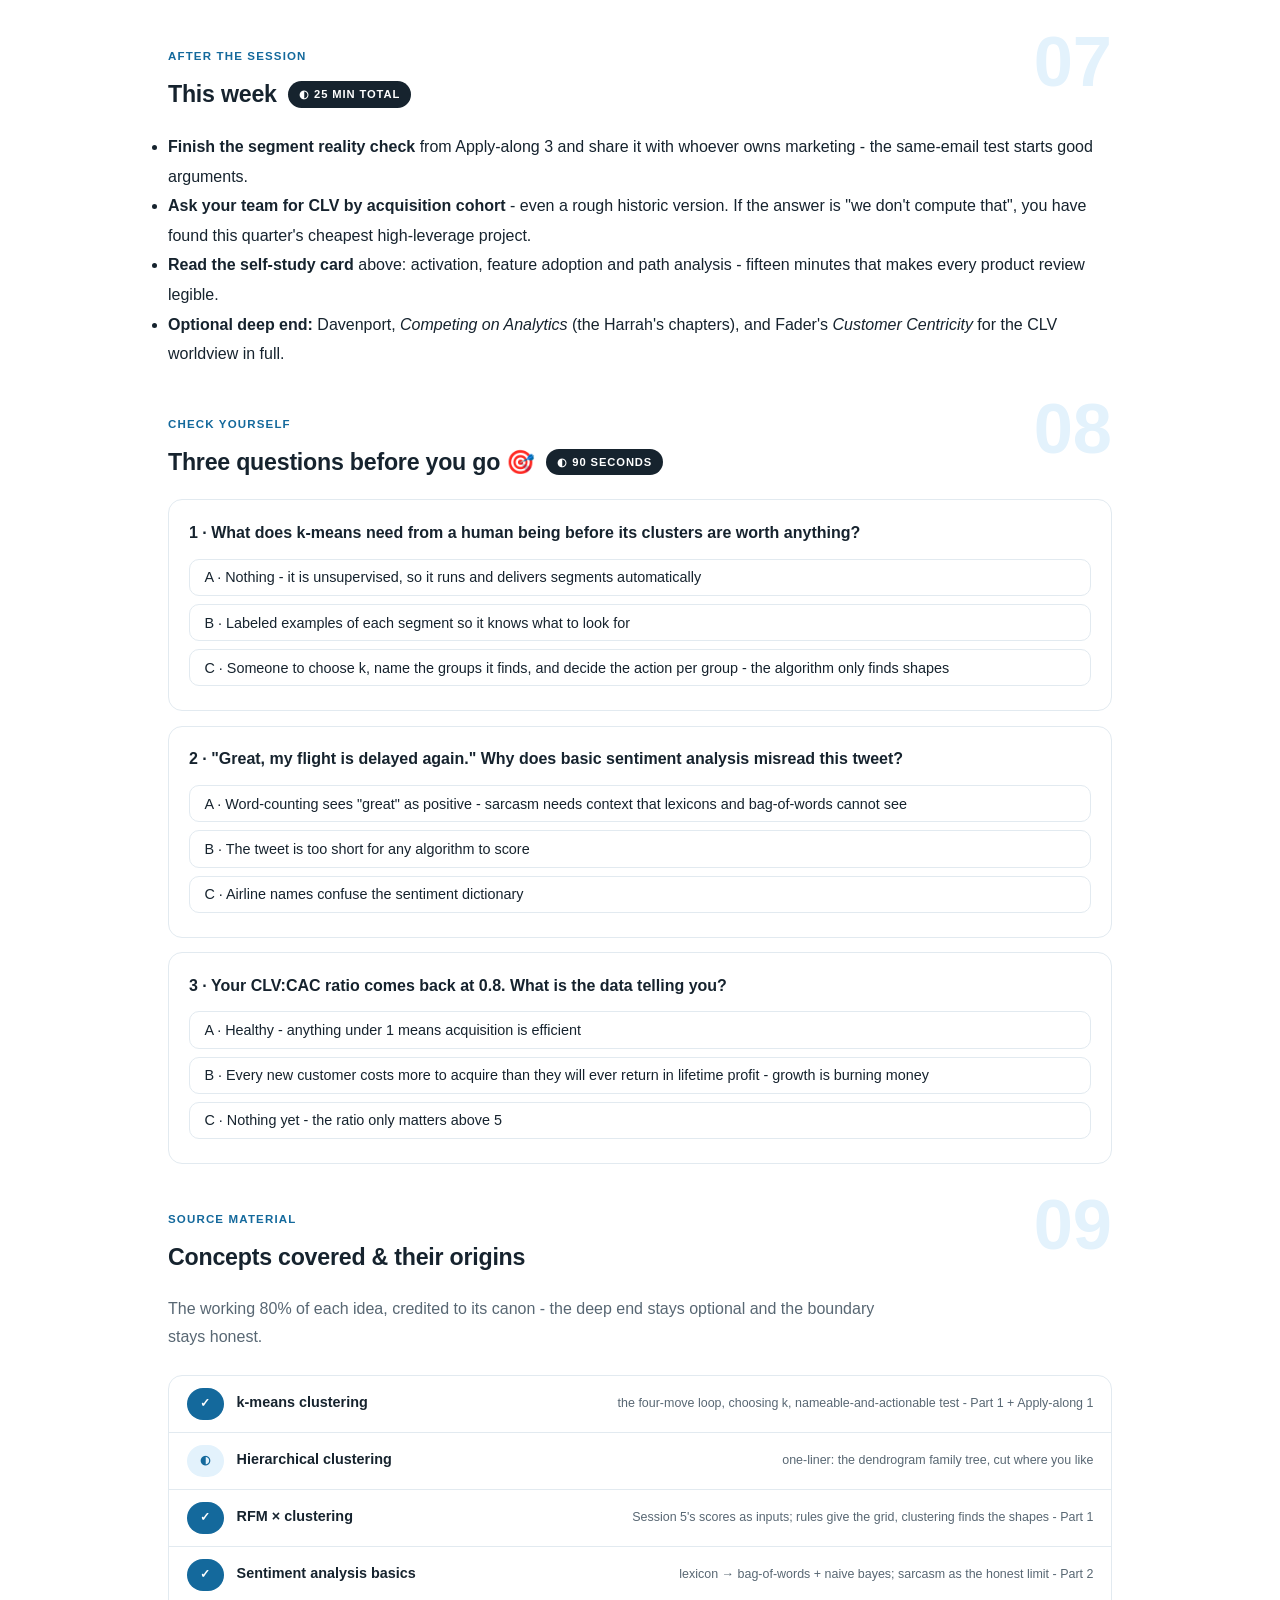
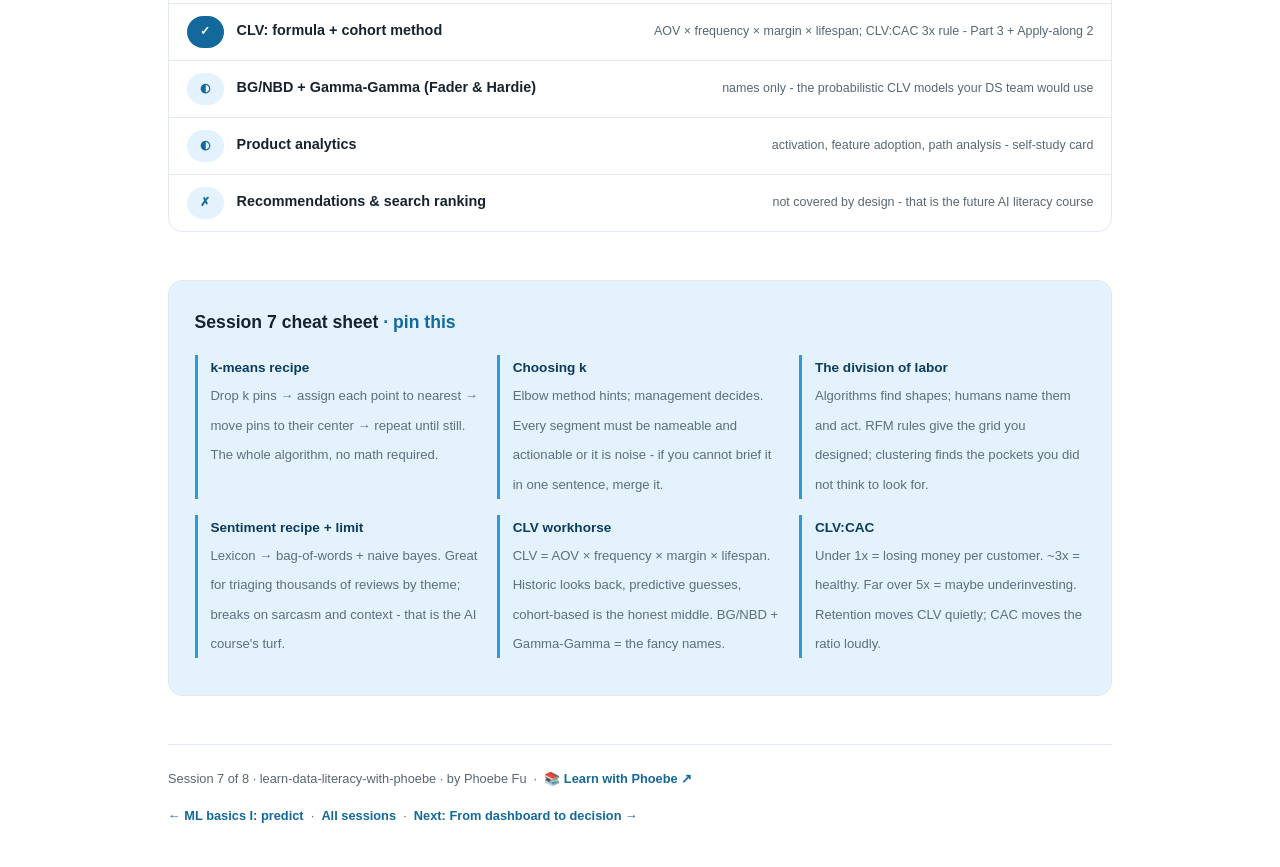
<file: courses/07-ml-basics-segment.html>
<!DOCTYPE html>
<html lang="en">
<head>
<meta charset="UTF-8">
<meta name="viewport" content="width=device-width, initial-scale=1.0">
<!-- social:start -->
<meta name="description" content="Session 6 was supervised learning: history came with answers attached. Today the answers are missing on purpose. Nobody labels customers &quot;bargain hunter&quot; or reviews &quot;secretly furious&quot; - yet...">
<meta property="og:type" content="article">
<meta property="og:site_name" content="Learn with Phoebe">
<meta property="og:title" content="ML basics II: segment and understand customers - learn data literacy with phoebe">
<meta property="og:description" content="Session 6 was supervised learning: history came with answers attached. Today the answers are missing on purpose. Nobody labels customers &quot;bargain hunter&quot; or reviews &quot;secretly furious&quot; - yet...">
<meta property="og:url" content="https://phoebefu6.github.io/learn-data-literacy-with-phoebe/courses/07-ml-basics-segment.html">
<meta property="og:image" content="https://phoebefu6.github.io/learn-data-literacy-with-phoebe/assets/og-cover.png">
<meta property="og:image:width" content="1200">
<meta property="og:image:height" content="630">
<meta name="twitter:card" content="summary_large_image">
<meta name="twitter:title" content="ML basics II: segment and understand customers - learn data literacy with phoebe">
<meta name="twitter:description" content="Session 6 was supervised learning: history came with answers attached. Today the answers are missing on purpose. Nobody labels customers &quot;bargain hunter&quot; or reviews &quot;secretly furious&quot; - yet...">
<meta name="twitter:image" content="https://phoebefu6.github.io/learn-data-literacy-with-phoebe/assets/og-cover.png">
<!-- social:end -->
<title>Session 7 · ML basics II: segment and understand customers - learn data literacy with phoebe</title>
<link rel="stylesheet" href="../assets/style.css?v=39">
</head>
<body>

<div class="toolbar">
  <div class="wrap">
    <span class="crumb"><a href="../index.html">learn-data-literacy-with-phoebe</a> / Session 7 of 8</span>
    <button class="btn" id="toggle-all" type="button">Expand all</button>
    <button class="btn primary" id="zoom-toggle" type="button">Projector zoom: off</button>
  </div>
</div>

<header class="masthead">
  <div class="wrap">
    <div class="eyebrow">Learn Data Literacy with Phoebe · Session 7 of 8</div>
    <h1>ML basics II: <span class="accent">segment and understand customers</span></h1>
    <p class="sub">Session 6 predicted the future; today we understand the present. Clustering finds the customer groups you did not know you had, sentiment analysis reads ten thousand reviews before lunch, and CLV puts a price tag on every other decision you make. The algorithms find the shapes - naming them and acting on them stays gloriously human.</p>
    <div class="chip-row">
      <span class="chip level">🟠 Stretch</span>
      <span class="chip audience">Execs &amp; business leaders</span>
      <span class="chip audience">Builds on Sessions 5-6</span>
      <span class="chip time">45 min live + self-study</span>
    </div>
    <div class="agenda">
      <span class="a1" style="flex:1">0-3 · Welcome</span>
      <span class="a2" style="flex:3">3-18 · Concepts</span>
      <span class="a3" style="flex:5">18-40 · Apply-along</span>
      <span class="a4" style="flex:1">40-45 · Q&amp;A</span>
    </div>
  </div>
</header>

<main class="wrap">

  <!-- ============ INTRO ============ -->
  <section class="section" id="intro">
    <div class="section-kicker">
      <span class="klabel">Part 0</span>
      <h2>Why this session exists</h2>
    </div>
    <p class="lede">Session 6 was supervised learning: history came with answers attached. Today the answers are missing on purpose. Nobody labels customers "bargain hunter" or reviews "secretly furious" - yet those structures are in your data, waiting. This session covers the three unsupervised-and-adjacent tools every leader ends up buying: clustering, sentiment analysis, and customer lifetime value. Same rules as always: executive intuition, no math, no code. And the same honest boundary: recommendations, search and GenAI are out of scope by design - they belong to the future AI literacy course.</p>
    <div class="legend">
      <span class="pill solid">Live - presented in session</span>
      <span class="pill light">Self-study - read after class</span>
      <span class="pill amber">★ Apply-along - interactive, everyone plays</span>
      <span class="pill inkpill">Real cases: Tesco Clubcard, airline sentiment, Harrah's</span>
    </div>
    <div class="callout win">
      <strong>★ What you walk out with today</strong>
      Three durable instincts: how k-means actually works (four moves you can mime with your hands), the division of labor that governs all applied ML (algorithm finds the shape, humans name it and act), and the CLV:CAC ratio - the one number that tells you whether growth is building a business or burning one.
    </div>
  </section>

  <!-- ============ PART 1: UNSUPERVISED / CLUSTERING ============ -->
  <section class="section" id="clustering">
    <div class="section-kicker">
      <span class="klabel">Part 1 · finding the groups</span>
      <h2>Unsupervised learning: finding structure without labels <span class="tag concept">5 min live</span></h2>
    </div>
    <p class="lede">No right answers to learn from - so the algorithm does the only thing it can: group what is similar. Feed it customers described by numbers (orders per year, basket size, recency) and it hands back clusters. Whether those clusters mean anything is where you come in.</p>

    <figure class="zoomable">
      <svg viewBox="0 0 880 250" xmlns="http://www.w3.org/2000/svg" role="img" aria-label="Four panels showing k-means steps: drop k pins, assign points to nearest pin, move each pin to the center of its group, repeat until nothing moves">
        <style>
          .kmH { font: 700 13px Inter, sans-serif; fill: #16232E; }
          .kmX { font: 400 11.5px Inter, sans-serif; fill: #5E6E7A; }
          .kmD { fill: #5E6E7A; }
          .kmP1 { fill: none; stroke: #0C3B5C; stroke-width: 3; }
          .kmP2 { fill: none; stroke: #14699C; stroke-width: 3; }
          .kmP3 { fill: none; stroke: #2E9BD6; stroke-width: 3; }
        </style>
        <text class="kmH" x="30" y="34">1 · Drop k pins (k = 3)</text>
        <rect x="30" y="46" width="185" height="150" rx="10" fill="#E3F2FC"/>
        <circle class="kmD" cx="70" cy="82" r="4"/><circle class="kmD" cx="95" cy="96" r="4"/><circle class="kmD" cx="80" cy="116" r="4"/>
        <circle class="kmD" cx="160" cy="76" r="4"/><circle class="kmD" cx="180" cy="100" r="4"/><circle class="kmD" cx="150" cy="106" r="4"/>
        <circle class="kmD" cx="110" cy="156" r="4"/><circle class="kmD" cx="135" cy="170" r="4"/><circle class="kmD" cx="90" cy="172" r="4"/>
        <circle class="kmP1" cx="120" cy="126" r="7"/><circle class="kmP2" cx="70" cy="156" r="7"/><circle class="kmP3" cx="180" cy="146" r="7"/>
        <text class="kmH" x="245" y="34">2 · Assign to nearest pin</text>
        <rect x="245" y="46" width="185" height="150" rx="10" fill="#E3F2FC"/>
        <circle fill="#0C3B5C" cx="285" cy="82" r="4"/><circle fill="#0C3B5C" cx="310" cy="96" r="4"/><circle fill="#0C3B5C" cx="295" cy="116" r="4"/>
        <circle fill="#2E9BD6" cx="375" cy="76" r="4"/><circle fill="#2E9BD6" cx="395" cy="100" r="4"/><circle fill="#2E9BD6" cx="365" cy="106" r="4"/>
        <circle fill="#14699C" cx="325" cy="156" r="4"/><circle fill="#14699C" cx="350" cy="170" r="4"/><circle fill="#14699C" cx="305" cy="172" r="4"/>
        <circle class="kmP1" cx="335" cy="126" r="7"/><circle class="kmP2" cx="285" cy="156" r="7"/><circle class="kmP3" cx="395" cy="146" r="7"/>
        <text class="kmH" x="460" y="34">3 · Move pin to its center</text>
        <rect x="460" y="46" width="185" height="150" rx="10" fill="#E3F2FC"/>
        <circle fill="#0C3B5C" cx="500" cy="82" r="4"/><circle fill="#0C3B5C" cx="525" cy="96" r="4"/><circle fill="#0C3B5C" cx="510" cy="116" r="4"/>
        <circle fill="#2E9BD6" cx="590" cy="76" r="4"/><circle fill="#2E9BD6" cx="610" cy="100" r="4"/><circle fill="#2E9BD6" cx="580" cy="106" r="4"/>
        <circle fill="#14699C" cx="540" cy="156" r="4"/><circle fill="#14699C" cx="565" cy="170" r="4"/><circle fill="#14699C" cx="520" cy="172" r="4"/>
        <circle class="kmP1" cx="512" cy="98" r="7"/><circle class="kmP2" cx="542" cy="166" r="7"/><circle class="kmP3" cx="593" cy="94" r="7"/>
        <text class="kmH" x="675" y="34">4 · Repeat until still</text>
        <rect x="675" y="46" width="185" height="150" rx="10" fill="#E3F2FC"/>
        <circle fill="#0C3B5C" cx="715" cy="82" r="4"/><circle fill="#0C3B5C" cx="740" cy="96" r="4"/><circle fill="#0C3B5C" cx="725" cy="116" r="4"/>
        <circle fill="#2E9BD6" cx="805" cy="76" r="4"/><circle fill="#2E9BD6" cx="825" cy="100" r="4"/><circle fill="#2E9BD6" cx="795" cy="106" r="4"/>
        <circle fill="#14699C" cx="755" cy="156" r="4"/><circle fill="#14699C" cx="780" cy="170" r="4"/><circle fill="#14699C" cx="735" cy="172" r="4"/>
        <circle class="kmP1" cx="727" cy="98" r="7"/><circle class="kmP2" cx="757" cy="166" r="7"/><circle class="kmP3" cx="808" cy="94" r="7"/>
        <text class="kmX" x="675" y="216">converged - groups are stable</text>
        <text class="kmX" x="30" y="238">Rings = the k pins (cluster centers). Assign, move, repeat - that loop is the entire k-means algorithm.</text>
      </svg>
      <figcaption>🔍 Click to zoom - k-means in four moves; you will drive this loop yourself in Apply-along 1</figcaption>
    </figure>

    <details class="card" open>
      <summary><span class="mode live">Live</span>k-means in plain words, and the k question<span class="mini">3 min</span><span class="caret">▶</span></summary>
      <div class="body">
        <ul>
          <li><strong>The whole algorithm:</strong> drop k pins on the map of your customers, assign each customer to the nearest pin, move each pin to the center of its crowd, repeat until nothing moves. That is it - no magic, just tidy averaging in a loop.</li>
          <li><strong>Choosing k is a judgment call.</strong> The elbow method gives a statistical hint (add clusters until the improvement flattens), but the real test is managerial: <strong>every segment must be nameable and actionable, or it is noise.</strong> If you cannot brief marketing on segment 4 in one sentence, you have too many segments.</li>
          <li><strong>One-line alternative:</strong> hierarchical clustering builds a family tree of similarity (the dendrogram) - you cut the tree at the number of branches you want. Same ends, different route.</li>
          <li><strong>RFM × clustering - the power combo.</strong> Session 5's recency, frequency and monetary scores make superb clustering inputs. Rules gave you the grid you designed; clustering finds the shapes you did NOT think to look for - the "big basket but fading" pocket no grid cell captured.</li>
        </ul>
        <div class="callout example">
          <span class="ex-pill">Real world</span>
          <p><strong>Tesco Clubcard, run with dunnhumby, is the founding legend of retail clustering.</strong> Loyalty-card baskets were clustered into shopper types - price-sensitive families, fine-food loyalists, convenience top-uppers - and the segments reshaped store ranging, promotions and mailings. The famous result: coupon redemption rates competitors could not touch, and a chairman who admitted dunnhumby knew Tesco's customers better than Tesco's own veterans did. The clusters did not sell anything - the actions built on them did.</p>
        </div>
      </div>
    </details>
  </section>

  <!-- ============ PART 2: SENTIMENT ============ -->
  <section class="section" id="sentiment">
    <div class="section-kicker">
      <span class="klabel">Part 2 · reading text at scale</span>
      <h2>Sentiment analysis: reading text at scale <span class="tag concept">4 min live</span></h2>
    </div>
    <p class="lede">Your customers write to you constantly - reviews, tickets, tweets - and no human team can read it all. Basic sentiment analysis is the triage nurse: crude, fast, and good enough to tell you where it hurts.</p>

    <figure class="zoomable">
      <svg viewBox="0 0 880 190" xmlns="http://www.w3.org/2000/svg" role="img" aria-label="Sentiment pipeline: ten thousand reviews flow through word counting, sentiment scoring and theme ranking into one product decision">
        <style>
          .spT { font: 700 13px Inter, sans-serif; fill: #FFFFFF; }
          .spS { font: 400 11px Inter, sans-serif; fill: #FFFFFF; opacity: .9; }
          .spK { font: 700 13px Inter, sans-serif; fill: #16232E; }
          .spX { font: 400 11px Inter, sans-serif; fill: #5E6E7A; }
          .spW { font: 600 12px Inter, sans-serif; fill: #B42318; }
          .spA { stroke: #C3CFD8; stroke-width: 2.5; fill: none; marker-end: url(#spAh); }
        </style>
        <defs>
          <marker id="spAh" markerWidth="8" markerHeight="8" refX="6" refY="3" orient="auto">
            <path d="M0,0 L6,3 L0,6" fill="none" stroke="#C3CFD8" stroke-width="1.5"/>
          </marker>
        </defs>
        <rect x="30" y="44" width="150" height="66" rx="11" fill="#E3F2FC"/>
        <text class="spK" x="44" y="70">10,000 reviews</text>
        <text class="spX" x="44" y="88">raw, unread text</text>
        <line class="spA" x1="180" y1="77" x2="202" y2="77"/>
        <rect x="206" y="44" width="150" height="66" rx="11" fill="#2E9BD6"/>
        <text class="spT" x="220" y="70">Words counted</text>
        <text class="spS" x="220" y="88">bag-of-words, no grammar</text>
        <line class="spA" x1="356" y1="77" x2="378" y2="77"/>
        <rect x="382" y="44" width="150" height="66" rx="11" fill="#14699C"/>
        <text class="spT" x="396" y="70">Sentiment scored</text>
        <text class="spS" x="396" y="88">pos / neg per review</text>
        <line class="spA" x1="532" y1="77" x2="554" y2="77"/>
        <rect x="558" y="44" width="150" height="66" rx="11" fill="#0C3B5C"/>
        <text class="spT" x="572" y="70">Themes ranked</text>
        <text class="spS" x="572" y="88">"battery" up, "screen" down</text>
        <line class="spA" x1="708" y1="77" x2="730" y2="77"/>
        <rect x="734" y="44" width="124" height="66" rx="11" fill="#BE123C"/>
        <text class="spT" x="746" y="70">One product</text>
        <text class="spT" x="746" y="88">decision</text>
        <text class="spW" x="30" y="146">Where it breaks: "Great, my flight is delayed AGAIN" scores positive - sarcasm and context beat word counting.</text>
        <text class="spX" x="30" y="168">That failure line is exactly where the future AI literacy course picks up. Today's tools are the honest 80%.</text>
      </svg>
      <figcaption>🔍 Click to zoom - the triage pipeline from unread text to one ranked decision</figcaption>
    </figure>

    <details class="card">
      <summary><span class="mode live">Live</span>The basic recipe, and where it honestly breaks<span class="mini">3 min</span><span class="caret">▶</span></summary>
      <div class="body">
        <ul>
          <li><strong>Step 1 - the lexicon:</strong> count positive and negative words from a dictionary. "Love, fast, perfect" versus "broken, refund, never". Crude, transparent, surprisingly useful.</li>
          <li><strong>Step 2 - bag-of-words + a simple classifier:</strong> treat each review as a bag of word counts and let naive bayes learn which words make a review likely-negative ("refund" is a lot of evidence, "the" is none). Still no grammar, still fast, noticeably smarter.</li>
          <li><strong>What it buys you:</strong> triage at scale. Thousands of reviews and tickets sorted by pain, themes ranked by frequency and negativity, releases compared before and after. Direction, not poetry.</li>
          <li><strong>Where it breaks:</strong> sarcasm, negation and context. "Great, delayed again" reads as positive; "not bad at all" reads as negative. When the stakes need real understanding, that is the AI literacy course's turf - do not buy a hedge trimmer and expect a forester.</li>
        </ul>
        <div class="callout example">
          <span class="ex-pill">Real world</span>
          <p><strong>Airlines mine tweets and reviews to route service recovery in real time</strong> - a spike of angry mentions on one route pages the ops team before the morning report exists. Product teams run the same trick per release: sentiment by theme, this version versus last, tells them whether "battery" complaints actually fell after the fix. Nobody reads 10,000 tweets; everybody reads the ranked themes.</p>
        </div>
        <div class="callout tip">
          <strong>The exec move</strong>
          When shown a sentiment dashboard, ask "sorted by which themes?" A single overall score ("sentiment is 72!") is a vanity metric; sentiment BY THEME, trended across releases, is a to-do list.
        </div>
      </div>
    </details>
  </section>

  <!-- ============ PART 3: CLV ============ -->
  <section class="section" id="clv">
    <div class="section-kicker">
      <span class="klabel">Part 3 · the master number</span>
      <h2>CLV: the metric that prices every other decision <span class="tag concept">6 min live</span></h2>
    </div>
    <p class="lede">Customer lifetime value answers the only question marketing budgets really turn on: what is a customer worth over their whole relationship with you? Get CLV roughly right and acquisition spend, retention offers and even the churn threshold from Session 6 all price themselves.</p>

    <figure class="zoomable">
      <svg viewBox="0 0 880 240" xmlns="http://www.w3.org/2000/svg" role="img" aria-label="CLV workhorse formula as boxes: average order value times frequency times margin times lifespan equals CLV, compared against CAC with the three x rule">
        <style>
          .cvT { font: 700 14px Inter, sans-serif; fill: #FFFFFF; }
          .cvS { font: 400 11px Inter, sans-serif; fill: #FFFFFF; opacity: .9; }
          .cvK { font: 700 13px Inter, sans-serif; fill: #16232E; }
          .cvX { font: 400 11.5px Inter, sans-serif; fill: #5E6E7A; }
          .cvO { font: 700 20px Inter, sans-serif; fill: #5E6E7A; }
          .cvG { font: 600 12.5px Inter, sans-serif; fill: #BE123C; }
        </style>
        <text class="cvK" x="30" y="34">The workhorse formula (one customer, worked)</text>
        <rect x="30" y="50" width="150" height="64" rx="11" fill="#E3F2FC"/>
        <text class="cvK" x="44" y="76">AOV $80</text>
        <text class="cvX" x="44" y="94">avg order value</text>
        <text class="cvO" x="192" y="90">×</text>
        <rect x="216" y="50" width="150" height="64" rx="11" fill="#E3F2FC"/>
        <text class="cvK" x="230" y="76">4 orders / yr</text>
        <text class="cvX" x="230" y="94">purchase frequency</text>
        <text class="cvO" x="378" y="90">×</text>
        <rect x="402" y="50" width="130" height="64" rx="11" fill="#E3F2FC"/>
        <text class="cvK" x="416" y="76">30% margin</text>
        <text class="cvX" x="416" y="94">profit, not revenue</text>
        <text class="cvO" x="544" y="90">×</text>
        <rect x="568" y="50" width="130" height="64" rx="11" fill="#E3F2FC"/>
        <text class="cvK" x="582" y="76">3 years</text>
        <text class="cvX" x="582" y="94">expected lifespan</text>
        <text class="cvO" x="710" y="90">=</text>
        <rect x="734" y="50" width="124" height="64" rx="11" fill="#0C3B5C"/>
        <text class="cvT" x="748" y="76">CLV $288</text>
        <text class="cvS" x="748" y="94">lifetime profit</text>
        <rect x="30" y="146" width="150" height="58" rx="11" fill="#A5D8F3"/>
        <text class="cvK" x="44" y="170">CAC $95</text>
        <text class="cvX" x="44" y="188" style="fill:#16232E">cost to acquire one</text>
        <rect x="216" y="146" width="220" height="58" rx="11" fill="#BE123C"/>
        <text class="cvT" x="230" y="170">CLV : CAC ≈ 3.0x</text>
        <text class="cvS" x="230" y="188">healthy - the rule of thumb</text>
        <text class="cvG" x="466" y="166">Under 1x: losing money on every customer</text>
        <text class="cvG" x="466" y="184">Around 3x: healthy growth engine</text>
        <text class="cvG" x="466" y="202">Way over 5x: maybe underinvesting in growth</text>
        <text class="cvX" x="30" y="230">Payback period is the sibling question: how many months until a new customer repays their CAC?</text>
      </svg>
      <figcaption>🔍 Click to zoom - the CLV formula and the 3x rule; Apply-along 2 puts sliders on every box</figcaption>
    </figure>

    <details class="card">
      <summary><span class="mode live">Live</span>Historic, predictive, and the honest middle<span class="mini">3 min</span><span class="caret">▶</span></summary>
      <div class="body">
        <ul>
          <li><strong>Historic CLV</strong> - what a cohort actually spent. True but backward-looking; your 2019 customers tell you about 2019.</li>
          <li><strong>Predictive CLV</strong> - what customers WILL spend, modeled. Forward-looking but only as good as its assumptions.</li>
          <li><strong>Cohort-based CLV - the honest middle.</strong> Track what each acquisition cohort spends over time (Session 5's curves) and project the curve forward gently. Most businesses should live here before buying anything fancier.</li>
          <li><strong>Name-drop tier: BG/NBD + Gamma-Gamma</strong> (Fader &amp; Hardie) - the classic probabilistic models your DS team would reach for to predict who is still "alive" as a customer and what they will spend. Names to recognize, not math to learn.</li>
          <li><strong>CLV:CAC with the 3x rule of thumb</strong> - and its sibling, payback period. Below 1x you lose money on every customer you win; hovering near 5x or above, you may be growing too timidly.</li>
        </ul>
        <div class="callout example">
          <span class="ex-pill">Real world</span>
          <p><strong>Harrah's casino built its Total Rewards program on CLV - and the data said something nobody expected:</strong> the glamorous high-rollers were not the most valuable customers. Mid-tier locals - teachers and retirees visiting weekly - out-valued them over a lifetime, and the entire marketing budget was reshaped around them: offers, comps, even floor layout. It became the flagship case in Davenport's <em>Competing on Analytics</em>, and the lesson generalizes: until you compute CLV, your gut is spending the budget on the wrong customers.</p>
        </div>
      </div>
    </details>

    <details class="card">
      <summary><span class="mode self">Self-study</span>Product analytics: the product team's funnel + cohort toolkit<span class="mini">2 min read</span><span class="caret">▶</span></summary>
      <div class="body">
        <p>Product teams run Sessions 5-7 thinking against the product itself. Three terms complete your vocabulary:</p>
        <table class="clean">
          <thead><tr><th>Metric</th><th>The question it answers</th><th>The exec use</th></tr></thead>
          <tbody>
            <tr><td>Activation</td><td>Did the new user reach the first moment of real value?</td><td>The retention lever that pays earliest - fix activation before buying ads</td></tr>
            <tr><td>Feature adoption</td><td>Who actually uses the thing we shipped, and how often?</td><td>Kills the "we launched it so it worked" illusion in roadmap reviews</td></tr>
            <tr><td>Path analysis</td><td>What routes do users actually take (versus the one we designed)?</td><td>Finds the detours and dead ends - the funnel's free-range cousin</td></tr>
          </tbody>
        </table>
        <p>All three are funnels and cohorts wearing product clothes - you already know how to read them.</p>
      </div>
    </details>
  </section>

  <!-- ============ DEMO 1 ============ -->
  <section class="section" id="demo-1">
    <div class="section-kicker">
      <span class="klabel">Apply-along 1 of 3</span>
      <h2>Run k-means with your own hands <span class="tag demo">★ 10 min · everyone clusters</span></h2>
    </div>
    <p class="lede">Sixty customers plotted on two axes: orders per year and average basket. You are the algorithm now - assign, move, repeat.</p>
    <div class="widget" data-widget="kmeans" data-config='{}'></div>
    <div class="steps">
      <div class="step"><p>Look at the raw cloud first. Can you SEE groups before any algorithm runs? (Usually: sort of. That fuzziness is why we bother.)</p></div>
      <div class="step"><p>Click <strong>assign</strong> - every customer joins its nearest pin. Then click <strong>move</strong> - each pin walks to the center of its crowd.</p></div>
      <div class="step"><p>Alternate assign, move, assign, move until nothing changes. Count your rounds - convergence usually arrives embarrassingly fast.</p></div>
      <div class="step"><p>Now the human part: name the three segments that emerged. In this data they are roughly bargain-occasional, frequent-regular, and big-basket-rare. Write one action per segment.</p></div>
    </div>
    <div class="callout tip">
      <strong>The debrief</strong>
      The algorithm found the shape; YOU supplied the names and the actions. That division of labor is the whole story of applied ML - machines are magnificent at similarity and hopeless at meaning. A segment without a name and an action is just a colored blob.
    </div>
  </section>

  <!-- ============ DEMO 2 ============ -->
  <section class="section" id="demo-2">
    <div class="section-kicker">
      <span class="klabel">Apply-along 2 of 3</span>
      <h2>Price a customer with the CLV calculator <span class="tag demo">★ 8 min · everyone prices</span></h2>
    </div>
    <p class="lede">Every slider is one lever of the workhorse formula. Watch which levers move the verdict - the answers surprise most rooms.</p>
    <div class="widget" data-widget="clv" data-config='{}'></div>
    <div class="steps">
      <div class="step"><p>Read the baseline customer: AOV $80, 4 orders a year, 30% margin, 3-year lifespan, CAC $95. Check the verdict - roughly 3x, healthy.</p></div>
      <div class="step"><p><strong>Challenge 1:</strong> marketing wants to double acquisition spend, pushing CAC to $150. Move the slider - is the engine still healthy?</p></div>
      <div class="step"><p><strong>Challenge 2:</strong> instead, invest the same energy in retention and stretch lifespan from 3 years to 4. Compare the two end states side by side.</p></div>
      <div class="step"><p>Say the conclusion out loud: which lever would you fund this quarter, and what would you tell the team that owns the other one?</p></div>
    </div>
    <div class="callout tip">
      <strong>The debrief</strong>
      Retention moves CLV linearly and quietly - an extra year of loyalty compounds without a press release. Acquisition cost moves the ratio loudly and immediately. The 3x rule keeps the argument honest: it converts "we should spend more on growth" from an opinion into an arithmetic claim anyone can check.
    </div>
  </section>

  <!-- ============ DEMO 3 ============ -->
  <section class="section" id="demo-3">
    <div class="section-kicker">
      <span class="klabel">Apply-along 3 of 3</span>
      <h2>Segment reality check <span class="tag demo">★ 4 min · everyone audits</span></h2>
    </div>
    <div class="steps">
      <div class="step"><p>Write down the 3 customer segments your company ACTUALLY treats differently today - different offers, different service, different anything.</p></div>
      <div class="step"><p>For each: is it defined by data (RFM scores, cluster membership) or by folklore ("enterprise means big logo")?</p></div>
      <div class="step"><p>The uncomfortable test: if every segment gets the same email, you have zero real segments - and Session 5's RFM grid plus today's clustering is your gap list, in priority order.</p></div>
      <div class="step"><p>Pick the one segment you would treat differently FIRST if the clusters existed, and note what the treatment would be. That is your ask for the data team.</p></div>
    </div>
  </section>

  <!-- ============ HOMEWORK ============ -->
  <section class="section" id="exercise">
    <div class="section-kicker">
      <span class="klabel">After the session</span>
      <h2>This week <span class="tag exercise">◐ 25 min total</span></h2>
    </div>
    <ul>
      <li><strong>Finish the segment reality check</strong> from Apply-along 3 and share it with whoever owns marketing - the same-email test starts good arguments.</li>
      <li><strong>Ask your team for CLV by acquisition cohort</strong> - even a rough historic version. If the answer is "we don't compute that", you have found this quarter's cheapest high-leverage project.</li>
      <li><strong>Read the self-study card</strong> above: activation, feature adoption and path analysis - fifteen minutes that makes every product review legible.</li>
      <li><strong>Optional deep end:</strong> Davenport, <em>Competing on Analytics</em> (the Harrah's chapters), and Fader's <em>Customer Centricity</em> for the CLV worldview in full.</li>
    </ul>
  </section>

  <!-- ============ QUIZ ============ -->
  <section class="section" id="quiz">
    <div class="section-kicker">
      <span class="klabel">Check yourself</span>
      <h2>Three questions before you go 🎯 <span class="tag exercise">◐ 90 seconds</span></h2>
    </div>
    <div class="quiz-q" data-answer="2">
      <p class="qtext">1 · What does k-means need from a human being before its clusters are worth anything?</p>
      <button class="qopt" type="button">A · Nothing - it is unsupervised, so it runs and delivers segments automatically</button>
      <button class="qopt" type="button">B · Labeled examples of each segment so it knows what to look for</button>
      <button class="qopt" type="button">C · Someone to choose k, name the groups it finds, and decide the action per group - the algorithm only finds shapes</button>
      <p class="qwhy">Unsupervised means no labels needed - not no humans needed. Choosing k is a judgment call, and a cluster without a name and an action is noise. The algorithm finds similarity; meaning is your department.</p>
    </div>
    <div class="quiz-q" data-answer="0">
      <p class="qtext">2 · "Great, my flight is delayed again." Why does basic sentiment analysis misread this tweet?</p>
      <button class="qopt" type="button">A · Word-counting sees "great" as positive - sarcasm needs context that lexicons and bag-of-words cannot see</button>
      <button class="qopt" type="button">B · The tweet is too short for any algorithm to score</button>
      <button class="qopt" type="button">C · Airline names confuse the sentiment dictionary</button>
      <p class="qwhy">Lexicon and bag-of-words methods count words without reading meaning, so sarcasm, negation and context defeat them. They remain great for triage at scale - and that failure line is where the AI literacy course begins.</p>
    </div>
    <div class="quiz-q" data-answer="1">
      <p class="qtext">3 · Your CLV:CAC ratio comes back at 0.8. What is the data telling you?</p>
      <button class="qopt" type="button">A · Healthy - anything under 1 means acquisition is efficient</button>
      <button class="qopt" type="button">B · Every new customer costs more to acquire than they will ever return in lifetime profit - growth is burning money</button>
      <button class="qopt" type="button">C · Nothing yet - the ratio only matters above 5</button>
      <p class="qwhy">Below 1x, each acquired customer is a small loss you then scale with the marketing budget. The rule of thumb: ~3x is healthy; far above 5x may mean you are underinvesting in growth you could afford.</p>
    </div>
    <p class="quiz-score"></p>
  </section>

  <!-- ============ SOURCES ============ -->
  <section class="section" id="official">
    <div class="section-kicker">
      <span class="klabel">Source material</span>
      <h2>Concepts covered &amp; their origins</h2>
    </div>
    <p class="lede">The working 80% of each idea, credited to its canon - the deep end stays optional and the boundary stays honest.</p>
    <div class="covered">
      <div class="covered-row"><span class="status pill solid">✓</span><span class="name">k-means clustering</span><span class="note">the four-move loop, choosing k, nameable-and-actionable test - Part 1 + Apply-along 1</span></div>
      <div class="covered-row"><span class="status pill light">◐</span><span class="name">Hierarchical clustering</span><span class="note">one-liner: the dendrogram family tree, cut where you like</span></div>
      <div class="covered-row"><span class="status pill solid">✓</span><span class="name">RFM × clustering</span><span class="note">Session 5's scores as inputs; rules give the grid, clustering finds the shapes - Part 1</span></div>
      <div class="covered-row"><span class="status pill solid">✓</span><span class="name">Sentiment analysis basics</span><span class="note">lexicon → bag-of-words + naive bayes; sarcasm as the honest limit - Part 2</span></div>
      <div class="covered-row"><span class="status pill solid">✓</span><span class="name">CLV: formula + cohort method</span><span class="note">AOV × frequency × margin × lifespan; CLV:CAC 3x rule - Part 3 + Apply-along 2</span></div>
      <div class="covered-row"><span class="status pill light">◐</span><span class="name">BG/NBD + Gamma-Gamma (Fader &amp; Hardie)</span><span class="note">names only - the probabilistic CLV models your DS team would use</span></div>
      <div class="covered-row"><span class="status pill light">◐</span><span class="name">Product analytics</span><span class="note">activation, feature adoption, path analysis - self-study card</span></div>
      <div class="covered-row"><span class="status pill light">✗</span><span class="name">Recommendations &amp; search ranking</span><span class="note">not covered by design - that is the future AI literacy course</span></div>
    </div>
  </section>

  <!-- ============ CHEAT SHEET ============ -->
  <section class="cheat" id="cheatsheet">
    <h3>Session 7 cheat sheet <span>· pin this</span></h3>
    <div class="grid-2">
      <div class="cheat-item"><b>k-means recipe</b><span>Drop k pins → assign each point to nearest → move pins to their center → repeat until still. The whole algorithm, no math required.</span></div>
      <div class="cheat-item"><b>Choosing k</b><span>Elbow method hints; management decides. Every segment must be nameable and actionable or it is noise - if you cannot brief it in one sentence, merge it.</span></div>
      <div class="cheat-item"><b>The division of labor</b><span>Algorithms find shapes; humans name them and act. RFM rules give the grid you designed; clustering finds the pockets you did not think to look for.</span></div>
      <div class="cheat-item"><b>Sentiment recipe + limit</b><span>Lexicon → bag-of-words + naive bayes. Great for triaging thousands of reviews by theme; breaks on sarcasm and context - that is the AI course's turf.</span></div>
      <div class="cheat-item"><b>CLV workhorse</b><span>CLV = AOV × frequency × margin × lifespan. Historic looks back, predictive guesses, cohort-based is the honest middle. BG/NBD + Gamma-Gamma = the fancy names.</span></div>
      <div class="cheat-item"><b>CLV:CAC</b><span>Under 1x = losing money per customer. ~3x = healthy. Far over 5x = maybe underinvesting. Retention moves CLV quietly; CAC moves the ratio loudly.</span></div>
    </div>
  </section>

  <footer class="pagefoot">
    <span>Session 7 of 8 · learn-data-literacy-with-phoebe · by Phoebe Fu &nbsp;·&nbsp; 📚 <a href="https://phoebefu6.github.io/learn-with-phoebe/">Learn with Phoebe ↗</a></span>
    <span><a href="06-ml-basics-predict.html">← ML basics I: predict</a> &nbsp;·&nbsp; <a href="../index.html">All sessions</a> &nbsp;·&nbsp; <a href="08-dashboard-to-decision.html">Next: From dashboard to decision →</a></span>
  </footer>

</main>

<script src="../assets/app.js?v=37"></script>
<script src="../assets/widgets.js?v=17"></script>
</body>
</html>
</file>
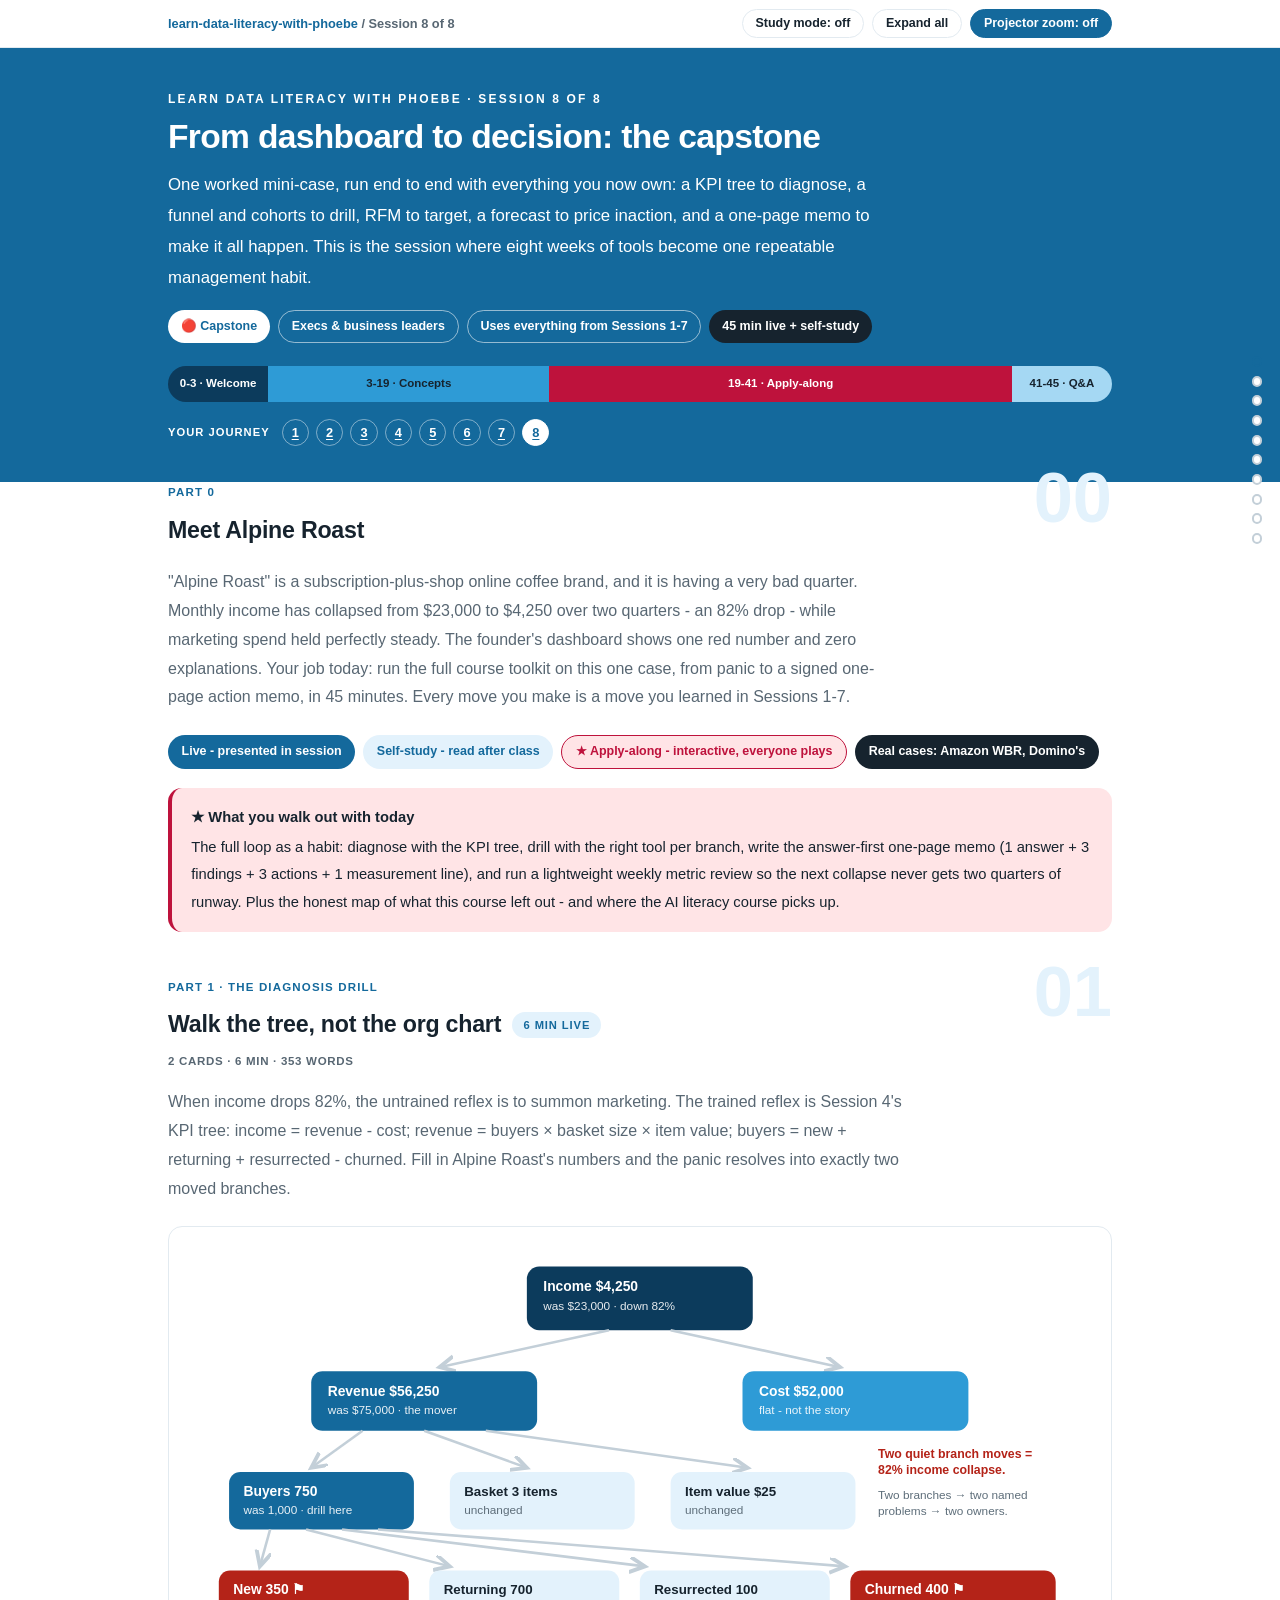
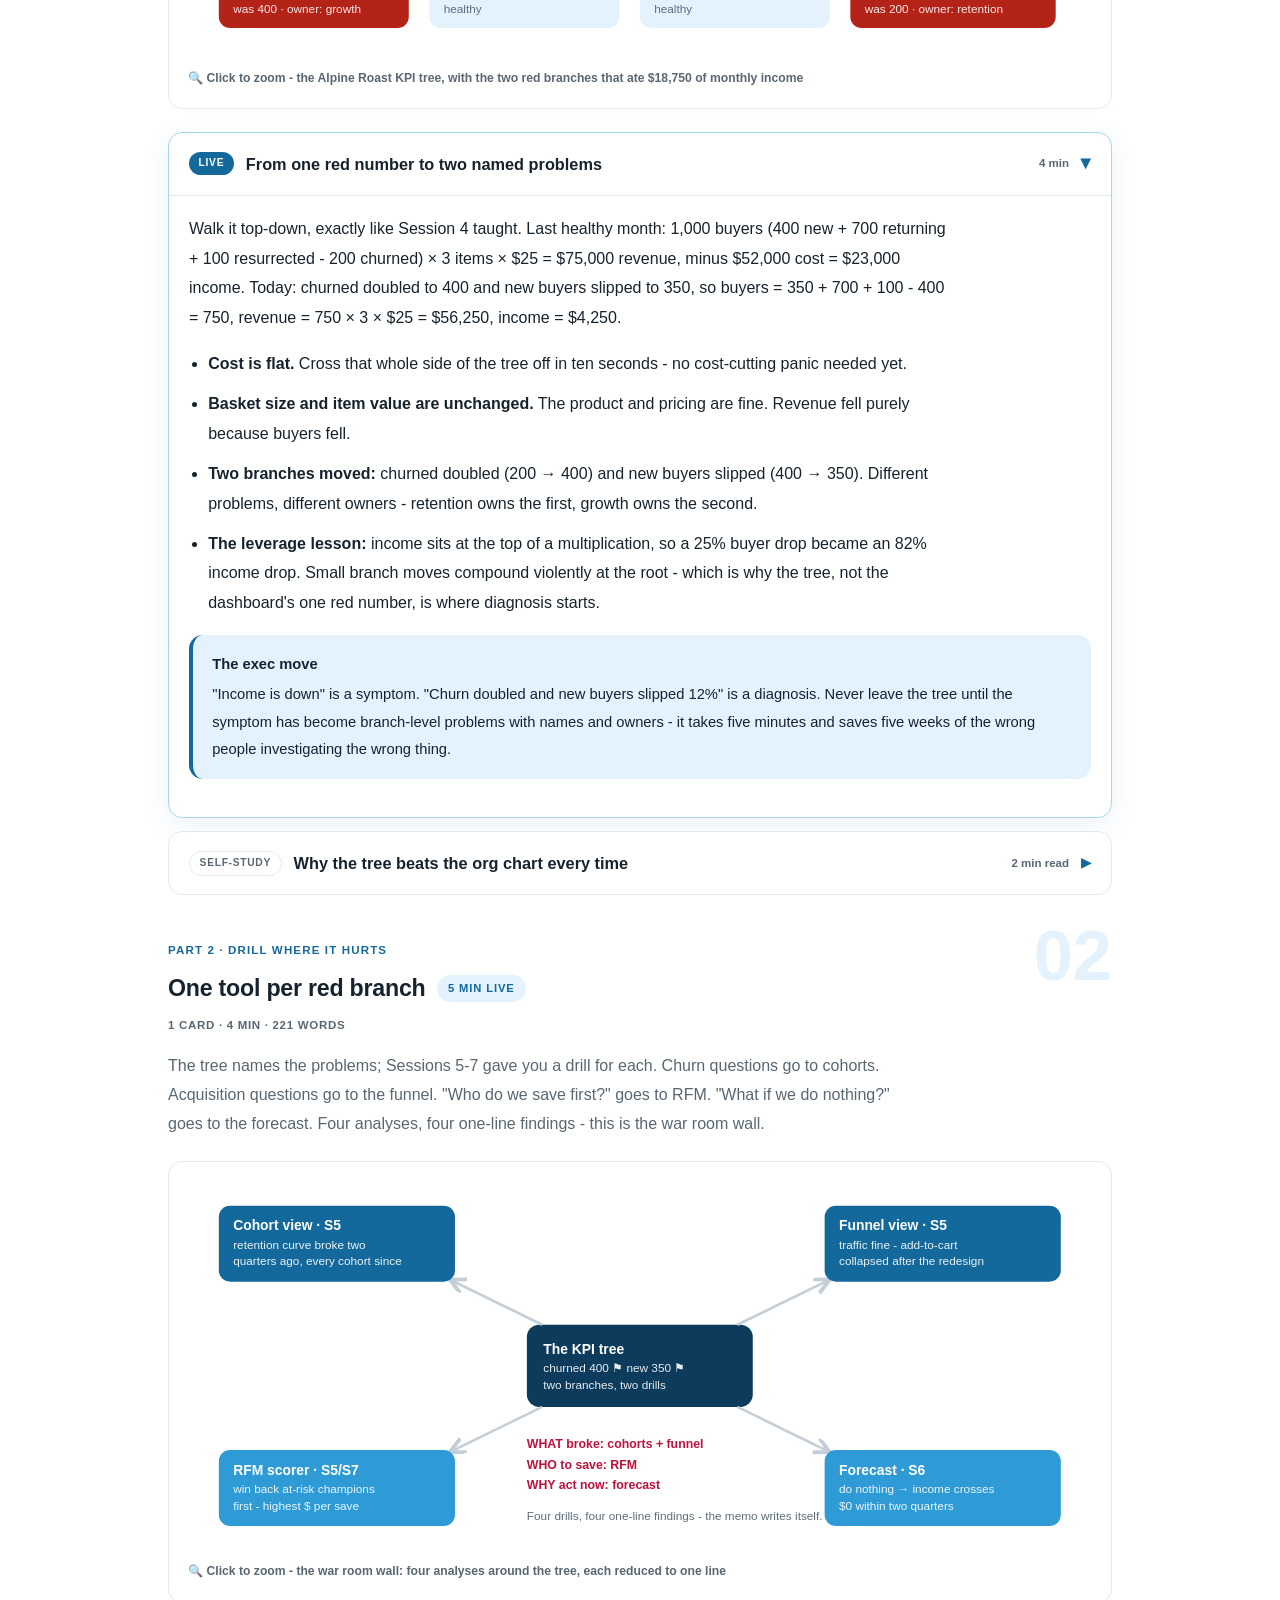
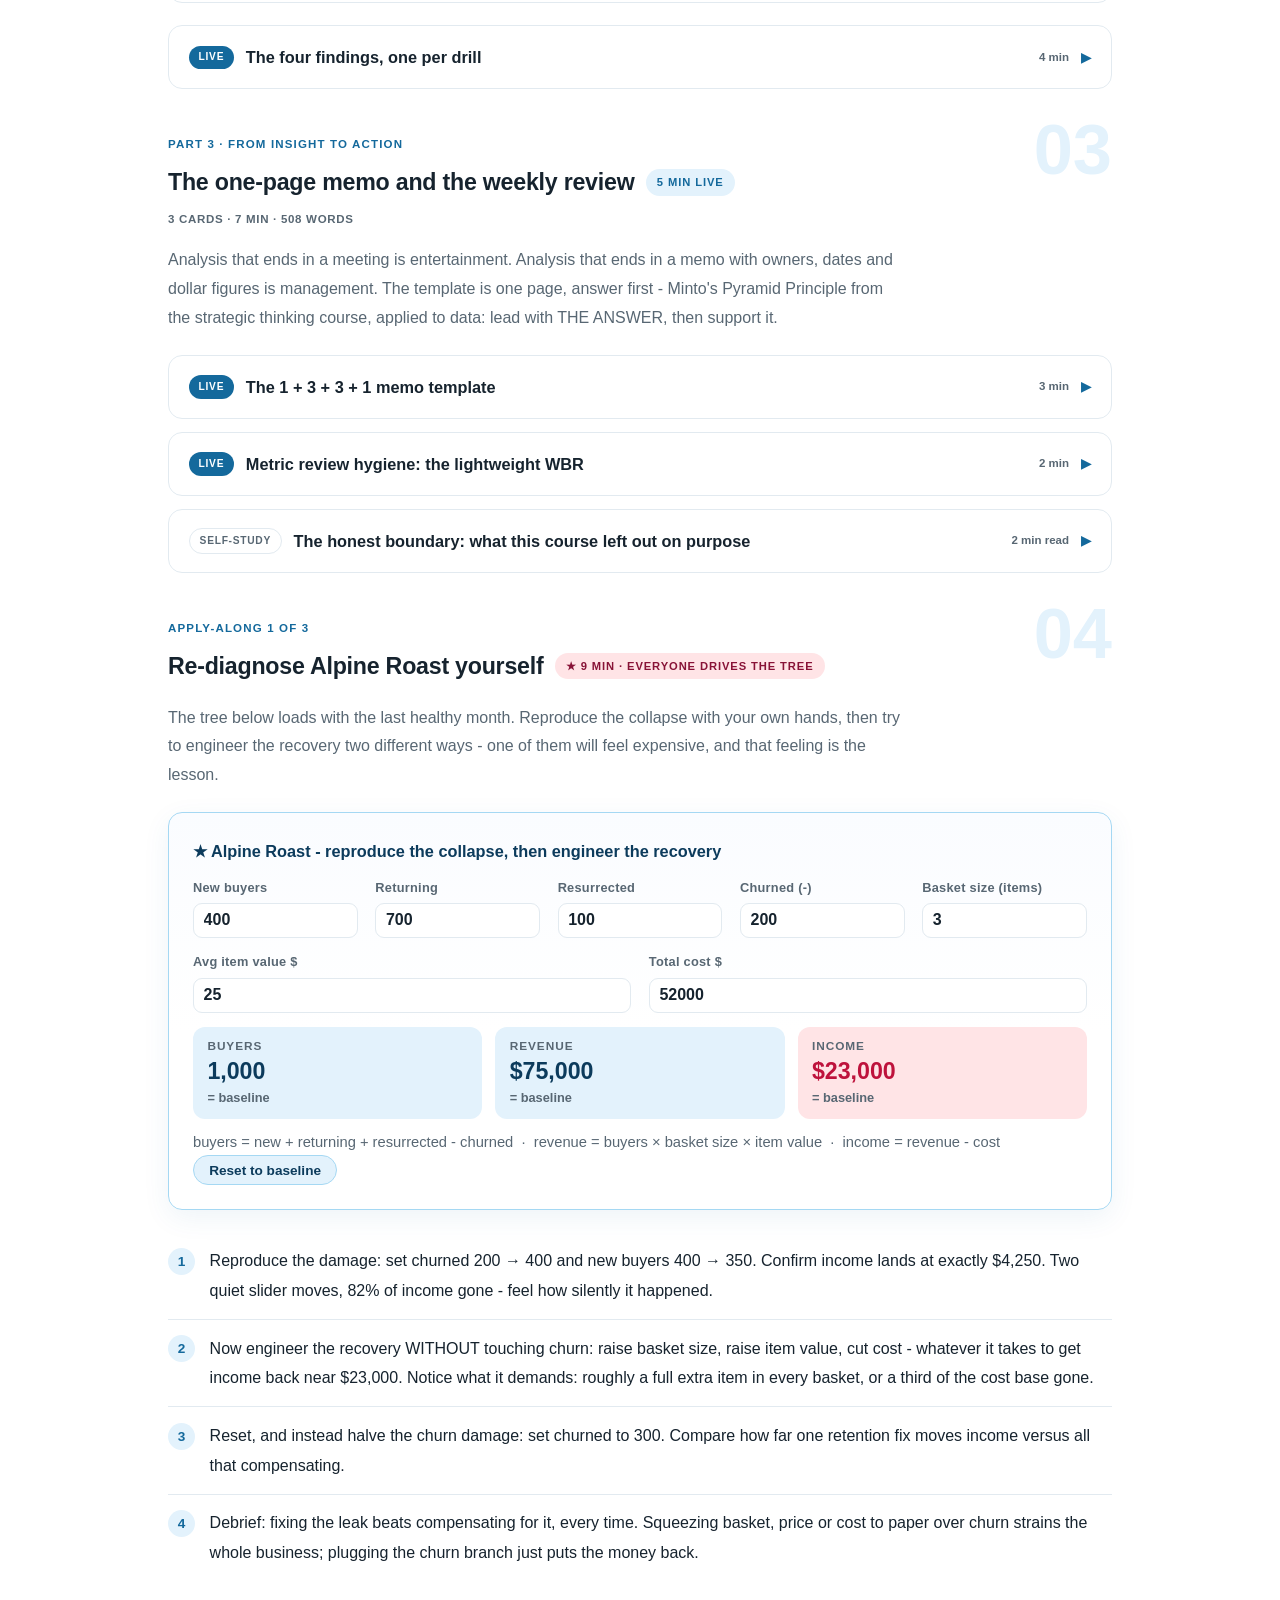
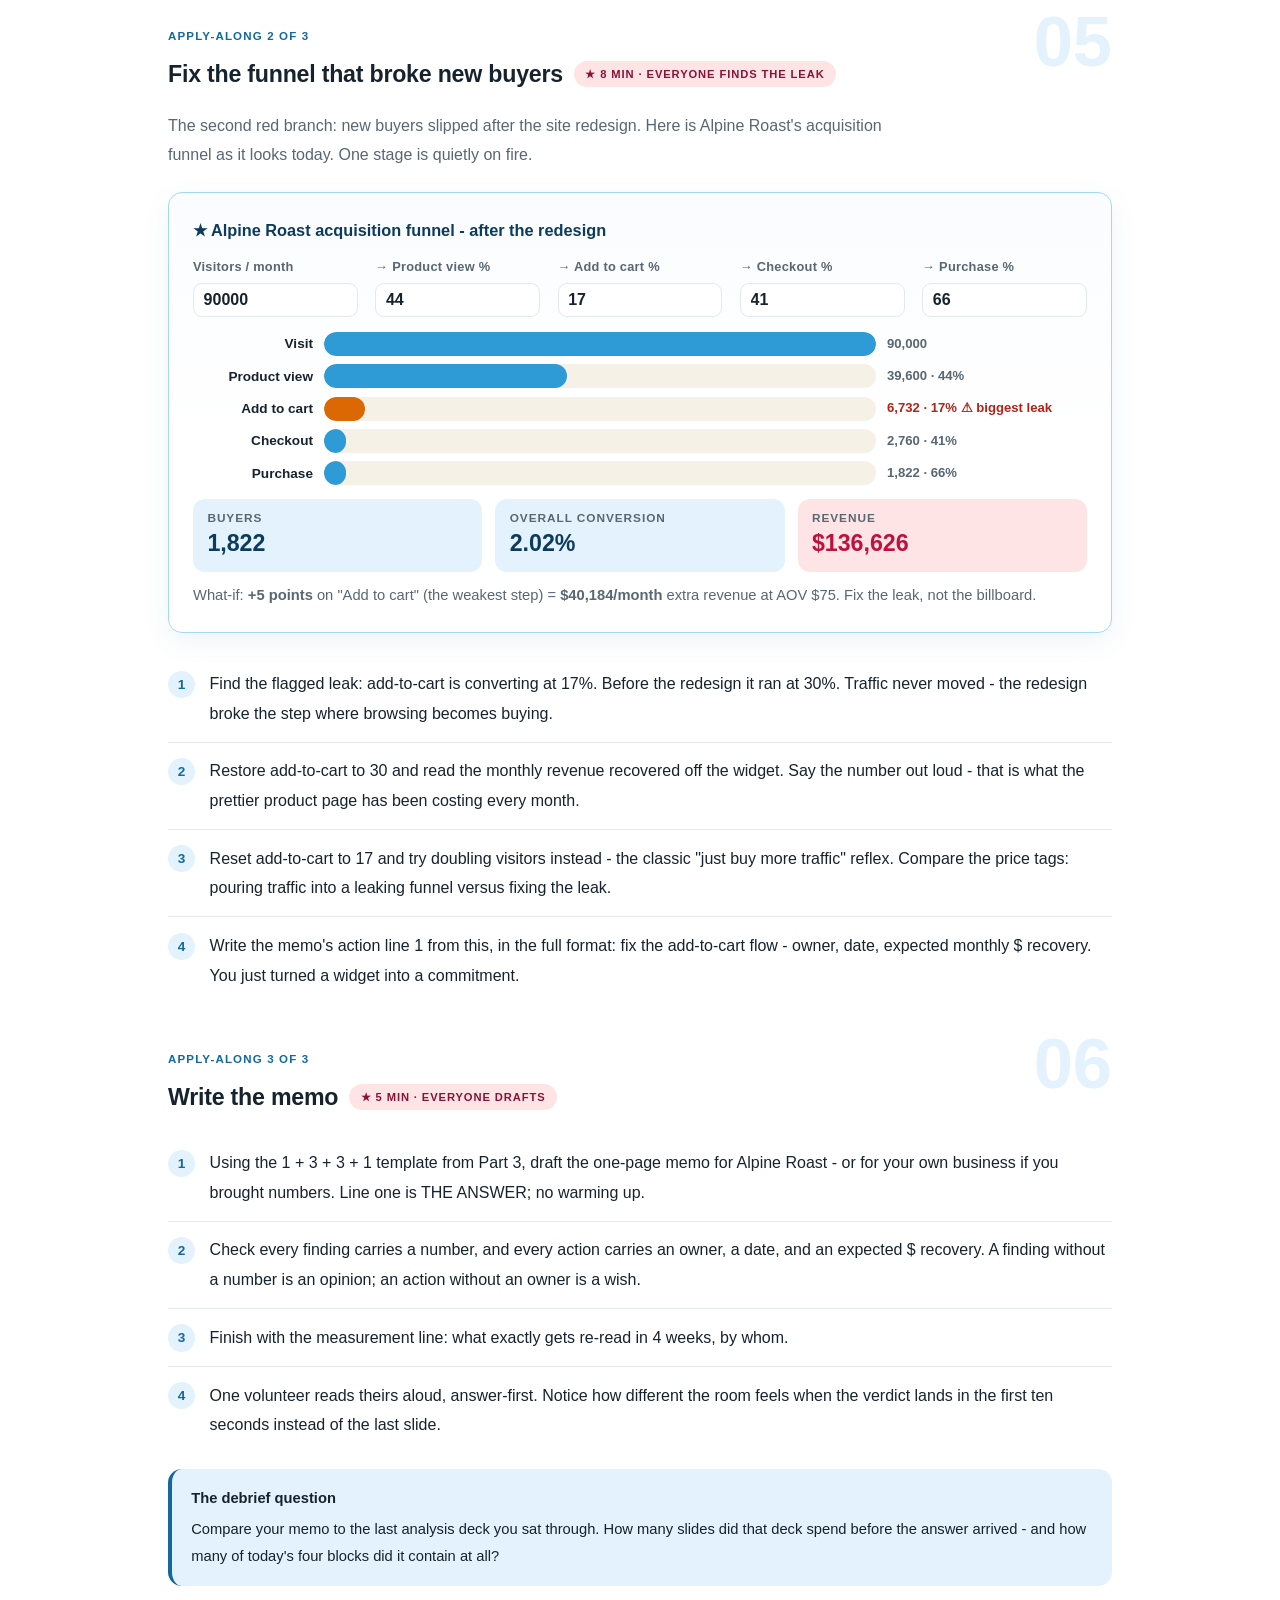
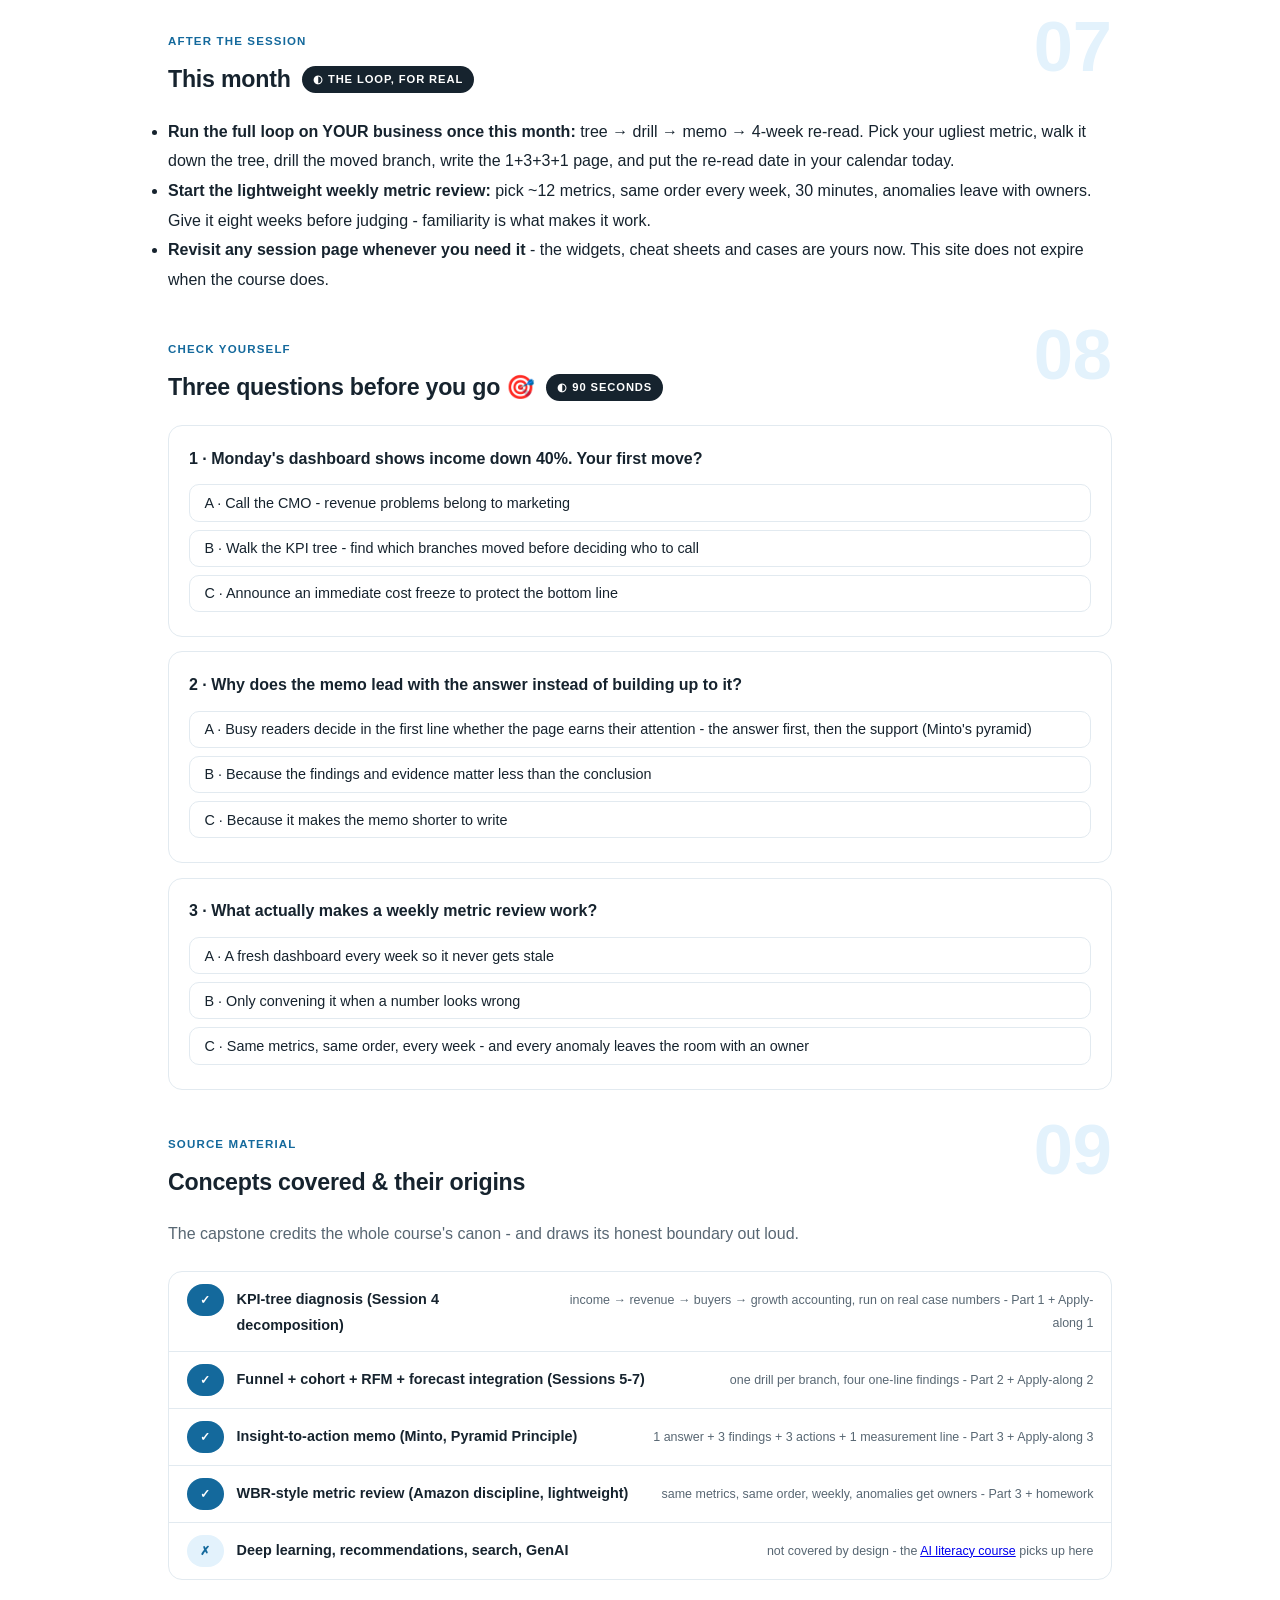
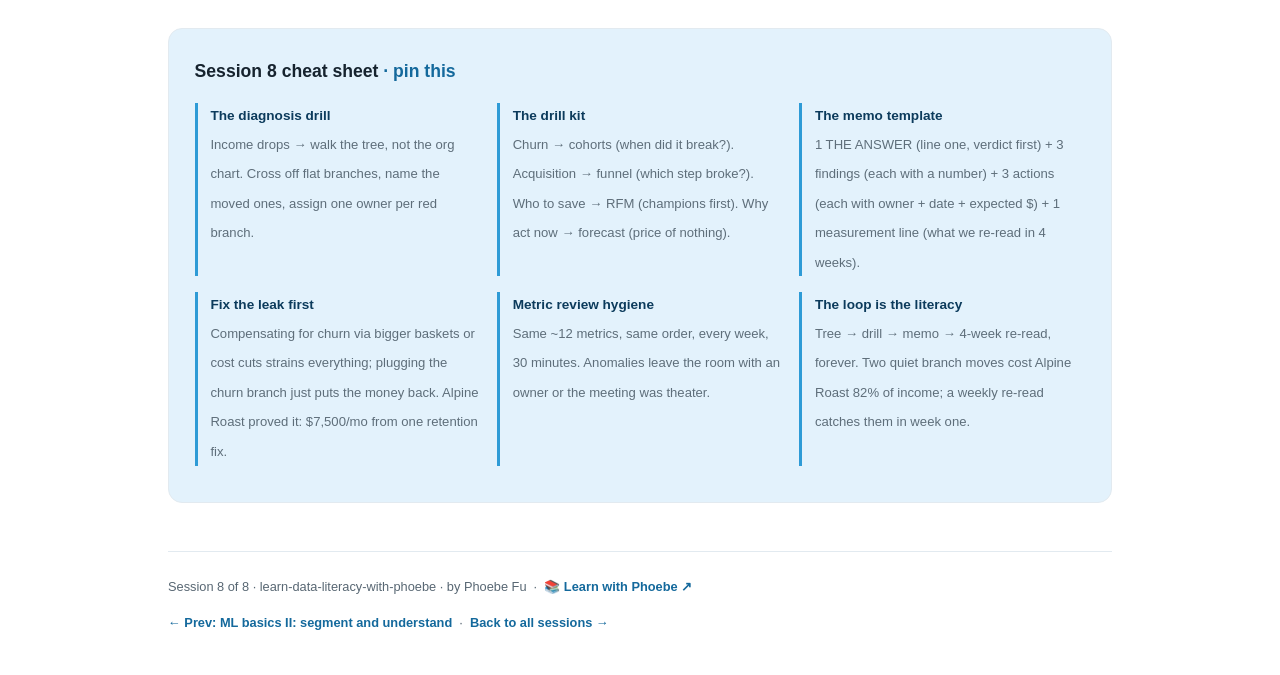
<file: courses/08-dashboard-to-decision.html>
<!DOCTYPE html>
<html lang="en">
<head>
<meta charset="UTF-8">
<meta name="viewport" content="width=device-width, initial-scale=1.0">
<!-- social:start -->
<meta name="description" content="&quot;Alpine Roast&quot; is a subscription-plus-shop online coffee brand, and it is having a very bad quarter. Monthly income has collapsed from $23,000 to $4,250 over two quarters - an 82% drop...">
<meta property="og:type" content="article">
<meta property="og:site_name" content="Learn with Phoebe">
<meta property="og:title" content="From dashboard to decision: the capstone - learn data literacy with phoebe">
<meta property="og:description" content="&quot;Alpine Roast&quot; is a subscription-plus-shop online coffee brand, and it is having a very bad quarter. Monthly income has collapsed from $23,000 to $4,250 over two quarters - an 82% drop...">
<meta property="og:url" content="https://phoebefu6.github.io/learn-data-literacy-with-phoebe/courses/08-dashboard-to-decision.html">
<meta property="og:image" content="https://phoebefu6.github.io/learn-data-literacy-with-phoebe/assets/og-cover.png">
<meta property="og:image:width" content="1200">
<meta property="og:image:height" content="630">
<meta name="twitter:card" content="summary_large_image">
<meta name="twitter:title" content="From dashboard to decision: the capstone - learn data literacy with phoebe">
<meta name="twitter:description" content="&quot;Alpine Roast&quot; is a subscription-plus-shop online coffee brand, and it is having a very bad quarter. Monthly income has collapsed from $23,000 to $4,250 over two quarters - an 82% drop...">
<meta name="twitter:image" content="https://phoebefu6.github.io/learn-data-literacy-with-phoebe/assets/og-cover.png">
<!-- social:end -->
<title>Session 8 · From dashboard to decision - learn data literacy with phoebe</title>
<link rel="stylesheet" href="../assets/style.css?v=39">
</head>
<body>

<div class="toolbar">
  <div class="wrap">
    <span class="crumb"><a href="../index.html">learn-data-literacy-with-phoebe</a> / Session 8 of 8</span>
    <button class="btn" id="toggle-all" type="button">Expand all</button>
    <button class="btn primary" id="zoom-toggle" type="button">Projector zoom: off</button>
  </div>
</div>

<header class="masthead">
  <div class="wrap">
    <div class="eyebrow">Learn Data Literacy with Phoebe · Session 8 of 8</div>
    <h1>From dashboard to decision: <span class="accent">the capstone</span></h1>
    <p class="sub">One worked mini-case, run end to end with everything you now own: a KPI tree to diagnose, a funnel and cohorts to drill, RFM to target, a forecast to price inaction, and a one-page memo to make it all happen. This is the session where eight weeks of tools become one repeatable management habit.</p>
    <div class="chip-row">
      <span class="chip level">🔴 Capstone</span>
      <span class="chip audience">Execs &amp; business leaders</span>
      <span class="chip audience">Uses everything from Sessions 1-7</span>
      <span class="chip time">45 min live + self-study</span>
    </div>
    <div class="agenda">
      <span class="a1" style="flex:1">0-3 · Welcome</span>
      <span class="a2" style="flex:3">3-19 · Concepts</span>
      <span class="a3" style="flex:5">19-41 · Apply-along</span>
      <span class="a4" style="flex:1">41-45 · Q&amp;A</span>
    </div>
  </div>
</header>

<main class="wrap">

  <!-- ============ INTRO ============ -->
  <section class="section" id="intro">
    <div class="section-kicker">
      <span class="klabel">Part 0</span>
      <h2>Meet Alpine Roast</h2>
    </div>
    <p class="lede">"Alpine Roast" is a subscription-plus-shop online coffee brand, and it is having a very bad quarter. Monthly income has collapsed from $23,000 to $4,250 over two quarters - an 82% drop - while marketing spend held perfectly steady. The founder's dashboard shows one red number and zero explanations. Your job today: run the full course toolkit on this one case, from panic to a signed one-page action memo, in 45 minutes. Every move you make is a move you learned in Sessions 1-7.</p>
    <div class="legend">
      <span class="pill solid">Live - presented in session</span>
      <span class="pill light">Self-study - read after class</span>
      <span class="pill amber">★ Apply-along - interactive, everyone plays</span>
      <span class="pill inkpill">Real cases: Amazon WBR, Domino's</span>
    </div>
    <div class="callout win">
      <strong>★ What you walk out with today</strong>
      The full loop as a habit: diagnose with the KPI tree, drill with the right tool per branch, write the answer-first one-page memo (1 answer + 3 findings + 3 actions + 1 measurement line), and run a lightweight weekly metric review so the next collapse never gets two quarters of runway. Plus the honest map of what this course left out - and where the AI literacy course picks up.
    </div>
  </section>

  <!-- ============ PART 1: THE DIAGNOSIS DRILL ============ -->
  <section class="section" id="diagnosis">
    <div class="section-kicker">
      <span class="klabel">Part 1 · the diagnosis drill</span>
      <h2>Walk the tree, not the org chart <span class="tag concept">6 min live</span></h2>
    </div>
    <p class="lede">When income drops 82%, the untrained reflex is to summon marketing. The trained reflex is Session 4's KPI tree: income = revenue - cost; revenue = buyers × basket size × item value; buyers = new + returning + resurrected - churned. Fill in Alpine Roast's numbers and the panic resolves into exactly two moved branches.</p>

    <figure class="zoomable">
      <svg viewBox="0 0 880 400" xmlns="http://www.w3.org/2000/svg" role="img" aria-label="Alpine Roast KPI tree: income 4,250 splits into revenue 56,250 and cost 52,000; revenue splits into buyers 750, basket 3, item value 25; buyers splits into new 350 and churned 400 flagged red, returning 700 and resurrected 100 healthy">
        <style>
          .atT { font: 700 13.5px Inter, sans-serif; fill: #FFFFFF; }
          .atS { font: 400 11.5px Inter, sans-serif; fill: #FFFFFF; opacity: .9; }
          .atH { font: 700 13px Inter, sans-serif; fill: #16232E; }
          .atX { font: 400 11.5px Inter, sans-serif; fill: #5E6E7A; }
          .atN { font: 600 12px Inter, sans-serif; fill: #BE123C; }
          .atW { font: 600 12px Inter, sans-serif; fill: #B42318; }
          .atA { stroke: #C3CFD8; stroke-width: 2.5; fill: none; marker-end: url(#atAh); }
        </style>
        <defs>
          <marker id="atAh" markerWidth="8" markerHeight="8" refX="6" refY="3" orient="auto">
            <path d="M0,0 L6,3 L0,6" fill="none" stroke="#C3CFD8" stroke-width="1.5"/>
          </marker>
        </defs>
        <rect x="330" y="20" width="220" height="62" rx="12" fill="#0C3B5C"/>
        <text class="atT" x="346" y="44">Income $4,250</text>
        <text class="atS" x="346" y="62">was $23,000 · down 82%</text>
        <line class="atA" x1="410" y1="82" x2="245" y2="118"/>
        <line class="atA" x1="470" y1="82" x2="635" y2="118"/>
        <rect x="120" y="122" width="220" height="58" rx="11" fill="#14699C"/>
        <text class="atT" x="136" y="146">Revenue $56,250</text>
        <text class="atS" x="136" y="164">was $75,000 · the mover</text>
        <rect x="540" y="122" width="220" height="58" rx="11" fill="#2E9BD6"/>
        <text class="atT" x="556" y="146">Cost $52,000</text>
        <text class="atS" x="556" y="164">flat - not the story</text>
        <line class="atA" x1="170" y1="180" x2="120" y2="216"/>
        <line class="atA" x1="230" y1="180" x2="330" y2="216"/>
        <line class="atA" x1="290" y1="180" x2="545" y2="216"/>
        <rect x="40" y="220" width="180" height="56" rx="11" fill="#14699C"/>
        <text class="atT" x="54" y="243">Buyers 750</text>
        <text class="atS" x="54" y="261">was 1,000 · drill here</text>
        <rect x="255" y="220" width="180" height="56" rx="11" fill="#E3F2FC"/>
        <text class="atH" x="269" y="243">Basket 3 items</text>
        <text class="atX" x="269" y="261">unchanged</text>
        <rect x="470" y="220" width="180" height="56" rx="11" fill="#E3F2FC"/>
        <text class="atH" x="484" y="243">Item value $25</text>
        <text class="atX" x="484" y="261">unchanged</text>
        <line class="atA" x1="80" y1="276" x2="70" y2="312"/>
        <line class="atA" x1="115" y1="276" x2="255" y2="312"/>
        <line class="atA" x1="150" y1="276" x2="445" y2="312"/>
        <line class="atA" x1="185" y1="276" x2="640" y2="312"/>
        <rect x="30" y="316" width="185" height="56" rx="11" fill="#B42318"/>
        <text class="atT" x="44" y="339">New 350 ⚑</text>
        <text class="atS" x="44" y="357">was 400 · owner: growth</text>
        <rect x="235" y="316" width="185" height="56" rx="11" fill="#E3F2FC"/>
        <text class="atH" x="249" y="339">Returning 700</text>
        <text class="atX" x="249" y="357">healthy</text>
        <rect x="440" y="316" width="185" height="56" rx="11" fill="#E3F2FC"/>
        <text class="atH" x="454" y="339">Resurrected 100</text>
        <text class="atX" x="454" y="357">healthy</text>
        <rect x="645" y="316" width="200" height="56" rx="11" fill="#B42318"/>
        <text class="atT" x="659" y="339">Churned 400 ⚑</text>
        <text class="atS" x="659" y="357">was 200 · owner: retention</text>
        <text class="atW" x="672" y="206">Two quiet branch moves =</text>
        <text class="atW" x="672" y="222">82% income collapse.</text>
        <text class="atX" x="672" y="246">Two branches → two named</text>
        <text class="atX" x="672" y="262">problems → two owners.</text>
      </svg>
      <figcaption>🔍 Click to zoom - the Alpine Roast KPI tree, with the two red branches that ate $18,750 of monthly income</figcaption>
    </figure>

    <details class="card" open>
      <summary><span class="mode live">Live</span>From one red number to two named problems<span class="mini">4 min</span><span class="caret">▶</span></summary>
      <div class="body">
        <p>Walk it top-down, exactly like Session 4 taught. Last healthy month: 1,000 buyers (400 new + 700 returning + 100 resurrected - 200 churned) × 3 items × $25 = $75,000 revenue, minus $52,000 cost = $23,000 income. Today: churned doubled to 400 and new buyers slipped to 350, so buyers = 350 + 700 + 100 - 400 = 750, revenue = 750 × 3 × $25 = $56,250, income = $4,250.</p>
        <ul>
          <li><strong>Cost is flat.</strong> Cross that whole side of the tree off in ten seconds - no cost-cutting panic needed yet.</li>
          <li><strong>Basket size and item value are unchanged.</strong> The product and pricing are fine. Revenue fell purely because buyers fell.</li>
          <li><strong>Two branches moved:</strong> churned doubled (200 → 400) and new buyers slipped (400 → 350). Different problems, different owners - retention owns the first, growth owns the second.</li>
          <li><strong>The leverage lesson:</strong> income sits at the top of a multiplication, so a 25% buyer drop became an 82% income drop. Small branch moves compound violently at the root - which is why the tree, not the dashboard's one red number, is where diagnosis starts.</li>
        </ul>
        <div class="callout tip">
          <strong>The exec move</strong>
          "Income is down" is a symptom. "Churn doubled and new buyers slipped 12%" is a diagnosis. Never leave the tree until the symptom has become branch-level problems with names and owners - it takes five minutes and saves five weeks of the wrong people investigating the wrong thing.
        </div>
      </div>
    </details>

    <details class="card">
      <summary><span class="mode self">Self-study</span>Why the tree beats the org chart every time<span class="mini">2 min read</span><span class="caret">▶</span></summary>
      <div class="body">
        <p>When a topline number breaks, most companies route the question by org chart: revenue is down, so marketing presents next Monday. But the org chart tells you who owns activities, not which arithmetic branch moved. Alpine Roast's marketing spend never changed - summoning the CMO would have produced a defensive deck and zero diagnosis.</p>
        <table class="clean">
          <thead><tr><th>Reflex</th><th>What happens</th><th>Time to truth</th></tr></thead>
          <tbody>
            <tr><td>Org chart first</td><td>each team defends its own metrics</td><td>weeks, sometimes never</td></tr>
            <tr><td>Tree first</td><td>arithmetic isolates the moved branches, then you invite the right owners</td><td>one meeting</td></tr>
          </tbody>
        </table>
        <p>The tree is also a fairness device: nobody gets blamed for a branch that did not move. Returning buyers held at 700 - somebody is doing their job well, and the tree says so out loud.</p>
      </div>
    </details>
  </section>

  <!-- ============ PART 2: DRILL WHERE IT HURTS ============ -->
  <section class="section" id="drill">
    <div class="section-kicker">
      <span class="klabel">Part 2 · drill where it hurts</span>
      <h2>One tool per red branch <span class="tag concept">5 min live</span></h2>
    </div>
    <p class="lede">The tree names the problems; Sessions 5-7 gave you a drill for each. Churn questions go to cohorts. Acquisition questions go to the funnel. "Who do we save first?" goes to RFM. "What if we do nothing?" goes to the forecast. Four analyses, four one-line findings - this is the war room wall.</p>

    <figure class="zoomable">
      <svg viewBox="0 0 880 360" xmlns="http://www.w3.org/2000/svg" role="img" aria-label="War room wall: the KPI tree in the center, four analyses around it - cohort view, funnel view, RFM scorer, forecast - each with its one-line finding">
        <style>
          .wrT { font: 700 13.5px Inter, sans-serif; fill: #FFFFFF; }
          .wrS { font: 400 11.5px Inter, sans-serif; fill: #FFFFFF; opacity: .9; }
          .wrH { font: 700 13px Inter, sans-serif; fill: #16232E; }
          .wrX { font: 400 11.5px Inter, sans-serif; fill: #5E6E7A; }
          .wrN { font: 600 12px Inter, sans-serif; fill: #BE123C; }
          .wrA { stroke: #C3CFD8; stroke-width: 2.5; fill: none; marker-end: url(#wrAh); }
        </style>
        <defs>
          <marker id="wrAh" markerWidth="8" markerHeight="8" refX="6" refY="3" orient="auto">
            <path d="M0,0 L6,3 L0,6" fill="none" stroke="#C3CFD8" stroke-width="1.5"/>
          </marker>
        </defs>
        <rect x="330" y="140" width="220" height="80" rx="12" fill="#0C3B5C"/>
        <text class="wrT" x="346" y="168">The KPI tree</text>
        <text class="wrS" x="346" y="186">churned 400 ⚑ new 350 ⚑</text>
        <text class="wrS" x="346" y="203">two branches, two drills</text>
        <line class="wrA" x1="345" y1="140" x2="255" y2="96"/>
        <line class="wrA" x1="535" y1="140" x2="625" y2="96"/>
        <line class="wrA" x1="345" y1="220" x2="255" y2="264"/>
        <line class="wrA" x1="535" y1="220" x2="625" y2="264"/>
        <rect x="30" y="24" width="230" height="74" rx="11" fill="#14699C"/>
        <text class="wrT" x="44" y="48">Cohort view · S5</text>
        <text class="wrS" x="44" y="66">retention curve broke two</text>
        <text class="wrS" x="44" y="82">quarters ago, every cohort since</text>
        <rect x="620" y="24" width="230" height="74" rx="11" fill="#14699C"/>
        <text class="wrT" x="634" y="48">Funnel view · S5</text>
        <text class="wrS" x="634" y="66">traffic fine - add-to-cart</text>
        <text class="wrS" x="634" y="82">collapsed after the redesign</text>
        <rect x="30" y="262" width="230" height="74" rx="11" fill="#2E9BD6"/>
        <text class="wrT" x="44" y="286">RFM scorer · S5/S7</text>
        <text class="wrS" x="44" y="304">win back at-risk champions</text>
        <text class="wrS" x="44" y="320">first - highest $ per save</text>
        <rect x="620" y="262" width="230" height="74" rx="11" fill="#2E9BD6"/>
        <text class="wrT" x="634" y="286">Forecast · S6</text>
        <text class="wrS" x="634" y="304">do nothing → income crosses</text>
        <text class="wrS" x="634" y="320">$0 within two quarters</text>
        <text class="wrN" x="330" y="260">WHAT broke: cohorts + funnel</text>
        <text class="wrN" x="330" y="280">WHO to save: RFM</text>
        <text class="wrN" x="330" y="300">WHY act now: forecast</text>
        <text class="wrX" x="330" y="330">Four drills, four one-line findings - the memo writes itself.</text>
      </svg>
      <figcaption>🔍 Click to zoom - the war room wall: four analyses around the tree, each reduced to one line</figcaption>
    </figure>

    <details class="card">
      <summary><span class="mode live">Live</span>The four findings, one per drill<span class="mini">4 min</span><span class="caret">▶</span></summary>
      <div class="body">
        <ul>
          <li><strong>Churn branch → cohort view (Session 5):</strong> plot retention curves by signup month. Alpine Roast's curves broke two quarters ago - every cohort acquired since retains visibly worse. Something changed then (a price move, a quality dip, a competitor) and the cohorts date-stamp it for you.</li>
          <li><strong>New-buyer branch → funnel view (Session 5):</strong> traffic is fine at 90,000 visits, product views are fine - but add-to-cart collapsed after the site redesign shipped. The redesign looked prettier and converted worse. The funnel finds the exact broken step in minutes.</li>
          <li><strong>WHO to win back → RFM (Sessions 5 and 7):</strong> among the 400 churned, the RFM grid flags the at-risk champions - recent big-basket, high-frequency customers who suddenly went quiet. They carry the most recoverable dollars per win-back email, so they go first.</li>
          <li><strong>WHY act this week → forecast (Session 6):</strong> project the trend forward. If churn stays at 400 and new buyers keep sliding, income crosses $0 within two quarters. A forecast is how you price inaction - and $0 is a very motivating price.</li>
        </ul>
        <div class="callout tip">
          <strong>Notice what just happened</strong>
          No single analysis solved the case. The tree localized it, cohorts timed it, the funnel found the mechanism, RFM ranked the rescue, the forecast set the deadline. Data literacy is knowing which tool answers which question - and you now hold all five.
        </div>
      </div>
    </details>
  </section>

  <!-- ============ PART 3: THE MEMO ============ -->
  <section class="section" id="memo">
    <div class="section-kicker">
      <span class="klabel">Part 3 · from insight to action</span>
      <h2>The one-page memo and the weekly review <span class="tag concept">5 min live</span></h2>
    </div>
    <p class="lede">Analysis that ends in a meeting is entertainment. Analysis that ends in a memo with owners, dates and dollar figures is management. The template is one page, answer first - Minto's Pyramid Principle from the strategic thinking course, applied to data: lead with THE ANSWER, then support it.</p>

    <details class="card">
      <summary><span class="mode live">Live</span>The 1 + 3 + 3 + 1 memo template<span class="mini">3 min</span><span class="caret">▶</span></summary>
      <div class="body">
        <p>One page, four blocks, in this order. Line one is the answer - not the background, not the methodology, the answer. Busy readers decide in the first sentence whether the page deserves their attention; earn it immediately.</p>
        <table class="clean">
          <thead><tr><th>Block</th><th>Rule</th><th>Alpine Roast version</th></tr></thead>
          <tbody>
            <tr><td><strong>1 · THE ANSWER</strong></td><td>one sentence, verdict first</td><td>"Income fell 82% from two fixable causes, not the market."</td></tr>
            <tr><td><strong>3 findings</strong></td><td>each carries a number</td><td>churn doubled 200 → 400/mo · new buyers slipped 400 → 350 after the redesign broke add-to-cart · do nothing and income hits $0 within two quarters</td></tr>
            <tr><td><strong>3 actions</strong></td><td>each has owner + date + expected $ recovery</td><td>win-back campaign to at-risk champions (retention lead, 2 weeks, ~$7,500/mo) · fix the add-to-cart flow (e-commerce lead, 3 weeks, ~$3,750/mo) · stand up the weekly metric review (founder, this Monday)</td></tr>
            <tr><td><strong>1 measurement line</strong></td><td>what we re-read, when</td><td>"Re-read churned count, new buyers and add-to-cart rate in 4 weeks."</td></tr>
          </tbody>
        </table>
        <p>That is the whole artifact. If it does not fit on one page, the analysis is not finished - compression is comprehension.</p>
      </div>
    </details>

    <details class="card">
      <summary><span class="mode live">Live</span>Metric review hygiene: the lightweight WBR<span class="mini">2 min</span><span class="caret">▶</span></summary>
      <div class="body">
        <p>The memo fixes this quarter. The weekly metric review prevents the next one - Alpine Roast bled for two quarters because nobody re-read the same numbers regularly enough to see churn bend. The hygiene rules are boring on purpose:</p>
        <ul>
          <li><strong>Same metrics, same order, every week.</strong> Familiarity is the anomaly detector - you only notice a bent curve on a chart you have seen 40 times.</li>
          <li><strong>Anomalies get owners in the room.</strong> Every surprise leaves the meeting attached to a name and a date, or it was just theater.</li>
          <li><strong>Lightweight.</strong> 30 minutes, one deck that updates itself, no new slides. The moment preparing the review costs more than an hour, it dies.</li>
        </ul>
        <div class="callout example">
          <span class="ex-pill">Real world</span>
          <p><strong>Amazon's Weekly Business Review</strong> is the famous industrial version: hundreds of metrics, same order every week, reviewed out loud, anomalies interrogated on the spot and assigned. You do not need hundreds - Alpine Roast needs about twelve. The discipline, not the scale, is the technology.</p>
        </div>
        <div class="callout example">
          <span class="ex-pill">Real world</span>
          <p><strong>Domino's</strong> ran the culture-level version of today's loop: publicly admit the number is bad (their own pizza scored worst-in-class), instrument everything from order to doorstep, review relentlessly, ship fixes, re-measure in public. A decade later the stock had outperformed the tech giants. Same loop you just ran - diagnosis, action, re-read - held for ten years.</p>
        </div>
      </div>
    </details>

    <details class="card">
      <summary><span class="mode self">Self-study</span>The honest boundary: what this course left out on purpose<span class="mini">2 min read</span><span class="caret">▶</span></summary>
      <div class="body">
        <p>You now read metrics, funnels, cohorts, RFM grids, forecasts and churn models fluently. Here is what we deliberately did NOT cover: deep learning and neural networks, recommendation engines ("customers also bought"), search ranking, and generative AI. Those systems run on different machinery, raise different questions (what data trained this? when does it hallucinate? what does it cost to be wrong?), and deserve their own literacy course - the sibling <a href="https://phoebefu6.github.io/learn-ai-literacy-with-phoebe/">AI literacy course</a> picks up exactly where this page ends, now live.</p>
        <p>The good news: everything transfers. The ladder, the "so what?" test, evaluation literacy, the memo, the weekly re-read - AI systems are judged with the same habits you built here. You are not starting over; you are adding a wing to a house that now has foundations.</p>
      </div>
    </details>
  </section>

  <!-- ============ DEMO 1 ============ -->
  <section class="section" id="demo-1">
    <div class="section-kicker">
      <span class="klabel">Apply-along 1 of 3</span>
      <h2>Re-diagnose Alpine Roast yourself <span class="tag demo">★ 9 min · everyone drives the tree</span></h2>
    </div>
    <p class="lede">The tree below loads with the last healthy month. Reproduce the collapse with your own hands, then try to engineer the recovery two different ways - one of them will feel expensive, and that feeling is the lesson.</p>
    <div class="widget" data-widget="kpitree" data-config='{"title": "★ Alpine Roast - reproduce the collapse, then engineer the recovery", "baseline": {"nw": 400, "ret": 700, "res": 100, "chn": 200, "basket": 3, "item": 25, "cost": 52000}}'></div>
    <div class="steps">
      <div class="step"><p>Reproduce the damage: set churned 200 → 400 and new buyers 400 → 350. Confirm income lands at exactly $4,250. Two quiet slider moves, 82% of income gone - feel how silently it happened.</p></div>
      <div class="step"><p>Now engineer the recovery WITHOUT touching churn: raise basket size, raise item value, cut cost - whatever it takes to get income back near $23,000. Notice what it demands: roughly a full extra item in every basket, or a third of the cost base gone.</p></div>
      <div class="step"><p>Reset, and instead halve the churn damage: set churned to 300. Compare how far one retention fix moves income versus all that compensating.</p></div>
      <div class="step"><p>Debrief: fixing the leak beats compensating for it, every time. Squeezing basket, price or cost to paper over churn strains the whole business; plugging the churn branch just puts the money back.</p></div>
    </div>
  </section>

  <!-- ============ DEMO 2 ============ -->
  <section class="section" id="demo-2">
    <div class="section-kicker">
      <span class="klabel">Apply-along 2 of 3</span>
      <h2>Fix the funnel that broke new buyers <span class="tag demo">★ 8 min · everyone finds the leak</span></h2>
    </div>
    <p class="lede">The second red branch: new buyers slipped after the site redesign. Here is Alpine Roast's acquisition funnel as it looks today. One stage is quietly on fire.</p>
    <div class="widget" data-widget="funnel" data-config='{"title": "★ Alpine Roast acquisition funnel - after the redesign", "visitors": 90000, "aov": 75, "stages": [{"name": "Visit"}, {"name": "Product view", "cv": 44}, {"name": "Add to cart", "cv": 17}, {"name": "Checkout", "cv": 41}, {"name": "Purchase", "cv": 66}]}'></div>
    <div class="steps">
      <div class="step"><p>Find the flagged leak: add-to-cart is converting at 17%. Before the redesign it ran at 30%. Traffic never moved - the redesign broke the step where browsing becomes buying.</p></div>
      <div class="step"><p>Restore add-to-cart to 30 and read the monthly revenue recovered off the widget. Say the number out loud - that is what the prettier product page has been costing every month.</p></div>
      <div class="step"><p>Reset add-to-cart to 17 and try doubling visitors instead - the classic "just buy more traffic" reflex. Compare the price tags: pouring traffic into a leaking funnel versus fixing the leak.</p></div>
      <div class="step"><p>Write the memo's action line 1 from this, in the full format: fix the add-to-cart flow - owner, date, expected monthly $ recovery. You just turned a widget into a commitment.</p></div>
    </div>
  </section>

  <!-- ============ DEMO 3 ============ -->
  <section class="section" id="demo-3">
    <div class="section-kicker">
      <span class="klabel">Apply-along 3 of 3</span>
      <h2>Write the memo <span class="tag demo">★ 5 min · everyone drafts</span></h2>
    </div>
    <div class="steps">
      <div class="step"><p>Using the 1 + 3 + 3 + 1 template from Part 3, draft the one-page memo for Alpine Roast - or for your own business if you brought numbers. Line one is THE ANSWER; no warming up.</p></div>
      <div class="step"><p>Check every finding carries a number, and every action carries an owner, a date, and an expected $ recovery. A finding without a number is an opinion; an action without an owner is a wish.</p></div>
      <div class="step"><p>Finish with the measurement line: what exactly gets re-read in 4 weeks, by whom.</p></div>
      <div class="step"><p>One volunteer reads theirs aloud, answer-first. Notice how different the room feels when the verdict lands in the first ten seconds instead of the last slide.</p></div>
    </div>
    <div class="callout tip">
      <strong>The debrief question</strong>
      Compare your memo to the last analysis deck you sat through. How many slides did that deck spend before the answer arrived - and how many of today's four blocks did it contain at all?
    </div>
  </section>

  <!-- ============ HOMEWORK ============ -->
  <section class="section" id="exercise">
    <div class="section-kicker">
      <span class="klabel">After the session</span>
      <h2>This month <span class="tag exercise">◐ the loop, for real</span></h2>
    </div>
    <ul>
      <li><strong>Run the full loop on YOUR business once this month:</strong> tree → drill → memo → 4-week re-read. Pick your ugliest metric, walk it down the tree, drill the moved branch, write the 1+3+3+1 page, and put the re-read date in your calendar today.</li>
      <li><strong>Start the lightweight weekly metric review:</strong> pick ~12 metrics, same order every week, 30 minutes, anomalies leave with owners. Give it eight weeks before judging - familiarity is what makes it work.</li>
      <li><strong>Revisit any session page whenever you need it</strong> - the widgets, cheat sheets and cases are yours now. This site does not expire when the course does.</li>
    </ul>
  </section>

  <!-- ============ QUIZ ============ -->
  <section class="section" id="quiz">
    <div class="section-kicker">
      <span class="klabel">Check yourself</span>
      <h2>Three questions before you go 🎯 <span class="tag exercise">◐ 90 seconds</span></h2>
    </div>
    <div class="quiz-q" data-answer="1">
      <p class="qtext">1 · Monday's dashboard shows income down 40%. Your first move?</p>
      <button class="qopt" type="button">A · Call the CMO - revenue problems belong to marketing</button>
      <button class="qopt" type="button">B · Walk the KPI tree - find which branches moved before deciding who to call</button>
      <button class="qopt" type="button">C · Announce an immediate cost freeze to protect the bottom line</button>
      <p class="qwhy">Walk the tree, not the org chart. Alpine Roast's collapse had nothing to do with marketing spend or cost - the arithmetic isolated churn and add-to-cart in minutes, and named the right two owners.</p>
    </div>
    <div class="quiz-q" data-answer="0">
      <p class="qtext">2 · Why does the memo lead with the answer instead of building up to it?</p>
      <button class="qopt" type="button">A · Busy readers decide in the first line whether the page earns their attention - the answer first, then the support (Minto's pyramid)</button>
      <button class="qopt" type="button">B · Because the findings and evidence matter less than the conclusion</button>
      <button class="qopt" type="button">C · Because it makes the memo shorter to write</button>
      <p class="qwhy">Answer-first is about the reader, not the writer. The findings and actions still do all the supporting work - they just support a verdict the reader already holds, instead of a mystery they may never finish.</p>
    </div>
    <div class="quiz-q" data-answer="2">
      <p class="qtext">3 · What actually makes a weekly metric review work?</p>
      <button class="qopt" type="button">A · A fresh dashboard every week so it never gets stale</button>
      <button class="qopt" type="button">B · Only convening it when a number looks wrong</button>
      <button class="qopt" type="button">C · Same metrics, same order, every week - and every anomaly leaves the room with an owner</button>
      <p class="qwhy">Familiarity is the anomaly detector: you spot the bent curve because you have seen the healthy one 40 times. And a surprise without an owner attached is just theater - Alpine Roast's two quiet quarters prove what happens without both.</p>
    </div>
    <p class="quiz-score"></p>
  </section>

  <!-- ============ SOURCES ============ -->
  <section class="section" id="official">
    <div class="section-kicker">
      <span class="klabel">Source material</span>
      <h2>Concepts covered &amp; their origins</h2>
    </div>
    <p class="lede">The capstone credits the whole course's canon - and draws its honest boundary out loud.</p>
    <div class="covered">
      <div class="covered-row"><span class="status pill solid">✓</span><span class="name">KPI-tree diagnosis (Session 4 decomposition)</span><span class="note">income → revenue → buyers → growth accounting, run on real case numbers - Part 1 + Apply-along 1</span></div>
      <div class="covered-row"><span class="status pill solid">✓</span><span class="name">Funnel + cohort + RFM + forecast integration (Sessions 5-7)</span><span class="note">one drill per branch, four one-line findings - Part 2 + Apply-along 2</span></div>
      <div class="covered-row"><span class="status pill solid">✓</span><span class="name">Insight-to-action memo (Minto, Pyramid Principle)</span><span class="note">1 answer + 3 findings + 3 actions + 1 measurement line - Part 3 + Apply-along 3</span></div>
      <div class="covered-row"><span class="status pill solid">✓</span><span class="name">WBR-style metric review (Amazon discipline, lightweight)</span><span class="note">same metrics, same order, weekly, anomalies get owners - Part 3 + homework</span></div>
      <div class="covered-row"><span class="status pill light">✗</span><span class="name">Deep learning, recommendations, search, GenAI</span><span class="note">not covered by design - the <a href="https://phoebefu6.github.io/learn-ai-literacy-with-phoebe/">AI literacy course</a> picks up here</span></div>
    </div>
  </section>

  <!-- ============ CHEAT SHEET ============ -->
  <section class="cheat" id="cheatsheet">
    <h3>Session 8 cheat sheet <span>· pin this</span></h3>
    <div class="grid-2">
      <div class="cheat-item"><b>The diagnosis drill</b><span>Income drops → walk the tree, not the org chart. Cross off flat branches, name the moved ones, assign one owner per red branch.</span></div>
      <div class="cheat-item"><b>The drill kit</b><span>Churn → cohorts (when did it break?). Acquisition → funnel (which step broke?). Who to save → RFM (champions first). Why act now → forecast (price of nothing).</span></div>
      <div class="cheat-item"><b>The memo template</b><span>1 THE ANSWER (line one, verdict first) + 3 findings (each with a number) + 3 actions (each with owner + date + expected $) + 1 measurement line (what we re-read in 4 weeks).</span></div>
      <div class="cheat-item"><b>Fix the leak first</b><span>Compensating for churn via bigger baskets or cost cuts strains everything; plugging the churn branch just puts the money back. Alpine Roast proved it: $7,500/mo from one retention fix.</span></div>
      <div class="cheat-item"><b>Metric review hygiene</b><span>Same ~12 metrics, same order, every week, 30 minutes. Anomalies leave the room with an owner or the meeting was theater.</span></div>
      <div class="cheat-item"><b>The loop is the literacy</b><span>Tree → drill → memo → 4-week re-read, forever. Two quiet branch moves cost Alpine Roast 82% of income; a weekly re-read catches them in week one.</span></div>
    </div>
  </section>

  <footer class="pagefoot">
    <span>Session 8 of 8 · learn-data-literacy-with-phoebe · by Phoebe Fu &nbsp;·&nbsp; 📚 <a href="https://phoebefu6.github.io/learn-with-phoebe/">Learn with Phoebe ↗</a></span>
    <span><a href="07-ml-basics-segment.html">← Prev: ML basics II: segment and understand</a> &nbsp;·&nbsp; <a href="../index.html">Back to all sessions →</a></span>
  </footer>

</main>

<script src="../assets/app.js?v=37"></script>
<script src="../assets/widgets.js?v=17"></script>
</body>
</html>
</file>
<file: assets/style.css>
/* learn-data-literacy-with-phoebe - editorial bold design system
   Accent: nordic steel #14699C · Ink: #16232E · Flagship: crimson #BE123C */

:root {
  --indigo: #14699C;
  --indigo-deep: #0C3B5C;
  --indigo-mid: #2E9BD6;
  --indigo-soft: #A5D8F3;
  --indigo-50: #E3F2FC;
  --ink: #16232E;
  --muted: #586773;
  --faint: #C3CFD8;
  --hairline: #E2EAF0;
  --amber: #BE123C;
  --amber-ink: #881337;
  --amber-50: #FFE4E6;
  --paper: #FFFFFF;
  --code-bg: #E3F2FC;
  --code-ink: #16232E;
  --radius: 14px;
}

* { margin: 0; padding: 0; box-sizing: border-box; }

html { font-size: 16px; scroll-behavior: smooth; }
html.zoom-125 { font-size: 20px; }
html.zoom-150 { font-size: 24px; }

body {
  font-family: "Inter", -apple-system, BlinkMacSystemFont, "Segoe UI", Roboto, sans-serif;
  background: var(--paper);
  color: var(--ink);
  line-height: 1.85;
  font-feature-settings: "tnum";
}

.wrap { max-width: 62rem; margin: 0 auto; padding: 0 1.5rem; }

/* ---------- header band ---------- */
.masthead {
  background: var(--indigo);
  color: #fff;
  padding: 2.5rem 0 2.25rem;
}
.masthead .eyebrow {
  font-size: .75rem;
  letter-spacing: .18em;
  text-transform: uppercase;
  opacity: 1;
  font-weight: 600;
}
.masthead h1 {
  font-size: 2.1rem;
  line-height: 1.15;
  font-weight: 800;
  margin: .5rem 0 .75rem;
  letter-spacing: -.02em;
}
.masthead h1 .accent { color: inherit; }
.masthead .sub { font-size: 1.05rem; opacity: 1; max-width: 44rem; }

.chip-row { display: flex; flex-wrap: wrap; gap: .5rem; margin-top: 1.1rem; }
.chip {
  display: inline-flex;
  align-items: center;
  gap: .35rem;
  border-radius: 999px;
  padding: .25rem .8rem;
  font-size: .78rem;
  font-weight: 600;
  white-space: nowrap;
}
.chip.level { background: #fff; color: var(--indigo); }
.chip.audience { background: rgba(255,255,255,.08); color: #fff; border: 1px solid rgba(255,255,255,.35); }
.chip.time { background: var(--ink); color: #fff; font-variant-numeric: tabular-nums; }

/* ---------- agenda bar ---------- */
.agenda {
  display: flex;
  border-radius: 999px;
  overflow: hidden;
  margin: 1.4rem 0 0;
  font-size: .72rem;
  font-weight: 600;
  text-align: center;
  color: #fff;
}
.agenda span { padding: .45rem .3rem; white-space: nowrap; overflow: hidden; text-overflow: ellipsis; }
.agenda .a1 { background: var(--indigo-deep); }
.agenda .a2 { background: var(--indigo-mid); color: var(--ink); }
.agenda .a3 { background: var(--amber); color: #fff; }
.agenda .a4 { background: var(--indigo-soft); color: var(--ink); }

/* ---------- toolbar ---------- */
.toolbar {
  position: sticky;
  top: 0;
  z-index: 40;
  background: rgba(255,255,255,.94);
  backdrop-filter: blur(6px);
  border-bottom: 1px solid var(--hairline);
  padding: .55rem 0;
}
.toolbar .wrap { display: flex; align-items: center; gap: .5rem; flex-wrap: nowrap; }
.toolbar .crumb { font-size: .8rem; color: var(--muted); font-weight: 600; margin-right: auto; min-width: 0; white-space: nowrap; overflow: hidden; text-overflow: ellipsis; }
.toolbar .btn { white-space: nowrap; flex: none; padding: .38rem .8rem; font-size: .78rem; line-height: 1.2; }
.toolbar .crumb a { color: var(--indigo); text-decoration: none; }
.btn {
  border: 1px solid var(--hairline);
  background: #fff;
  color: var(--ink);
  border-radius: 999px;
  padding: .35rem .9rem;
  font-size: .78rem;
  font-weight: 600;
  cursor: pointer;
  font-family: inherit;
  transition: all .15s ease;
}
.btn:hover { border-color: var(--indigo); color: var(--indigo); }
.btn.primary { background: var(--indigo); border-color: var(--indigo); color: #fff; }
.btn.primary:hover { background: var(--indigo-deep); }

/* ---------- sections ---------- */
main { padding: 2.5rem 0 4rem; }

.section { margin-bottom: 2.8rem; }
.section-kicker { margin-bottom: 1rem; }
.section-kicker .klabel {
  display: block;
  font-size: .72rem;
  text-transform: uppercase;
  letter-spacing: .1em;
  color: var(--indigo);
  font-weight: 700;
  margin-bottom: .35rem;
}
.section-kicker h2 {
  font-size: 1.45rem;
  font-weight: 800;
  letter-spacing: -.01em;
  display: flex;
  align-items: center;
  gap: .7rem;
  flex-wrap: wrap;
}
.section-kicker .tag {
  border-radius: 999px;
  padding: .18rem .7rem;
  font-size: .7rem;
  font-weight: 700;
  text-transform: uppercase;
  letter-spacing: .08em;
}
.tag.concept { background: var(--indigo-50); color: var(--indigo); }
.tag.demo { background: var(--amber-50); color: var(--amber-ink); }
.tag.exercise { background: var(--ink); color: #fff; }

.lede { color: var(--muted); max-width: 46rem; margin-bottom: 1.4rem; line-height: 1.8; }

/* live vs self-study markers on cards */
.mode {
  font-size: .64rem;
  font-weight: 700;
  text-transform: uppercase;
  letter-spacing: .07em;
  padding: .14rem .6rem;
  border-radius: 999px;
  flex: none;
}
.mode.live { background: var(--indigo); color: #fff; }
.mode.self { background: #fff; color: var(--muted); border: 1px solid var(--hairline); }

/* ---------- accordions ---------- */
details.card {
  border: 1px solid var(--hairline);
  border-radius: var(--radius);
  margin-bottom: .8rem;
  overflow: hidden;
  background: #fff;
}
details.card[open] { border-color: var(--indigo-soft); box-shadow: 0 8px 28px rgba(20,105,156,.08); }
details.card summary {
  list-style: none;
  cursor: pointer;
  padding: 1rem 1.25rem;
  display: flex;
  align-items: center;
  gap: .75rem;
  font-weight: 700;
  font-size: 1.02rem;
  user-select: none;
}
details.card summary::-webkit-details-marker { display: none; }
details.card summary .dot {
  width: .6rem; height: .6rem;
  border-radius: 999px;
  background: var(--indigo);
  flex: none;
}
details.card summary .mini { margin-left: auto; font-size: .72rem; color: var(--muted); font-weight: 600; white-space: nowrap; }
details.card summary .caret { transition: transform .2s ease; color: var(--indigo); font-size: .8rem; }
details.card[open] summary .caret { transform: rotate(90deg); }
details.card .body { padding: 0 1.25rem 1.4rem; border-top: 1px solid var(--hairline); padding-top: 1.15rem; }
details.card .body p { margin-bottom: 1.05rem; max-width: 48rem; }
details.card .body p:last-child { margin-bottom: 0; }
details.card .body ul, details.card .body ol { margin: 0 0 1.1rem 1.2rem; max-width: 47rem; }
details.card .body li { margin-bottom: .65rem; }
details.card .body h4 { font-size: .95rem; font-weight: 700; margin: 1.1rem 0 .45rem; }
details.card .body h4:first-child { margin-top: 0; }

/* ---------- pills & legends ---------- */
.legend { display: flex; flex-wrap: wrap; gap: .5rem; margin: 0 0 1.2rem; }
.pill {
  display: inline-flex;
  align-items: center;
  gap: .4rem;
  border-radius: 999px;
  padding: .28rem .85rem;
  font-size: .78rem;
  font-weight: 600;
}
.pill.solid { background: var(--indigo); color: #fff; }
.pill.light { background: var(--indigo-50); color: var(--indigo); }
.pill.inkpill { background: var(--ink); color: #fff; }
.pill.amber, .pill.peach { background: var(--amber-50); color: var(--amber); border: 1.5px solid var(--amber); }
.pill.bare { color: var(--muted); }

/* ---------- 4D grid ---------- */
.grid-2 { display: grid; grid-template-columns: repeat(auto-fit, minmax(15rem, 1fr)); gap: .8rem; margin: .5rem 0 1rem; }
.d-card {
  border: 1px solid var(--hairline);
  border-left: 4px solid var(--indigo);
  border-radius: 10px;
  padding: 1rem 1.1rem;
}
.d-card h4 { font-size: .95rem; margin-bottom: .3rem; }
.d-card h4 .lead-letter { color: var(--indigo); }
.d-card p { font-size: .86rem; color: var(--muted); margin: 0; }

/* ---------- tables ---------- */
table.clean { width: 100%; border-collapse: collapse; font-size: .9rem; margin: .4rem 0 1rem; }
table.clean th {
  text-align: left;
  font-size: .72rem;
  text-transform: uppercase;
  letter-spacing: .08em;
  color: var(--muted);
  padding: .5rem .6rem;
  border-bottom: 2px solid var(--ink);
}
table.clean td { padding: .7rem .6rem; border-bottom: .5px solid var(--hairline); vertical-align: top; line-height: 1.7; }
table.clean td:first-child { font-weight: 600; }

/* ---------- prompt boxes ---------- */
.prompt-box{
  position: relative;
  background: #E3F2FC;
  border: 1px solid #E2EAF0;
  color: #16232E;
  border-radius: var(--radius);
  padding: 1.1rem 1.2rem;
  margin: 1rem 0 1.2rem;
  font-family: "SF Mono", ui-monospace, Menlo, Consolas, monospace;
  font-size: .84rem;
  line-height: 1.65;
  white-space: pre-wrap;
  word-break: break-word;
}
.prompt-box .label{
  position: absolute;
  top: -0.7rem;
  left: 1rem;
  background: #14699C;
  color: #FFFFFF;
  font-family: "Inter", -apple-system, sans-serif;
  font-size: .68rem;
  font-weight: 700;
  letter-spacing: .06em;
  text-transform: uppercase;
  border-radius: 999px;
  padding: .15rem .7rem;
}
.prompt-box.bad .label { background: var(--faint); color: var(--ink); }
.prompt-box.good .label { background: var(--amber); color: #fff; }
.copy-btn{
  position: absolute;
  top: .7rem;
  right: .7rem;
  background: #FFFFFF;
  border: 1px solid #E2EAF0;
  color: #16232E;
  border-radius: 999px;
  padding: .25rem .8rem;
  font-size: .72rem;
  font-weight: 600;
  cursor: pointer;
  font-family: "Inter", -apple-system, sans-serif;
  transition: background .15s ease;
}
.copy-btn:hover { background: #E2EAF0; }
.copy-btn.copied { background: var(--amber); border-color: var(--amber); color: #fff; }

/* ---------- demo steps ---------- */
.steps { counter-reset: step; margin: .6rem 0 1rem; }
.step {
  display: grid;
  grid-template-columns: max-content minmax(0, 1fr);
  column-gap: .9rem;
  row-gap: .2rem;
  padding: .85rem 0;
  border-bottom: .5px solid var(--hairline);
}
.step > * { grid-column: 2; min-width: 0; }
.step > .prompt-box { margin: .8rem 0 .4rem; }
.step:last-child { border-bottom: none; }
.step::before {
  counter-increment: step;
  content: counter(step);
  flex: none;
  width: 1.7rem; height: 1.7rem;
  border-radius: 999px;
  background: var(--indigo-50);
  color: var(--indigo);
  font-weight: 700;
  font-size: .85rem;
  display: inline-flex;
  align-items: center;
  justify-content: center;
  margin-top: .1rem;
}
.step p { margin: 0; }

/* ---------- callouts ---------- */
.callout {
  border-radius: var(--radius);
  padding: 1rem 1.2rem;
  margin: 1rem 0;
  font-size: .92rem;
}
.callout.tip { background: var(--indigo-50); border-left: 4px solid var(--indigo); }
.callout.win { background: var(--amber-50); border-left: 4px solid var(--amber); }
.callout strong:first-child { display: block; margin-bottom: .2rem; }

.callout.example {
  background: #FFFFFF;
  border: 1px solid var(--hairline);
  border-left: 4px solid var(--amber);
  font-size: .9rem;
}
.callout.example .ex-pill {
  display: inline-block;
  background: var(--amber);
  color: #fff;
  border-radius: 999px;
  padding: .15rem .7rem;
  font-size: .68rem;
  font-weight: 700;
  text-transform: uppercase;
  letter-spacing: .06em;
  margin-bottom: .5rem;
}
.callout.example p { margin: 0 0 .75rem; max-width: 47rem; }
.callout.example p:last-child { margin-bottom: 0; }
.callout.example ul { margin: 0 0 0 1.1rem; max-width: 46rem; }
.callout.example li { margin-bottom: .6rem; }
.callout.example li:last-child { margin-bottom: 0; }

/* ---------- zoomable figures ---------- */
figure.zoomable {
  border: 1px solid var(--hairline);
  border-radius: var(--radius);
  padding: 1.2rem;
  margin: 1rem 0 1.4rem;
  cursor: zoom-in;
  transition: box-shadow .15s ease;
  background: #fff;
}
figure.zoomable:hover { box-shadow: 0 8px 28px rgba(20,105,156,.12); }
figure.zoomable svg, figure.zoomable img { width: 100%; height: auto; display: block; }
figure.zoomable figcaption {
  margin-top: .6rem;
  font-size: .76rem;
  color: var(--muted);
  font-weight: 600;
  display: flex;
  align-items: center;
  gap: .4rem;
}

.lightbox{
  position: fixed;
  inset: 0;
  z-index: 100;
  background: rgba(255,255,255,.97);
  display: none;
  align-items: center;
  justify-content: center;
  padding: 3vh 3vw;
  cursor: zoom-out;
}
.lightbox.open { display: flex; }
.lightbox .inner{
  background: #fff;
  border: 1px solid #E2EAF0;
  box-shadow: 0 10px 40px rgba(22,35,46,.14);
  border-radius: var(--radius);
  padding: 2rem;
  max-width: 94vw;
  max-height: 92vh;
  overflow: auto;
}
.lightbox .inner svg, .lightbox .inner img { width: min(88vw, 70rem); height: auto; }
.lightbox .close-hint{
  position: fixed;
  top: 1rem; right: 1.4rem;
  color: #16232E;
  font-size: .8rem;
  font-weight: 600;
}

/* ---------- courses covered ---------- */
.covered { border: 1px solid var(--hairline); border-radius: var(--radius); overflow: hidden; }
.covered-row {
  display: flex;
  align-items: baseline;
  gap: .8rem;
  padding: .75rem 1.1rem;
  border-bottom: .5px solid var(--hairline);
  font-size: .9rem;
}
.covered-row:last-child { border-bottom: none; }
.covered-row .status { flex: none; }
.covered-row .name { font-weight: 600; }
.covered-row .note { margin-left: auto; color: var(--muted); font-size: .78rem; text-align: right; }

/* ---------- cheat sheet footer ---------- */
.cheat{
  background: #E3F2FC;
  border: 1px solid #E2EAF0;
  color: #16232E;
  border-radius: var(--radius);
  padding: 1.6rem 1.6rem 1.3rem;
  margin-top: 3rem;
}
.cheat h3 { font-size: 1.1rem; margin-bottom: 1rem; }
.cheat h3 span { color: #14699C; }
.cheat .grid-2 { gap: 1rem; }
.cheat .cheat-item { border-left: 3px solid var(--indigo-mid); padding-left: .8rem; }
.cheat .cheat-item b { display: block; font-size: .85rem; color: #0C3B5C; }
.cheat .cheat-item span { font-size: .82rem; color: #5E6E7A; }

footer.pagefoot {
  border-top: 1px solid var(--hairline);
  margin-top: 3rem;
  padding: 1.4rem 0 2.5rem;
  font-size: .8rem;
  color: var(--muted);
  display: flex;
  justify-content: space-between;
  flex-wrap: wrap;
  gap: .8rem;
}
footer.pagefoot a { color: var(--indigo); text-decoration: none; font-weight: 600; }

/* ---------- wayfinding: reading progress + section dots + part numbers ---------- */

#progress-bar {
  position: fixed;
  top: 0; left: 0;
  height: 3px;
  width: 0;
  background: linear-gradient(90deg, var(--indigo), var(--amber));
  z-index: 90;
}

.pagenav {
  position: fixed;
  right: 1.1rem;
  top: 50%;
  transform: translateY(-50%);
  z-index: 50;
  display: flex;
  flex-direction: column;
  gap: .55rem;
}
.pagenav a {
  width: .68rem; height: .68rem;
  border-radius: 999px;
  background: #fff;
  border: 2px solid var(--faint);
  display: block;
  position: relative;
  transition: all .15s ease;
}
.pagenav a:hover { border-color: var(--indigo); transform: scale(1.3); }
.pagenav a.active { background: var(--indigo); border-color: var(--indigo); }
.pagenav a .nlabel {
  position: absolute;
  right: 1.4rem;
  top: 50%;
  transform: translateY(-50%);
  background: var(--ink);
  color: #fff;
  font-size: .7rem;
  font-weight: 600;
  padding: .22rem .65rem;
  border-radius: 6px;
  white-space: nowrap;
  opacity: 0;
  pointer-events: none;
  transition: opacity .15s ease;
}
.pagenav a:hover .nlabel { opacity: 1; }
@media (max-width: 74rem) { .pagenav { display: none; } }

main { counter-reset: partnum -1; }
.section .section-kicker { position: relative; }
.section .section-kicker::before {
  counter-increment: partnum;
  content: counter(partnum, decimal-leading-zero);
  position: absolute;
  right: 0;
  top: -1.2rem;
  font-size: 4.4rem;
  font-weight: 800;
  color: var(--indigo-50);
  line-height: 1;
  font-variant-numeric: tabular-nums;
  pointer-events: none;
  z-index: 0;
}
.section .section-kicker > * { position: relative; z-index: 1; }

details.card summary { transition: background .15s ease; }
details.card summary:hover { background: #FAFCFE; }

/* ---------- journey strip: you are here in the series ---------- */
.journey {
  display: flex;
  align-items: center;
  gap: .45rem;
  margin-top: 1.1rem;
  flex-wrap: wrap;
}
.journey .jlabel { font-size: .7rem; font-weight: 700; text-transform: uppercase; letter-spacing: .09em; opacity: 1; margin-right: .3rem; }
.journey a {
  width: 1.7rem; height: 1.7rem;
  border-radius: 999px;
  display: inline-flex;
  align-items: center;
  justify-content: center;
  font-size: .8rem;
  font-weight: 700;
  text-decoration: none;
  color: #fff;
  border: 1.5px solid rgba(255,255,255,.45);
  transition: all .15s ease;
  font-variant-numeric: tabular-nums;
}
.journey a:hover { border-color: #fff; transform: scale(1.12); }
.journey a.here { background: #fff; color: var(--indigo); border-color: #fff; }
.journey a.dd-chip { width: auto; border-radius: 999px; padding: 0 .7rem; font-size: .72rem; }

/* ---------- check-yourself quiz ---------- */
.quiz-q {
  border: 1px solid var(--hairline);
  border-radius: var(--radius);
  padding: 1.1rem 1.25rem 1rem;
  margin-bottom: .9rem;
  background: #fff;
}
.quiz-q .qtext { font-weight: 700; margin-bottom: .7rem; }
.quiz-q .qopt {
  display: block;
  width: 100%;
  text-align: left;
  background: #fff;
  border: 1px solid var(--hairline);
  border-radius: 10px;
  padding: .6rem .9rem;
  margin-bottom: .5rem;
  font-size: .9rem;
  font-family: inherit;
  color: var(--ink);
  cursor: pointer;
  transition: all .15s ease;
}
.quiz-q .qopt:hover { border-color: var(--indigo); background: var(--indigo-50); }
.quiz-q .qopt.correct { background: var(--indigo); border-color: var(--indigo); color: #fff; font-weight: 600; }
.quiz-q .qopt.correct::after { content: "  ✓"; }
.quiz-q .qopt.wrong { background: #FEF2F2; border-color: #FCA5A5; color: #991B1B; animation: qshake .3s ease; }
.quiz-q .qopt.wrong::after { content: "  not this one, try again"; font-size: .78rem; }
.quiz-q .qopt:disabled { cursor: default; }
.quiz-q .qwhy {
  display: none;
  background: var(--amber-50);
  border-left: 4px solid var(--amber);
  border-radius: 8px;
  padding: .6rem .9rem;
  font-size: .86rem;
  margin-top: .3rem;
}
.quiz-q.answered .qwhy { display: block; }
@keyframes qshake {
  0%, 100% { transform: translateX(0); }
  25% { transform: translateX(-5px); }
  75% { transform: translateX(5px); }
}
.quiz-score { font-weight: 700; color: var(--indigo); margin-top: .4rem; }

@media (prefers-reduced-motion: reduce) {
  .quiz-q .qopt.wrong { animation: none; }
  .journey a:hover { transform: none; }
}

/* ---------- micro-interactions (react-bits inspired, vanilla) ---------- */

/* BlurText: staggered word reveal on the masthead headline */
.masthead h1 .bw {
  display: inline-block;
  opacity: 0;
  filter: blur(8px);
  transform: translateY(.35em);
  animation: bw-in .7s cubic-bezier(.22,.9,.35,1) forwards;
  animation-delay: var(--bw-delay, 0s);
}
@keyframes bw-in {
  to { opacity: 1; filter: blur(0); transform: translateY(0); }
}

/* SpotlightCard: cursor-following highlight on accordion cards */
details.card { position: relative; }
details.card::after {
  content: "";
  position: absolute;
  inset: 0;
  pointer-events: none;
  opacity: 0;
  transition: opacity .3s ease;
  background: radial-gradient(320px circle at var(--mx, 50%) var(--my, 50%), rgba(20,105,156,.09), transparent 65%);
}
details.card:hover::after { opacity: 1; }

/* ScrollReveal: sections rise in as they enter the viewport */
.js-reveal .section {
  opacity: 0;
  transform: translateY(16px);
  transition: opacity .6s ease, transform .6s cubic-bezier(.22,.9,.35,1);
}
.js-reveal .section.revealed { opacity: 1; transform: none; }

@media (prefers-reduced-motion: reduce) {
  .masthead h1 .bw { animation: none; opacity: 1; filter: none; transform: none; }
  details.card::after { display: none; }
  .js-reveal .section { opacity: 1; transform: none; transition: none; }
}

@media (max-width: 40rem) {
  .masthead h1 { font-size: 1.6rem; }
  .agenda span { font-size: .6rem; }
  .toolbar .crumb { display: none; }
}

@media print {
  .toolbar, .copy-btn { display: none; }
  details.card { border: 1px solid #ccc; }
}

/* ---------- interactive widgets (data literacy course) ---------- */
.widget {
  border: 1.5px solid var(--indigo-soft);
  border-radius: var(--radius);
  padding: 1.4rem 1.5rem 1.5rem;
  margin: 1.4rem 0;
  background: linear-gradient(180deg, #FAFCFF, #FFFFFF 55%);
  box-shadow: 0 8px 28px rgba(20,105,156,.07);
}
.wg-title { font-weight: 800; font-size: 1.02rem; color: var(--indigo-deep); margin-bottom: .6rem; }
.wg-note { font-size: .92rem; color: var(--muted); margin-top: .7rem; line-height: 1.7; }
.wg-grid { display: flex; flex-wrap: wrap; gap: .8rem 1.1rem; margin: .6rem 0 .9rem; }
.wg-field { display: flex; flex-direction: column; gap: .25rem; min-width: 9.5rem; flex: 1; }
.wg-field.wide { min-width: 100%; }
.wg-field > span { font-size: .8rem; font-weight: 700; color: var(--muted); letter-spacing: .02em; }
.wg-input {
  font: 600 1rem Inter, sans-serif; color: var(--ink);
  padding: .45rem .6rem; border: 1.5px solid var(--hairline); border-radius: 9px;
  background: #fff; width: 100%;
}
.wg-input:focus { outline: none; border-color: var(--indigo); }
.wg-slider { width: 100%; accent-color: var(--indigo); height: 2rem; }
.wg-btnrow { display: flex; flex-wrap: wrap; gap: .5rem; margin-top: .5rem; }
.wg-btn {
  font: 700 .85rem Inter, sans-serif; color: var(--indigo-deep);
  background: var(--indigo-50); border: 1.5px solid var(--indigo-soft);
  border-radius: 999px; padding: .4rem .95rem; cursor: pointer; transition: all .15s;
}
.wg-btn:hover:not(:disabled) { background: var(--indigo); color: #fff; }
.wg-btn:disabled { opacity: .35; cursor: default; }
.wg-btn.big { font-size: .95rem; padding: .55rem 1.2rem; margin: .6rem 0 0; }
.wg-btn.right { background: #E8F5EE; border-color: #1E7A46; color: #1E7A46; }
.wg-btn.wrong { animation: wgshake .4s; background: #FEF2F2; border-color: #FCA5A5; color: #991B1B; }
@keyframes wgshake { 0%,100%{transform:translateX(0)} 25%{transform:translateX(-5px)} 75%{transform:translateX(5px)} }
.wg-sort-row { padding: .75rem 0; border-top: 1px solid var(--hairline); }
.wg-sort-row:first-of-type { border-top: none; }
.wg-sort-text { font-weight: 600; margin-bottom: .45rem; }
.wg-sort-row.done .wg-btn:not(.right) { opacity: .3; pointer-events: none; }
.wg-why { font-size: .9rem; color: #1E7A46; font-weight: 600; margin-top: .45rem; }
.wg-score { margin-top: .9rem; font-weight: 800; color: var(--indigo-deep); }
.wg-outrow { display: flex; flex-wrap: wrap; gap: .8rem; margin: .8rem 0 .2rem; }
.wg-out {
  flex: 1; min-width: 8.5rem; background: var(--indigo-50);
  border-radius: 12px; padding: .7rem .9rem; line-height: 1.45;
}
.wg-out b { display: block; font-size: .74rem; text-transform: uppercase; letter-spacing: .08em; color: var(--muted); }
.wg-out span { font-size: 1.45rem; font-weight: 800; color: var(--indigo-deep); font-feature-settings: "tnum"; }
.wg-out em { display: block; font-style: normal; font-size: .8rem; font-weight: 700; }
.wg-out em.up { color: #1E7A46; } .wg-out em.down { color: #B42318; } .wg-out em.flat { color: var(--muted); }
.wg-out.big { background: var(--amber-50); }
.wg-out.big span { color: var(--amber); }
.wg-out.big.neg span { color: #B42318; }
.wg-svgwrap { margin: .8rem 0 .3rem; }
.wg-svgwrap svg { width: 100%; height: auto; display: block; }
.wg-funnel { margin: .9rem 0 .3rem; display: flex; flex-direction: column; gap: .45rem; }
.wg-frow { display: flex; align-items: center; gap: .7rem; }
.wg-fname { width: 7.5rem; font-size: .85rem; font-weight: 700; color: var(--ink); text-align: right; flex-shrink: 0; }
.wg-fbar { flex: 1; background: #F6F1E7; border-radius: 999px; height: 1.5rem; overflow: hidden; }
.wg-ffill { height: 100%; background: var(--indigo-mid); border-radius: 999px; transition: width .25s; }
.wg-frow.leak .wg-ffill { background: #DC6803; }
.wg-fnum { width: 12.5rem; font-size: .82rem; font-weight: 600; color: var(--muted); flex-shrink: 0; }
.wg-frow.leak .wg-fnum { color: #B42318; }
.wg-rfmcard { border-radius: 12px; padding: .9rem 1.1rem; margin-top: .8rem; border: 1.5px solid var(--hairline); }
.wg-rfmcard b { font-size: 1.05rem; }
.wg-rfmcard p { margin-top: .3rem; line-height: 1.65; }
.wg-rfmcard.good { background: #E8F5EE; border-color: #9BD9B9; }
.wg-rfmcard.mid { background: var(--amber-50); border-color: var(--indigo-soft); }
.wg-rfmcard.bad { background: #FEF2F2; border-color: #FCA5A5; }
@media (max-width: 640px) {
  .wg-fname { width: 5.2rem; font-size: .75rem; }
  .wg-fnum { width: 8rem; font-size: .72rem; }
}

/* === LWP-PATCH v2 === */
/* palette-agnostic aliases: 75 repos use --indigo/--amber, 1 uses --pine/--clay */
:root {
  --pv-accent: var(--indigo, var(--pine, #334155));
  --pv-flag: var(--amber, var(--clay, #B45309));
  --pv-flag-50: var(--amber-50, var(--clay-50, #FEF3E2));
}

/* ============================================================
   v2 - readable on a phone + reading modes
   Layout only. No palette tokens are changed.
   ============================================================ */

/* --- skip link --- */
.skip-link {
  position: absolute; left: -9999px; top: 0; z-index: 200;
  background: var(--pv-accent); color: #fff;
  padding: .7rem 1.1rem; border-radius: 0 0 var(--radius) 0;
  font-weight: 700; font-size: .85rem; text-decoration: none;
}
.skip-link:focus { left: 0; }

/* --- visible keyboard focus everywhere --- */
:focus-visible {
  outline: 3px solid var(--pv-flag);
  outline-offset: 2px;
  border-radius: 4px;
}

/* --- diagrams: hold authored width, scroll instead of shrinking --- */
.figscroll { overflow-x: auto; -webkit-overflow-scrolling: touch; overscroll-behavior-x: contain; }
.figscroll::-webkit-scrollbar { height: 6px; }
.figscroll::-webkit-scrollbar-thumb { background: var(--faint); border-radius: 3px; }

/* --- tables: scroll container + sticky row label --- */
.tablescroll { overflow-x: auto; -webkit-overflow-scrolling: touch; border-radius: var(--radius); }

/* --- section contents counter --- */
.sec-meta {
  display: block; margin-top: .3rem;
  font-size: .72rem; font-weight: 700; letter-spacing: .06em;
  text-transform: uppercase; color: var(--muted);
  font-variant-numeric: tabular-nums;
}

/* --- study-mode switch --- */
.btn.mode-on { background: var(--pv-flag); border-color: var(--pv-flag); color: #fff; }

/* --- deep-linked card gets a moment of emphasis --- */
details.card.linked { border-color: var(--pv-flag); box-shadow: 0 0 0 3px var(--pv-flag-50); }

@media (max-width: 820px) {
  /* labels keep the size they were drawn at; the figure scrolls */
  figure.zoomable svg { min-width: 820px; }
  .figscroll .mm-svg, .mindmap svg { min-width: 840px; }

  table.clean { min-width: 620px; }
  table.clean th:first-child,
  table.clean td:first-child {
    position: sticky; left: 0; background: #fff;
    box-shadow: 1px 0 0 var(--hairline);
  }

  pre, .prompt-box { overflow-x: auto; }

  /* 44px tap targets */
  details.card summary { min-height: 44px; }
  .qopt { min-height: 44px; display: flex; align-items: center; padding: .7rem .9rem; }
  .toolbar .btn, .pagefoot a { min-height: 44px; display: inline-flex; align-items: center; justify-content: center; }
  .toolbar .crumb, .toolbar #zoom-toggle { display: none; }
  .toolbar .btn { flex: 1 1 0; padding: .3rem .4rem; font-size: .72rem; }
  table.clean { display: block; overflow-x: auto; -webkit-overflow-scrolling: touch; }
}

@media (max-width: 640px) {
  /* long inline code tokens and nowrap chips are the two things that still
     forced the page sideways below 640px: let them break rather than push
     the layout. Inside the media query only - desktop is untouched. */
  :not(pre) > code, .prompt-box span, code span,
  p span, li span, td span { overflow-wrap: anywhere; word-break: break-word; }
  .chip, .syn-chip, .pill, .mode, .tag { white-space: normal; max-width: 100%; }

  /* the agenda bar truncated its own labels into nonsense - stack it */
  .agenda { flex-direction: column; align-items: stretch; gap: .3rem; }
  .agenda span { font-size: .74rem; text-align: left; padding: .4rem .7rem; flex: none !important; }
  .chip-row, .legend { flex-wrap: wrap; }
  .journey { flex-wrap: wrap; row-gap: .45rem; }
}

/* --- print: a session should print as a complete handout --- */
@media print {
  .pagenav, #progress-bar, .skip-link, .journey, .lightbox { display: none !important; }
  details.card > .body { display: block !important; }
  details.card, figure, table.clean, .callout { break-inside: avoid; page-break-inside: avoid; }
  figure.zoomable svg { min-width: 0; max-width: 100%; }
  .figscroll, .tablescroll { overflow: visible; }
  a[href^="http"]::after { content: " (" attr(href) ")"; font-size: .72rem; color: #555; }
}

/* swipe hint: own line, only when the diagram really does scroll */
figure.zoomable.can-scroll figcaption { flex-wrap: wrap; }
figure.zoomable.can-scroll figcaption::after {
  content: "swipe the diagram \2192";
  flex: 0 0 100%;
  margin-top: .2rem;
  font-size: .72rem;
  font-weight: 700;
  letter-spacing: .04em;
  color: var(--pv-flag);
}
/* === /LWP-PATCH === */

/* layout-patch-3: phone-width overflow (2026-10-10) */
.sql-bar { flex-wrap: wrap; }
@media (max-width: 480px) {
  .covered-row { flex-wrap: wrap; }
  .covered-row .note { margin-left: 0; text-align: left; flex-basis: 100%; }
  details.card summary { flex-wrap: wrap; }
  details.card summary .mini { white-space: normal; }
  .wk, .sqlbox, .prompt-box, pre { max-width: 100%; overflow-x: auto; }
  .mono, code, strong, .note { overflow-wrap: anywhere; }
  select, input[type=range], label { max-width: 100%; }
  canvas, svg, img { max-width: 100%; height: auto; }
  .tree-kids, .tree-node-wrap, .tree-node, .rb-night, .al-row, .gd-field, .tl-row, .sl-row { max-width: 100%; overflow-x: auto; }
  .tl-cols, .sl-cols, .bb-cols, .ev-cols, [class$="-cols"] { grid-template-columns: 1fr !important; display: grid; }
  .tl-cols > *, .sl-cols > *, [class$="-cols"] > * { min-width: 0; max-width: 100%; }
  .mono { white-space: normal; }
  .er-w, .bb-lab, .tl-lev, .sl-lev { max-width: 100%; white-space: normal; }
}
/* contrast-patch-2b */
.cheat a { color: var(--indigo-deep, var(--ink)); }
.chip.audience { background: transparent; border-color: rgba(255,255,255,.55); }
.masthead a, .masthead .sub a { color: #fff; text-decoration: underline; text-underline-offset: 2px; }
.prompt-box b, .prompt-box strong { color: var(--indigo-deep, var(--ink)); }
.prompt-box span, .prompt-box em, .prompt-box i { color: inherit; }
.pp-stamp i { color: var(--ink); }

/* Prompt-box label sits inside the box (2026-10-12). Hanging it 0.7rem above the edge let any
   overflow:auto parent cut it in half; in normal flow nothing can clip it. The right margin
   keeps it clear of the Copy button; long labels wrap instead of running under it. */
.prompt-box > .label{ position: static; display: table; margin: 0 5.2rem .55rem 0; white-space: normal; line-height: 1.45; }
</file>
